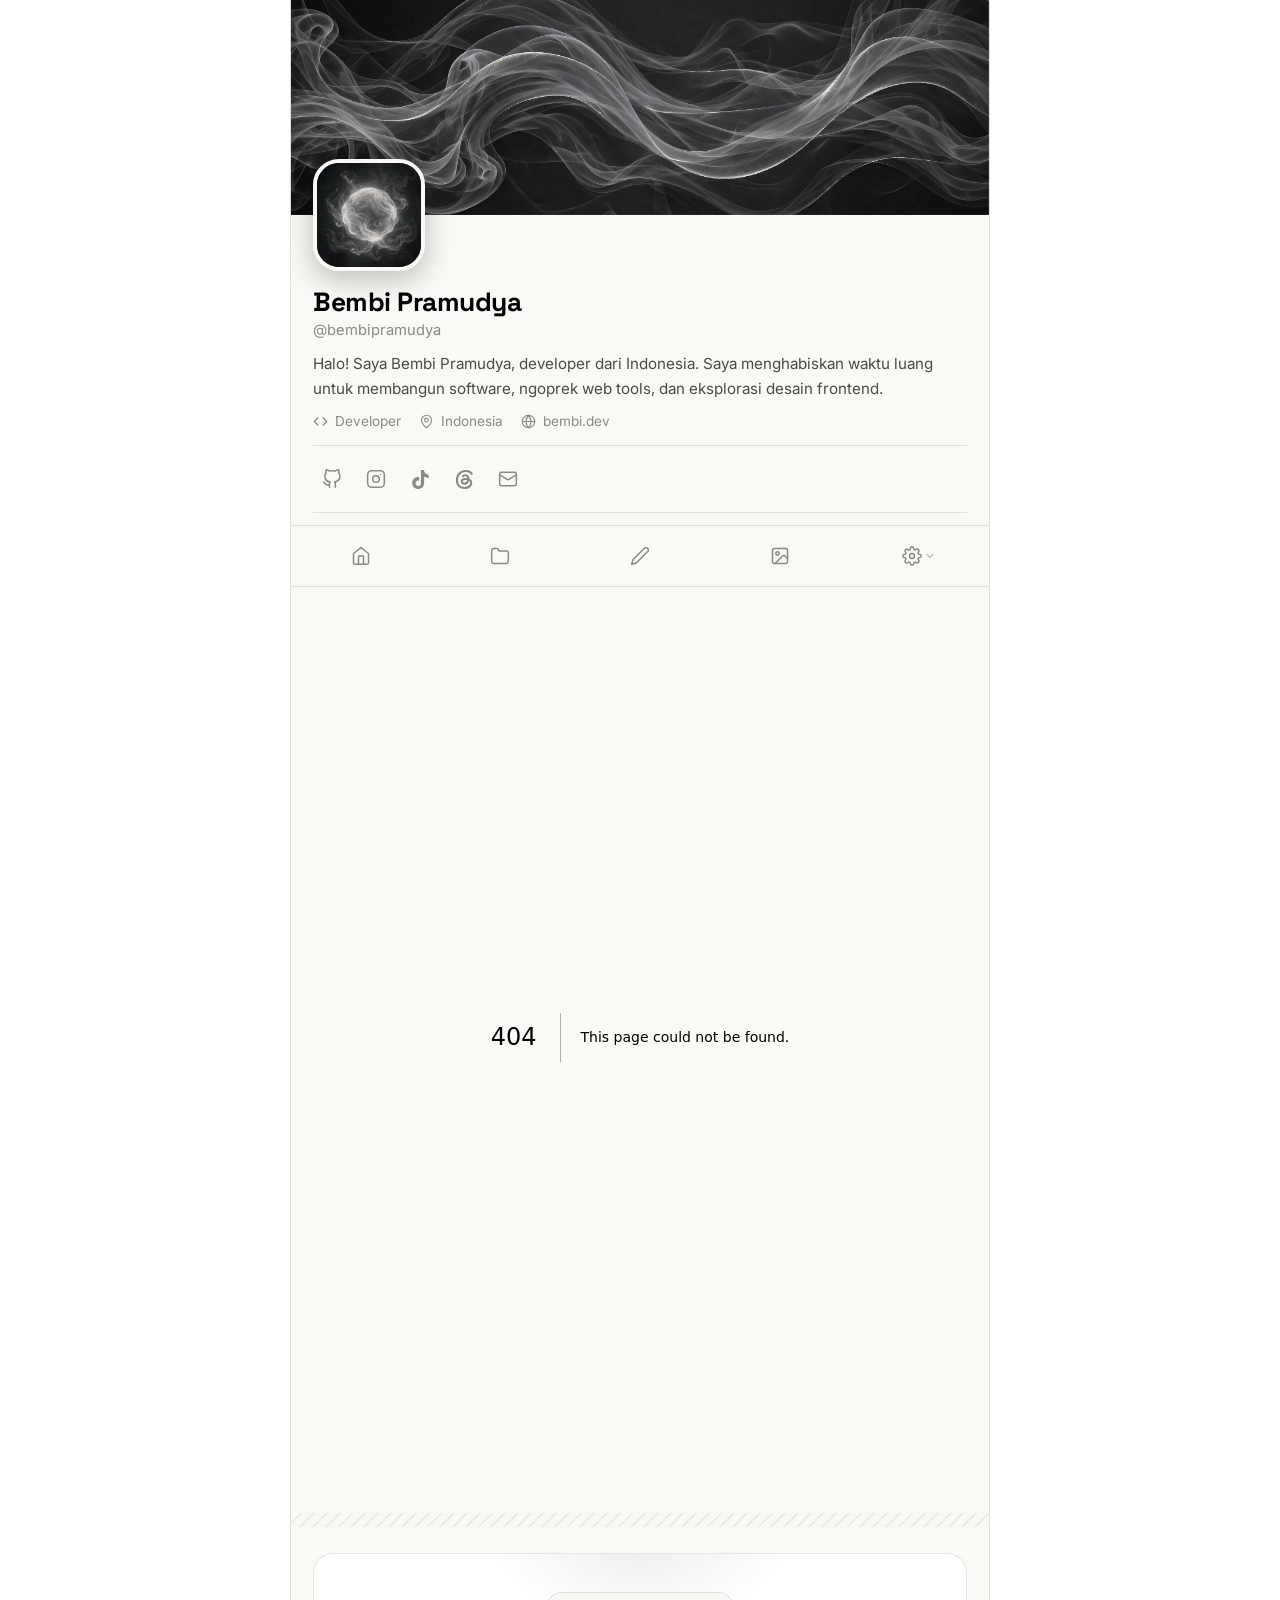
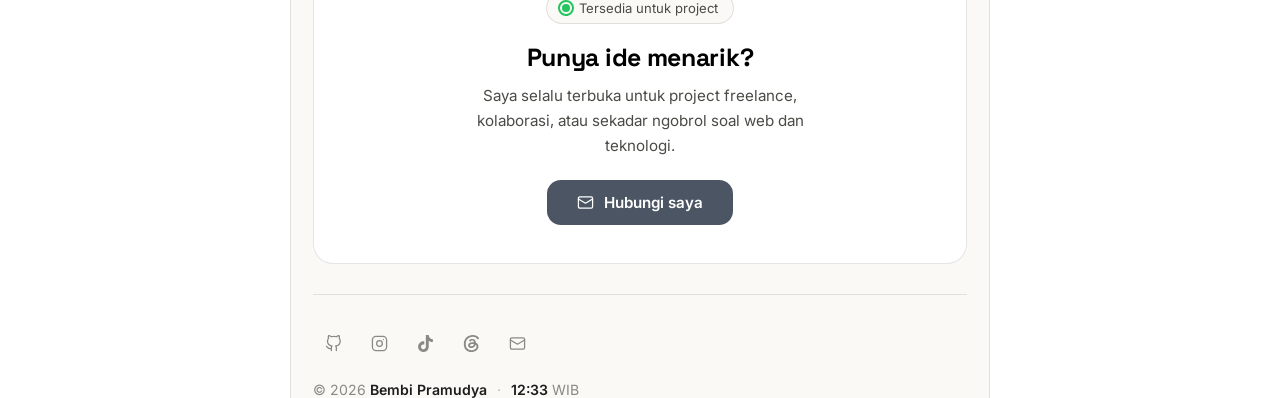
<file: 404/index.html>
<!DOCTYPE html><html lang="id" data-theme="light"><head><meta charSet="utf-8"/><meta name="viewport" content="width=device-width, initial-scale=1"/><link rel="preload" as="image" href="/cover.jpg"/><link rel="preload" as="image" href="/avatar.jpg"/><link rel="stylesheet" href="/_next/static/chunks/1gd988xk2qmdi.css" data-precedence="next"/><link rel="preload" as="script" fetchPriority="low" href="/_next/static/chunks/310vm2bl3xxpt.js"/><script src="/_next/static/chunks/19mx3mg6lkumu.js" async=""></script><script src="/_next/static/chunks/0bma92pht_c97.js" async=""></script><script src="/_next/static/chunks/344n2zhqbh4pn.js" async=""></script><script src="/_next/static/chunks/turbopack-154wuuf6u0_13.js" async=""></script><script src="/_next/static/chunks/3rq64og7hlmq2.js" async=""></script><link rel="preload" href="https://fonts.googleapis.com/css2?family=Inter:wght@400;500;600;700&amp;family=Space+Grotesk:wght@500;600;700&amp;display=swap" as="style"/><meta name="robots" content="noindex"/><title>Bembi Pramudya — Developer</title><meta name="description" content="Personal portfolio of Bembi Pramudya"/><link rel="preconnect" href="https://fonts.googleapis.com"/><link rel="preconnect" href="https://fonts.gstatic.com" crossorigin="anonymous"/><title>404: This page could not be found.</title><script>(function(){try{var t=localStorage.getItem('bp-theme')||'light';var e=t;if(t==='auto'){e=matchMedia('(prefers-color-scheme: dark)').matches?'dark':'light';}document.documentElement.dataset.theme=e;}catch(_){document.documentElement.dataset.theme='light';}})();</script><link href="https://fonts.googleapis.com/css2?family=Inter:wght@400;500;600;700&amp;family=Space+Grotesk:wght@500;600;700&amp;display=swap" rel="stylesheet"/><script src="/_next/static/chunks/0cz1d0mv5g_q7.js" noModule=""></script></head><body><div hidden=""><!--$--><!--/$--></div><div class="col"><div class="pad"><div class="cover"><img src="/cover.jpg" alt="Cover"/></div><div class="prof"><div class="avatar"><img src="/avatar.jpg" alt="Foto profil"/></div><h1>Bembi Pramudya</h1><div class="handle">@bembipramudya</div><p class="bio">Halo! Saya Bembi Pramudya, developer dari Indonesia. Saya menghabiskan waktu luang untuk membangun software, ngoprek web tools, dan eksplorasi desain frontend.</p><div class="meta-row"><span class="mitem"><svg viewBox="0 0 24 24" width="15" height="15" fill="none" stroke="currentColor" stroke-width="1.8" stroke-linecap="round" stroke-linejoin="round" aria-hidden="true"><polyline points="16 18 22 12 16 6"></polyline><polyline points="8 6 2 12 8 18"></polyline></svg>Developer</span><span class="mitem"><svg viewBox="0 0 24 24" width="15" height="15" fill="none" stroke="currentColor" stroke-width="1.8" stroke-linecap="round" stroke-linejoin="round" aria-hidden="true"><path d="M20 10c0 6-8 12-8 12s-8-6-8-12a8 8 0 0 1 16 0Z"></path><circle cx="12" cy="10" r="3"></circle></svg>Indonesia</span><span class="mitem"><svg viewBox="0 0 24 24" width="15" height="15" fill="none" stroke="currentColor" stroke-width="1.8" stroke-linecap="round" stroke-linejoin="round" aria-hidden="true"><circle cx="12" cy="12" r="10"></circle><path d="M2 12h20M12 2a15.3 15.3 0 0 1 4 10 15.3 15.3 0 0 1-4 10 15.3 15.3 0 0 1-4-10 15.3 15.3 0 0 1 4-10z"></path></svg>bembi.dev</span></div><div class="socline"></div><div class="socials"><a href="https://github.com/bembipramudya" aria-label="GitHub" target="_blank" rel="noreferrer"><svg viewBox="0 0 24 24" width="20" height="20" fill="none" stroke="currentColor" stroke-width="1.8" stroke-linecap="round" stroke-linejoin="round" aria-hidden="true"><path d="M9 19c-5 1.5-5-2.5-7-3m14 6v-3.87a3.37 3.37 0 0 0-.94-2.61c3.14-.35 6.44-1.54 6.44-7A5.44 5.44 0 0 0 20 4.77 5.07 5.07 0 0 0 19.91 1S18.73.65 16 2.48a13.38 13.38 0 0 0-7 0C6.27.65 5.09 1 5.09 1A5.07 5.07 0 0 0 5 4.77a5.44 5.44 0 0 0-1.5 3.78c0 5.42 3.3 6.61 6.44 7A3.37 3.37 0 0 0 9 18.13V22"></path></svg></a><a href="https://instagram.com/bembipramudya" aria-label="Instagram" target="_blank" rel="noreferrer"><svg viewBox="0 0 24 24" width="20" height="20" fill="none" stroke="currentColor" stroke-width="1.8" stroke-linecap="round" stroke-linejoin="round" aria-hidden="true"><rect x="2" y="2" width="20" height="20" rx="5"></rect><circle cx="12" cy="12" r="4"></circle><circle cx="17.5" cy="6.5" r=".9" fill="currentColor" stroke="none"></circle></svg></a><a href="https://tiktok.com/@notb3m" aria-label="TikTok" target="_blank" rel="noreferrer"><svg viewBox="0 0 24 24" width="19" height="19" fill="currentColor" aria-hidden="true"><path d="M12.525.02c1.31-.02 2.61-.01 3.91-.02.08 1.53.63 3.09 1.75 4.17 1.12 1.11 2.7 1.62 4.24 1.79v4.03c-1.44-.05-2.89-.35-4.2-.97-.57-.26-1.1-.59-1.62-.93-.01 2.92.01 5.84-.02 8.75-.08 1.4-.54 2.79-1.35 3.94-1.31 1.92-3.58 3.17-5.91 3.21-1.43.08-2.86-.31-4.08-1.03-2.02-1.19-3.44-3.37-3.65-5.71-.02-.5-.03-1-.01-1.49.18-1.9 1.12-3.72 2.58-4.96 1.66-1.44 3.98-2.13 6.15-1.72.02 1.48-.04 2.96-.04 4.44-.99-.32-2.15-.23-3.02.37-.63.41-1.11 1.04-1.36 1.75-.21.51-.15 1.07-.14 1.61.24 1.64 1.82 3.02 3.5 2.87 1.12-.01 2.19-.66 2.77-1.61.19-.33.4-.67.41-1.06.1-1.79.06-3.57.07-5.36.01-4.03-.01-8.05.02-12.07z"></path></svg></a><a href="https://threads.com/@bembipramudya" aria-label="Threads" target="_blank" rel="noreferrer"><svg viewBox="0 0 24 24" width="19" height="19" fill="currentColor" aria-hidden="true"><path d="M18.263 11.097c-.03-3.486-1.92-5.586-5.111-5.586-2.13 0-3.922.963-4.863 2.499l2.062 1.438c.535-.843 1.272-1.543 2.628-1.543 1.528 0 2.318.85 2.544 2.431a15 15 0 0 0-2.236-.173c-4.125 0-6.068 1.867-6.068 4.336s1.943 3.99 4.804 3.99c3.139 0 5.013-2.115 5.781-4.735.798.361 1.348 1.204 1.348 2.47 0 3.387-3.907 5.232-7.22 5.232-4.885 0-8.077-3.207-8.077-8.424 0-6.392 4.223-10.487 9.9-10.487 3.808 0 5.69 1.671 6.97 3.914l2.108-1.475C21.44 2.078 18.331 0 13.663 0 6.227 0 1.168 5.277 1.168 12.934c0 7 4.953 11.066 10.856 11.066 4.878 0 9.809-2.846 9.809-7.716 0-2.545-1.46-4.231-3.569-5.187m-6.33 4.855c-1.077 0-2.026-.512-2.026-1.453 0-1.483 1.822-1.934 3.606-1.934.678 0 1.34.045 1.927.173-.422 1.927-1.671 3.215-3.508 3.214Z"></path></svg></a><a href="mailto:bembipramudya383@gmail.com" aria-label="Email"><svg viewBox="0 0 24 24" width="20" height="20" fill="none" stroke="currentColor" stroke-width="1.8" stroke-linecap="round" stroke-linejoin="round" aria-hidden="true"><rect x="2" y="4" width="20" height="16" rx="2"></rect><path d="m22 7-10 6L2 7"></path></svg></a></div><div class="socline socline-b"></div></div></div><nav class="tabs"><a class="tab" aria-label="Beranda" href="/"><svg viewBox="0 0 24 24" width="20" height="20" fill="none" stroke="currentColor" stroke-width="1.8" stroke-linecap="round" stroke-linejoin="round" aria-hidden="true"><path d="m3 9 9-7 9 7v11a2 2 0 0 1-2 2H5a2 2 0 0 1-2-2z"></path><path d="M9 22V12h6v10"></path></svg><span class="tlabel">Beranda</span><span class="tabline"></span></a><a class="tab" aria-label="Proyek" href="/projects/"><svg viewBox="0 0 24 24" width="20" height="20" fill="none" stroke="currentColor" stroke-width="1.8" stroke-linecap="round" stroke-linejoin="round" aria-hidden="true"><path d="M22 19a2 2 0 0 1-2 2H4a2 2 0 0 1-2-2V5a2 2 0 0 1 2-2h5l2 3h9a2 2 0 0 1 2 2z"></path></svg><span class="tlabel">Proyek</span><span class="tabline"></span></a><a class="tab" aria-label="Blog" href="/blog/"><svg viewBox="0 0 24 24" width="20" height="20" fill="none" stroke="currentColor" stroke-width="1.8" stroke-linecap="round" stroke-linejoin="round" aria-hidden="true"><path d="M17 3a2.85 2.83 0 1 1 4 4L7.5 20.5 2 22l1.5-5.5Z"></path></svg><span class="tlabel">Blog</span><span class="tabline"></span></a><a class="tab" aria-label="Galeri" href="/gallery/"><svg viewBox="0 0 24 24" width="20" height="20" fill="none" stroke="currentColor" stroke-width="1.8" stroke-linecap="round" stroke-linejoin="round" aria-hidden="true"><rect x="3" y="3" width="18" height="18" rx="2"></rect><circle cx="9" cy="9" r="2"></circle><path d="m21 15-3.1-3.1a2 2 0 0 0-2.8 0L6 21"></path></svg><span class="tlabel">Galeri</span><span class="tabline"></span></a><div class="setwrap"><button class="tab" aria-label="Pengaturan"><svg viewBox="0 0 24 24" width="20" height="20" fill="none" stroke="currentColor" stroke-width="1.8" stroke-linecap="round" stroke-linejoin="round" aria-hidden="true"><circle cx="12" cy="12" r="3"></circle><path d="M19.4 15a1.65 1.65 0 0 0 .33 1.82l.06.06a2 2 0 1 1-2.83 2.83l-.06-.06a1.65 1.65 0 0 0-1.82-.33 1.65 1.65 0 0 0-1 1.51V21a2 2 0 1 1-4 0v-.09A1.65 1.65 0 0 0 9 19.4a1.65 1.65 0 0 0-1.82.33l-.06.06a2 2 0 1 1-2.83-2.83l.06-.06a1.65 1.65 0 0 0 .33-1.82 1.65 1.65 0 0 0-1.51-1H3a2 2 0 1 1 0-4h.09A1.65 1.65 0 0 0 4.6 9a1.65 1.65 0 0 0-.33-1.82l-.06-.06a2 2 0 1 1 2.83-2.83l.06.06a1.65 1.65 0 0 0 1.82.33H9a1.65 1.65 0 0 0 1-1.51V3a2 2 0 1 1 4 0v.09a1.65 1.65 0 0 0 1 1.51 1.65 1.65 0 0 0 1.82-.33l.06-.06a2 2 0 1 1 2.83 2.83l-.06.06a1.65 1.65 0 0 0-.33 1.82V9a1.65 1.65 0 0 0 1.51 1H21a2 2 0 1 1 0 4h-.09a1.65 1.65 0 0 0-1.51 1z"></path></svg><svg class="chev" viewBox="0 0 24 24" fill="none" stroke="currentColor" stroke-width="2" stroke-linecap="round" stroke-linejoin="round"><path d="m6 9 6 6 6-6"></path></svg><span class="tabline"></span></button></div></nav><div style="font-family:system-ui,&quot;Segoe UI&quot;,Roboto,Helvetica,Arial,sans-serif,&quot;Apple Color Emoji&quot;,&quot;Segoe UI Emoji&quot;;height:100vh;text-align:center;display:flex;flex-direction:column;align-items:center;justify-content:center"><div><style>body{color:#000;background:#fff;margin:0}.next-error-h1{border-right:1px solid rgba(0,0,0,.3)}@media (prefers-color-scheme:dark){body{color:#fff;background:#000}.next-error-h1{border-right:1px solid rgba(255,255,255,.3)}}</style><h1 class="next-error-h1" style="display:inline-block;margin:0 20px 0 0;padding:0 23px 0 0;font-size:24px;font-weight:500;vertical-align:top;line-height:49px">404</h1><div style="display:inline-block"><h2 style="font-size:14px;font-weight:400;line-height:49px;margin:0">This page could not be found.</h2></div></div></div><!--$--><!--/$--><div class="stripes"></div><footer class="pad"><div class="cta" data-rv="true"><div class="avail"><span class="dot"></span>Tersedia untuk project</div><h3>Punya ide menarik?</h3><p>Saya selalu terbuka untuk project freelance, kolaborasi, atau sekadar ngobrol soal web dan teknologi.</p><a class="ctabtn" href="mailto:bembipramudya383@gmail.com"><svg viewBox="0 0 24 24" width="20" height="20" fill="none" stroke="currentColor" stroke-width="1.8" stroke-linecap="round" stroke-linejoin="round" aria-hidden="true"><rect x="2" y="4" width="20" height="16" rx="2"></rect><path d="m22 7-10 6L2 7"></path></svg><span>Hubungi saya</span></a></div><div class="fbar"><div class="socials compact"><a href="https://github.com/bembipramudya" aria-label="GitHub" target="_blank" rel="noreferrer"><svg viewBox="0 0 24 24" width="20" height="20" fill="none" stroke="currentColor" stroke-width="1.8" stroke-linecap="round" stroke-linejoin="round" aria-hidden="true"><path d="M9 19c-5 1.5-5-2.5-7-3m14 6v-3.87a3.37 3.37 0 0 0-.94-2.61c3.14-.35 6.44-1.54 6.44-7A5.44 5.44 0 0 0 20 4.77 5.07 5.07 0 0 0 19.91 1S18.73.65 16 2.48a13.38 13.38 0 0 0-7 0C6.27.65 5.09 1 5.09 1A5.07 5.07 0 0 0 5 4.77a5.44 5.44 0 0 0-1.5 3.78c0 5.42 3.3 6.61 6.44 7A3.37 3.37 0 0 0 9 18.13V22"></path></svg></a><a href="https://instagram.com/bembipramudya" aria-label="Instagram" target="_blank" rel="noreferrer"><svg viewBox="0 0 24 24" width="20" height="20" fill="none" stroke="currentColor" stroke-width="1.8" stroke-linecap="round" stroke-linejoin="round" aria-hidden="true"><rect x="2" y="2" width="20" height="20" rx="5"></rect><circle cx="12" cy="12" r="4"></circle><circle cx="17.5" cy="6.5" r=".9" fill="currentColor" stroke="none"></circle></svg></a><a href="https://tiktok.com/@notb3m" aria-label="TikTok" target="_blank" rel="noreferrer"><svg viewBox="0 0 24 24" width="19" height="19" fill="currentColor" aria-hidden="true"><path d="M12.525.02c1.31-.02 2.61-.01 3.91-.02.08 1.53.63 3.09 1.75 4.17 1.12 1.11 2.7 1.62 4.24 1.79v4.03c-1.44-.05-2.89-.35-4.2-.97-.57-.26-1.1-.59-1.62-.93-.01 2.92.01 5.84-.02 8.75-.08 1.4-.54 2.79-1.35 3.94-1.31 1.92-3.58 3.17-5.91 3.21-1.43.08-2.86-.31-4.08-1.03-2.02-1.19-3.44-3.37-3.65-5.71-.02-.5-.03-1-.01-1.49.18-1.9 1.12-3.72 2.58-4.96 1.66-1.44 3.98-2.13 6.15-1.72.02 1.48-.04 2.96-.04 4.44-.99-.32-2.15-.23-3.02.37-.63.41-1.11 1.04-1.36 1.75-.21.51-.15 1.07-.14 1.61.24 1.64 1.82 3.02 3.5 2.87 1.12-.01 2.19-.66 2.77-1.61.19-.33.4-.67.41-1.06.1-1.79.06-3.57.07-5.36.01-4.03-.01-8.05.02-12.07z"></path></svg></a><a href="https://threads.com/@bembipramudya" aria-label="Threads" target="_blank" rel="noreferrer"><svg viewBox="0 0 24 24" width="19" height="19" fill="currentColor" aria-hidden="true"><path d="M18.263 11.097c-.03-3.486-1.92-5.586-5.111-5.586-2.13 0-3.922.963-4.863 2.499l2.062 1.438c.535-.843 1.272-1.543 2.628-1.543 1.528 0 2.318.85 2.544 2.431a15 15 0 0 0-2.236-.173c-4.125 0-6.068 1.867-6.068 4.336s1.943 3.99 4.804 3.99c3.139 0 5.013-2.115 5.781-4.735.798.361 1.348 1.204 1.348 2.47 0 3.387-3.907 5.232-7.22 5.232-4.885 0-8.077-3.207-8.077-8.424 0-6.392 4.223-10.487 9.9-10.487 3.808 0 5.69 1.671 6.97 3.914l2.108-1.475C21.44 2.078 18.331 0 13.663 0 6.227 0 1.168 5.277 1.168 12.934c0 7 4.953 11.066 10.856 11.066 4.878 0 9.809-2.846 9.809-7.716 0-2.545-1.46-4.231-3.569-5.187m-6.33 4.855c-1.077 0-2.026-.512-2.026-1.453 0-1.483 1.822-1.934 3.606-1.934.678 0 1.34.045 1.927.173-.422 1.927-1.671 3.215-3.508 3.214Z"></path></svg></a><a href="mailto:bembipramudya383@gmail.com" aria-label="Email"><svg viewBox="0 0 24 24" width="20" height="20" fill="none" stroke="currentColor" stroke-width="1.8" stroke-linecap="round" stroke-linejoin="round" aria-hidden="true"><rect x="2" y="4" width="20" height="16" rx="2"></rect><path d="m22 7-10 6L2 7"></path></svg></a></div><div class="fmeta"><span>© 2026 <b>Bembi Pramudya</b></span><span class="fdot">·</span><span><b>--:--</b> WIB</span></div></div></footer></div><button id="fabTop" class="" aria-label="Top"><svg viewBox="0 0 48 48"><circle cx="24" cy="24" r="22" class="ring-bg"></circle><circle cx="24" cy="24" r="22" class="ring-fg" stroke-dasharray="138.23007675795088" stroke-dashoffset="138.23007675795088"></circle></svg><svg viewBox="0 0 24 24" width="18" height="18" fill="none" stroke="currentColor" stroke-width="1.8" stroke-linecap="round" stroke-linejoin="round" aria-hidden="true"><path d="M12 19V5"></path><path d="m5 12 7-7 7 7"></path></svg></button><script src="/_next/static/chunks/310vm2bl3xxpt.js" id="_R_" async=""></script><script>(self.__next_f=self.__next_f||[]).push([0])</script><script>self.__next_f.push([1,"1:\"$Sreact.fragment\"\n2:I[23860,[\"/_next/static/chunks/3rq64og7hlmq2.js\"],\"SiteProvider\"]\n3:I[35651,[\"/_next/static/chunks/3rq64og7hlmq2.js\"],\"Chrome\"]\n4:I[39756,[\"/_next/static/chunks/3rq64og7hlmq2.js\"],\"default\"]\n5:I[37457,[\"/_next/static/chunks/3rq64og7hlmq2.js\"],\"default\"]\n6:I[97367,[\"/_next/static/chunks/3rq64og7hlmq2.js\"],\"OutletBoundary\"]\n7:\"$Sreact.suspense\"\na:I[97367,[\"/_next/static/chunks/3rq64og7hlmq2.js\"],\"ViewportBoundary\"]\nc:I[97367,[\"/_next/static/chunks/3rq64og7hlmq2.js\"],\"MetadataBoundary\"]\ne:I[68027,[\"/_next/static/chunks/3rq64og7hlmq2.js\"],\"default\",1]\n:HL[\"/_next/static/chunks/1gd988xk2qmdi.css\",\"style\"]\n:HL[\"https://fonts.googleapis.com/css2?family=Inter:wght@400;500;600;700\u0026family=Space+Grotesk:wght@500;600;700\u0026display=swap\",\"style\"]\n9:X\n0:{\"P\":null,\"c\":[\"\",\"_not-found\",\"\"],\"q\":\"\",\"i\":false,\"f\":[[[\"\",{\"children\":[\"/_not-found\",{\"children\":[\"__PAGE__\",{},\"$undefined\",\"$undefined\",4608]},\"$undefined\",\"$undefined\",4608]},\"$undefined\",\"$undefined\",4624],[[\"$\",\"$1\",\"c\",{\"children\":[[[\"$\",\"link\",\"0\",{\"rel\":\"stylesheet\",\"href\":\"/_next/static/chunks/1gd988xk2qmdi.css\",\"precedence\":\"next\",\"crossOrigin\":\"$undefined\",\"nonce\":\"$undefined\"}],[\"$\",\"script\",\"script-0\",{\"src\":\"/_next/static/chunks/3rq64og7hlmq2.js\",\"async\":true,\"nonce\":\"$undefined\"}]],[\"$\",\"html\",null,{\"lang\":\"id\",\"data-theme\":\"light\",\"suppressHydrationWarning\":true,\"children\":[[\"$\",\"head\",null,{\"children\":[[\"$\",\"script\",null,{\"dangerouslySetInnerHTML\":{\"__html\":\"(function(){try{var t=localStorage.getItem('bp-theme')||'light';var e=t;if(t==='auto'){e=matchMedia('(prefers-color-scheme: dark)').matches?'dark':'light';}document.documentElement.dataset.theme=e;}catch(_){document.documentElement.dataset.theme='light';}})();\"}}],[\"$\",\"link\",null,{\"rel\":\"preconnect\",\"href\":\"https://fonts.googleapis.com\"}],[\"$\",\"link\",null,{\"rel\":\"preconnect\",\"href\":\"https://fonts.gstatic.com\",\"crossOrigin\":\"anonymous\"}],[\"$\",\"link\",null,{\"href\":\"https://fonts.googleapis.com/css2?family=Inter:wght@400;500;600;700\u0026family=Space+Grotesk:wght@500;600;700\u0026display=swap\",\"rel\":\"stylesheet\"}]]}],[\"$\",\"body\",null,{\"children\":[\"$\",\"$L2\",null,{\"children\":[\"$\",\"$L3\",null,{\"children\":[\"$\",\"$L4\",null,{\"parallelRouterKey\":\"children\",\"error\":\"$undefined\",\"errorStyles\":\"$undefined\",\"errorScripts\":\"$undefined\",\"template\":[\"$\",\"$L5\",null,{}],\"templateStyles\":\"$undefined\",\"templateScripts\":\"$undefined\",\"notFound\":[[[\"$\",\"title\",null,{\"children\":\"404: This page could not be found.\"}],[\"$\",\"div\",null,{\"style\":{\"fontFamily\":\"system-ui,\\\"Segoe UI\\\",Roboto,Helvetica,Arial,sans-serif,\\\"Apple Color Emoji\\\",\\\"Segoe UI Emoji\\\"\",\"height\":\"100vh\",\"textAlign\":\"center\",\"display\":\"flex\",\"flexDirection\":\"column\",\"alignItems\":\"center\",\"justifyContent\":\"center\"},\"children\":[\"$\",\"div\",null,{\"children\":[[\"$\",\"style\",null,{\"dangerouslySetInnerHTML\":{\"__html\":\"body{color:#000;background:#fff;margin:0}.next-error-h1{border-right:1px solid rgba(0,0,0,.3)}@media (prefers-color-scheme:dark){body{color:#fff;background:#000}.next-error-h1{border-right:1px solid rgba(255,255,255,.3)}}\"}}],[\"$\",\"h1\",null,{\"className\":\"next-error-h1\",\"style\":{\"display\":\"inline-block\",\"margin\":\"0 20px 0 0\",\"padding\":\"0 23px 0 0\",\"fontSize\":24,\"fontWeight\":500,\"verticalAlign\":\"top\",\"lineHeight\":\"49px\"},\"children\":404}],[\"$\",\"div\",null,{\"style\":{\"display\":\"inline-block\"},\"children\":[\"$\",\"h2\",null,{\"style\":{\"fontSize\":14,\"fontWeight\":400,\"lineHeight\":\"49px\",\"margin\":0},\"children\":\"This page could not be found.\"}]}]]}]}]],[]],\"forbidden\":\"$undefined\",\"unauthorized\":\"$undefined\"}]}]}]}]]}]]}],{\"children\":[[\"$\",\"$1\",\"c\",{\"children\":[null,[\"$\",\"$L4\",null,{\"parallelRouterKey\":\"children\",\"error\":\"$undefined\",\"errorStyles\":\"$undefined\",\"errorScripts\":\"$undefined\",\"template\":[\"$\",\"$L5\",null,{}],\"templateStyles\":\"$undefined\",\"templateScripts\":\"$undefined\",\"notFound\":\"$undefined\",\"forbidden\":\"$undefined\",\"unauthorized\":\"$undefined\"}]]}],{\"children\":[[\"$\",\"$1\",\"c\",{\"children\":[[[\"$\",\"title\",null,{\"children\":\"404: This page could not be found.\"}],[\"$\",\"div\",null,{\"style\":\"$0:f:0:1:0:props:children:1:props:children:1:props:children:props:children:props:children:props:notFound:0:1:props:style\",\"children\":[\"$\",\"div\",null,{\"children\":[[\"$\",\"style\",null,{\"dangerouslySetInnerHTML\":{\"__html\":\"body{color:#000;background:#fff;margin:0}.next-error-h1{border-right:1px solid rgba(0,0,0,.3)}@media (prefers-color-scheme:dark){body{color:#fff;background:#000}.next-error-h1{border-right:1px solid rgba(255,255,255,.3)}}\"}}],[\"$\",\"h1\",null,{\"className\":\"next-error-h1\",\"style\":\"$0:f:0:1:0:props:children:1:props:children:1:props:children:props:children:props:children:props:notFound:0:1:props:children:props:children:1:props:style\",\"children\":404}],[\"$\",\"div\",null,{\"style\":\"$0:f:0:1:0:props:children:1:props:children:1:props:children:props:children:props:children:props:notFound:0:1:props:children:props:children:2:props:style\",\"children\":[\"$\",\"h2\",null,{\"style\":\"$0:f:0:1:0:props:children:1:props:children:1:props:children:props:children:props:children:props:notFound:0:1:props:children:props:children:2:props:children:props:style\",\"children\":\"This page could not be found.\"}]}]]}]}]],null,[\"$\",\"$L6\",null,{\"children\":[\"$\",\"$7\",null,{\"name\":\"Next.MetadataOutlet\",\"children\":\"$@8\"}]}]]}],{},null,false,null]},null,false,\"$9\"]},null,false,null],[\"$\",\"$1\",\"h\",{\"children\":[[\"$\",\"meta\",null,{\"name\":\"robots\",\"content\":\"noindex\"}],[\"$\",\"$La\",null,{\"children\":\"$Lb\"}],[\"$\",\"div\",null,{\"hidden\":true,\"children\":[\"$\",\"$Lc\",null,{\"children\":[\"$\",\"$7\",null,{\"name\":\"Next.Metadata\",\"children\":\"$Ld\"}]}]}],null]}],false]],\"m\":\"$undefined\",\"G\":[\"$e\",[[\"$\",\"link\",\"0\",{\"rel\":\"stylesheet\",\"href\":\"/_next/static/chunks/1gd988xk2qmdi.css\",\"precedence\":\"next\",\"crossOrigin\":\"$undefined\",\"nonce\":\"$undefined\"}]]],\"S\":true,\"h\":null,\"r\":\"$undefined\",\"s\":\"$undefined\",\"a\":\"$undefined\",\"l\":\"$undefined\",\"p\":\"$undefined\",\"d\":\"$undefined\",\"b\":\"DuqFTUgxTRLiheby8s0_p\"}\n9:C\nb:[[\"$\",\"meta\",\"0\",{\"charSet\":\"utf-8\"}],[\"$\",\"meta\",\"1\",{\"name\":\"viewport\",\"content\":\"width=device-width, initial-scale=1\"}]]\n8:null\nd:[[\"$\",\"title\",\"0\",{\"children\":\"Bembi Pramudya — Developer\"}],[\"$\",\"meta\",\"1\",{\"name\":\"description\",\"content\":\"Personal portfolio of Bembi Pramudya\"}]]\n"])</script></body></html>
</file>
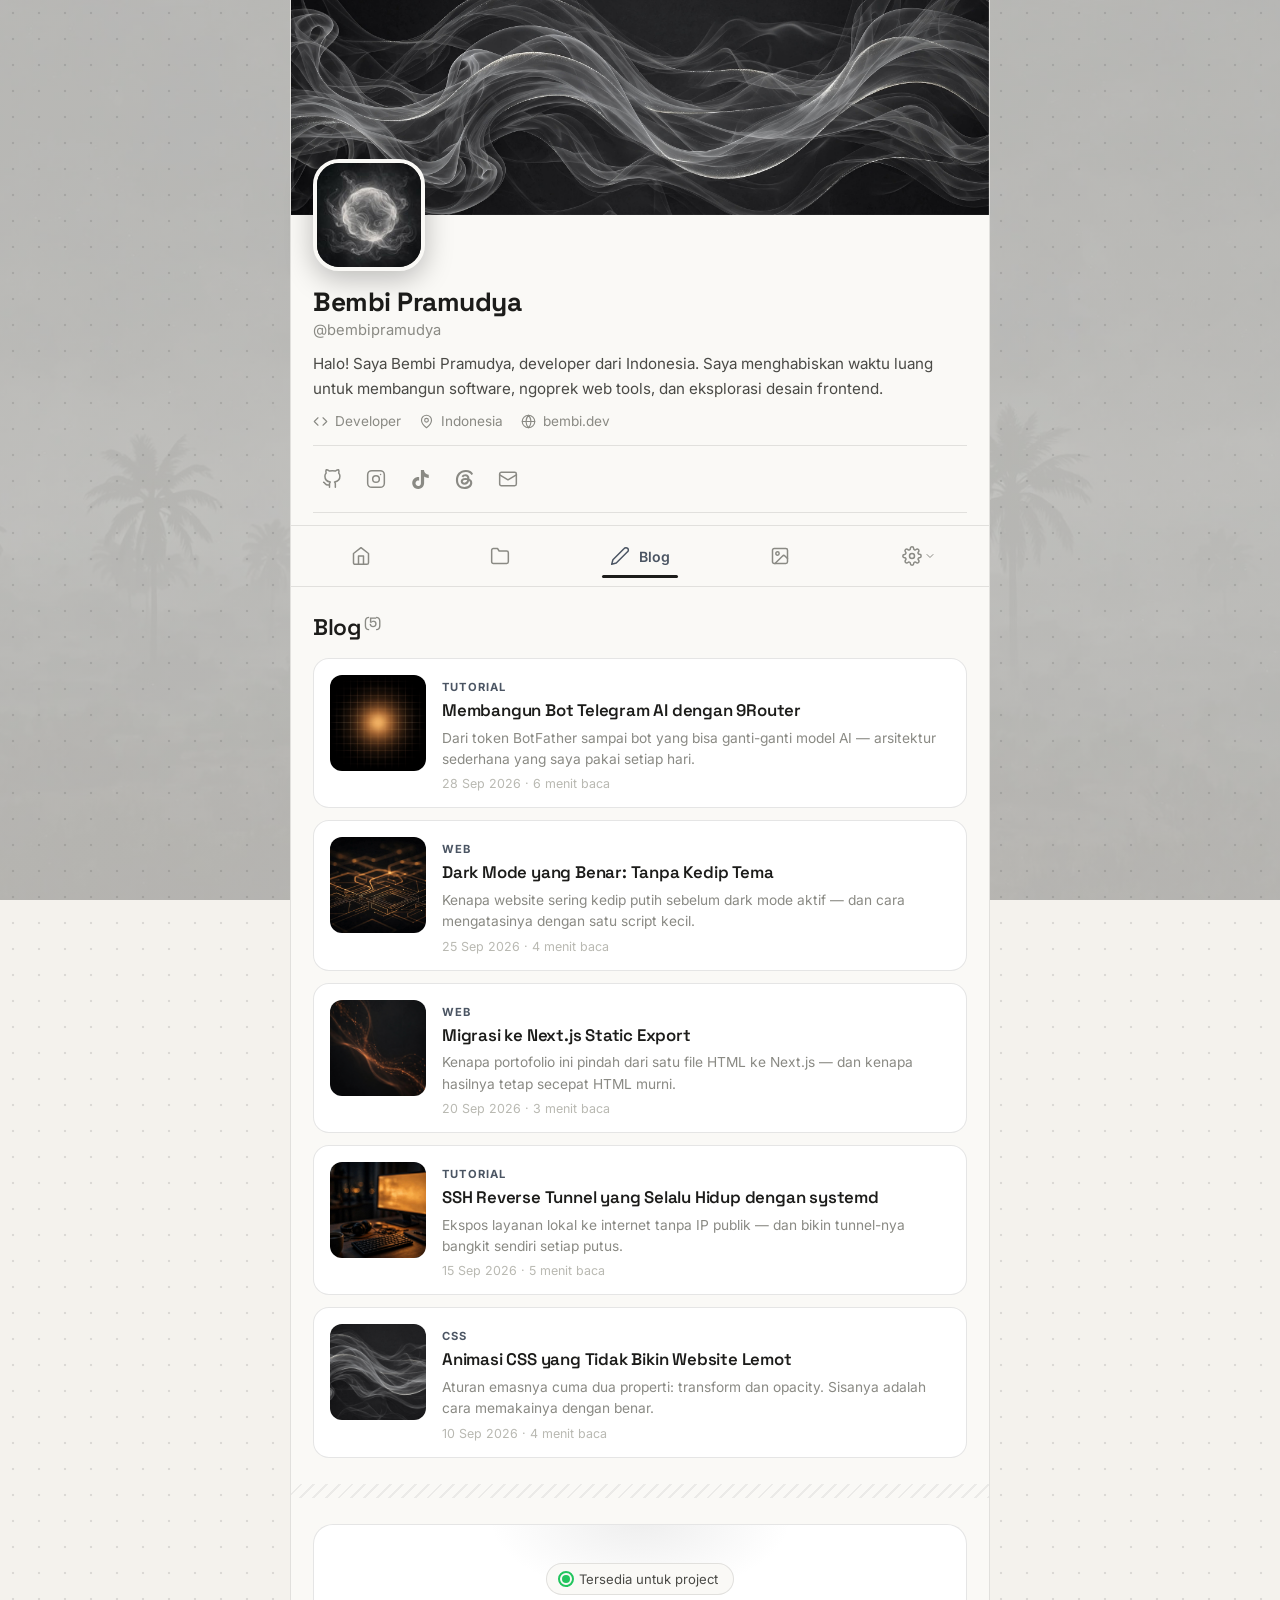
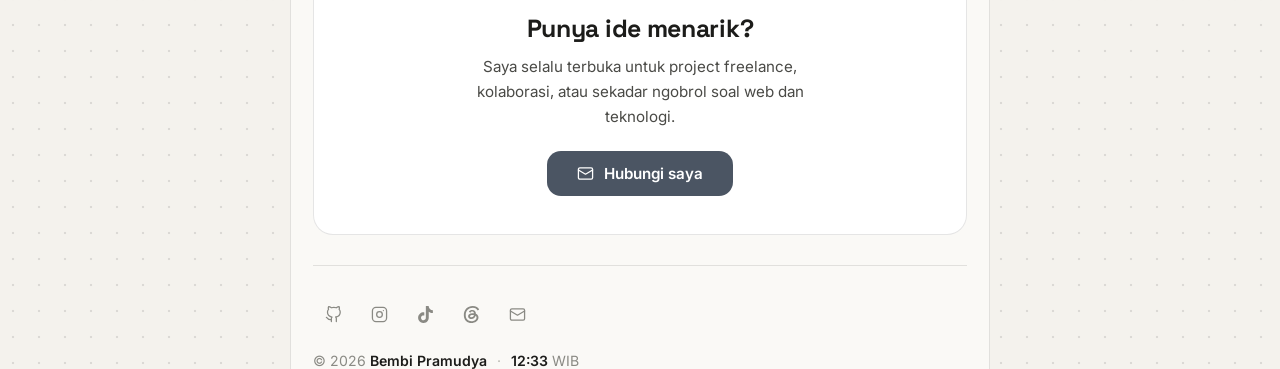
<file: blog/index.html>
<!DOCTYPE html><html lang="id" data-theme="light"><head><meta charSet="utf-8"/><meta name="viewport" content="width=device-width, initial-scale=1"/><link rel="preload" as="image" href="/cover.jpg"/><link rel="preload" as="image" href="/avatar.jpg"/><link rel="stylesheet" href="/_next/static/chunks/1gd988xk2qmdi.css" data-precedence="next"/><link rel="preload" as="script" fetchPriority="low" href="/_next/static/chunks/310vm2bl3xxpt.js"/><script src="/_next/static/chunks/19mx3mg6lkumu.js" async=""></script><script src="/_next/static/chunks/0bma92pht_c97.js" async=""></script><script src="/_next/static/chunks/344n2zhqbh4pn.js" async=""></script><script src="/_next/static/chunks/turbopack-154wuuf6u0_13.js" async=""></script><script src="/_next/static/chunks/3rq64og7hlmq2.js" async=""></script><script src="/_next/static/chunks/2pydzco53r9bn.js" async=""></script><link rel="preload" href="https://fonts.googleapis.com/css2?family=Inter:wght@400;500;600;700&amp;family=Space+Grotesk:wght@500;600;700&amp;display=swap" as="style"/><title>Bembi Pramudya — Developer</title><meta name="description" content="Personal portfolio of Bembi Pramudya"/><link rel="preconnect" href="https://fonts.googleapis.com"/><link rel="preconnect" href="https://fonts.gstatic.com" crossorigin="anonymous"/><script>(function(){try{var t=localStorage.getItem('bp-theme')||'light';var e=t;if(t==='auto'){e=matchMedia('(prefers-color-scheme: dark)').matches?'dark':'light';}document.documentElement.dataset.theme=e;}catch(_){document.documentElement.dataset.theme='light';}})();</script><link href="https://fonts.googleapis.com/css2?family=Inter:wght@400;500;600;700&amp;family=Space+Grotesk:wght@500;600;700&amp;display=swap" rel="stylesheet"/><script src="/_next/static/chunks/0cz1d0mv5g_q7.js" noModule=""></script></head><body><div hidden=""><!--$--><!--/$--></div><div class="col"><div class="pad"><div class="cover"><img src="/cover.jpg" alt="Cover"/></div><div class="prof"><div class="avatar"><img src="/avatar.jpg" alt="Foto profil"/></div><h1>Bembi Pramudya</h1><div class="handle">@bembipramudya</div><p class="bio">Halo! Saya Bembi Pramudya, developer dari Indonesia. Saya menghabiskan waktu luang untuk membangun software, ngoprek web tools, dan eksplorasi desain frontend.</p><div class="meta-row"><span class="mitem"><svg viewBox="0 0 24 24" width="15" height="15" fill="none" stroke="currentColor" stroke-width="1.8" stroke-linecap="round" stroke-linejoin="round" aria-hidden="true"><polyline points="16 18 22 12 16 6"></polyline><polyline points="8 6 2 12 8 18"></polyline></svg>Developer</span><span class="mitem"><svg viewBox="0 0 24 24" width="15" height="15" fill="none" stroke="currentColor" stroke-width="1.8" stroke-linecap="round" stroke-linejoin="round" aria-hidden="true"><path d="M20 10c0 6-8 12-8 12s-8-6-8-12a8 8 0 0 1 16 0Z"></path><circle cx="12" cy="10" r="3"></circle></svg>Indonesia</span><span class="mitem"><svg viewBox="0 0 24 24" width="15" height="15" fill="none" stroke="currentColor" stroke-width="1.8" stroke-linecap="round" stroke-linejoin="round" aria-hidden="true"><circle cx="12" cy="12" r="10"></circle><path d="M2 12h20M12 2a15.3 15.3 0 0 1 4 10 15.3 15.3 0 0 1-4 10 15.3 15.3 0 0 1-4-10 15.3 15.3 0 0 1 4-10z"></path></svg>bembi.dev</span></div><div class="socline"></div><div class="socials"><a href="https://github.com/bembipramudya" aria-label="GitHub" target="_blank" rel="noreferrer"><svg viewBox="0 0 24 24" width="20" height="20" fill="none" stroke="currentColor" stroke-width="1.8" stroke-linecap="round" stroke-linejoin="round" aria-hidden="true"><path d="M9 19c-5 1.5-5-2.5-7-3m14 6v-3.87a3.37 3.37 0 0 0-.94-2.61c3.14-.35 6.44-1.54 6.44-7A5.44 5.44 0 0 0 20 4.77 5.07 5.07 0 0 0 19.91 1S18.73.65 16 2.48a13.38 13.38 0 0 0-7 0C6.27.65 5.09 1 5.09 1A5.07 5.07 0 0 0 5 4.77a5.44 5.44 0 0 0-1.5 3.78c0 5.42 3.3 6.61 6.44 7A3.37 3.37 0 0 0 9 18.13V22"></path></svg></a><a href="https://instagram.com/bembipramudya" aria-label="Instagram" target="_blank" rel="noreferrer"><svg viewBox="0 0 24 24" width="20" height="20" fill="none" stroke="currentColor" stroke-width="1.8" stroke-linecap="round" stroke-linejoin="round" aria-hidden="true"><rect x="2" y="2" width="20" height="20" rx="5"></rect><circle cx="12" cy="12" r="4"></circle><circle cx="17.5" cy="6.5" r=".9" fill="currentColor" stroke="none"></circle></svg></a><a href="https://tiktok.com/@notb3m" aria-label="TikTok" target="_blank" rel="noreferrer"><svg viewBox="0 0 24 24" width="19" height="19" fill="currentColor" aria-hidden="true"><path d="M12.525.02c1.31-.02 2.61-.01 3.91-.02.08 1.53.63 3.09 1.75 4.17 1.12 1.11 2.7 1.62 4.24 1.79v4.03c-1.44-.05-2.89-.35-4.2-.97-.57-.26-1.1-.59-1.62-.93-.01 2.92.01 5.84-.02 8.75-.08 1.4-.54 2.79-1.35 3.94-1.31 1.92-3.58 3.17-5.91 3.21-1.43.08-2.86-.31-4.08-1.03-2.02-1.19-3.44-3.37-3.65-5.71-.02-.5-.03-1-.01-1.49.18-1.9 1.12-3.72 2.58-4.96 1.66-1.44 3.98-2.13 6.15-1.72.02 1.48-.04 2.96-.04 4.44-.99-.32-2.15-.23-3.02.37-.63.41-1.11 1.04-1.36 1.75-.21.51-.15 1.07-.14 1.61.24 1.64 1.82 3.02 3.5 2.87 1.12-.01 2.19-.66 2.77-1.61.19-.33.4-.67.41-1.06.1-1.79.06-3.57.07-5.36.01-4.03-.01-8.05.02-12.07z"></path></svg></a><a href="https://threads.com/@bembipramudya" aria-label="Threads" target="_blank" rel="noreferrer"><svg viewBox="0 0 24 24" width="19" height="19" fill="currentColor" aria-hidden="true"><path d="M18.263 11.097c-.03-3.486-1.92-5.586-5.111-5.586-2.13 0-3.922.963-4.863 2.499l2.062 1.438c.535-.843 1.272-1.543 2.628-1.543 1.528 0 2.318.85 2.544 2.431a15 15 0 0 0-2.236-.173c-4.125 0-6.068 1.867-6.068 4.336s1.943 3.99 4.804 3.99c3.139 0 5.013-2.115 5.781-4.735.798.361 1.348 1.204 1.348 2.47 0 3.387-3.907 5.232-7.22 5.232-4.885 0-8.077-3.207-8.077-8.424 0-6.392 4.223-10.487 9.9-10.487 3.808 0 5.69 1.671 6.97 3.914l2.108-1.475C21.44 2.078 18.331 0 13.663 0 6.227 0 1.168 5.277 1.168 12.934c0 7 4.953 11.066 10.856 11.066 4.878 0 9.809-2.846 9.809-7.716 0-2.545-1.46-4.231-3.569-5.187m-6.33 4.855c-1.077 0-2.026-.512-2.026-1.453 0-1.483 1.822-1.934 3.606-1.934.678 0 1.34.045 1.927.173-.422 1.927-1.671 3.215-3.508 3.214Z"></path></svg></a><a href="mailto:bembipramudya383@gmail.com" aria-label="Email"><svg viewBox="0 0 24 24" width="20" height="20" fill="none" stroke="currentColor" stroke-width="1.8" stroke-linecap="round" stroke-linejoin="round" aria-hidden="true"><rect x="2" y="4" width="20" height="16" rx="2"></rect><path d="m22 7-10 6L2 7"></path></svg></a></div><div class="socline socline-b"></div></div></div><nav class="tabs"><a class="tab" aria-label="Beranda" href="/"><svg viewBox="0 0 24 24" width="20" height="20" fill="none" stroke="currentColor" stroke-width="1.8" stroke-linecap="round" stroke-linejoin="round" aria-hidden="true"><path d="m3 9 9-7 9 7v11a2 2 0 0 1-2 2H5a2 2 0 0 1-2-2z"></path><path d="M9 22V12h6v10"></path></svg><span class="tlabel">Beranda</span><span class="tabline"></span></a><a class="tab" aria-label="Proyek" href="/projects/"><svg viewBox="0 0 24 24" width="20" height="20" fill="none" stroke="currentColor" stroke-width="1.8" stroke-linecap="round" stroke-linejoin="round" aria-hidden="true"><path d="M22 19a2 2 0 0 1-2 2H4a2 2 0 0 1-2-2V5a2 2 0 0 1 2-2h5l2 3h9a2 2 0 0 1 2 2z"></path></svg><span class="tlabel">Proyek</span><span class="tabline"></span></a><a class="tab active" aria-label="Blog" href="/blog/"><svg viewBox="0 0 24 24" width="20" height="20" fill="none" stroke="currentColor" stroke-width="1.8" stroke-linecap="round" stroke-linejoin="round" aria-hidden="true"><path d="M17 3a2.85 2.83 0 1 1 4 4L7.5 20.5 2 22l1.5-5.5Z"></path></svg><span class="tlabel">Blog</span><span class="tabline"></span></a><a class="tab" aria-label="Galeri" href="/gallery/"><svg viewBox="0 0 24 24" width="20" height="20" fill="none" stroke="currentColor" stroke-width="1.8" stroke-linecap="round" stroke-linejoin="round" aria-hidden="true"><rect x="3" y="3" width="18" height="18" rx="2"></rect><circle cx="9" cy="9" r="2"></circle><path d="m21 15-3.1-3.1a2 2 0 0 0-2.8 0L6 21"></path></svg><span class="tlabel">Galeri</span><span class="tabline"></span></a><div class="setwrap"><button class="tab" aria-label="Pengaturan"><svg viewBox="0 0 24 24" width="20" height="20" fill="none" stroke="currentColor" stroke-width="1.8" stroke-linecap="round" stroke-linejoin="round" aria-hidden="true"><circle cx="12" cy="12" r="3"></circle><path d="M19.4 15a1.65 1.65 0 0 0 .33 1.82l.06.06a2 2 0 1 1-2.83 2.83l-.06-.06a1.65 1.65 0 0 0-1.82-.33 1.65 1.65 0 0 0-1 1.51V21a2 2 0 1 1-4 0v-.09A1.65 1.65 0 0 0 9 19.4a1.65 1.65 0 0 0-1.82.33l-.06.06a2 2 0 1 1-2.83-2.83l.06-.06a1.65 1.65 0 0 0 .33-1.82 1.65 1.65 0 0 0-1.51-1H3a2 2 0 1 1 0-4h.09A1.65 1.65 0 0 0 4.6 9a1.65 1.65 0 0 0-.33-1.82l-.06-.06a2 2 0 1 1 2.83-2.83l.06.06a1.65 1.65 0 0 0 1.82.33H9a1.65 1.65 0 0 0 1-1.51V3a2 2 0 1 1 4 0v.09a1.65 1.65 0 0 0 1 1.51 1.65 1.65 0 0 0 1.82-.33l.06-.06a2 2 0 1 1 2.83 2.83l-.06.06a1.65 1.65 0 0 0-.33 1.82V9a1.65 1.65 0 0 0 1.51 1H21a2 2 0 1 1 0 4h-.09a1.65 1.65 0 0 0-1.51 1z"></path></svg><svg class="chev" viewBox="0 0 24 24" fill="none" stroke="currentColor" stroke-width="2" stroke-linecap="round" stroke-linejoin="round"><path d="m6 9 6 6 6-6"></path></svg><span class="tabline"></span></button></div></nav><main class="rise"><div class="pad"><section class="block"><div class="sec-head"><h2><span>Blog</span><sup>(<!-- -->5<!-- -->)</sup></h2></div><div><a class="bpost" data-rv="true" data-rvd="1" href="/blog/bot-telegram-ai/"><img class="bthumb" src="/proj3.jpg" alt="" loading="lazy"/><div><span class="btag">Tutorial</span><h3>Membangun Bot Telegram AI dengan 9Router</h3><p class="bex">Dari token BotFather sampai bot yang bisa ganti-ganti model AI — arsitektur sederhana yang saya pakai setiap hari.</p><div class="bmeta">28 Sep 2026<!-- --> · <!-- -->6 menit baca</div></div></a><a class="bpost" data-rv="true" data-rvd="2" href="/blog/dark-mode-tanpa-kedip/"><img class="bthumb" src="/proj1.jpg" alt="" loading="lazy"/><div><span class="btag">Web</span><h3>Dark Mode yang Benar: Tanpa Kedip Tema</h3><p class="bex">Kenapa website sering kedip putih sebelum dark mode aktif — dan cara mengatasinya dengan satu script kecil.</p><div class="bmeta">25 Sep 2026<!-- --> · <!-- -->4 menit baca</div></div></a><a class="bpost" data-rv="true" data-rvd="3" href="/blog/nextjs-static-export/"><img class="bthumb" src="/proj2.jpg" alt="" loading="lazy"/><div><span class="btag">Web</span><h3>Migrasi ke Next.js Static Export</h3><p class="bex">Kenapa portofolio ini pindah dari satu file HTML ke Next.js — dan kenapa hasilnya tetap secepat HTML murni.</p><div class="bmeta">20 Sep 2026<!-- --> · <!-- -->3 menit baca</div></div></a><a class="bpost" data-rv="true" data-rvd="4" href="/blog/ssh-tunnel-systemd/"><img class="bthumb" src="/gal1.jpg" alt="" loading="lazy"/><div><span class="btag">Tutorial</span><h3>SSH Reverse Tunnel yang Selalu Hidup dengan systemd</h3><p class="bex">Ekspos layanan lokal ke internet tanpa IP publik — dan bikin tunnel-nya bangkit sendiri setiap putus.</p><div class="bmeta">15 Sep 2026<!-- --> · <!-- -->5 menit baca</div></div></a><a class="bpost" data-rv="true" data-rvd="1" href="/blog/animasi-css-ringan/"><img class="bthumb" src="/cover.jpg" alt="" loading="lazy"/><div><span class="btag">CSS</span><h3>Animasi CSS yang Tidak Bikin Website Lemot</h3><p class="bex">Aturan emasnya cuma dua properti: transform dan opacity. Sisanya adalah cara memakainya dengan benar.</p><div class="bmeta">10 Sep 2026<!-- --> · <!-- -->4 menit baca</div></div></a></div></section></div></main><!--$--><!--/$--><div class="stripes"></div><footer class="pad"><div class="cta" data-rv="true"><div class="avail"><span class="dot"></span>Tersedia untuk project</div><h3>Punya ide menarik?</h3><p>Saya selalu terbuka untuk project freelance, kolaborasi, atau sekadar ngobrol soal web dan teknologi.</p><a class="ctabtn" href="mailto:bembipramudya383@gmail.com"><svg viewBox="0 0 24 24" width="20" height="20" fill="none" stroke="currentColor" stroke-width="1.8" stroke-linecap="round" stroke-linejoin="round" aria-hidden="true"><rect x="2" y="4" width="20" height="16" rx="2"></rect><path d="m22 7-10 6L2 7"></path></svg><span>Hubungi saya</span></a></div><div class="fbar"><div class="socials compact"><a href="https://github.com/bembipramudya" aria-label="GitHub" target="_blank" rel="noreferrer"><svg viewBox="0 0 24 24" width="20" height="20" fill="none" stroke="currentColor" stroke-width="1.8" stroke-linecap="round" stroke-linejoin="round" aria-hidden="true"><path d="M9 19c-5 1.5-5-2.5-7-3m14 6v-3.87a3.37 3.37 0 0 0-.94-2.61c3.14-.35 6.44-1.54 6.44-7A5.44 5.44 0 0 0 20 4.77 5.07 5.07 0 0 0 19.91 1S18.73.65 16 2.48a13.38 13.38 0 0 0-7 0C6.27.65 5.09 1 5.09 1A5.07 5.07 0 0 0 5 4.77a5.44 5.44 0 0 0-1.5 3.78c0 5.42 3.3 6.61 6.44 7A3.37 3.37 0 0 0 9 18.13V22"></path></svg></a><a href="https://instagram.com/bembipramudya" aria-label="Instagram" target="_blank" rel="noreferrer"><svg viewBox="0 0 24 24" width="20" height="20" fill="none" stroke="currentColor" stroke-width="1.8" stroke-linecap="round" stroke-linejoin="round" aria-hidden="true"><rect x="2" y="2" width="20" height="20" rx="5"></rect><circle cx="12" cy="12" r="4"></circle><circle cx="17.5" cy="6.5" r=".9" fill="currentColor" stroke="none"></circle></svg></a><a href="https://tiktok.com/@notb3m" aria-label="TikTok" target="_blank" rel="noreferrer"><svg viewBox="0 0 24 24" width="19" height="19" fill="currentColor" aria-hidden="true"><path d="M12.525.02c1.31-.02 2.61-.01 3.91-.02.08 1.53.63 3.09 1.75 4.17 1.12 1.11 2.7 1.62 4.24 1.79v4.03c-1.44-.05-2.89-.35-4.2-.97-.57-.26-1.1-.59-1.62-.93-.01 2.92.01 5.84-.02 8.75-.08 1.4-.54 2.79-1.35 3.94-1.31 1.92-3.58 3.17-5.91 3.21-1.43.08-2.86-.31-4.08-1.03-2.02-1.19-3.44-3.37-3.65-5.71-.02-.5-.03-1-.01-1.49.18-1.9 1.12-3.72 2.58-4.96 1.66-1.44 3.98-2.13 6.15-1.72.02 1.48-.04 2.96-.04 4.44-.99-.32-2.15-.23-3.02.37-.63.41-1.11 1.04-1.36 1.75-.21.51-.15 1.07-.14 1.61.24 1.64 1.82 3.02 3.5 2.87 1.12-.01 2.19-.66 2.77-1.61.19-.33.4-.67.41-1.06.1-1.79.06-3.57.07-5.36.01-4.03-.01-8.05.02-12.07z"></path></svg></a><a href="https://threads.com/@bembipramudya" aria-label="Threads" target="_blank" rel="noreferrer"><svg viewBox="0 0 24 24" width="19" height="19" fill="currentColor" aria-hidden="true"><path d="M18.263 11.097c-.03-3.486-1.92-5.586-5.111-5.586-2.13 0-3.922.963-4.863 2.499l2.062 1.438c.535-.843 1.272-1.543 2.628-1.543 1.528 0 2.318.85 2.544 2.431a15 15 0 0 0-2.236-.173c-4.125 0-6.068 1.867-6.068 4.336s1.943 3.99 4.804 3.99c3.139 0 5.013-2.115 5.781-4.735.798.361 1.348 1.204 1.348 2.47 0 3.387-3.907 5.232-7.22 5.232-4.885 0-8.077-3.207-8.077-8.424 0-6.392 4.223-10.487 9.9-10.487 3.808 0 5.69 1.671 6.97 3.914l2.108-1.475C21.44 2.078 18.331 0 13.663 0 6.227 0 1.168 5.277 1.168 12.934c0 7 4.953 11.066 10.856 11.066 4.878 0 9.809-2.846 9.809-7.716 0-2.545-1.46-4.231-3.569-5.187m-6.33 4.855c-1.077 0-2.026-.512-2.026-1.453 0-1.483 1.822-1.934 3.606-1.934.678 0 1.34.045 1.927.173-.422 1.927-1.671 3.215-3.508 3.214Z"></path></svg></a><a href="mailto:bembipramudya383@gmail.com" aria-label="Email"><svg viewBox="0 0 24 24" width="20" height="20" fill="none" stroke="currentColor" stroke-width="1.8" stroke-linecap="round" stroke-linejoin="round" aria-hidden="true"><rect x="2" y="4" width="20" height="16" rx="2"></rect><path d="m22 7-10 6L2 7"></path></svg></a></div><div class="fmeta"><span>© 2026 <b>Bembi Pramudya</b></span><span class="fdot">·</span><span><b>--:--</b> WIB</span></div></div></footer></div><button id="fabTop" class="" aria-label="Top"><svg viewBox="0 0 48 48"><circle cx="24" cy="24" r="22" class="ring-bg"></circle><circle cx="24" cy="24" r="22" class="ring-fg" stroke-dasharray="138.23007675795088" stroke-dashoffset="138.23007675795088"></circle></svg><svg viewBox="0 0 24 24" width="18" height="18" fill="none" stroke="currentColor" stroke-width="1.8" stroke-linecap="round" stroke-linejoin="round" aria-hidden="true"><path d="M12 19V5"></path><path d="m5 12 7-7 7 7"></path></svg></button><script src="/_next/static/chunks/310vm2bl3xxpt.js" id="_R_" async=""></script><script>(self.__next_f=self.__next_f||[]).push([0])</script><script>self.__next_f.push([1,"1:\"$Sreact.fragment\"\n2:I[23860,[\"/_next/static/chunks/3rq64og7hlmq2.js\"],\"SiteProvider\"]\n3:I[35651,[\"/_next/static/chunks/3rq64og7hlmq2.js\"],\"Chrome\"]\n4:I[39756,[\"/_next/static/chunks/3rq64og7hlmq2.js\"],\"default\"]\n5:I[37457,[\"/_next/static/chunks/3rq64og7hlmq2.js\"],\"default\"]\n6:I[47257,[\"/_next/static/chunks/3rq64og7hlmq2.js\"],\"ClientPageRoot\"]\n7:I[49894,[\"/_next/static/chunks/3rq64og7hlmq2.js\",\"/_next/static/chunks/2pydzco53r9bn.js\"],\"default\"]\na:I[97367,[\"/_next/static/chunks/3rq64og7hlmq2.js\"],\"OutletBoundary\"]\nb:\"$Sreact.suspense\"\ne:I[97367,[\"/_next/static/chunks/3rq64og7hlmq2.js\"],\"ViewportBoundary\"]\n10:I[97367,[\"/_next/static/chunks/3rq64og7hlmq2.js\"],\"MetadataBoundary\"]\n12:I[68027,[\"/_next/static/chunks/3rq64og7hlmq2.js\"],\"default\",1]\n:HL[\"/_next/static/chunks/1gd988xk2qmdi.css\",\"style\"]\n:HL[\"https://fonts.googleapis.com/css2?family=Inter:wght@400;500;600;700\u0026family=Space+Grotesk:wght@500;600;700\u0026display=swap\",\"style\"]\nd:X\n0:{\"P\":null,\"c\":[\"\",\"blog\",\"\"],\"q\":\"\",\"i\":false,\"f\":[[[\"\",{\"children\":[\"blog\",{\"children\":[\"__PAGE__\",{},\"$undefined\",\"$undefined\",4608]},\"$undefined\",\"$undefined\",4608]},\"$undefined\",\"$undefined\",4624],[[\"$\",\"$1\",\"c\",{\"children\":[[[\"$\",\"link\",\"0\",{\"rel\":\"stylesheet\",\"href\":\"/_next/static/chunks/1gd988xk2qmdi.css\",\"precedence\":\"next\",\"crossOrigin\":\"$undefined\",\"nonce\":\"$undefined\"}],[\"$\",\"script\",\"script-0\",{\"src\":\"/_next/static/chunks/3rq64og7hlmq2.js\",\"async\":true,\"nonce\":\"$undefined\"}]],[\"$\",\"html\",null,{\"lang\":\"id\",\"data-theme\":\"light\",\"suppressHydrationWarning\":true,\"children\":[[\"$\",\"head\",null,{\"children\":[[\"$\",\"script\",null,{\"dangerouslySetInnerHTML\":{\"__html\":\"(function(){try{var t=localStorage.getItem('bp-theme')||'light';var e=t;if(t==='auto'){e=matchMedia('(prefers-color-scheme: dark)').matches?'dark':'light';}document.documentElement.dataset.theme=e;}catch(_){document.documentElement.dataset.theme='light';}})();\"}}],[\"$\",\"link\",null,{\"rel\":\"preconnect\",\"href\":\"https://fonts.googleapis.com\"}],[\"$\",\"link\",null,{\"rel\":\"preconnect\",\"href\":\"https://fonts.gstatic.com\",\"crossOrigin\":\"anonymous\"}],[\"$\",\"link\",null,{\"href\":\"https://fonts.googleapis.com/css2?family=Inter:wght@400;500;600;700\u0026family=Space+Grotesk:wght@500;600;700\u0026display=swap\",\"rel\":\"stylesheet\"}]]}],[\"$\",\"body\",null,{\"children\":[\"$\",\"$L2\",null,{\"children\":[\"$\",\"$L3\",null,{\"children\":[\"$\",\"$L4\",null,{\"parallelRouterKey\":\"children\",\"error\":\"$undefined\",\"errorStyles\":\"$undefined\",\"errorScripts\":\"$undefined\",\"template\":[\"$\",\"$L5\",null,{}],\"templateStyles\":\"$undefined\",\"templateScripts\":\"$undefined\",\"notFound\":[[[\"$\",\"title\",null,{\"children\":\"404: This page could not be found.\"}],[\"$\",\"div\",null,{\"style\":{\"fontFamily\":\"system-ui,\\\"Segoe UI\\\",Roboto,Helvetica,Arial,sans-serif,\\\"Apple Color Emoji\\\",\\\"Segoe UI Emoji\\\"\",\"height\":\"100vh\",\"textAlign\":\"center\",\"display\":\"flex\",\"flexDirection\":\"column\",\"alignItems\":\"center\",\"justifyContent\":\"center\"},\"children\":[\"$\",\"div\",null,{\"children\":[[\"$\",\"style\",null,{\"dangerouslySetInnerHTML\":{\"__html\":\"body{color:#000;background:#fff;margin:0}.next-error-h1{border-right:1px solid rgba(0,0,0,.3)}@media (prefers-color-scheme:dark){body{color:#fff;background:#000}.next-error-h1{border-right:1px solid rgba(255,255,255,.3)}}\"}}],[\"$\",\"h1\",null,{\"className\":\"next-error-h1\",\"style\":{\"display\":\"inline-block\",\"margin\":\"0 20px 0 0\",\"padding\":\"0 23px 0 0\",\"fontSize\":24,\"fontWeight\":500,\"verticalAlign\":\"top\",\"lineHeight\":\"49px\"},\"children\":404}],[\"$\",\"div\",null,{\"style\":{\"display\":\"inline-block\"},\"children\":[\"$\",\"h2\",null,{\"style\":{\"fontSize\":14,\"fontWeight\":400,\"lineHeight\":\"49px\",\"margin\":0},\"children\":\"This page could not be found.\"}]}]]}]}]],[]],\"forbidden\":\"$undefined\",\"unauthorized\":\"$undefined\"}]}]}]}]]}]]}],{\"children\":[[\"$\",\"$1\",\"c\",{\"children\":[null,[\"$\",\"$L4\",null,{\"parallelRouterKey\":\"children\",\"error\":\"$undefined\",\"errorStyles\":\"$undefined\",\"errorScripts\":\"$undefined\",\"template\":[\"$\",\"$L5\",null,{}],\"templateStyles\":\"$undefined\",\"templateScripts\":\"$undefined\",\"notFound\":\"$undefined\",\"forbidden\":\"$undefined\",\"unauthorized\":\"$undefined\"}]]}],{\"children\":[[\"$\",\"$1\",\"c\",{\"children\":[[\"$\",\"$L6\",null,{\"Component\":\"$7\",\"serverProvidedParams\":{\"searchParams\":{},\"params\":{},\"promises\":[\"$@8\",\"$@9\"]}}],[[\"$\",\"script\",\"script-0\",{\"src\":\"/_next/static/chunks/2pydzco53r9bn.js\",\"async\":true,\"nonce\":\"$undefined\"}]],[\"$\",\"$La\",null,{\"children\":[\"$\",\"$b\",null,{\"name\":\"Next.MetadataOutlet\",\"children\":\"$@c\"}]}]]}],{},null,false,null]},null,false,\"$d\"]},null,false,null],[\"$\",\"$1\",\"h\",{\"children\":[null,[\"$\",\"$Le\",null,{\"children\":\"$Lf\"}],[\"$\",\"div\",null,{\"hidden\":true,\"children\":[\"$\",\"$L10\",null,{\"children\":[\"$\",\"$b\",null,{\"name\":\"Next.Metadata\",\"children\":\"$L11\"}]}]}],null]}],false]],\"m\":\"$undefined\",\"G\":[\"$12\",[[\"$\",\"link\",\"0\",{\"rel\":\"stylesheet\",\"href\":\"/_next/static/chunks/1gd988xk2qmdi.css\",\"precedence\":\"next\",\"crossOrigin\":\"$undefined\",\"nonce\":\"$undefined\"}]]],\"S\":true,\"h\":null,\"r\":\"$undefined\",\"s\":\"$undefined\",\"a\":\"$undefined\",\"l\":\"$undefined\",\"p\":\"$undefined\",\"d\":\"$undefined\",\"b\":\"DuqFTUgxTRLiheby8s0_p\"}\nd:C\n8:{}\n9:\"$0:f:0:1:1:children:1:children:0:props:children:0:props:serverProvidedParams:params\"\nf:[[\"$\",\"meta\",\"0\",{\"charSet\":\"utf-8\"}],[\"$\",\"meta\",\"1\",{\"name\":\"viewport\",\"content\":\"width=device-width, initial-scale=1\"}]]\nc:null\n11:[[\"$\",\"title\",\"0\",{\"children\":\"Bembi Pramudya — Developer\"}],[\"$\",\"meta\",\"1\",{\"name\":\"description\",\"content\":\"Personal portfolio of Bembi Pramudya\"}]]\n"])</script></body></html>
</file>
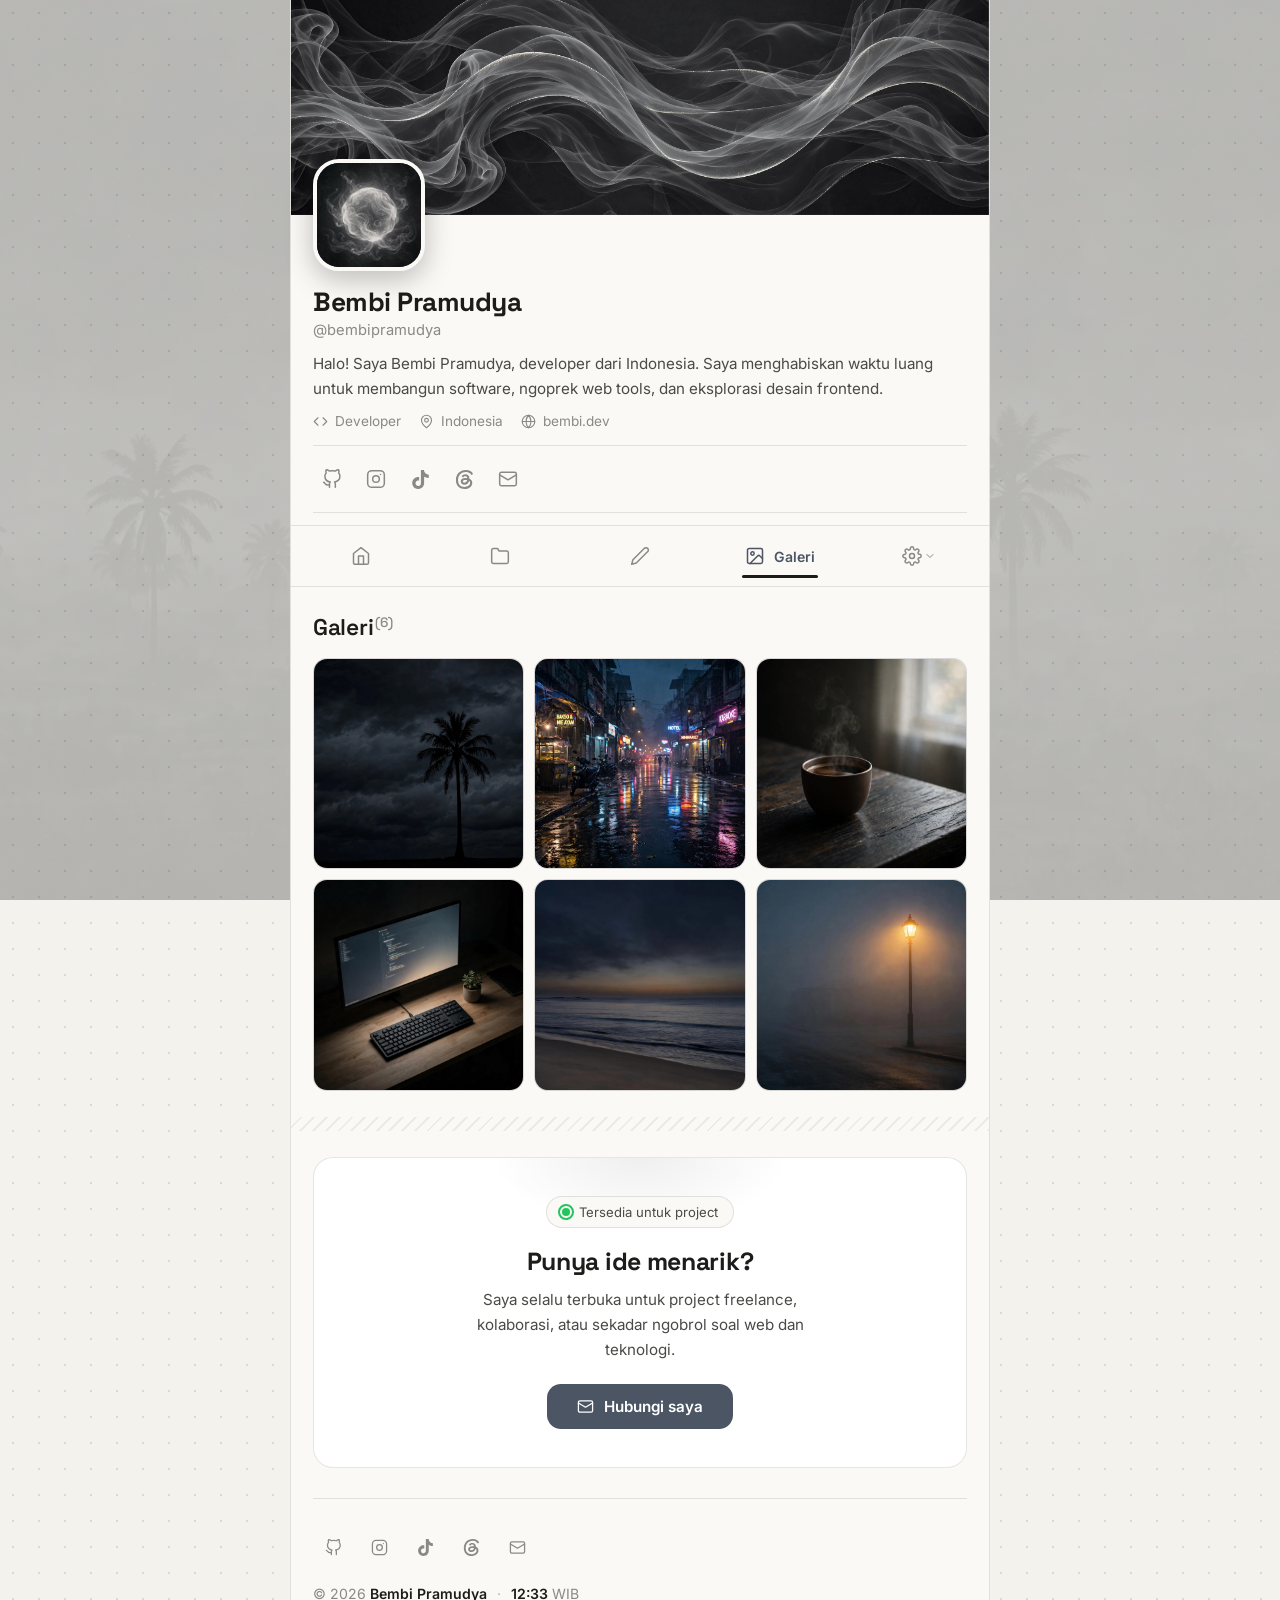
<file: gallery/index.html>
<!DOCTYPE html><html lang="id" data-theme="light"><head><meta charSet="utf-8"/><meta name="viewport" content="width=device-width, initial-scale=1"/><link rel="preload" as="image" href="/cover.jpg"/><link rel="preload" as="image" href="/avatar.jpg"/><link rel="stylesheet" href="/_next/static/chunks/1gd988xk2qmdi.css" data-precedence="next"/><link rel="preload" as="script" fetchPriority="low" href="/_next/static/chunks/310vm2bl3xxpt.js"/><script src="/_next/static/chunks/19mx3mg6lkumu.js" async=""></script><script src="/_next/static/chunks/0bma92pht_c97.js" async=""></script><script src="/_next/static/chunks/344n2zhqbh4pn.js" async=""></script><script src="/_next/static/chunks/turbopack-154wuuf6u0_13.js" async=""></script><script src="/_next/static/chunks/3rq64og7hlmq2.js" async=""></script><script src="/_next/static/chunks/2d6vlkdpmq2tw.js" async=""></script><link rel="preload" href="https://fonts.googleapis.com/css2?family=Inter:wght@400;500;600;700&amp;family=Space+Grotesk:wght@500;600;700&amp;display=swap" as="style"/><title>Bembi Pramudya — Developer</title><meta name="description" content="Personal portfolio of Bembi Pramudya"/><link rel="preconnect" href="https://fonts.googleapis.com"/><link rel="preconnect" href="https://fonts.gstatic.com" crossorigin="anonymous"/><script>(function(){try{var t=localStorage.getItem('bp-theme')||'light';var e=t;if(t==='auto'){e=matchMedia('(prefers-color-scheme: dark)').matches?'dark':'light';}document.documentElement.dataset.theme=e;}catch(_){document.documentElement.dataset.theme='light';}})();</script><link href="https://fonts.googleapis.com/css2?family=Inter:wght@400;500;600;700&amp;family=Space+Grotesk:wght@500;600;700&amp;display=swap" rel="stylesheet"/><script src="/_next/static/chunks/0cz1d0mv5g_q7.js" noModule=""></script></head><body><div hidden=""><!--$--><!--/$--></div><div class="col"><div class="pad"><div class="cover"><img src="/cover.jpg" alt="Cover"/></div><div class="prof"><div class="avatar"><img src="/avatar.jpg" alt="Foto profil"/></div><h1>Bembi Pramudya</h1><div class="handle">@bembipramudya</div><p class="bio">Halo! Saya Bembi Pramudya, developer dari Indonesia. Saya menghabiskan waktu luang untuk membangun software, ngoprek web tools, dan eksplorasi desain frontend.</p><div class="meta-row"><span class="mitem"><svg viewBox="0 0 24 24" width="15" height="15" fill="none" stroke="currentColor" stroke-width="1.8" stroke-linecap="round" stroke-linejoin="round" aria-hidden="true"><polyline points="16 18 22 12 16 6"></polyline><polyline points="8 6 2 12 8 18"></polyline></svg>Developer</span><span class="mitem"><svg viewBox="0 0 24 24" width="15" height="15" fill="none" stroke="currentColor" stroke-width="1.8" stroke-linecap="round" stroke-linejoin="round" aria-hidden="true"><path d="M20 10c0 6-8 12-8 12s-8-6-8-12a8 8 0 0 1 16 0Z"></path><circle cx="12" cy="10" r="3"></circle></svg>Indonesia</span><span class="mitem"><svg viewBox="0 0 24 24" width="15" height="15" fill="none" stroke="currentColor" stroke-width="1.8" stroke-linecap="round" stroke-linejoin="round" aria-hidden="true"><circle cx="12" cy="12" r="10"></circle><path d="M2 12h20M12 2a15.3 15.3 0 0 1 4 10 15.3 15.3 0 0 1-4 10 15.3 15.3 0 0 1-4-10 15.3 15.3 0 0 1 4-10z"></path></svg>bembi.dev</span></div><div class="socline"></div><div class="socials"><a href="https://github.com/bembipramudya" aria-label="GitHub" target="_blank" rel="noreferrer"><svg viewBox="0 0 24 24" width="20" height="20" fill="none" stroke="currentColor" stroke-width="1.8" stroke-linecap="round" stroke-linejoin="round" aria-hidden="true"><path d="M9 19c-5 1.5-5-2.5-7-3m14 6v-3.87a3.37 3.37 0 0 0-.94-2.61c3.14-.35 6.44-1.54 6.44-7A5.44 5.44 0 0 0 20 4.77 5.07 5.07 0 0 0 19.91 1S18.73.65 16 2.48a13.38 13.38 0 0 0-7 0C6.27.65 5.09 1 5.09 1A5.07 5.07 0 0 0 5 4.77a5.44 5.44 0 0 0-1.5 3.78c0 5.42 3.3 6.61 6.44 7A3.37 3.37 0 0 0 9 18.13V22"></path></svg></a><a href="https://instagram.com/bembipramudya" aria-label="Instagram" target="_blank" rel="noreferrer"><svg viewBox="0 0 24 24" width="20" height="20" fill="none" stroke="currentColor" stroke-width="1.8" stroke-linecap="round" stroke-linejoin="round" aria-hidden="true"><rect x="2" y="2" width="20" height="20" rx="5"></rect><circle cx="12" cy="12" r="4"></circle><circle cx="17.5" cy="6.5" r=".9" fill="currentColor" stroke="none"></circle></svg></a><a href="https://tiktok.com/@notb3m" aria-label="TikTok" target="_blank" rel="noreferrer"><svg viewBox="0 0 24 24" width="19" height="19" fill="currentColor" aria-hidden="true"><path d="M12.525.02c1.31-.02 2.61-.01 3.91-.02.08 1.53.63 3.09 1.75 4.17 1.12 1.11 2.7 1.62 4.24 1.79v4.03c-1.44-.05-2.89-.35-4.2-.97-.57-.26-1.1-.59-1.62-.93-.01 2.92.01 5.84-.02 8.75-.08 1.4-.54 2.79-1.35 3.94-1.31 1.92-3.58 3.17-5.91 3.21-1.43.08-2.86-.31-4.08-1.03-2.02-1.19-3.44-3.37-3.65-5.71-.02-.5-.03-1-.01-1.49.18-1.9 1.12-3.72 2.58-4.96 1.66-1.44 3.98-2.13 6.15-1.72.02 1.48-.04 2.96-.04 4.44-.99-.32-2.15-.23-3.02.37-.63.41-1.11 1.04-1.36 1.75-.21.51-.15 1.07-.14 1.61.24 1.64 1.82 3.02 3.5 2.87 1.12-.01 2.19-.66 2.77-1.61.19-.33.4-.67.41-1.06.1-1.79.06-3.57.07-5.36.01-4.03-.01-8.05.02-12.07z"></path></svg></a><a href="https://threads.com/@bembipramudya" aria-label="Threads" target="_blank" rel="noreferrer"><svg viewBox="0 0 24 24" width="19" height="19" fill="currentColor" aria-hidden="true"><path d="M18.263 11.097c-.03-3.486-1.92-5.586-5.111-5.586-2.13 0-3.922.963-4.863 2.499l2.062 1.438c.535-.843 1.272-1.543 2.628-1.543 1.528 0 2.318.85 2.544 2.431a15 15 0 0 0-2.236-.173c-4.125 0-6.068 1.867-6.068 4.336s1.943 3.99 4.804 3.99c3.139 0 5.013-2.115 5.781-4.735.798.361 1.348 1.204 1.348 2.47 0 3.387-3.907 5.232-7.22 5.232-4.885 0-8.077-3.207-8.077-8.424 0-6.392 4.223-10.487 9.9-10.487 3.808 0 5.69 1.671 6.97 3.914l2.108-1.475C21.44 2.078 18.331 0 13.663 0 6.227 0 1.168 5.277 1.168 12.934c0 7 4.953 11.066 10.856 11.066 4.878 0 9.809-2.846 9.809-7.716 0-2.545-1.46-4.231-3.569-5.187m-6.33 4.855c-1.077 0-2.026-.512-2.026-1.453 0-1.483 1.822-1.934 3.606-1.934.678 0 1.34.045 1.927.173-.422 1.927-1.671 3.215-3.508 3.214Z"></path></svg></a><a href="mailto:bembipramudya383@gmail.com" aria-label="Email"><svg viewBox="0 0 24 24" width="20" height="20" fill="none" stroke="currentColor" stroke-width="1.8" stroke-linecap="round" stroke-linejoin="round" aria-hidden="true"><rect x="2" y="4" width="20" height="16" rx="2"></rect><path d="m22 7-10 6L2 7"></path></svg></a></div><div class="socline socline-b"></div></div></div><nav class="tabs"><a class="tab" aria-label="Beranda" href="/"><svg viewBox="0 0 24 24" width="20" height="20" fill="none" stroke="currentColor" stroke-width="1.8" stroke-linecap="round" stroke-linejoin="round" aria-hidden="true"><path d="m3 9 9-7 9 7v11a2 2 0 0 1-2 2H5a2 2 0 0 1-2-2z"></path><path d="M9 22V12h6v10"></path></svg><span class="tlabel">Beranda</span><span class="tabline"></span></a><a class="tab" aria-label="Proyek" href="/projects/"><svg viewBox="0 0 24 24" width="20" height="20" fill="none" stroke="currentColor" stroke-width="1.8" stroke-linecap="round" stroke-linejoin="round" aria-hidden="true"><path d="M22 19a2 2 0 0 1-2 2H4a2 2 0 0 1-2-2V5a2 2 0 0 1 2-2h5l2 3h9a2 2 0 0 1 2 2z"></path></svg><span class="tlabel">Proyek</span><span class="tabline"></span></a><a class="tab" aria-label="Blog" href="/blog/"><svg viewBox="0 0 24 24" width="20" height="20" fill="none" stroke="currentColor" stroke-width="1.8" stroke-linecap="round" stroke-linejoin="round" aria-hidden="true"><path d="M17 3a2.85 2.83 0 1 1 4 4L7.5 20.5 2 22l1.5-5.5Z"></path></svg><span class="tlabel">Blog</span><span class="tabline"></span></a><a class="tab active" aria-label="Galeri" href="/gallery/"><svg viewBox="0 0 24 24" width="20" height="20" fill="none" stroke="currentColor" stroke-width="1.8" stroke-linecap="round" stroke-linejoin="round" aria-hidden="true"><rect x="3" y="3" width="18" height="18" rx="2"></rect><circle cx="9" cy="9" r="2"></circle><path d="m21 15-3.1-3.1a2 2 0 0 0-2.8 0L6 21"></path></svg><span class="tlabel">Galeri</span><span class="tabline"></span></a><div class="setwrap"><button class="tab" aria-label="Pengaturan"><svg viewBox="0 0 24 24" width="20" height="20" fill="none" stroke="currentColor" stroke-width="1.8" stroke-linecap="round" stroke-linejoin="round" aria-hidden="true"><circle cx="12" cy="12" r="3"></circle><path d="M19.4 15a1.65 1.65 0 0 0 .33 1.82l.06.06a2 2 0 1 1-2.83 2.83l-.06-.06a1.65 1.65 0 0 0-1.82-.33 1.65 1.65 0 0 0-1 1.51V21a2 2 0 1 1-4 0v-.09A1.65 1.65 0 0 0 9 19.4a1.65 1.65 0 0 0-1.82.33l-.06.06a2 2 0 1 1-2.83-2.83l.06-.06a1.65 1.65 0 0 0 .33-1.82 1.65 1.65 0 0 0-1.51-1H3a2 2 0 1 1 0-4h.09A1.65 1.65 0 0 0 4.6 9a1.65 1.65 0 0 0-.33-1.82l-.06-.06a2 2 0 1 1 2.83-2.83l.06.06a1.65 1.65 0 0 0 1.82.33H9a1.65 1.65 0 0 0 1-1.51V3a2 2 0 1 1 4 0v.09a1.65 1.65 0 0 0 1 1.51 1.65 1.65 0 0 0 1.82-.33l.06-.06a2 2 0 1 1 2.83 2.83l-.06.06a1.65 1.65 0 0 0-.33 1.82V9a1.65 1.65 0 0 0 1.51 1H21a2 2 0 1 1 0 4h-.09a1.65 1.65 0 0 0-1.51 1z"></path></svg><svg class="chev" viewBox="0 0 24 24" fill="none" stroke="currentColor" stroke-width="2" stroke-linecap="round" stroke-linejoin="round"><path d="m6 9 6 6 6-6"></path></svg><span class="tabline"></span></button></div></nav><main class="rise"><div class="pad"><section class="block"><div class="sec-head"><h2><span>Galeri</span><sup>(<!-- -->6<!-- -->)</sup></h2></div><div class="ggrid"><div class="gitem" role="button" tabindex="0" aria-label="Palem di malam hari" data-rv="true" data-rvd="1"><img src="/aes1.jpg" alt="Palem di malam hari" loading="lazy"/><div class="gcap">Palem di malam hari</div></div><div class="gitem" role="button" tabindex="0" aria-label="Kota dalam hujan" data-rv="true" data-rvd="2"><img src="/aes2.jpg" alt="Kota dalam hujan" loading="lazy"/><div class="gcap">Kota dalam hujan</div></div><div class="gitem" role="button" tabindex="0" aria-label="Ngopi dulu" data-rv="true" data-rvd="3"><img src="/aes3.jpg" alt="Ngopi dulu" loading="lazy"/><div class="gcap">Ngopi dulu</div></div><div class="gitem" role="button" tabindex="0" aria-label="Meja kerja" data-rv="true" data-rvd="4"><img src="/aes4.jpg" alt="Meja kerja" loading="lazy"/><div class="gcap">Meja kerja</div></div><div class="gitem" role="button" tabindex="0" aria-label="Senja di pantai" data-rv="true" data-rvd="5"><img src="/aes5.jpg" alt="Senja di pantai" loading="lazy"/><div class="gcap">Senja di pantai</div></div><div class="gitem" role="button" tabindex="0" aria-label="Kabut malam" data-rv="true" data-rvd="6"><img src="/aes6.jpg" alt="Kabut malam" loading="lazy"/><div class="gcap">Kabut malam</div></div></div></section></div></main><!--$--><!--/$--><div class="stripes"></div><footer class="pad"><div class="cta" data-rv="true"><div class="avail"><span class="dot"></span>Tersedia untuk project</div><h3>Punya ide menarik?</h3><p>Saya selalu terbuka untuk project freelance, kolaborasi, atau sekadar ngobrol soal web dan teknologi.</p><a class="ctabtn" href="mailto:bembipramudya383@gmail.com"><svg viewBox="0 0 24 24" width="20" height="20" fill="none" stroke="currentColor" stroke-width="1.8" stroke-linecap="round" stroke-linejoin="round" aria-hidden="true"><rect x="2" y="4" width="20" height="16" rx="2"></rect><path d="m22 7-10 6L2 7"></path></svg><span>Hubungi saya</span></a></div><div class="fbar"><div class="socials compact"><a href="https://github.com/bembipramudya" aria-label="GitHub" target="_blank" rel="noreferrer"><svg viewBox="0 0 24 24" width="20" height="20" fill="none" stroke="currentColor" stroke-width="1.8" stroke-linecap="round" stroke-linejoin="round" aria-hidden="true"><path d="M9 19c-5 1.5-5-2.5-7-3m14 6v-3.87a3.37 3.37 0 0 0-.94-2.61c3.14-.35 6.44-1.54 6.44-7A5.44 5.44 0 0 0 20 4.77 5.07 5.07 0 0 0 19.91 1S18.73.65 16 2.48a13.38 13.38 0 0 0-7 0C6.27.65 5.09 1 5.09 1A5.07 5.07 0 0 0 5 4.77a5.44 5.44 0 0 0-1.5 3.78c0 5.42 3.3 6.61 6.44 7A3.37 3.37 0 0 0 9 18.13V22"></path></svg></a><a href="https://instagram.com/bembipramudya" aria-label="Instagram" target="_blank" rel="noreferrer"><svg viewBox="0 0 24 24" width="20" height="20" fill="none" stroke="currentColor" stroke-width="1.8" stroke-linecap="round" stroke-linejoin="round" aria-hidden="true"><rect x="2" y="2" width="20" height="20" rx="5"></rect><circle cx="12" cy="12" r="4"></circle><circle cx="17.5" cy="6.5" r=".9" fill="currentColor" stroke="none"></circle></svg></a><a href="https://tiktok.com/@notb3m" aria-label="TikTok" target="_blank" rel="noreferrer"><svg viewBox="0 0 24 24" width="19" height="19" fill="currentColor" aria-hidden="true"><path d="M12.525.02c1.31-.02 2.61-.01 3.91-.02.08 1.53.63 3.09 1.75 4.17 1.12 1.11 2.7 1.62 4.24 1.79v4.03c-1.44-.05-2.89-.35-4.2-.97-.57-.26-1.1-.59-1.62-.93-.01 2.92.01 5.84-.02 8.75-.08 1.4-.54 2.79-1.35 3.94-1.31 1.92-3.58 3.17-5.91 3.21-1.43.08-2.86-.31-4.08-1.03-2.02-1.19-3.44-3.37-3.65-5.71-.02-.5-.03-1-.01-1.49.18-1.9 1.12-3.72 2.58-4.96 1.66-1.44 3.98-2.13 6.15-1.72.02 1.48-.04 2.96-.04 4.44-.99-.32-2.15-.23-3.02.37-.63.41-1.11 1.04-1.36 1.75-.21.51-.15 1.07-.14 1.61.24 1.64 1.82 3.02 3.5 2.87 1.12-.01 2.19-.66 2.77-1.61.19-.33.4-.67.41-1.06.1-1.79.06-3.57.07-5.36.01-4.03-.01-8.05.02-12.07z"></path></svg></a><a href="https://threads.com/@bembipramudya" aria-label="Threads" target="_blank" rel="noreferrer"><svg viewBox="0 0 24 24" width="19" height="19" fill="currentColor" aria-hidden="true"><path d="M18.263 11.097c-.03-3.486-1.92-5.586-5.111-5.586-2.13 0-3.922.963-4.863 2.499l2.062 1.438c.535-.843 1.272-1.543 2.628-1.543 1.528 0 2.318.85 2.544 2.431a15 15 0 0 0-2.236-.173c-4.125 0-6.068 1.867-6.068 4.336s1.943 3.99 4.804 3.99c3.139 0 5.013-2.115 5.781-4.735.798.361 1.348 1.204 1.348 2.47 0 3.387-3.907 5.232-7.22 5.232-4.885 0-8.077-3.207-8.077-8.424 0-6.392 4.223-10.487 9.9-10.487 3.808 0 5.69 1.671 6.97 3.914l2.108-1.475C21.44 2.078 18.331 0 13.663 0 6.227 0 1.168 5.277 1.168 12.934c0 7 4.953 11.066 10.856 11.066 4.878 0 9.809-2.846 9.809-7.716 0-2.545-1.46-4.231-3.569-5.187m-6.33 4.855c-1.077 0-2.026-.512-2.026-1.453 0-1.483 1.822-1.934 3.606-1.934.678 0 1.34.045 1.927.173-.422 1.927-1.671 3.215-3.508 3.214Z"></path></svg></a><a href="mailto:bembipramudya383@gmail.com" aria-label="Email"><svg viewBox="0 0 24 24" width="20" height="20" fill="none" stroke="currentColor" stroke-width="1.8" stroke-linecap="round" stroke-linejoin="round" aria-hidden="true"><rect x="2" y="4" width="20" height="16" rx="2"></rect><path d="m22 7-10 6L2 7"></path></svg></a></div><div class="fmeta"><span>© 2026 <b>Bembi Pramudya</b></span><span class="fdot">·</span><span><b>--:--</b> WIB</span></div></div></footer></div><button id="fabTop" class="" aria-label="Top"><svg viewBox="0 0 48 48"><circle cx="24" cy="24" r="22" class="ring-bg"></circle><circle cx="24" cy="24" r="22" class="ring-fg" stroke-dasharray="138.23007675795088" stroke-dashoffset="138.23007675795088"></circle></svg><svg viewBox="0 0 24 24" width="18" height="18" fill="none" stroke="currentColor" stroke-width="1.8" stroke-linecap="round" stroke-linejoin="round" aria-hidden="true"><path d="M12 19V5"></path><path d="m5 12 7-7 7 7"></path></svg></button><script src="/_next/static/chunks/310vm2bl3xxpt.js" id="_R_" async=""></script><script>(self.__next_f=self.__next_f||[]).push([0])</script><script>self.__next_f.push([1,"1:\"$Sreact.fragment\"\n2:I[23860,[\"/_next/static/chunks/3rq64og7hlmq2.js\"],\"SiteProvider\"]\n3:I[35651,[\"/_next/static/chunks/3rq64og7hlmq2.js\"],\"Chrome\"]\n4:I[39756,[\"/_next/static/chunks/3rq64og7hlmq2.js\"],\"default\"]\n5:I[37457,[\"/_next/static/chunks/3rq64og7hlmq2.js\"],\"default\"]\n6:I[47257,[\"/_next/static/chunks/3rq64og7hlmq2.js\"],\"ClientPageRoot\"]\n7:I[18218,[\"/_next/static/chunks/3rq64og7hlmq2.js\",\"/_next/static/chunks/2d6vlkdpmq2tw.js\"],\"default\"]\na:I[97367,[\"/_next/static/chunks/3rq64og7hlmq2.js\"],\"OutletBoundary\"]\nb:\"$Sreact.suspense\"\ne:I[97367,[\"/_next/static/chunks/3rq64og7hlmq2.js\"],\"ViewportBoundary\"]\n10:I[97367,[\"/_next/static/chunks/3rq64og7hlmq2.js\"],\"MetadataBoundary\"]\n12:I[68027,[\"/_next/static/chunks/3rq64og7hlmq2.js\"],\"default\",1]\n:HL[\"/_next/static/chunks/1gd988xk2qmdi.css\",\"style\"]\n:HL[\"https://fonts.googleapis.com/css2?family=Inter:wght@400;500;600;700\u0026family=Space+Grotesk:wght@500;600;700\u0026display=swap\",\"style\"]\nd:X\n0:{\"P\":null,\"c\":[\"\",\"gallery\",\"\"],\"q\":\"\",\"i\":false,\"f\":[[[\"\",{\"children\":[\"gallery\",{\"children\":[\"__PAGE__\",{},\"$undefined\",\"$undefined\",4608]},\"$undefined\",\"$undefined\",4608]},\"$undefined\",\"$undefined\",4624],[[\"$\",\"$1\",\"c\",{\"children\":[[[\"$\",\"link\",\"0\",{\"rel\":\"stylesheet\",\"href\":\"/_next/static/chunks/1gd988xk2qmdi.css\",\"precedence\":\"next\",\"crossOrigin\":\"$undefined\",\"nonce\":\"$undefined\"}],[\"$\",\"script\",\"script-0\",{\"src\":\"/_next/static/chunks/3rq64og7hlmq2.js\",\"async\":true,\"nonce\":\"$undefined\"}]],[\"$\",\"html\",null,{\"lang\":\"id\",\"data-theme\":\"light\",\"suppressHydrationWarning\":true,\"children\":[[\"$\",\"head\",null,{\"children\":[[\"$\",\"script\",null,{\"dangerouslySetInnerHTML\":{\"__html\":\"(function(){try{var t=localStorage.getItem('bp-theme')||'light';var e=t;if(t==='auto'){e=matchMedia('(prefers-color-scheme: dark)').matches?'dark':'light';}document.documentElement.dataset.theme=e;}catch(_){document.documentElement.dataset.theme='light';}})();\"}}],[\"$\",\"link\",null,{\"rel\":\"preconnect\",\"href\":\"https://fonts.googleapis.com\"}],[\"$\",\"link\",null,{\"rel\":\"preconnect\",\"href\":\"https://fonts.gstatic.com\",\"crossOrigin\":\"anonymous\"}],[\"$\",\"link\",null,{\"href\":\"https://fonts.googleapis.com/css2?family=Inter:wght@400;500;600;700\u0026family=Space+Grotesk:wght@500;600;700\u0026display=swap\",\"rel\":\"stylesheet\"}]]}],[\"$\",\"body\",null,{\"children\":[\"$\",\"$L2\",null,{\"children\":[\"$\",\"$L3\",null,{\"children\":[\"$\",\"$L4\",null,{\"parallelRouterKey\":\"children\",\"error\":\"$undefined\",\"errorStyles\":\"$undefined\",\"errorScripts\":\"$undefined\",\"template\":[\"$\",\"$L5\",null,{}],\"templateStyles\":\"$undefined\",\"templateScripts\":\"$undefined\",\"notFound\":[[[\"$\",\"title\",null,{\"children\":\"404: This page could not be found.\"}],[\"$\",\"div\",null,{\"style\":{\"fontFamily\":\"system-ui,\\\"Segoe UI\\\",Roboto,Helvetica,Arial,sans-serif,\\\"Apple Color Emoji\\\",\\\"Segoe UI Emoji\\\"\",\"height\":\"100vh\",\"textAlign\":\"center\",\"display\":\"flex\",\"flexDirection\":\"column\",\"alignItems\":\"center\",\"justifyContent\":\"center\"},\"children\":[\"$\",\"div\",null,{\"children\":[[\"$\",\"style\",null,{\"dangerouslySetInnerHTML\":{\"__html\":\"body{color:#000;background:#fff;margin:0}.next-error-h1{border-right:1px solid rgba(0,0,0,.3)}@media (prefers-color-scheme:dark){body{color:#fff;background:#000}.next-error-h1{border-right:1px solid rgba(255,255,255,.3)}}\"}}],[\"$\",\"h1\",null,{\"className\":\"next-error-h1\",\"style\":{\"display\":\"inline-block\",\"margin\":\"0 20px 0 0\",\"padding\":\"0 23px 0 0\",\"fontSize\":24,\"fontWeight\":500,\"verticalAlign\":\"top\",\"lineHeight\":\"49px\"},\"children\":404}],[\"$\",\"div\",null,{\"style\":{\"display\":\"inline-block\"},\"children\":[\"$\",\"h2\",null,{\"style\":{\"fontSize\":14,\"fontWeight\":400,\"lineHeight\":\"49px\",\"margin\":0},\"children\":\"This page could not be found.\"}]}]]}]}]],[]],\"forbidden\":\"$undefined\",\"unauthorized\":\"$undefined\"}]}]}]}]]}]]}],{\"children\":[[\"$\",\"$1\",\"c\",{\"children\":[null,[\"$\",\"$L4\",null,{\"parallelRouterKey\":\"children\",\"error\":\"$undefined\",\"errorStyles\":\"$undefined\",\"errorScripts\":\"$undefined\",\"template\":[\"$\",\"$L5\",null,{}],\"templateStyles\":\"$undefined\",\"templateScripts\":\"$undefined\",\"notFound\":\"$undefined\",\"forbidden\":\"$undefined\",\"unauthorized\":\"$undefined\"}]]}],{\"children\":[[\"$\",\"$1\",\"c\",{\"children\":[[\"$\",\"$L6\",null,{\"Component\":\"$7\",\"serverProvidedParams\":{\"searchParams\":{},\"params\":{},\"promises\":[\"$@8\",\"$@9\"]}}],[[\"$\",\"script\",\"script-0\",{\"src\":\"/_next/static/chunks/2d6vlkdpmq2tw.js\",\"async\":true,\"nonce\":\"$undefined\"}]],[\"$\",\"$La\",null,{\"children\":[\"$\",\"$b\",null,{\"name\":\"Next.MetadataOutlet\",\"children\":\"$@c\"}]}]]}],{},null,false,null]},null,false,\"$d\"]},null,false,null],[\"$\",\"$1\",\"h\",{\"children\":[null,[\"$\",\"$Le\",null,{\"children\":\"$Lf\"}],[\"$\",\"div\",null,{\"hidden\":true,\"children\":[\"$\",\"$L10\",null,{\"children\":[\"$\",\"$b\",null,{\"name\":\"Next.Metadata\",\"children\":\"$L11\"}]}]}],null]}],false]],\"m\":\"$undefined\",\"G\":[\"$12\",[[\"$\",\"link\",\"0\",{\"rel\":\"stylesheet\",\"href\":\"/_next/static/chunks/1gd988xk2qmdi.css\",\"precedence\":\"next\",\"crossOrigin\":\"$undefined\",\"nonce\":\"$undefined\"}]]],\"S\":true,\"h\":null,\"r\":\"$undefined\",\"s\":\"$undefined\",\"a\":\"$undefined\",\"l\":\"$undefined\",\"p\":\"$undefined\",\"d\":\"$undefined\",\"b\":\"DuqFTUgxTRLiheby8s0_p\"}\nd:C\n8:{}\n9:\"$0:f:0:1:1:children:1:children:0:props:children:0:props:serverProvidedParams:params\"\nf:[[\"$\",\"meta\",\"0\",{\"charSet\":\"utf-8\"}],[\"$\",\"meta\",\"1\",{\"name\":\"viewport\",\"content\":\"width=device-width, initial-scale=1\"}]]\nc:null\n11:[[\"$\",\"title\",\"0\",{\"children\":\"Bembi Pramudya — Developer\"}],[\"$\",\"meta\",\"1\",{\"name\":\"description\",\"content\":\"Personal portfolio of Bembi Pramudya\"}]]\n"])</script></body></html>
</file>
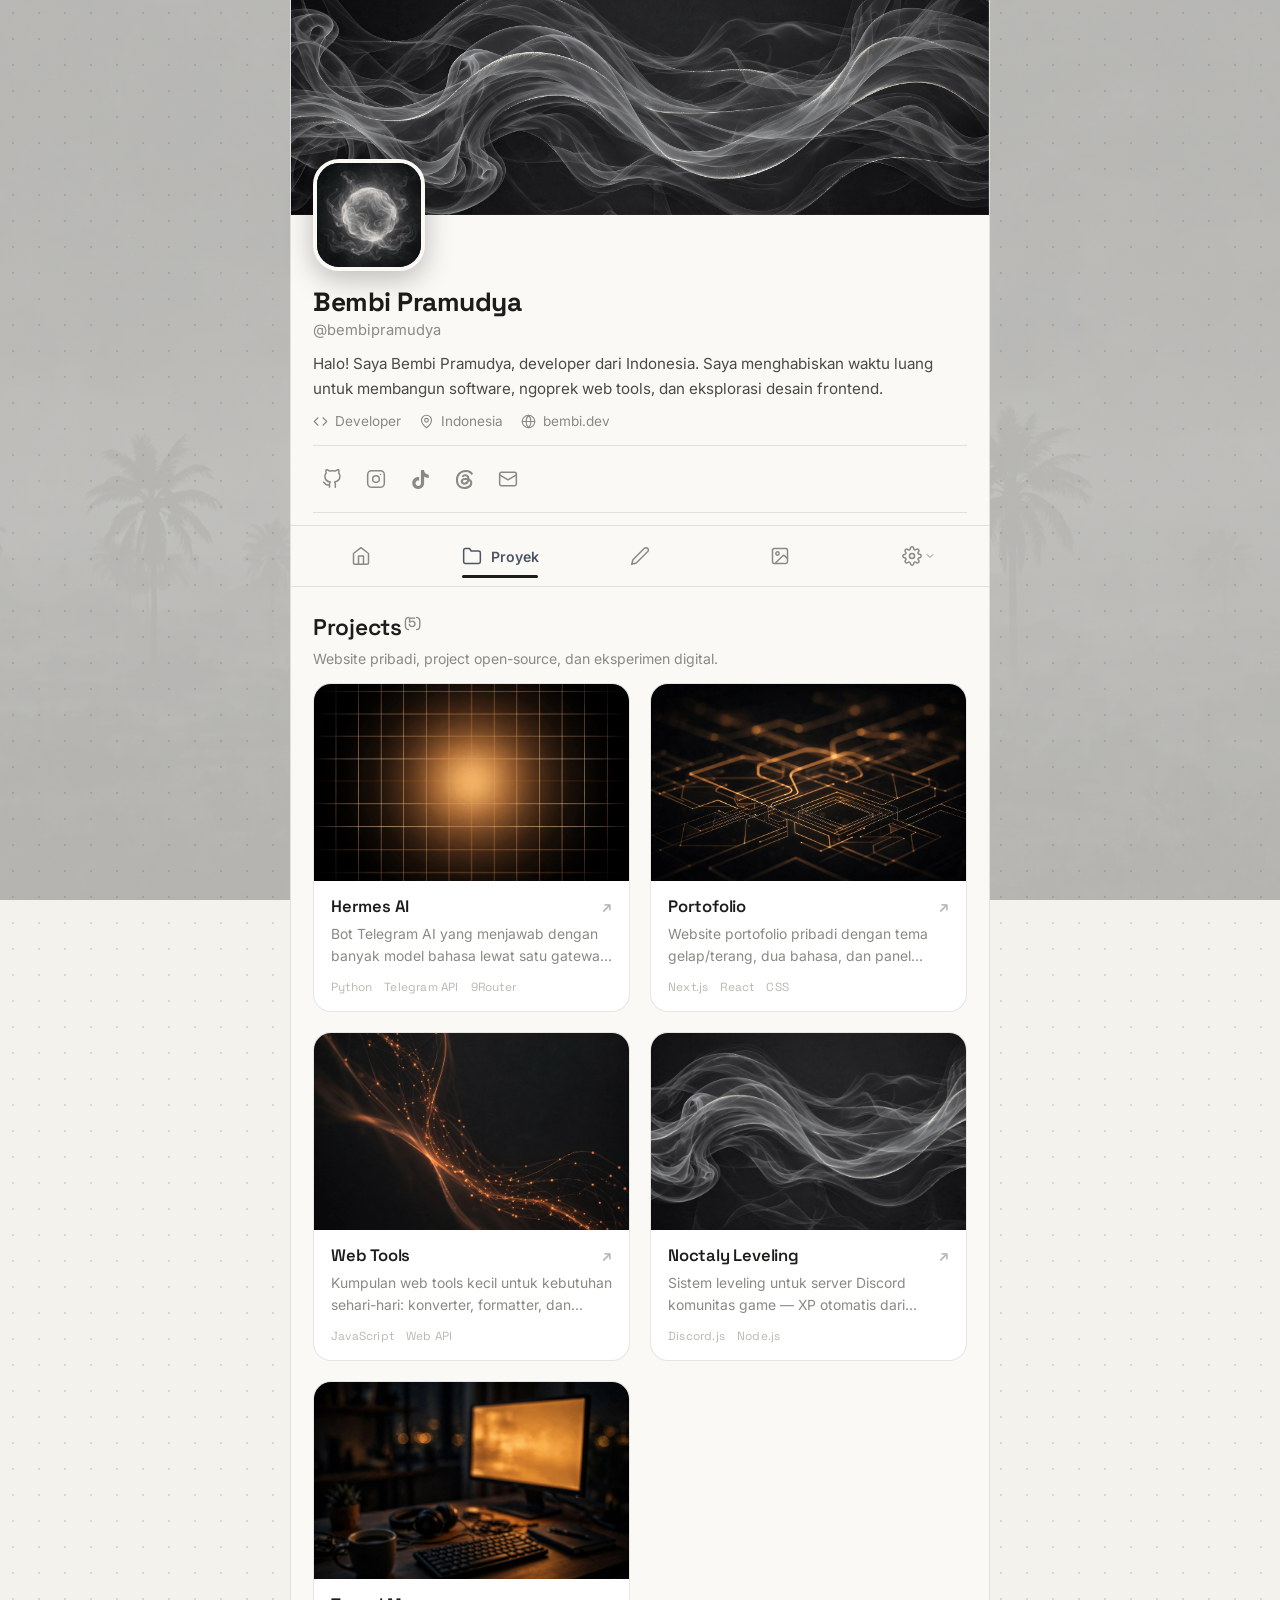
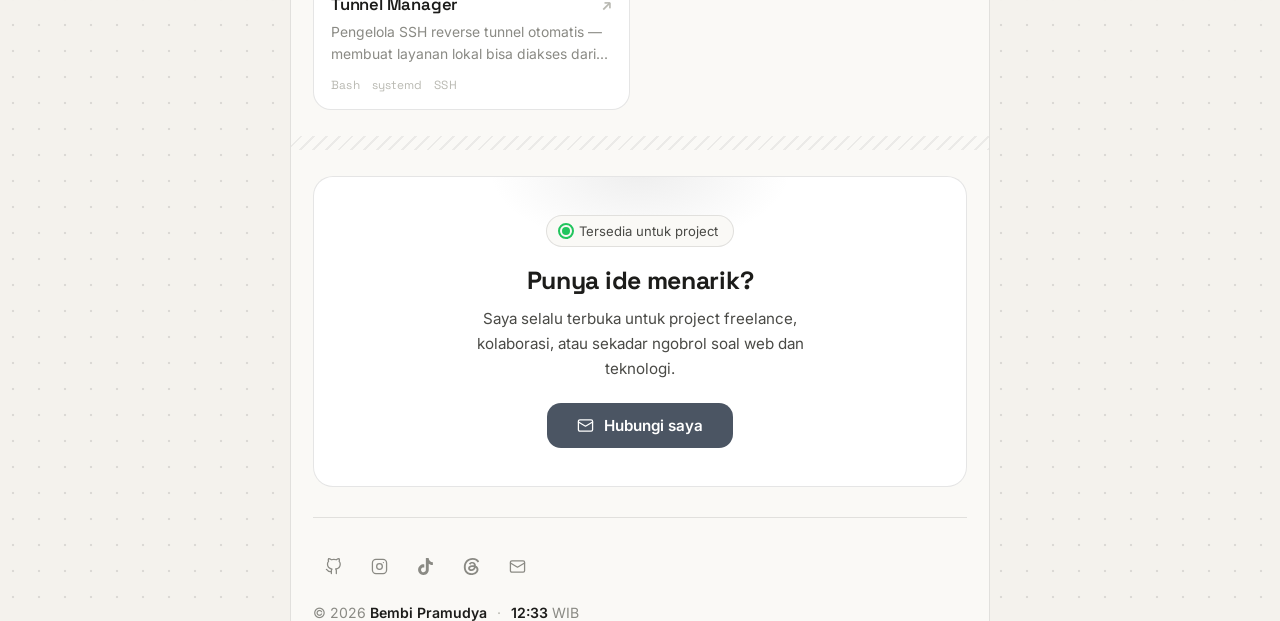
<file: projects/index.html>
<!DOCTYPE html><html lang="id" data-theme="light"><head><meta charSet="utf-8"/><meta name="viewport" content="width=device-width, initial-scale=1"/><link rel="preload" as="image" href="/cover.jpg"/><link rel="preload" as="image" href="/avatar.jpg"/><link rel="stylesheet" href="/_next/static/chunks/1gd988xk2qmdi.css" data-precedence="next"/><link rel="preload" as="script" fetchPriority="low" href="/_next/static/chunks/310vm2bl3xxpt.js"/><script src="/_next/static/chunks/19mx3mg6lkumu.js" async=""></script><script src="/_next/static/chunks/0bma92pht_c97.js" async=""></script><script src="/_next/static/chunks/344n2zhqbh4pn.js" async=""></script><script src="/_next/static/chunks/turbopack-154wuuf6u0_13.js" async=""></script><script src="/_next/static/chunks/3rq64og7hlmq2.js" async=""></script><script src="/_next/static/chunks/20gi_2973xyww.js" async=""></script><link rel="preload" href="https://fonts.googleapis.com/css2?family=Inter:wght@400;500;600;700&amp;family=Space+Grotesk:wght@500;600;700&amp;display=swap" as="style"/><title>Bembi Pramudya — Developer</title><meta name="description" content="Personal portfolio of Bembi Pramudya"/><link rel="preconnect" href="https://fonts.googleapis.com"/><link rel="preconnect" href="https://fonts.gstatic.com" crossorigin="anonymous"/><script>(function(){try{var t=localStorage.getItem('bp-theme')||'light';var e=t;if(t==='auto'){e=matchMedia('(prefers-color-scheme: dark)').matches?'dark':'light';}document.documentElement.dataset.theme=e;}catch(_){document.documentElement.dataset.theme='light';}})();</script><link href="https://fonts.googleapis.com/css2?family=Inter:wght@400;500;600;700&amp;family=Space+Grotesk:wght@500;600;700&amp;display=swap" rel="stylesheet"/><script src="/_next/static/chunks/0cz1d0mv5g_q7.js" noModule=""></script></head><body><div hidden=""><!--$--><!--/$--></div><div class="col"><div class="pad"><div class="cover"><img src="/cover.jpg" alt="Cover"/></div><div class="prof"><div class="avatar"><img src="/avatar.jpg" alt="Foto profil"/></div><h1>Bembi Pramudya</h1><div class="handle">@bembipramudya</div><p class="bio">Halo! Saya Bembi Pramudya, developer dari Indonesia. Saya menghabiskan waktu luang untuk membangun software, ngoprek web tools, dan eksplorasi desain frontend.</p><div class="meta-row"><span class="mitem"><svg viewBox="0 0 24 24" width="15" height="15" fill="none" stroke="currentColor" stroke-width="1.8" stroke-linecap="round" stroke-linejoin="round" aria-hidden="true"><polyline points="16 18 22 12 16 6"></polyline><polyline points="8 6 2 12 8 18"></polyline></svg>Developer</span><span class="mitem"><svg viewBox="0 0 24 24" width="15" height="15" fill="none" stroke="currentColor" stroke-width="1.8" stroke-linecap="round" stroke-linejoin="round" aria-hidden="true"><path d="M20 10c0 6-8 12-8 12s-8-6-8-12a8 8 0 0 1 16 0Z"></path><circle cx="12" cy="10" r="3"></circle></svg>Indonesia</span><span class="mitem"><svg viewBox="0 0 24 24" width="15" height="15" fill="none" stroke="currentColor" stroke-width="1.8" stroke-linecap="round" stroke-linejoin="round" aria-hidden="true"><circle cx="12" cy="12" r="10"></circle><path d="M2 12h20M12 2a15.3 15.3 0 0 1 4 10 15.3 15.3 0 0 1-4 10 15.3 15.3 0 0 1-4-10 15.3 15.3 0 0 1 4-10z"></path></svg>bembi.dev</span></div><div class="socline"></div><div class="socials"><a href="https://github.com/bembipramudya" aria-label="GitHub" target="_blank" rel="noreferrer"><svg viewBox="0 0 24 24" width="20" height="20" fill="none" stroke="currentColor" stroke-width="1.8" stroke-linecap="round" stroke-linejoin="round" aria-hidden="true"><path d="M9 19c-5 1.5-5-2.5-7-3m14 6v-3.87a3.37 3.37 0 0 0-.94-2.61c3.14-.35 6.44-1.54 6.44-7A5.44 5.44 0 0 0 20 4.77 5.07 5.07 0 0 0 19.91 1S18.73.65 16 2.48a13.38 13.38 0 0 0-7 0C6.27.65 5.09 1 5.09 1A5.07 5.07 0 0 0 5 4.77a5.44 5.44 0 0 0-1.5 3.78c0 5.42 3.3 6.61 6.44 7A3.37 3.37 0 0 0 9 18.13V22"></path></svg></a><a href="https://instagram.com/bembipramudya" aria-label="Instagram" target="_blank" rel="noreferrer"><svg viewBox="0 0 24 24" width="20" height="20" fill="none" stroke="currentColor" stroke-width="1.8" stroke-linecap="round" stroke-linejoin="round" aria-hidden="true"><rect x="2" y="2" width="20" height="20" rx="5"></rect><circle cx="12" cy="12" r="4"></circle><circle cx="17.5" cy="6.5" r=".9" fill="currentColor" stroke="none"></circle></svg></a><a href="https://tiktok.com/@notb3m" aria-label="TikTok" target="_blank" rel="noreferrer"><svg viewBox="0 0 24 24" width="19" height="19" fill="currentColor" aria-hidden="true"><path d="M12.525.02c1.31-.02 2.61-.01 3.91-.02.08 1.53.63 3.09 1.75 4.17 1.12 1.11 2.7 1.62 4.24 1.79v4.03c-1.44-.05-2.89-.35-4.2-.97-.57-.26-1.1-.59-1.62-.93-.01 2.92.01 5.84-.02 8.75-.08 1.4-.54 2.79-1.35 3.94-1.31 1.92-3.58 3.17-5.91 3.21-1.43.08-2.86-.31-4.08-1.03-2.02-1.19-3.44-3.37-3.65-5.71-.02-.5-.03-1-.01-1.49.18-1.9 1.12-3.72 2.58-4.96 1.66-1.44 3.98-2.13 6.15-1.72.02 1.48-.04 2.96-.04 4.44-.99-.32-2.15-.23-3.02.37-.63.41-1.11 1.04-1.36 1.75-.21.51-.15 1.07-.14 1.61.24 1.64 1.82 3.02 3.5 2.87 1.12-.01 2.19-.66 2.77-1.61.19-.33.4-.67.41-1.06.1-1.79.06-3.57.07-5.36.01-4.03-.01-8.05.02-12.07z"></path></svg></a><a href="https://threads.com/@bembipramudya" aria-label="Threads" target="_blank" rel="noreferrer"><svg viewBox="0 0 24 24" width="19" height="19" fill="currentColor" aria-hidden="true"><path d="M18.263 11.097c-.03-3.486-1.92-5.586-5.111-5.586-2.13 0-3.922.963-4.863 2.499l2.062 1.438c.535-.843 1.272-1.543 2.628-1.543 1.528 0 2.318.85 2.544 2.431a15 15 0 0 0-2.236-.173c-4.125 0-6.068 1.867-6.068 4.336s1.943 3.99 4.804 3.99c3.139 0 5.013-2.115 5.781-4.735.798.361 1.348 1.204 1.348 2.47 0 3.387-3.907 5.232-7.22 5.232-4.885 0-8.077-3.207-8.077-8.424 0-6.392 4.223-10.487 9.9-10.487 3.808 0 5.69 1.671 6.97 3.914l2.108-1.475C21.44 2.078 18.331 0 13.663 0 6.227 0 1.168 5.277 1.168 12.934c0 7 4.953 11.066 10.856 11.066 4.878 0 9.809-2.846 9.809-7.716 0-2.545-1.46-4.231-3.569-5.187m-6.33 4.855c-1.077 0-2.026-.512-2.026-1.453 0-1.483 1.822-1.934 3.606-1.934.678 0 1.34.045 1.927.173-.422 1.927-1.671 3.215-3.508 3.214Z"></path></svg></a><a href="mailto:bembipramudya383@gmail.com" aria-label="Email"><svg viewBox="0 0 24 24" width="20" height="20" fill="none" stroke="currentColor" stroke-width="1.8" stroke-linecap="round" stroke-linejoin="round" aria-hidden="true"><rect x="2" y="4" width="20" height="16" rx="2"></rect><path d="m22 7-10 6L2 7"></path></svg></a></div><div class="socline socline-b"></div></div></div><nav class="tabs"><a class="tab" aria-label="Beranda" href="/"><svg viewBox="0 0 24 24" width="20" height="20" fill="none" stroke="currentColor" stroke-width="1.8" stroke-linecap="round" stroke-linejoin="round" aria-hidden="true"><path d="m3 9 9-7 9 7v11a2 2 0 0 1-2 2H5a2 2 0 0 1-2-2z"></path><path d="M9 22V12h6v10"></path></svg><span class="tlabel">Beranda</span><span class="tabline"></span></a><a class="tab active" aria-label="Proyek" href="/projects/"><svg viewBox="0 0 24 24" width="20" height="20" fill="none" stroke="currentColor" stroke-width="1.8" stroke-linecap="round" stroke-linejoin="round" aria-hidden="true"><path d="M22 19a2 2 0 0 1-2 2H4a2 2 0 0 1-2-2V5a2 2 0 0 1 2-2h5l2 3h9a2 2 0 0 1 2 2z"></path></svg><span class="tlabel">Proyek</span><span class="tabline"></span></a><a class="tab" aria-label="Blog" href="/blog/"><svg viewBox="0 0 24 24" width="20" height="20" fill="none" stroke="currentColor" stroke-width="1.8" stroke-linecap="round" stroke-linejoin="round" aria-hidden="true"><path d="M17 3a2.85 2.83 0 1 1 4 4L7.5 20.5 2 22l1.5-5.5Z"></path></svg><span class="tlabel">Blog</span><span class="tabline"></span></a><a class="tab" aria-label="Galeri" href="/gallery/"><svg viewBox="0 0 24 24" width="20" height="20" fill="none" stroke="currentColor" stroke-width="1.8" stroke-linecap="round" stroke-linejoin="round" aria-hidden="true"><rect x="3" y="3" width="18" height="18" rx="2"></rect><circle cx="9" cy="9" r="2"></circle><path d="m21 15-3.1-3.1a2 2 0 0 0-2.8 0L6 21"></path></svg><span class="tlabel">Galeri</span><span class="tabline"></span></a><div class="setwrap"><button class="tab" aria-label="Pengaturan"><svg viewBox="0 0 24 24" width="20" height="20" fill="none" stroke="currentColor" stroke-width="1.8" stroke-linecap="round" stroke-linejoin="round" aria-hidden="true"><circle cx="12" cy="12" r="3"></circle><path d="M19.4 15a1.65 1.65 0 0 0 .33 1.82l.06.06a2 2 0 1 1-2.83 2.83l-.06-.06a1.65 1.65 0 0 0-1.82-.33 1.65 1.65 0 0 0-1 1.51V21a2 2 0 1 1-4 0v-.09A1.65 1.65 0 0 0 9 19.4a1.65 1.65 0 0 0-1.82.33l-.06.06a2 2 0 1 1-2.83-2.83l.06-.06a1.65 1.65 0 0 0 .33-1.82 1.65 1.65 0 0 0-1.51-1H3a2 2 0 1 1 0-4h.09A1.65 1.65 0 0 0 4.6 9a1.65 1.65 0 0 0-.33-1.82l-.06-.06a2 2 0 1 1 2.83-2.83l.06.06a1.65 1.65 0 0 0 1.82.33H9a1.65 1.65 0 0 0 1-1.51V3a2 2 0 1 1 4 0v.09a1.65 1.65 0 0 0 1 1.51 1.65 1.65 0 0 0 1.82-.33l.06-.06a2 2 0 1 1 2.83 2.83l-.06.06a1.65 1.65 0 0 0-.33 1.82V9a1.65 1.65 0 0 0 1.51 1H21a2 2 0 1 1 0 4h-.09a1.65 1.65 0 0 0-1.51 1z"></path></svg><svg class="chev" viewBox="0 0 24 24" fill="none" stroke="currentColor" stroke-width="2" stroke-linecap="round" stroke-linejoin="round"><path d="m6 9 6 6 6-6"></path></svg><span class="tabline"></span></button></div></nav><main class="rise"><div class="pad"><section class="block"><div class="sec-head"><h2><span>Projects</span><sup>(<!-- -->5<!-- -->)</sup></h2></div><p class="sec-note">Website pribadi, project open-source, dan eksperimen digital.</p><div class="pgrid" data-rv="true"><a class="pcard" href="/projects/hermes-ai/"><div class="pimg"><img src="/proj3.jpg" alt="Hermes AI" loading="lazy"/></div><div class="pbody"><div class="ptitle"><span>Hermes AI</span><span class="parrow">↗</span></div><p class="pdesc">Bot Telegram AI yang menjawab dengan banyak model bahasa lewat satu gateway — cepat, hemat, dan selalu online 24/7.</p><div class="ptags"><span class="ptag">Python</span><span class="ptag">Telegram API</span><span class="ptag">9Router</span></div></div></a><a class="pcard" href="/projects/portofolio/"><div class="pimg"><img src="/proj1.jpg" alt="Portofolio" loading="lazy"/></div><div class="pbody"><div class="ptitle"><span>Portofolio</span><span class="parrow">↗</span></div><p class="pdesc">Website portofolio pribadi dengan tema gelap/terang, dua bahasa, dan panel pengaturan — dibangun dengan Next.js dan di-host gratis di GitHub Pages.</p><div class="ptags"><span class="ptag">Next.js</span><span class="ptag">React</span><span class="ptag">CSS</span></div></div></a><a class="pcard" href="/projects/web-tools/"><div class="pimg"><img src="/proj2.jpg" alt="Web Tools" loading="lazy"/></div><div class="pbody"><div class="ptitle"><span>Web Tools</span><span class="parrow">↗</span></div><p class="pdesc">Kumpulan web tools kecil untuk kebutuhan sehari-hari: konverter, formatter, dan generator teks. Cepat dan berjalan sepenuhnya offline.</p><div class="ptags"><span class="ptag">JavaScript</span><span class="ptag">Web API</span></div></div></a><a class="pcard" href="/projects/noctaly-leveling/"><div class="pimg"><img src="/cover.jpg" alt="Noctaly Leveling" loading="lazy"/></div><div class="pbody"><div class="ptitle"><span>Noctaly Leveling</span><span class="parrow">↗</span></div><p class="pdesc">Sistem leveling untuk server Discord komunitas game — XP otomatis dari aktivitas, peringkat member, dan notifikasi level-up dengan embed bergambar.</p><div class="ptags"><span class="ptag">Discord.js</span><span class="ptag">Node.js</span></div></div></a><a class="pcard" href="/projects/tunnel-manager/"><div class="pimg"><img src="/gal1.jpg" alt="Tunnel Manager" loading="lazy"/></div><div class="pbody"><div class="ptitle"><span>Tunnel Manager</span><span class="parrow">↗</span></div><p class="pdesc">Pengelola SSH reverse tunnel otomatis — membuat layanan lokal bisa diakses dari internet, dengan reconnect mandiri dan pencatatan URL publik.</p><div class="ptags"><span class="ptag">Bash</span><span class="ptag">systemd</span><span class="ptag">SSH</span></div></div></a></div></section></div></main><!--$--><!--/$--><div class="stripes"></div><footer class="pad"><div class="cta" data-rv="true"><div class="avail"><span class="dot"></span>Tersedia untuk project</div><h3>Punya ide menarik?</h3><p>Saya selalu terbuka untuk project freelance, kolaborasi, atau sekadar ngobrol soal web dan teknologi.</p><a class="ctabtn" href="mailto:bembipramudya383@gmail.com"><svg viewBox="0 0 24 24" width="20" height="20" fill="none" stroke="currentColor" stroke-width="1.8" stroke-linecap="round" stroke-linejoin="round" aria-hidden="true"><rect x="2" y="4" width="20" height="16" rx="2"></rect><path d="m22 7-10 6L2 7"></path></svg><span>Hubungi saya</span></a></div><div class="fbar"><div class="socials compact"><a href="https://github.com/bembipramudya" aria-label="GitHub" target="_blank" rel="noreferrer"><svg viewBox="0 0 24 24" width="20" height="20" fill="none" stroke="currentColor" stroke-width="1.8" stroke-linecap="round" stroke-linejoin="round" aria-hidden="true"><path d="M9 19c-5 1.5-5-2.5-7-3m14 6v-3.87a3.37 3.37 0 0 0-.94-2.61c3.14-.35 6.44-1.54 6.44-7A5.44 5.44 0 0 0 20 4.77 5.07 5.07 0 0 0 19.91 1S18.73.65 16 2.48a13.38 13.38 0 0 0-7 0C6.27.65 5.09 1 5.09 1A5.07 5.07 0 0 0 5 4.77a5.44 5.44 0 0 0-1.5 3.78c0 5.42 3.3 6.61 6.44 7A3.37 3.37 0 0 0 9 18.13V22"></path></svg></a><a href="https://instagram.com/bembipramudya" aria-label="Instagram" target="_blank" rel="noreferrer"><svg viewBox="0 0 24 24" width="20" height="20" fill="none" stroke="currentColor" stroke-width="1.8" stroke-linecap="round" stroke-linejoin="round" aria-hidden="true"><rect x="2" y="2" width="20" height="20" rx="5"></rect><circle cx="12" cy="12" r="4"></circle><circle cx="17.5" cy="6.5" r=".9" fill="currentColor" stroke="none"></circle></svg></a><a href="https://tiktok.com/@notb3m" aria-label="TikTok" target="_blank" rel="noreferrer"><svg viewBox="0 0 24 24" width="19" height="19" fill="currentColor" aria-hidden="true"><path d="M12.525.02c1.31-.02 2.61-.01 3.91-.02.08 1.53.63 3.09 1.75 4.17 1.12 1.11 2.7 1.62 4.24 1.79v4.03c-1.44-.05-2.89-.35-4.2-.97-.57-.26-1.1-.59-1.62-.93-.01 2.92.01 5.84-.02 8.75-.08 1.4-.54 2.79-1.35 3.94-1.31 1.92-3.58 3.17-5.91 3.21-1.43.08-2.86-.31-4.08-1.03-2.02-1.19-3.44-3.37-3.65-5.71-.02-.5-.03-1-.01-1.49.18-1.9 1.12-3.72 2.58-4.96 1.66-1.44 3.98-2.13 6.15-1.72.02 1.48-.04 2.96-.04 4.44-.99-.32-2.15-.23-3.02.37-.63.41-1.11 1.04-1.36 1.75-.21.51-.15 1.07-.14 1.61.24 1.64 1.82 3.02 3.5 2.87 1.12-.01 2.19-.66 2.77-1.61.19-.33.4-.67.41-1.06.1-1.79.06-3.57.07-5.36.01-4.03-.01-8.05.02-12.07z"></path></svg></a><a href="https://threads.com/@bembipramudya" aria-label="Threads" target="_blank" rel="noreferrer"><svg viewBox="0 0 24 24" width="19" height="19" fill="currentColor" aria-hidden="true"><path d="M18.263 11.097c-.03-3.486-1.92-5.586-5.111-5.586-2.13 0-3.922.963-4.863 2.499l2.062 1.438c.535-.843 1.272-1.543 2.628-1.543 1.528 0 2.318.85 2.544 2.431a15 15 0 0 0-2.236-.173c-4.125 0-6.068 1.867-6.068 4.336s1.943 3.99 4.804 3.99c3.139 0 5.013-2.115 5.781-4.735.798.361 1.348 1.204 1.348 2.47 0 3.387-3.907 5.232-7.22 5.232-4.885 0-8.077-3.207-8.077-8.424 0-6.392 4.223-10.487 9.9-10.487 3.808 0 5.69 1.671 6.97 3.914l2.108-1.475C21.44 2.078 18.331 0 13.663 0 6.227 0 1.168 5.277 1.168 12.934c0 7 4.953 11.066 10.856 11.066 4.878 0 9.809-2.846 9.809-7.716 0-2.545-1.46-4.231-3.569-5.187m-6.33 4.855c-1.077 0-2.026-.512-2.026-1.453 0-1.483 1.822-1.934 3.606-1.934.678 0 1.34.045 1.927.173-.422 1.927-1.671 3.215-3.508 3.214Z"></path></svg></a><a href="mailto:bembipramudya383@gmail.com" aria-label="Email"><svg viewBox="0 0 24 24" width="20" height="20" fill="none" stroke="currentColor" stroke-width="1.8" stroke-linecap="round" stroke-linejoin="round" aria-hidden="true"><rect x="2" y="4" width="20" height="16" rx="2"></rect><path d="m22 7-10 6L2 7"></path></svg></a></div><div class="fmeta"><span>© 2026 <b>Bembi Pramudya</b></span><span class="fdot">·</span><span><b>--:--</b> WIB</span></div></div></footer></div><button id="fabTop" class="" aria-label="Top"><svg viewBox="0 0 48 48"><circle cx="24" cy="24" r="22" class="ring-bg"></circle><circle cx="24" cy="24" r="22" class="ring-fg" stroke-dasharray="138.23007675795088" stroke-dashoffset="138.23007675795088"></circle></svg><svg viewBox="0 0 24 24" width="18" height="18" fill="none" stroke="currentColor" stroke-width="1.8" stroke-linecap="round" stroke-linejoin="round" aria-hidden="true"><path d="M12 19V5"></path><path d="m5 12 7-7 7 7"></path></svg></button><script src="/_next/static/chunks/310vm2bl3xxpt.js" id="_R_" async=""></script><script>(self.__next_f=self.__next_f||[]).push([0])</script><script>self.__next_f.push([1,"1:\"$Sreact.fragment\"\n2:I[23860,[\"/_next/static/chunks/3rq64og7hlmq2.js\"],\"SiteProvider\"]\n3:I[35651,[\"/_next/static/chunks/3rq64og7hlmq2.js\"],\"Chrome\"]\n4:I[39756,[\"/_next/static/chunks/3rq64og7hlmq2.js\"],\"default\"]\n5:I[37457,[\"/_next/static/chunks/3rq64og7hlmq2.js\"],\"default\"]\n6:I[47257,[\"/_next/static/chunks/3rq64og7hlmq2.js\"],\"ClientPageRoot\"]\n7:I[4801,[\"/_next/static/chunks/3rq64og7hlmq2.js\",\"/_next/static/chunks/20gi_2973xyww.js\"],\"default\"]\na:I[97367,[\"/_next/static/chunks/3rq64og7hlmq2.js\"],\"OutletBoundary\"]\nb:\"$Sreact.suspense\"\ne:I[97367,[\"/_next/static/chunks/3rq64og7hlmq2.js\"],\"ViewportBoundary\"]\n10:I[97367,[\"/_next/static/chunks/3rq64og7hlmq2.js\"],\"MetadataBoundary\"]\n12:I[68027,[\"/_next/static/chunks/3rq64og7hlmq2.js\"],\"default\",1]\n:HL[\"/_next/static/chunks/1gd988xk2qmdi.css\",\"style\"]\n:HL[\"https://fonts.googleapis.com/css2?family=Inter:wght@400;500;600;700\u0026family=Space+Grotesk:wght@500;600;700\u0026display=swap\",\"style\"]\nd:X\n0:{\"P\":null,\"c\":[\"\",\"projects\",\"\"],\"q\":\"\",\"i\":false,\"f\":[[[\"\",{\"children\":[\"projects\",{\"children\":[\"__PAGE__\",{},\"$undefined\",\"$undefined\",4608]},\"$undefined\",\"$undefined\",4608]},\"$undefined\",\"$undefined\",4624],[[\"$\",\"$1\",\"c\",{\"children\":[[[\"$\",\"link\",\"0\",{\"rel\":\"stylesheet\",\"href\":\"/_next/static/chunks/1gd988xk2qmdi.css\",\"precedence\":\"next\",\"crossOrigin\":\"$undefined\",\"nonce\":\"$undefined\"}],[\"$\",\"script\",\"script-0\",{\"src\":\"/_next/static/chunks/3rq64og7hlmq2.js\",\"async\":true,\"nonce\":\"$undefined\"}]],[\"$\",\"html\",null,{\"lang\":\"id\",\"data-theme\":\"light\",\"suppressHydrationWarning\":true,\"children\":[[\"$\",\"head\",null,{\"children\":[[\"$\",\"script\",null,{\"dangerouslySetInnerHTML\":{\"__html\":\"(function(){try{var t=localStorage.getItem('bp-theme')||'light';var e=t;if(t==='auto'){e=matchMedia('(prefers-color-scheme: dark)').matches?'dark':'light';}document.documentElement.dataset.theme=e;}catch(_){document.documentElement.dataset.theme='light';}})();\"}}],[\"$\",\"link\",null,{\"rel\":\"preconnect\",\"href\":\"https://fonts.googleapis.com\"}],[\"$\",\"link\",null,{\"rel\":\"preconnect\",\"href\":\"https://fonts.gstatic.com\",\"crossOrigin\":\"anonymous\"}],[\"$\",\"link\",null,{\"href\":\"https://fonts.googleapis.com/css2?family=Inter:wght@400;500;600;700\u0026family=Space+Grotesk:wght@500;600;700\u0026display=swap\",\"rel\":\"stylesheet\"}]]}],[\"$\",\"body\",null,{\"children\":[\"$\",\"$L2\",null,{\"children\":[\"$\",\"$L3\",null,{\"children\":[\"$\",\"$L4\",null,{\"parallelRouterKey\":\"children\",\"error\":\"$undefined\",\"errorStyles\":\"$undefined\",\"errorScripts\":\"$undefined\",\"template\":[\"$\",\"$L5\",null,{}],\"templateStyles\":\"$undefined\",\"templateScripts\":\"$undefined\",\"notFound\":[[[\"$\",\"title\",null,{\"children\":\"404: This page could not be found.\"}],[\"$\",\"div\",null,{\"style\":{\"fontFamily\":\"system-ui,\\\"Segoe UI\\\",Roboto,Helvetica,Arial,sans-serif,\\\"Apple Color Emoji\\\",\\\"Segoe UI Emoji\\\"\",\"height\":\"100vh\",\"textAlign\":\"center\",\"display\":\"flex\",\"flexDirection\":\"column\",\"alignItems\":\"center\",\"justifyContent\":\"center\"},\"children\":[\"$\",\"div\",null,{\"children\":[[\"$\",\"style\",null,{\"dangerouslySetInnerHTML\":{\"__html\":\"body{color:#000;background:#fff;margin:0}.next-error-h1{border-right:1px solid rgba(0,0,0,.3)}@media (prefers-color-scheme:dark){body{color:#fff;background:#000}.next-error-h1{border-right:1px solid rgba(255,255,255,.3)}}\"}}],[\"$\",\"h1\",null,{\"className\":\"next-error-h1\",\"style\":{\"display\":\"inline-block\",\"margin\":\"0 20px 0 0\",\"padding\":\"0 23px 0 0\",\"fontSize\":24,\"fontWeight\":500,\"verticalAlign\":\"top\",\"lineHeight\":\"49px\"},\"children\":404}],[\"$\",\"div\",null,{\"style\":{\"display\":\"inline-block\"},\"children\":[\"$\",\"h2\",null,{\"style\":{\"fontSize\":14,\"fontWeight\":400,\"lineHeight\":\"49px\",\"margin\":0},\"children\":\"This page could not be found.\"}]}]]}]}]],[]],\"forbidden\":\"$undefined\",\"unauthorized\":\"$undefined\"}]}]}]}]]}]]}],{\"children\":[[\"$\",\"$1\",\"c\",{\"children\":[null,[\"$\",\"$L4\",null,{\"parallelRouterKey\":\"children\",\"error\":\"$undefined\",\"errorStyles\":\"$undefined\",\"errorScripts\":\"$undefined\",\"template\":[\"$\",\"$L5\",null,{}],\"templateStyles\":\"$undefined\",\"templateScripts\":\"$undefined\",\"notFound\":\"$undefined\",\"forbidden\":\"$undefined\",\"unauthorized\":\"$undefined\"}]]}],{\"children\":[[\"$\",\"$1\",\"c\",{\"children\":[[\"$\",\"$L6\",null,{\"Component\":\"$7\",\"serverProvidedParams\":{\"searchParams\":{},\"params\":{},\"promises\":[\"$@8\",\"$@9\"]}}],[[\"$\",\"script\",\"script-0\",{\"src\":\"/_next/static/chunks/20gi_2973xyww.js\",\"async\":true,\"nonce\":\"$undefined\"}]],[\"$\",\"$La\",null,{\"children\":[\"$\",\"$b\",null,{\"name\":\"Next.MetadataOutlet\",\"children\":\"$@c\"}]}]]}],{},null,false,null]},null,false,\"$d\"]},null,false,null],[\"$\",\"$1\",\"h\",{\"children\":[null,[\"$\",\"$Le\",null,{\"children\":\"$Lf\"}],[\"$\",\"div\",null,{\"hidden\":true,\"children\":[\"$\",\"$L10\",null,{\"children\":[\"$\",\"$b\",null,{\"name\":\"Next.Metadata\",\"children\":\"$L11\"}]}]}],null]}],false]],\"m\":\"$undefined\",\"G\":[\"$12\",[[\"$\",\"link\",\"0\",{\"rel\":\"stylesheet\",\"href\":\"/_next/static/chunks/1gd988xk2qmdi.css\",\"precedence\":\"next\",\"crossOrigin\":\"$undefined\",\"nonce\":\"$undefined\"}]]],\"S\":true,\"h\":null,\"r\":\"$undefined\",\"s\":\"$undefined\",\"a\":\"$undefined\",\"l\":\"$undefined\",\"p\":\"$undefined\",\"d\":\"$undefined\",\"b\":\"DuqFTUgxTRLiheby8s0_p\"}\nd:C\n8:{}\n9:\"$0:f:0:1:1:children:1:children:0:props:children:0:props:serverProvidedParams:params\"\nf:[[\"$\",\"meta\",\"0\",{\"charSet\":\"utf-8\"}],[\"$\",\"meta\",\"1\",{\"name\":\"viewport\",\"content\":\"width=device-width, initial-scale=1\"}]]\nc:null\n11:[[\"$\",\"title\",\"0\",{\"children\":\"Bembi Pramudya — Developer\"}],[\"$\",\"meta\",\"1\",{\"name\":\"description\",\"content\":\"Personal portfolio of Bembi Pramudya\"}]]\n"])</script></body></html>
</file>
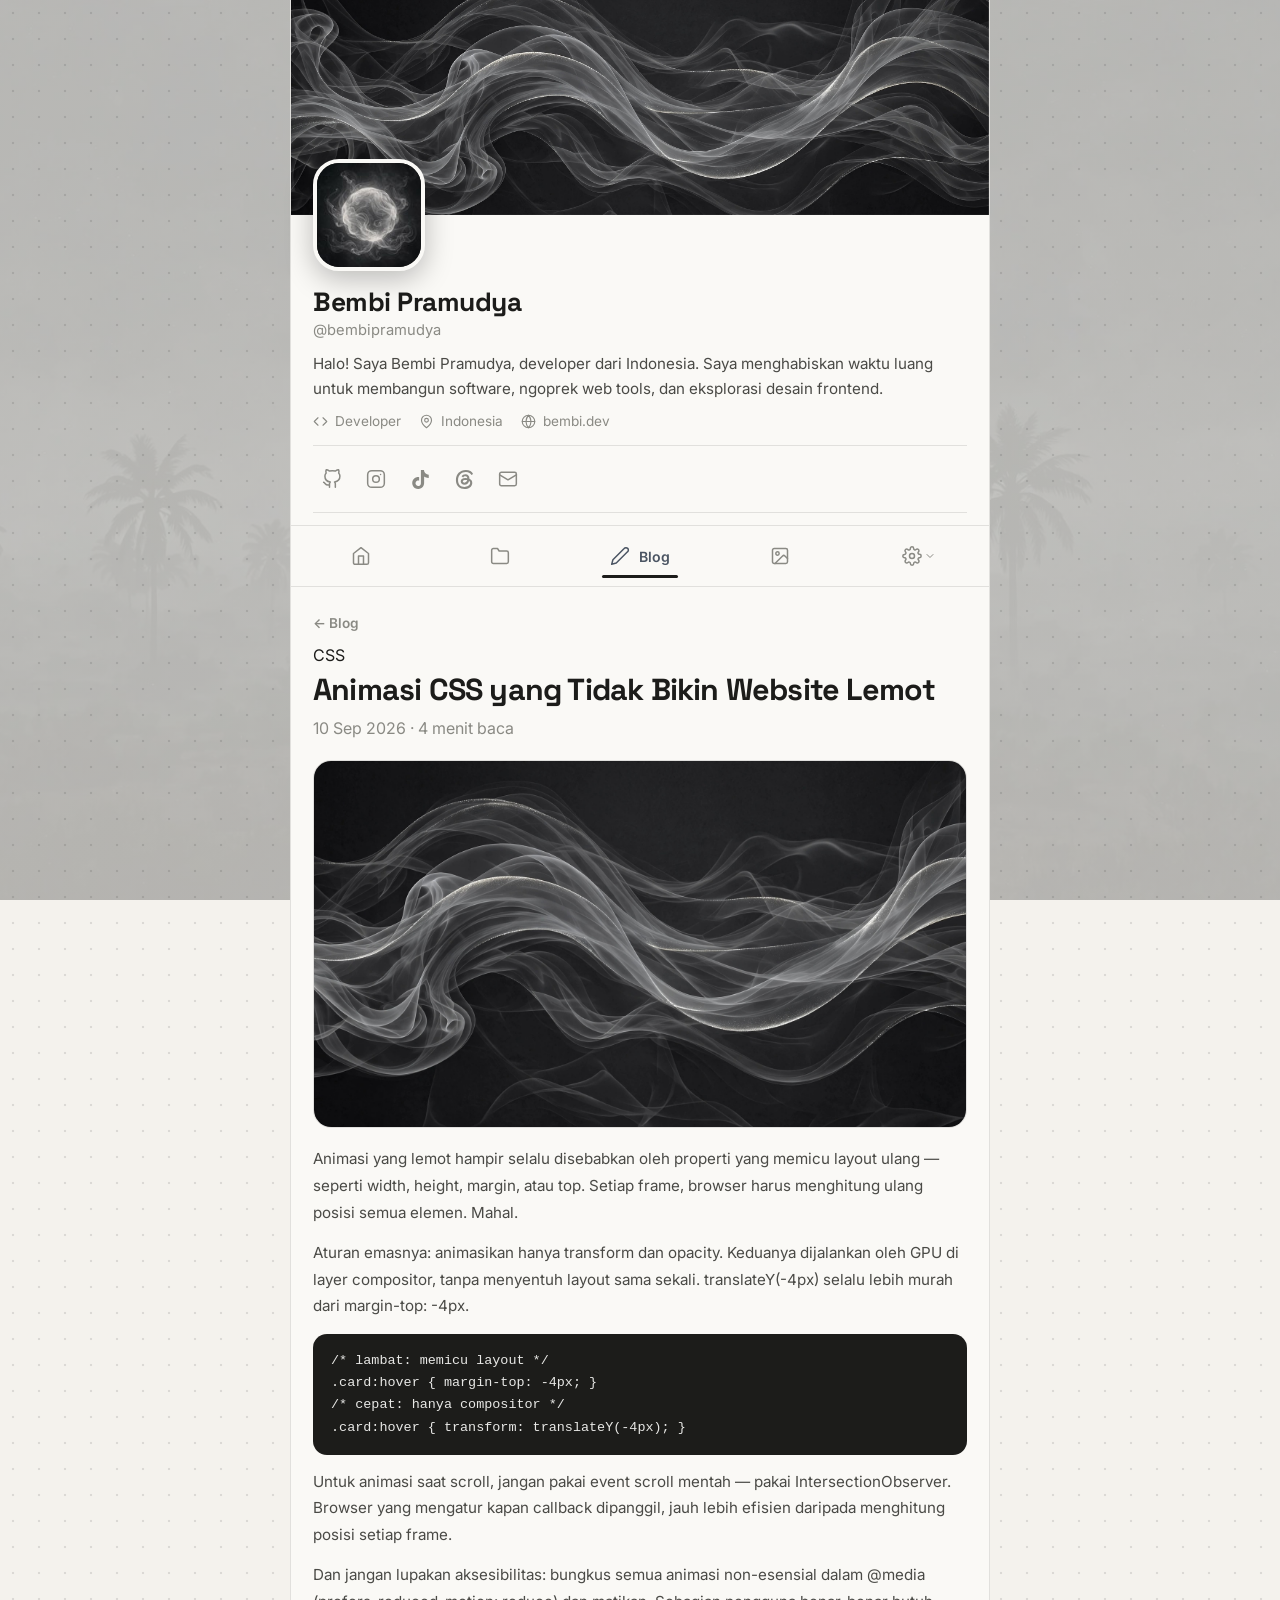
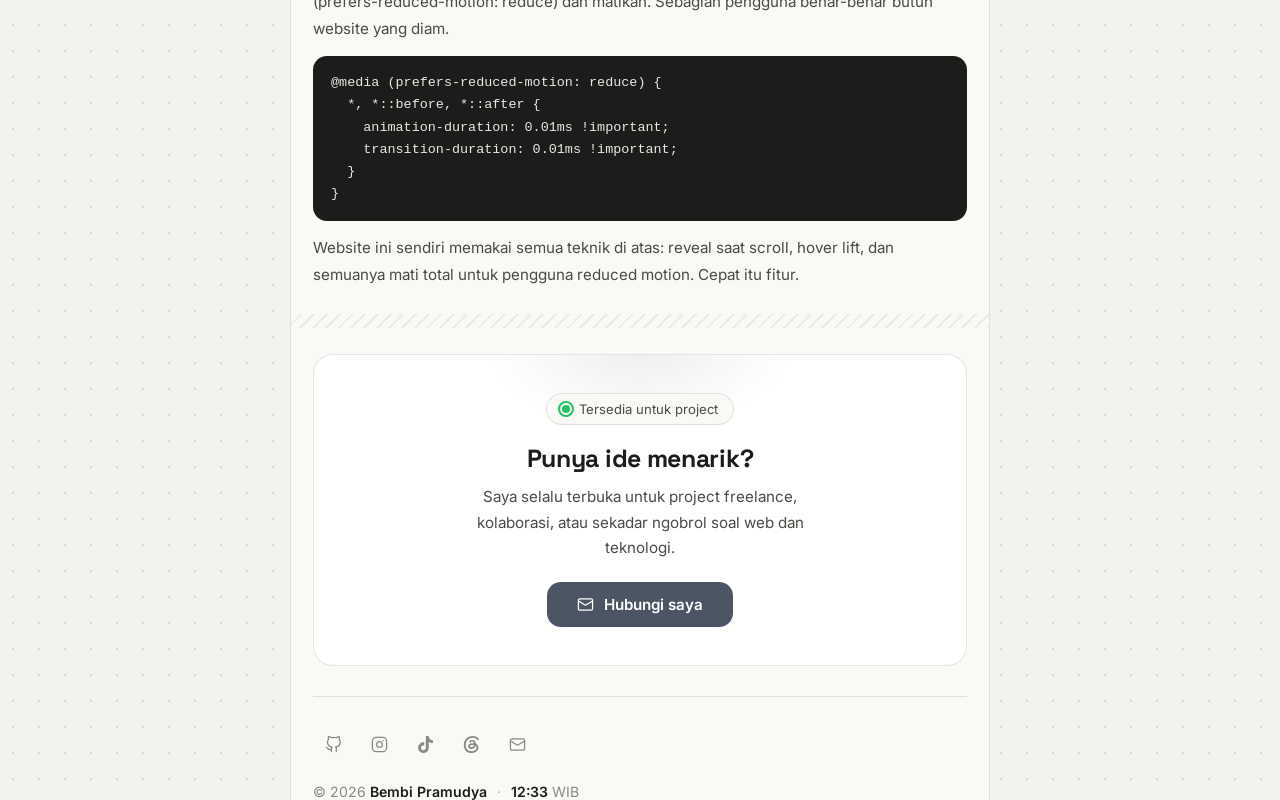
<file: blog/animasi-css-ringan/index.html>
<!DOCTYPE html><html lang="id" data-theme="light"><head><meta charSet="utf-8"/><meta name="viewport" content="width=device-width, initial-scale=1"/><link rel="preload" as="image" href="/cover.jpg"/><link rel="preload" as="image" href="/avatar.jpg"/><link rel="stylesheet" href="/_next/static/chunks/1gd988xk2qmdi.css" data-precedence="next"/><link rel="preload" as="script" fetchPriority="low" href="/_next/static/chunks/310vm2bl3xxpt.js"/><script src="/_next/static/chunks/19mx3mg6lkumu.js" async=""></script><script src="/_next/static/chunks/0bma92pht_c97.js" async=""></script><script src="/_next/static/chunks/344n2zhqbh4pn.js" async=""></script><script src="/_next/static/chunks/turbopack-154wuuf6u0_13.js" async=""></script><script src="/_next/static/chunks/3rq64og7hlmq2.js" async=""></script><script src="/_next/static/chunks/0wvphx381ki-n.js" async=""></script><link rel="preload" href="https://fonts.googleapis.com/css2?family=Inter:wght@400;500;600;700&amp;family=Space+Grotesk:wght@500;600;700&amp;display=swap" as="style"/><title>Bembi Pramudya — Developer</title><meta name="description" content="Personal portfolio of Bembi Pramudya"/><link rel="preconnect" href="https://fonts.googleapis.com"/><link rel="preconnect" href="https://fonts.gstatic.com" crossorigin="anonymous"/><script>(function(){try{var t=localStorage.getItem('bp-theme')||'light';var e=t;if(t==='auto'){e=matchMedia('(prefers-color-scheme: dark)').matches?'dark':'light';}document.documentElement.dataset.theme=e;}catch(_){document.documentElement.dataset.theme='light';}})();</script><link href="https://fonts.googleapis.com/css2?family=Inter:wght@400;500;600;700&amp;family=Space+Grotesk:wght@500;600;700&amp;display=swap" rel="stylesheet"/><script src="/_next/static/chunks/0cz1d0mv5g_q7.js" noModule=""></script></head><body><div hidden=""><!--$--><!--/$--></div><div class="col"><div class="pad"><div class="cover"><img src="/cover.jpg" alt="Cover"/></div><div class="prof"><div class="avatar"><img src="/avatar.jpg" alt="Foto profil"/></div><h1>Bembi Pramudya</h1><div class="handle">@bembipramudya</div><p class="bio">Halo! Saya Bembi Pramudya, developer dari Indonesia. Saya menghabiskan waktu luang untuk membangun software, ngoprek web tools, dan eksplorasi desain frontend.</p><div class="meta-row"><span class="mitem"><svg viewBox="0 0 24 24" width="15" height="15" fill="none" stroke="currentColor" stroke-width="1.8" stroke-linecap="round" stroke-linejoin="round" aria-hidden="true"><polyline points="16 18 22 12 16 6"></polyline><polyline points="8 6 2 12 8 18"></polyline></svg>Developer</span><span class="mitem"><svg viewBox="0 0 24 24" width="15" height="15" fill="none" stroke="currentColor" stroke-width="1.8" stroke-linecap="round" stroke-linejoin="round" aria-hidden="true"><path d="M20 10c0 6-8 12-8 12s-8-6-8-12a8 8 0 0 1 16 0Z"></path><circle cx="12" cy="10" r="3"></circle></svg>Indonesia</span><span class="mitem"><svg viewBox="0 0 24 24" width="15" height="15" fill="none" stroke="currentColor" stroke-width="1.8" stroke-linecap="round" stroke-linejoin="round" aria-hidden="true"><circle cx="12" cy="12" r="10"></circle><path d="M2 12h20M12 2a15.3 15.3 0 0 1 4 10 15.3 15.3 0 0 1-4 10 15.3 15.3 0 0 1-4-10 15.3 15.3 0 0 1 4-10z"></path></svg>bembi.dev</span></div><div class="socline"></div><div class="socials"><a href="https://github.com/bembipramudya" aria-label="GitHub" target="_blank" rel="noreferrer"><svg viewBox="0 0 24 24" width="20" height="20" fill="none" stroke="currentColor" stroke-width="1.8" stroke-linecap="round" stroke-linejoin="round" aria-hidden="true"><path d="M9 19c-5 1.5-5-2.5-7-3m14 6v-3.87a3.37 3.37 0 0 0-.94-2.61c3.14-.35 6.44-1.54 6.44-7A5.44 5.44 0 0 0 20 4.77 5.07 5.07 0 0 0 19.91 1S18.73.65 16 2.48a13.38 13.38 0 0 0-7 0C6.27.65 5.09 1 5.09 1A5.07 5.07 0 0 0 5 4.77a5.44 5.44 0 0 0-1.5 3.78c0 5.42 3.3 6.61 6.44 7A3.37 3.37 0 0 0 9 18.13V22"></path></svg></a><a href="https://instagram.com/bembipramudya" aria-label="Instagram" target="_blank" rel="noreferrer"><svg viewBox="0 0 24 24" width="20" height="20" fill="none" stroke="currentColor" stroke-width="1.8" stroke-linecap="round" stroke-linejoin="round" aria-hidden="true"><rect x="2" y="2" width="20" height="20" rx="5"></rect><circle cx="12" cy="12" r="4"></circle><circle cx="17.5" cy="6.5" r=".9" fill="currentColor" stroke="none"></circle></svg></a><a href="https://tiktok.com/@notb3m" aria-label="TikTok" target="_blank" rel="noreferrer"><svg viewBox="0 0 24 24" width="19" height="19" fill="currentColor" aria-hidden="true"><path d="M12.525.02c1.31-.02 2.61-.01 3.91-.02.08 1.53.63 3.09 1.75 4.17 1.12 1.11 2.7 1.62 4.24 1.79v4.03c-1.44-.05-2.89-.35-4.2-.97-.57-.26-1.1-.59-1.62-.93-.01 2.92.01 5.84-.02 8.75-.08 1.4-.54 2.79-1.35 3.94-1.31 1.92-3.58 3.17-5.91 3.21-1.43.08-2.86-.31-4.08-1.03-2.02-1.19-3.44-3.37-3.65-5.71-.02-.5-.03-1-.01-1.49.18-1.9 1.12-3.72 2.58-4.96 1.66-1.44 3.98-2.13 6.15-1.72.02 1.48-.04 2.96-.04 4.44-.99-.32-2.15-.23-3.02.37-.63.41-1.11 1.04-1.36 1.75-.21.51-.15 1.07-.14 1.61.24 1.64 1.82 3.02 3.5 2.87 1.12-.01 2.19-.66 2.77-1.61.19-.33.4-.67.41-1.06.1-1.79.06-3.57.07-5.36.01-4.03-.01-8.05.02-12.07z"></path></svg></a><a href="https://threads.com/@bembipramudya" aria-label="Threads" target="_blank" rel="noreferrer"><svg viewBox="0 0 24 24" width="19" height="19" fill="currentColor" aria-hidden="true"><path d="M18.263 11.097c-.03-3.486-1.92-5.586-5.111-5.586-2.13 0-3.922.963-4.863 2.499l2.062 1.438c.535-.843 1.272-1.543 2.628-1.543 1.528 0 2.318.85 2.544 2.431a15 15 0 0 0-2.236-.173c-4.125 0-6.068 1.867-6.068 4.336s1.943 3.99 4.804 3.99c3.139 0 5.013-2.115 5.781-4.735.798.361 1.348 1.204 1.348 2.47 0 3.387-3.907 5.232-7.22 5.232-4.885 0-8.077-3.207-8.077-8.424 0-6.392 4.223-10.487 9.9-10.487 3.808 0 5.69 1.671 6.97 3.914l2.108-1.475C21.44 2.078 18.331 0 13.663 0 6.227 0 1.168 5.277 1.168 12.934c0 7 4.953 11.066 10.856 11.066 4.878 0 9.809-2.846 9.809-7.716 0-2.545-1.46-4.231-3.569-5.187m-6.33 4.855c-1.077 0-2.026-.512-2.026-1.453 0-1.483 1.822-1.934 3.606-1.934.678 0 1.34.045 1.927.173-.422 1.927-1.671 3.215-3.508 3.214Z"></path></svg></a><a href="mailto:bembipramudya383@gmail.com" aria-label="Email"><svg viewBox="0 0 24 24" width="20" height="20" fill="none" stroke="currentColor" stroke-width="1.8" stroke-linecap="round" stroke-linejoin="round" aria-hidden="true"><rect x="2" y="4" width="20" height="16" rx="2"></rect><path d="m22 7-10 6L2 7"></path></svg></a></div><div class="socline socline-b"></div></div></div><nav class="tabs"><a class="tab" aria-label="Beranda" href="/"><svg viewBox="0 0 24 24" width="20" height="20" fill="none" stroke="currentColor" stroke-width="1.8" stroke-linecap="round" stroke-linejoin="round" aria-hidden="true"><path d="m3 9 9-7 9 7v11a2 2 0 0 1-2 2H5a2 2 0 0 1-2-2z"></path><path d="M9 22V12h6v10"></path></svg><span class="tlabel">Beranda</span><span class="tabline"></span></a><a class="tab" aria-label="Proyek" href="/projects/"><svg viewBox="0 0 24 24" width="20" height="20" fill="none" stroke="currentColor" stroke-width="1.8" stroke-linecap="round" stroke-linejoin="round" aria-hidden="true"><path d="M22 19a2 2 0 0 1-2 2H4a2 2 0 0 1-2-2V5a2 2 0 0 1 2-2h5l2 3h9a2 2 0 0 1 2 2z"></path></svg><span class="tlabel">Proyek</span><span class="tabline"></span></a><a class="tab active" aria-label="Blog" href="/blog/"><svg viewBox="0 0 24 24" width="20" height="20" fill="none" stroke="currentColor" stroke-width="1.8" stroke-linecap="round" stroke-linejoin="round" aria-hidden="true"><path d="M17 3a2.85 2.83 0 1 1 4 4L7.5 20.5 2 22l1.5-5.5Z"></path></svg><span class="tlabel">Blog</span><span class="tabline"></span></a><a class="tab" aria-label="Galeri" href="/gallery/"><svg viewBox="0 0 24 24" width="20" height="20" fill="none" stroke="currentColor" stroke-width="1.8" stroke-linecap="round" stroke-linejoin="round" aria-hidden="true"><rect x="3" y="3" width="18" height="18" rx="2"></rect><circle cx="9" cy="9" r="2"></circle><path d="m21 15-3.1-3.1a2 2 0 0 0-2.8 0L6 21"></path></svg><span class="tlabel">Galeri</span><span class="tabline"></span></a><div class="setwrap"><button class="tab" aria-label="Pengaturan"><svg viewBox="0 0 24 24" width="20" height="20" fill="none" stroke="currentColor" stroke-width="1.8" stroke-linecap="round" stroke-linejoin="round" aria-hidden="true"><circle cx="12" cy="12" r="3"></circle><path d="M19.4 15a1.65 1.65 0 0 0 .33 1.82l.06.06a2 2 0 1 1-2.83 2.83l-.06-.06a1.65 1.65 0 0 0-1.82-.33 1.65 1.65 0 0 0-1 1.51V21a2 2 0 1 1-4 0v-.09A1.65 1.65 0 0 0 9 19.4a1.65 1.65 0 0 0-1.82.33l-.06.06a2 2 0 1 1-2.83-2.83l.06-.06a1.65 1.65 0 0 0 .33-1.82 1.65 1.65 0 0 0-1.51-1H3a2 2 0 1 1 0-4h.09A1.65 1.65 0 0 0 4.6 9a1.65 1.65 0 0 0-.33-1.82l-.06-.06a2 2 0 1 1 2.83-2.83l.06.06a1.65 1.65 0 0 0 1.82.33H9a1.65 1.65 0 0 0 1-1.51V3a2 2 0 1 1 4 0v.09a1.65 1.65 0 0 0 1 1.51 1.65 1.65 0 0 0 1.82-.33l.06-.06a2 2 0 1 1 2.83 2.83l-.06.06a1.65 1.65 0 0 0-.33 1.82V9a1.65 1.65 0 0 0 1.51 1H21a2 2 0 1 1 0 4h-.09a1.65 1.65 0 0 0-1.51 1z"></path></svg><svg class="chev" viewBox="0 0 24 24" fill="none" stroke="currentColor" stroke-width="2" stroke-linecap="round" stroke-linejoin="round"><path d="m6 9 6 6 6-6"></path></svg><span class="tabline"></span></button></div></nav><main class="rise"><div class="pad"><div class="art"><div class="art-head"><div class="crumbs"><a href="/blog/">← Blog</a></div><span class="btag" style="display:inline-block;margin-bottom:8px">CSS</span><h1 class="art-title">Animasi CSS yang Tidak Bikin Website Lemot</h1><p class="art-sub">10 Sep 2026<!-- --> · <!-- -->4 menit baca</p></div><div class="art-cover"><img src="/cover.jpg" alt="Animasi CSS yang Tidak Bikin Website Lemot"/></div><p class="art-p">Animasi yang lemot hampir selalu disebabkan oleh properti yang memicu layout ulang — seperti width, height, margin, atau top. Setiap frame, browser harus menghitung ulang posisi semua elemen. Mahal.</p><p class="art-p">Aturan emasnya: animasikan hanya transform dan opacity. Keduanya dijalankan oleh GPU di layer compositor, tanpa menyentuh layout sama sekali. translateY(-4px) selalu lebih murah dari margin-top: -4px.</p><pre class="codeblock">/* lambat: memicu layout */
.card:hover { margin-top: -4px; }
/* cepat: hanya compositor */
.card:hover { transform: translateY(-4px); }</pre><p class="art-p">Untuk animasi saat scroll, jangan pakai event scroll mentah — pakai IntersectionObserver. Browser yang mengatur kapan callback dipanggil, jauh lebih efisien daripada menghitung posisi setiap frame.</p><p class="art-p">Dan jangan lupakan aksesibilitas: bungkus semua animasi non-esensial dalam @media (prefers-reduced-motion: reduce) dan matikan. Sebagian pengguna benar-benar butuh website yang diam.</p><pre class="codeblock">@media (prefers-reduced-motion: reduce) {
  *, *::before, *::after {
    animation-duration: 0.01ms !important;
    transition-duration: 0.01ms !important;
  }
}</pre><p class="art-p">Website ini sendiri memakai semua teknik di atas: reveal saat scroll, hover lift, dan semuanya mati total untuk pengguna reduced motion. Cepat itu fitur.</p></div></div></main><!--$--><!--/$--><div class="stripes"></div><footer class="pad"><div class="cta" data-rv="true"><div class="avail"><span class="dot"></span>Tersedia untuk project</div><h3>Punya ide menarik?</h3><p>Saya selalu terbuka untuk project freelance, kolaborasi, atau sekadar ngobrol soal web dan teknologi.</p><a class="ctabtn" href="mailto:bembipramudya383@gmail.com"><svg viewBox="0 0 24 24" width="20" height="20" fill="none" stroke="currentColor" stroke-width="1.8" stroke-linecap="round" stroke-linejoin="round" aria-hidden="true"><rect x="2" y="4" width="20" height="16" rx="2"></rect><path d="m22 7-10 6L2 7"></path></svg><span>Hubungi saya</span></a></div><div class="fbar"><div class="socials compact"><a href="https://github.com/bembipramudya" aria-label="GitHub" target="_blank" rel="noreferrer"><svg viewBox="0 0 24 24" width="20" height="20" fill="none" stroke="currentColor" stroke-width="1.8" stroke-linecap="round" stroke-linejoin="round" aria-hidden="true"><path d="M9 19c-5 1.5-5-2.5-7-3m14 6v-3.87a3.37 3.37 0 0 0-.94-2.61c3.14-.35 6.44-1.54 6.44-7A5.44 5.44 0 0 0 20 4.77 5.07 5.07 0 0 0 19.91 1S18.73.65 16 2.48a13.38 13.38 0 0 0-7 0C6.27.65 5.09 1 5.09 1A5.07 5.07 0 0 0 5 4.77a5.44 5.44 0 0 0-1.5 3.78c0 5.42 3.3 6.61 6.44 7A3.37 3.37 0 0 0 9 18.13V22"></path></svg></a><a href="https://instagram.com/bembipramudya" aria-label="Instagram" target="_blank" rel="noreferrer"><svg viewBox="0 0 24 24" width="20" height="20" fill="none" stroke="currentColor" stroke-width="1.8" stroke-linecap="round" stroke-linejoin="round" aria-hidden="true"><rect x="2" y="2" width="20" height="20" rx="5"></rect><circle cx="12" cy="12" r="4"></circle><circle cx="17.5" cy="6.5" r=".9" fill="currentColor" stroke="none"></circle></svg></a><a href="https://tiktok.com/@notb3m" aria-label="TikTok" target="_blank" rel="noreferrer"><svg viewBox="0 0 24 24" width="19" height="19" fill="currentColor" aria-hidden="true"><path d="M12.525.02c1.31-.02 2.61-.01 3.91-.02.08 1.53.63 3.09 1.75 4.17 1.12 1.11 2.7 1.62 4.24 1.79v4.03c-1.44-.05-2.89-.35-4.2-.97-.57-.26-1.1-.59-1.62-.93-.01 2.92.01 5.84-.02 8.75-.08 1.4-.54 2.79-1.35 3.94-1.31 1.92-3.58 3.17-5.91 3.21-1.43.08-2.86-.31-4.08-1.03-2.02-1.19-3.44-3.37-3.65-5.71-.02-.5-.03-1-.01-1.49.18-1.9 1.12-3.72 2.58-4.96 1.66-1.44 3.98-2.13 6.15-1.72.02 1.48-.04 2.96-.04 4.44-.99-.32-2.15-.23-3.02.37-.63.41-1.11 1.04-1.36 1.75-.21.51-.15 1.07-.14 1.61.24 1.64 1.82 3.02 3.5 2.87 1.12-.01 2.19-.66 2.77-1.61.19-.33.4-.67.41-1.06.1-1.79.06-3.57.07-5.36.01-4.03-.01-8.05.02-12.07z"></path></svg></a><a href="https://threads.com/@bembipramudya" aria-label="Threads" target="_blank" rel="noreferrer"><svg viewBox="0 0 24 24" width="19" height="19" fill="currentColor" aria-hidden="true"><path d="M18.263 11.097c-.03-3.486-1.92-5.586-5.111-5.586-2.13 0-3.922.963-4.863 2.499l2.062 1.438c.535-.843 1.272-1.543 2.628-1.543 1.528 0 2.318.85 2.544 2.431a15 15 0 0 0-2.236-.173c-4.125 0-6.068 1.867-6.068 4.336s1.943 3.99 4.804 3.99c3.139 0 5.013-2.115 5.781-4.735.798.361 1.348 1.204 1.348 2.47 0 3.387-3.907 5.232-7.22 5.232-4.885 0-8.077-3.207-8.077-8.424 0-6.392 4.223-10.487 9.9-10.487 3.808 0 5.69 1.671 6.97 3.914l2.108-1.475C21.44 2.078 18.331 0 13.663 0 6.227 0 1.168 5.277 1.168 12.934c0 7 4.953 11.066 10.856 11.066 4.878 0 9.809-2.846 9.809-7.716 0-2.545-1.46-4.231-3.569-5.187m-6.33 4.855c-1.077 0-2.026-.512-2.026-1.453 0-1.483 1.822-1.934 3.606-1.934.678 0 1.34.045 1.927.173-.422 1.927-1.671 3.215-3.508 3.214Z"></path></svg></a><a href="mailto:bembipramudya383@gmail.com" aria-label="Email"><svg viewBox="0 0 24 24" width="20" height="20" fill="none" stroke="currentColor" stroke-width="1.8" stroke-linecap="round" stroke-linejoin="round" aria-hidden="true"><rect x="2" y="4" width="20" height="16" rx="2"></rect><path d="m22 7-10 6L2 7"></path></svg></a></div><div class="fmeta"><span>© 2026 <b>Bembi Pramudya</b></span><span class="fdot">·</span><span><b>--:--</b> WIB</span></div></div></footer></div><button id="fabTop" class="" aria-label="Top"><svg viewBox="0 0 48 48"><circle cx="24" cy="24" r="22" class="ring-bg"></circle><circle cx="24" cy="24" r="22" class="ring-fg" stroke-dasharray="138.23007675795088" stroke-dashoffset="138.23007675795088"></circle></svg><svg viewBox="0 0 24 24" width="18" height="18" fill="none" stroke="currentColor" stroke-width="1.8" stroke-linecap="round" stroke-linejoin="round" aria-hidden="true"><path d="M12 19V5"></path><path d="m5 12 7-7 7 7"></path></svg></button><script src="/_next/static/chunks/310vm2bl3xxpt.js" id="_R_" async=""></script><script>(self.__next_f=self.__next_f||[]).push([0])</script><script>self.__next_f.push([1,"1:\"$Sreact.fragment\"\n2:I[23860,[\"/_next/static/chunks/3rq64og7hlmq2.js\"],\"SiteProvider\"]\n3:I[35651,[\"/_next/static/chunks/3rq64og7hlmq2.js\"],\"Chrome\"]\n4:I[39756,[\"/_next/static/chunks/3rq64og7hlmq2.js\"],\"default\"]\n5:I[37457,[\"/_next/static/chunks/3rq64og7hlmq2.js\"],\"default\"]\n7:I[97367,[\"/_next/static/chunks/3rq64og7hlmq2.js\"],\"OutletBoundary\"]\n8:\"$Sreact.suspense\"\nb:I[97367,[\"/_next/static/chunks/3rq64og7hlmq2.js\"],\"ViewportBoundary\"]\nd:I[97367,[\"/_next/static/chunks/3rq64og7hlmq2.js\"],\"MetadataBoundary\"]\nf:I[68027,[\"/_next/static/chunks/3rq64og7hlmq2.js\"],\"default\",1]\n:HL[\"/_next/static/chunks/1gd988xk2qmdi.css\",\"style\"]\n:HL[\"https://fonts.googleapis.com/css2?family=Inter:wght@400;500;600;700\u0026family=Space+Grotesk:wght@500;600;700\u0026display=swap\",\"style\"]\na:X\n0:{\"P\":null,\"c\":[\"\",\"blog\",\"animasi-css-ringan\",\"\"],\"q\":\"\",\"i\":false,\"f\":[[[\"\",{\"children\":[\"blog\",{\"children\":[[\"slug\",\"animasi-css-ringan\",\"d\",[]],{\"children\":[\"__PAGE__\",{},\"$undefined\",\"$undefined\",4608]},\"$undefined\",\"$undefined\",4608]},\"$undefined\",\"$undefined\",4608]},\"$undefined\",\"$undefined\",4624],[[\"$\",\"$1\",\"c\",{\"children\":[[[\"$\",\"link\",\"0\",{\"rel\":\"stylesheet\",\"href\":\"/_next/static/chunks/1gd988xk2qmdi.css\",\"precedence\":\"next\",\"crossOrigin\":\"$undefined\",\"nonce\":\"$undefined\"}],[\"$\",\"script\",\"script-0\",{\"src\":\"/_next/static/chunks/3rq64og7hlmq2.js\",\"async\":true,\"nonce\":\"$undefined\"}]],[\"$\",\"html\",null,{\"lang\":\"id\",\"data-theme\":\"light\",\"suppressHydrationWarning\":true,\"children\":[[\"$\",\"head\",null,{\"children\":[[\"$\",\"script\",null,{\"dangerouslySetInnerHTML\":{\"__html\":\"(function(){try{var t=localStorage.getItem('bp-theme')||'light';var e=t;if(t==='auto'){e=matchMedia('(prefers-color-scheme: dark)').matches?'dark':'light';}document.documentElement.dataset.theme=e;}catch(_){document.documentElement.dataset.theme='light';}})();\"}}],[\"$\",\"link\",null,{\"rel\":\"preconnect\",\"href\":\"https://fonts.googleapis.com\"}],[\"$\",\"link\",null,{\"rel\":\"preconnect\",\"href\":\"https://fonts.gstatic.com\",\"crossOrigin\":\"anonymous\"}],[\"$\",\"link\",null,{\"href\":\"https://fonts.googleapis.com/css2?family=Inter:wght@400;500;600;700\u0026family=Space+Grotesk:wght@500;600;700\u0026display=swap\",\"rel\":\"stylesheet\"}]]}],[\"$\",\"body\",null,{\"children\":[\"$\",\"$L2\",null,{\"children\":[\"$\",\"$L3\",null,{\"children\":[\"$\",\"$L4\",null,{\"parallelRouterKey\":\"children\",\"error\":\"$undefined\",\"errorStyles\":\"$undefined\",\"errorScripts\":\"$undefined\",\"template\":[\"$\",\"$L5\",null,{}],\"templateStyles\":\"$undefined\",\"templateScripts\":\"$undefined\",\"notFound\":[[[\"$\",\"title\",null,{\"children\":\"404: This page could not be found.\"}],[\"$\",\"div\",null,{\"style\":{\"fontFamily\":\"system-ui,\\\"Segoe UI\\\",Roboto,Helvetica,Arial,sans-serif,\\\"Apple Color Emoji\\\",\\\"Segoe UI Emoji\\\"\",\"height\":\"100vh\",\"textAlign\":\"center\",\"display\":\"flex\",\"flexDirection\":\"column\",\"alignItems\":\"center\",\"justifyContent\":\"center\"},\"children\":[\"$\",\"div\",null,{\"children\":[[\"$\",\"style\",null,{\"dangerouslySetInnerHTML\":{\"__html\":\"body{color:#000;background:#fff;margin:0}.next-error-h1{border-right:1px solid rgba(0,0,0,.3)}@media (prefers-color-scheme:dark){body{color:#fff;background:#000}.next-error-h1{border-right:1px solid rgba(255,255,255,.3)}}\"}}],[\"$\",\"h1\",null,{\"className\":\"next-error-h1\",\"style\":{\"display\":\"inline-block\",\"margin\":\"0 20px 0 0\",\"padding\":\"0 23px 0 0\",\"fontSize\":24,\"fontWeight\":500,\"verticalAlign\":\"top\",\"lineHeight\":\"49px\"},\"children\":404}],[\"$\",\"div\",null,{\"style\":{\"display\":\"inline-block\"},\"children\":[\"$\",\"h2\",null,{\"style\":{\"fontSize\":14,\"fontWeight\":400,\"lineHeight\":\"49px\",\"margin\":0},\"children\":\"This page could not be found.\"}]}]]}]}]],[]],\"forbidden\":\"$undefined\",\"unauthorized\":\"$undefined\"}]}]}]}]]}]]}],{\"children\":[[\"$\",\"$1\",\"c\",{\"children\":[null,[\"$\",\"$L4\",null,{\"parallelRouterKey\":\"children\",\"error\":\"$undefined\",\"errorStyles\":\"$undefined\",\"errorScripts\":\"$undefined\",\"template\":[\"$\",\"$L5\",null,{}],\"templateStyles\":\"$undefined\",\"templateScripts\":\"$undefined\",\"notFound\":\"$undefined\",\"forbidden\":\"$undefined\",\"unauthorized\":\"$undefined\"}]]}],{\"children\":[[\"$\",\"$1\",\"c\",{\"children\":[null,[\"$\",\"$L4\",null,{\"parallelRouterKey\":\"children\",\"error\":\"$undefined\",\"errorStyles\":\"$undefined\",\"errorScripts\":\"$undefined\",\"template\":[\"$\",\"$L5\",null,{}],\"templateStyles\":\"$undefined\",\"templateScripts\":\"$undefined\",\"notFound\":\"$undefined\",\"forbidden\":\"$undefined\",\"unauthorized\":\"$undefined\"}]]}],{\"children\":[[\"$\",\"$1\",\"c\",{\"children\":[\"$L6\",[[\"$\",\"script\",\"script-0\",{\"src\":\"/_next/static/chunks/0wvphx381ki-n.js\",\"async\":true,\"nonce\":\"$undefined\"}]],[\"$\",\"$L7\",null,{\"children\":[\"$\",\"$8\",null,{\"name\":\"Next.MetadataOutlet\",\"children\":\"$@9\"}]}]]}],{},null,false,null]},null,false,\"$a\"]},null,false,\"$a\"]},null,false,null],[\"$\",\"$1\",\"h\",{\"children\":[null,[\"$\",\"$Lb\",null,{\"children\":\"$Lc\"}],[\"$\",\"div\",null,{\"hidden\":true,\"children\":[\"$\",\"$Ld\",null,{\"children\":[\"$\",\"$8\",null,{\"name\":\"Next.Metadata\",\"children\":\"$Le\"}]}]}],null]}],false]],\"m\":\"$undefined\",\"G\":[\"$f\",[[\"$\",\"link\",\"0\",{\"rel\":\"stylesheet\",\"href\":\"/_next/static/chunks/1gd988xk2qmdi.css\",\"precedence\":\"next\",\"crossOrigin\":\"$undefined\",\"nonce\":\"$undefined\"}]]],\"S\":true,\"h\":null,\"r\":\"$undefined\",\"s\":\"$undefined\",\"a\":\"$undefined\",\"l\":\"$undefined\",\"p\":\"$undefined\",\"d\":\"$undefined\",\"b\":\"DuqFTUgxTRLiheby8s0_p\"}\n10:I[12222,[\"/_next/static/chunks/3rq64og7hlmq2.js\",\"/_next/static/chunks/0wvphx381ki-n.js\"],\"default\"]\na:C\n6:[\"$\",\"$L10\",null,{\"slug\":\"animasi-css-ringan\"}]\nc:[[\"$\",\"meta\",\"0\",{\"charSet\":\"utf-8\"}],[\"$\",\"meta\",\"1\",{\"name\":\"viewport\",\"content\":\"width=device-width, initial-scale=1\"}]]\n9:null\ne:[[\"$\",\"title\",\"0\",{\"children\":\"Bembi Pramudya — Developer\"}],[\"$\",\"meta\",\"1\",{\"name\":\"description\",\"content\":\"Personal portfolio of Bembi Pramudya\"}]]\n"])</script></body></html>
</file>
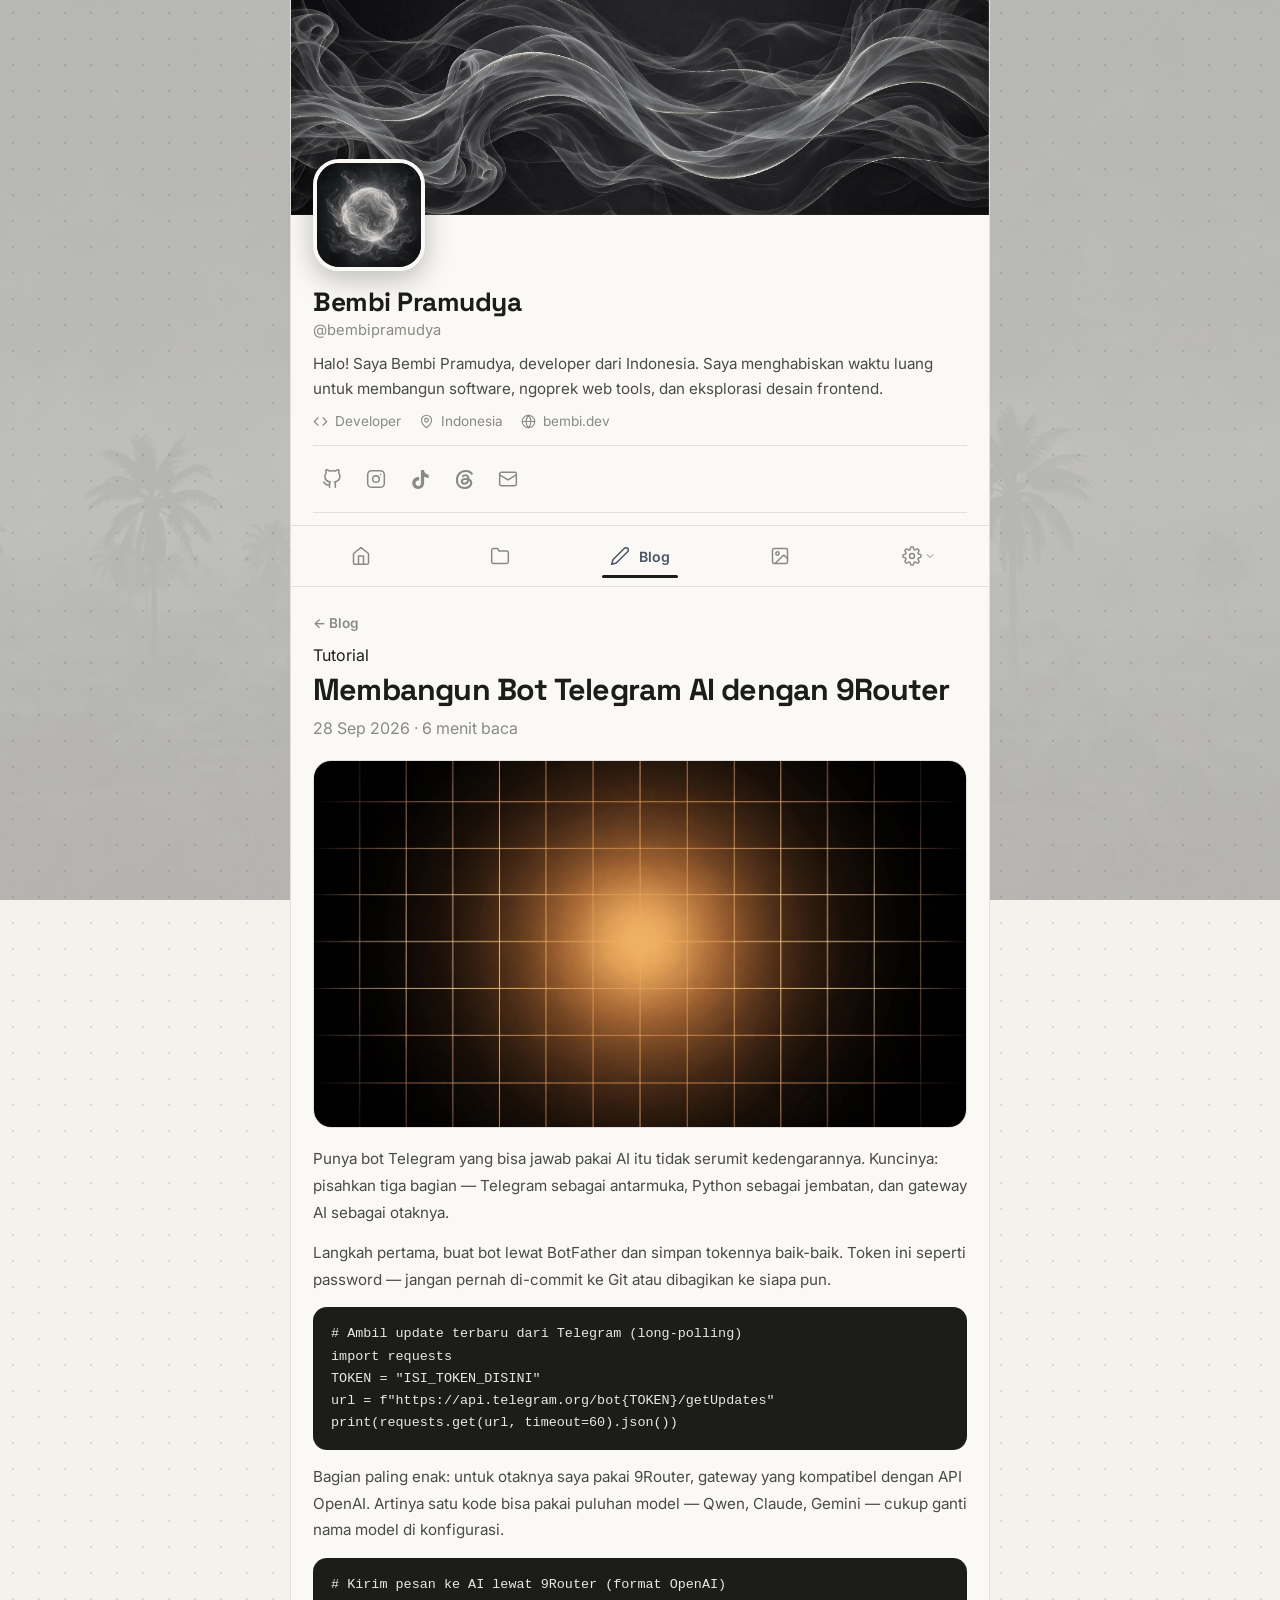
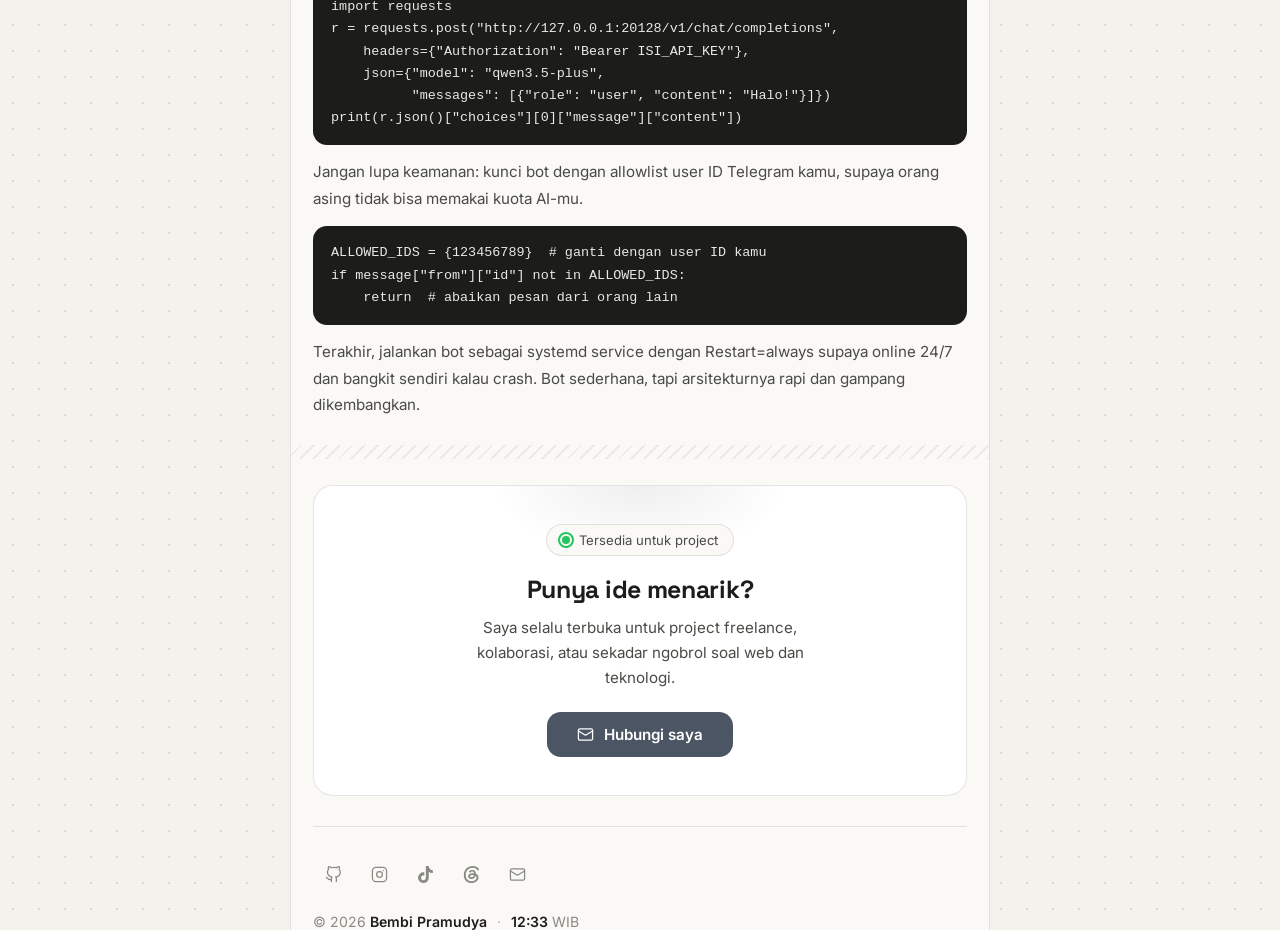
<file: blog/bot-telegram-ai/index.html>
<!DOCTYPE html><html lang="id" data-theme="light"><head><meta charSet="utf-8"/><meta name="viewport" content="width=device-width, initial-scale=1"/><link rel="preload" as="image" href="/cover.jpg"/><link rel="preload" as="image" href="/avatar.jpg"/><link rel="preload" as="image" href="/proj3.jpg"/><link rel="stylesheet" href="/_next/static/chunks/1gd988xk2qmdi.css" data-precedence="next"/><link rel="preload" as="script" fetchPriority="low" href="/_next/static/chunks/310vm2bl3xxpt.js"/><script src="/_next/static/chunks/19mx3mg6lkumu.js" async=""></script><script src="/_next/static/chunks/0bma92pht_c97.js" async=""></script><script src="/_next/static/chunks/344n2zhqbh4pn.js" async=""></script><script src="/_next/static/chunks/turbopack-154wuuf6u0_13.js" async=""></script><script src="/_next/static/chunks/3rq64og7hlmq2.js" async=""></script><script src="/_next/static/chunks/0wvphx381ki-n.js" async=""></script><link rel="preload" href="https://fonts.googleapis.com/css2?family=Inter:wght@400;500;600;700&amp;family=Space+Grotesk:wght@500;600;700&amp;display=swap" as="style"/><title>Bembi Pramudya — Developer</title><meta name="description" content="Personal portfolio of Bembi Pramudya"/><link rel="preconnect" href="https://fonts.googleapis.com"/><link rel="preconnect" href="https://fonts.gstatic.com" crossorigin="anonymous"/><script>(function(){try{var t=localStorage.getItem('bp-theme')||'light';var e=t;if(t==='auto'){e=matchMedia('(prefers-color-scheme: dark)').matches?'dark':'light';}document.documentElement.dataset.theme=e;}catch(_){document.documentElement.dataset.theme='light';}})();</script><link href="https://fonts.googleapis.com/css2?family=Inter:wght@400;500;600;700&amp;family=Space+Grotesk:wght@500;600;700&amp;display=swap" rel="stylesheet"/><script src="/_next/static/chunks/0cz1d0mv5g_q7.js" noModule=""></script></head><body><div hidden=""><!--$--><!--/$--></div><div class="col"><div class="pad"><div class="cover"><img src="/cover.jpg" alt="Cover"/></div><div class="prof"><div class="avatar"><img src="/avatar.jpg" alt="Foto profil"/></div><h1>Bembi Pramudya</h1><div class="handle">@bembipramudya</div><p class="bio">Halo! Saya Bembi Pramudya, developer dari Indonesia. Saya menghabiskan waktu luang untuk membangun software, ngoprek web tools, dan eksplorasi desain frontend.</p><div class="meta-row"><span class="mitem"><svg viewBox="0 0 24 24" width="15" height="15" fill="none" stroke="currentColor" stroke-width="1.8" stroke-linecap="round" stroke-linejoin="round" aria-hidden="true"><polyline points="16 18 22 12 16 6"></polyline><polyline points="8 6 2 12 8 18"></polyline></svg>Developer</span><span class="mitem"><svg viewBox="0 0 24 24" width="15" height="15" fill="none" stroke="currentColor" stroke-width="1.8" stroke-linecap="round" stroke-linejoin="round" aria-hidden="true"><path d="M20 10c0 6-8 12-8 12s-8-6-8-12a8 8 0 0 1 16 0Z"></path><circle cx="12" cy="10" r="3"></circle></svg>Indonesia</span><span class="mitem"><svg viewBox="0 0 24 24" width="15" height="15" fill="none" stroke="currentColor" stroke-width="1.8" stroke-linecap="round" stroke-linejoin="round" aria-hidden="true"><circle cx="12" cy="12" r="10"></circle><path d="M2 12h20M12 2a15.3 15.3 0 0 1 4 10 15.3 15.3 0 0 1-4 10 15.3 15.3 0 0 1-4-10 15.3 15.3 0 0 1 4-10z"></path></svg>bembi.dev</span></div><div class="socline"></div><div class="socials"><a href="https://github.com/bembipramudya" aria-label="GitHub" target="_blank" rel="noreferrer"><svg viewBox="0 0 24 24" width="20" height="20" fill="none" stroke="currentColor" stroke-width="1.8" stroke-linecap="round" stroke-linejoin="round" aria-hidden="true"><path d="M9 19c-5 1.5-5-2.5-7-3m14 6v-3.87a3.37 3.37 0 0 0-.94-2.61c3.14-.35 6.44-1.54 6.44-7A5.44 5.44 0 0 0 20 4.77 5.07 5.07 0 0 0 19.91 1S18.73.65 16 2.48a13.38 13.38 0 0 0-7 0C6.27.65 5.09 1 5.09 1A5.07 5.07 0 0 0 5 4.77a5.44 5.44 0 0 0-1.5 3.78c0 5.42 3.3 6.61 6.44 7A3.37 3.37 0 0 0 9 18.13V22"></path></svg></a><a href="https://instagram.com/bembipramudya" aria-label="Instagram" target="_blank" rel="noreferrer"><svg viewBox="0 0 24 24" width="20" height="20" fill="none" stroke="currentColor" stroke-width="1.8" stroke-linecap="round" stroke-linejoin="round" aria-hidden="true"><rect x="2" y="2" width="20" height="20" rx="5"></rect><circle cx="12" cy="12" r="4"></circle><circle cx="17.5" cy="6.5" r=".9" fill="currentColor" stroke="none"></circle></svg></a><a href="https://tiktok.com/@notb3m" aria-label="TikTok" target="_blank" rel="noreferrer"><svg viewBox="0 0 24 24" width="19" height="19" fill="currentColor" aria-hidden="true"><path d="M12.525.02c1.31-.02 2.61-.01 3.91-.02.08 1.53.63 3.09 1.75 4.17 1.12 1.11 2.7 1.62 4.24 1.79v4.03c-1.44-.05-2.89-.35-4.2-.97-.57-.26-1.1-.59-1.62-.93-.01 2.92.01 5.84-.02 8.75-.08 1.4-.54 2.79-1.35 3.94-1.31 1.92-3.58 3.17-5.91 3.21-1.43.08-2.86-.31-4.08-1.03-2.02-1.19-3.44-3.37-3.65-5.71-.02-.5-.03-1-.01-1.49.18-1.9 1.12-3.72 2.58-4.96 1.66-1.44 3.98-2.13 6.15-1.72.02 1.48-.04 2.96-.04 4.44-.99-.32-2.15-.23-3.02.37-.63.41-1.11 1.04-1.36 1.75-.21.51-.15 1.07-.14 1.61.24 1.64 1.82 3.02 3.5 2.87 1.12-.01 2.19-.66 2.77-1.61.19-.33.4-.67.41-1.06.1-1.79.06-3.57.07-5.36.01-4.03-.01-8.05.02-12.07z"></path></svg></a><a href="https://threads.com/@bembipramudya" aria-label="Threads" target="_blank" rel="noreferrer"><svg viewBox="0 0 24 24" width="19" height="19" fill="currentColor" aria-hidden="true"><path d="M18.263 11.097c-.03-3.486-1.92-5.586-5.111-5.586-2.13 0-3.922.963-4.863 2.499l2.062 1.438c.535-.843 1.272-1.543 2.628-1.543 1.528 0 2.318.85 2.544 2.431a15 15 0 0 0-2.236-.173c-4.125 0-6.068 1.867-6.068 4.336s1.943 3.99 4.804 3.99c3.139 0 5.013-2.115 5.781-4.735.798.361 1.348 1.204 1.348 2.47 0 3.387-3.907 5.232-7.22 5.232-4.885 0-8.077-3.207-8.077-8.424 0-6.392 4.223-10.487 9.9-10.487 3.808 0 5.69 1.671 6.97 3.914l2.108-1.475C21.44 2.078 18.331 0 13.663 0 6.227 0 1.168 5.277 1.168 12.934c0 7 4.953 11.066 10.856 11.066 4.878 0 9.809-2.846 9.809-7.716 0-2.545-1.46-4.231-3.569-5.187m-6.33 4.855c-1.077 0-2.026-.512-2.026-1.453 0-1.483 1.822-1.934 3.606-1.934.678 0 1.34.045 1.927.173-.422 1.927-1.671 3.215-3.508 3.214Z"></path></svg></a><a href="mailto:bembipramudya383@gmail.com" aria-label="Email"><svg viewBox="0 0 24 24" width="20" height="20" fill="none" stroke="currentColor" stroke-width="1.8" stroke-linecap="round" stroke-linejoin="round" aria-hidden="true"><rect x="2" y="4" width="20" height="16" rx="2"></rect><path d="m22 7-10 6L2 7"></path></svg></a></div><div class="socline socline-b"></div></div></div><nav class="tabs"><a class="tab" aria-label="Beranda" href="/"><svg viewBox="0 0 24 24" width="20" height="20" fill="none" stroke="currentColor" stroke-width="1.8" stroke-linecap="round" stroke-linejoin="round" aria-hidden="true"><path d="m3 9 9-7 9 7v11a2 2 0 0 1-2 2H5a2 2 0 0 1-2-2z"></path><path d="M9 22V12h6v10"></path></svg><span class="tlabel">Beranda</span><span class="tabline"></span></a><a class="tab" aria-label="Proyek" href="/projects/"><svg viewBox="0 0 24 24" width="20" height="20" fill="none" stroke="currentColor" stroke-width="1.8" stroke-linecap="round" stroke-linejoin="round" aria-hidden="true"><path d="M22 19a2 2 0 0 1-2 2H4a2 2 0 0 1-2-2V5a2 2 0 0 1 2-2h5l2 3h9a2 2 0 0 1 2 2z"></path></svg><span class="tlabel">Proyek</span><span class="tabline"></span></a><a class="tab active" aria-label="Blog" href="/blog/"><svg viewBox="0 0 24 24" width="20" height="20" fill="none" stroke="currentColor" stroke-width="1.8" stroke-linecap="round" stroke-linejoin="round" aria-hidden="true"><path d="M17 3a2.85 2.83 0 1 1 4 4L7.5 20.5 2 22l1.5-5.5Z"></path></svg><span class="tlabel">Blog</span><span class="tabline"></span></a><a class="tab" aria-label="Galeri" href="/gallery/"><svg viewBox="0 0 24 24" width="20" height="20" fill="none" stroke="currentColor" stroke-width="1.8" stroke-linecap="round" stroke-linejoin="round" aria-hidden="true"><rect x="3" y="3" width="18" height="18" rx="2"></rect><circle cx="9" cy="9" r="2"></circle><path d="m21 15-3.1-3.1a2 2 0 0 0-2.8 0L6 21"></path></svg><span class="tlabel">Galeri</span><span class="tabline"></span></a><div class="setwrap"><button class="tab" aria-label="Pengaturan"><svg viewBox="0 0 24 24" width="20" height="20" fill="none" stroke="currentColor" stroke-width="1.8" stroke-linecap="round" stroke-linejoin="round" aria-hidden="true"><circle cx="12" cy="12" r="3"></circle><path d="M19.4 15a1.65 1.65 0 0 0 .33 1.82l.06.06a2 2 0 1 1-2.83 2.83l-.06-.06a1.65 1.65 0 0 0-1.82-.33 1.65 1.65 0 0 0-1 1.51V21a2 2 0 1 1-4 0v-.09A1.65 1.65 0 0 0 9 19.4a1.65 1.65 0 0 0-1.82.33l-.06.06a2 2 0 1 1-2.83-2.83l.06-.06a1.65 1.65 0 0 0 .33-1.82 1.65 1.65 0 0 0-1.51-1H3a2 2 0 1 1 0-4h.09A1.65 1.65 0 0 0 4.6 9a1.65 1.65 0 0 0-.33-1.82l-.06-.06a2 2 0 1 1 2.83-2.83l.06.06a1.65 1.65 0 0 0 1.82.33H9a1.65 1.65 0 0 0 1-1.51V3a2 2 0 1 1 4 0v.09a1.65 1.65 0 0 0 1 1.51 1.65 1.65 0 0 0 1.82-.33l.06-.06a2 2 0 1 1 2.83 2.83l-.06.06a1.65 1.65 0 0 0-.33 1.82V9a1.65 1.65 0 0 0 1.51 1H21a2 2 0 1 1 0 4h-.09a1.65 1.65 0 0 0-1.51 1z"></path></svg><svg class="chev" viewBox="0 0 24 24" fill="none" stroke="currentColor" stroke-width="2" stroke-linecap="round" stroke-linejoin="round"><path d="m6 9 6 6 6-6"></path></svg><span class="tabline"></span></button></div></nav><main class="rise"><div class="pad"><div class="art"><div class="art-head"><div class="crumbs"><a href="/blog/">← Blog</a></div><span class="btag" style="display:inline-block;margin-bottom:8px">Tutorial</span><h1 class="art-title">Membangun Bot Telegram AI dengan 9Router</h1><p class="art-sub">28 Sep 2026<!-- --> · <!-- -->6 menit baca</p></div><div class="art-cover"><img src="/proj3.jpg" alt="Membangun Bot Telegram AI dengan 9Router"/></div><p class="art-p">Punya bot Telegram yang bisa jawab pakai AI itu tidak serumit kedengarannya. Kuncinya: pisahkan tiga bagian — Telegram sebagai antarmuka, Python sebagai jembatan, dan gateway AI sebagai otaknya.</p><p class="art-p">Langkah pertama, buat bot lewat BotFather dan simpan tokennya baik-baik. Token ini seperti password — jangan pernah di-commit ke Git atau dibagikan ke siapa pun.</p><pre class="codeblock"># Ambil update terbaru dari Telegram (long-polling)
import requests
TOKEN = &quot;ISI_TOKEN_DISINI&quot;
url = f&quot;https://api.telegram.org/bot{TOKEN}/getUpdates&quot;
print(requests.get(url, timeout=60).json())</pre><p class="art-p">Bagian paling enak: untuk otaknya saya pakai 9Router, gateway yang kompatibel dengan API OpenAI. Artinya satu kode bisa pakai puluhan model — Qwen, Claude, Gemini — cukup ganti nama model di konfigurasi.</p><pre class="codeblock"># Kirim pesan ke AI lewat 9Router (format OpenAI)
import requests
r = requests.post(&quot;http://127.0.0.1:20128/v1/chat/completions&quot;,
    headers={&quot;Authorization&quot;: &quot;Bearer ISI_API_KEY&quot;},
    json={&quot;model&quot;: &quot;qwen3.5-plus&quot;,
          &quot;messages&quot;: [{&quot;role&quot;: &quot;user&quot;, &quot;content&quot;: &quot;Halo!&quot;}]})
print(r.json()[&quot;choices&quot;][0][&quot;message&quot;][&quot;content&quot;])</pre><p class="art-p">Jangan lupa keamanan: kunci bot dengan allowlist user ID Telegram kamu, supaya orang asing tidak bisa memakai kuota AI-mu.</p><pre class="codeblock">ALLOWED_IDS = {123456789}  # ganti dengan user ID kamu
if message[&quot;from&quot;][&quot;id&quot;] not in ALLOWED_IDS:
    return  # abaikan pesan dari orang lain</pre><p class="art-p">Terakhir, jalankan bot sebagai systemd service dengan Restart=always supaya online 24/7 dan bangkit sendiri kalau crash. Bot sederhana, tapi arsitekturnya rapi dan gampang dikembangkan.</p></div></div></main><!--$--><!--/$--><div class="stripes"></div><footer class="pad"><div class="cta" data-rv="true"><div class="avail"><span class="dot"></span>Tersedia untuk project</div><h3>Punya ide menarik?</h3><p>Saya selalu terbuka untuk project freelance, kolaborasi, atau sekadar ngobrol soal web dan teknologi.</p><a class="ctabtn" href="mailto:bembipramudya383@gmail.com"><svg viewBox="0 0 24 24" width="20" height="20" fill="none" stroke="currentColor" stroke-width="1.8" stroke-linecap="round" stroke-linejoin="round" aria-hidden="true"><rect x="2" y="4" width="20" height="16" rx="2"></rect><path d="m22 7-10 6L2 7"></path></svg><span>Hubungi saya</span></a></div><div class="fbar"><div class="socials compact"><a href="https://github.com/bembipramudya" aria-label="GitHub" target="_blank" rel="noreferrer"><svg viewBox="0 0 24 24" width="20" height="20" fill="none" stroke="currentColor" stroke-width="1.8" stroke-linecap="round" stroke-linejoin="round" aria-hidden="true"><path d="M9 19c-5 1.5-5-2.5-7-3m14 6v-3.87a3.37 3.37 0 0 0-.94-2.61c3.14-.35 6.44-1.54 6.44-7A5.44 5.44 0 0 0 20 4.77 5.07 5.07 0 0 0 19.91 1S18.73.65 16 2.48a13.38 13.38 0 0 0-7 0C6.27.65 5.09 1 5.09 1A5.07 5.07 0 0 0 5 4.77a5.44 5.44 0 0 0-1.5 3.78c0 5.42 3.3 6.61 6.44 7A3.37 3.37 0 0 0 9 18.13V22"></path></svg></a><a href="https://instagram.com/bembipramudya" aria-label="Instagram" target="_blank" rel="noreferrer"><svg viewBox="0 0 24 24" width="20" height="20" fill="none" stroke="currentColor" stroke-width="1.8" stroke-linecap="round" stroke-linejoin="round" aria-hidden="true"><rect x="2" y="2" width="20" height="20" rx="5"></rect><circle cx="12" cy="12" r="4"></circle><circle cx="17.5" cy="6.5" r=".9" fill="currentColor" stroke="none"></circle></svg></a><a href="https://tiktok.com/@notb3m" aria-label="TikTok" target="_blank" rel="noreferrer"><svg viewBox="0 0 24 24" width="19" height="19" fill="currentColor" aria-hidden="true"><path d="M12.525.02c1.31-.02 2.61-.01 3.91-.02.08 1.53.63 3.09 1.75 4.17 1.12 1.11 2.7 1.62 4.24 1.79v4.03c-1.44-.05-2.89-.35-4.2-.97-.57-.26-1.1-.59-1.62-.93-.01 2.92.01 5.84-.02 8.75-.08 1.4-.54 2.79-1.35 3.94-1.31 1.92-3.58 3.17-5.91 3.21-1.43.08-2.86-.31-4.08-1.03-2.02-1.19-3.44-3.37-3.65-5.71-.02-.5-.03-1-.01-1.49.18-1.9 1.12-3.72 2.58-4.96 1.66-1.44 3.98-2.13 6.15-1.72.02 1.48-.04 2.96-.04 4.44-.99-.32-2.15-.23-3.02.37-.63.41-1.11 1.04-1.36 1.75-.21.51-.15 1.07-.14 1.61.24 1.64 1.82 3.02 3.5 2.87 1.12-.01 2.19-.66 2.77-1.61.19-.33.4-.67.41-1.06.1-1.79.06-3.57.07-5.36.01-4.03-.01-8.05.02-12.07z"></path></svg></a><a href="https://threads.com/@bembipramudya" aria-label="Threads" target="_blank" rel="noreferrer"><svg viewBox="0 0 24 24" width="19" height="19" fill="currentColor" aria-hidden="true"><path d="M18.263 11.097c-.03-3.486-1.92-5.586-5.111-5.586-2.13 0-3.922.963-4.863 2.499l2.062 1.438c.535-.843 1.272-1.543 2.628-1.543 1.528 0 2.318.85 2.544 2.431a15 15 0 0 0-2.236-.173c-4.125 0-6.068 1.867-6.068 4.336s1.943 3.99 4.804 3.99c3.139 0 5.013-2.115 5.781-4.735.798.361 1.348 1.204 1.348 2.47 0 3.387-3.907 5.232-7.22 5.232-4.885 0-8.077-3.207-8.077-8.424 0-6.392 4.223-10.487 9.9-10.487 3.808 0 5.69 1.671 6.97 3.914l2.108-1.475C21.44 2.078 18.331 0 13.663 0 6.227 0 1.168 5.277 1.168 12.934c0 7 4.953 11.066 10.856 11.066 4.878 0 9.809-2.846 9.809-7.716 0-2.545-1.46-4.231-3.569-5.187m-6.33 4.855c-1.077 0-2.026-.512-2.026-1.453 0-1.483 1.822-1.934 3.606-1.934.678 0 1.34.045 1.927.173-.422 1.927-1.671 3.215-3.508 3.214Z"></path></svg></a><a href="mailto:bembipramudya383@gmail.com" aria-label="Email"><svg viewBox="0 0 24 24" width="20" height="20" fill="none" stroke="currentColor" stroke-width="1.8" stroke-linecap="round" stroke-linejoin="round" aria-hidden="true"><rect x="2" y="4" width="20" height="16" rx="2"></rect><path d="m22 7-10 6L2 7"></path></svg></a></div><div class="fmeta"><span>© 2026 <b>Bembi Pramudya</b></span><span class="fdot">·</span><span><b>--:--</b> WIB</span></div></div></footer></div><button id="fabTop" class="" aria-label="Top"><svg viewBox="0 0 48 48"><circle cx="24" cy="24" r="22" class="ring-bg"></circle><circle cx="24" cy="24" r="22" class="ring-fg" stroke-dasharray="138.23007675795088" stroke-dashoffset="138.23007675795088"></circle></svg><svg viewBox="0 0 24 24" width="18" height="18" fill="none" stroke="currentColor" stroke-width="1.8" stroke-linecap="round" stroke-linejoin="round" aria-hidden="true"><path d="M12 19V5"></path><path d="m5 12 7-7 7 7"></path></svg></button><script src="/_next/static/chunks/310vm2bl3xxpt.js" id="_R_" async=""></script><script>(self.__next_f=self.__next_f||[]).push([0])</script><script>self.__next_f.push([1,"1:\"$Sreact.fragment\"\n2:I[23860,[\"/_next/static/chunks/3rq64og7hlmq2.js\"],\"SiteProvider\"]\n3:I[35651,[\"/_next/static/chunks/3rq64og7hlmq2.js\"],\"Chrome\"]\n4:I[39756,[\"/_next/static/chunks/3rq64og7hlmq2.js\"],\"default\"]\n5:I[37457,[\"/_next/static/chunks/3rq64og7hlmq2.js\"],\"default\"]\n7:I[97367,[\"/_next/static/chunks/3rq64og7hlmq2.js\"],\"OutletBoundary\"]\n8:\"$Sreact.suspense\"\nb:I[97367,[\"/_next/static/chunks/3rq64og7hlmq2.js\"],\"ViewportBoundary\"]\nd:I[97367,[\"/_next/static/chunks/3rq64og7hlmq2.js\"],\"MetadataBoundary\"]\nf:I[68027,[\"/_next/static/chunks/3rq64og7hlmq2.js\"],\"default\",1]\n:HL[\"/_next/static/chunks/1gd988xk2qmdi.css\",\"style\"]\n:HL[\"https://fonts.googleapis.com/css2?family=Inter:wght@400;500;600;700\u0026family=Space+Grotesk:wght@500;600;700\u0026display=swap\",\"style\"]\na:X\n0:{\"P\":null,\"c\":[\"\",\"blog\",\"bot-telegram-ai\",\"\"],\"q\":\"\",\"i\":false,\"f\":[[[\"\",{\"children\":[\"blog\",{\"children\":[[\"slug\",\"bot-telegram-ai\",\"d\",[]],{\"children\":[\"__PAGE__\",{},\"$undefined\",\"$undefined\",4608]},\"$undefined\",\"$undefined\",4608]},\"$undefined\",\"$undefined\",4608]},\"$undefined\",\"$undefined\",4624],[[\"$\",\"$1\",\"c\",{\"children\":[[[\"$\",\"link\",\"0\",{\"rel\":\"stylesheet\",\"href\":\"/_next/static/chunks/1gd988xk2qmdi.css\",\"precedence\":\"next\",\"crossOrigin\":\"$undefined\",\"nonce\":\"$undefined\"}],[\"$\",\"script\",\"script-0\",{\"src\":\"/_next/static/chunks/3rq64og7hlmq2.js\",\"async\":true,\"nonce\":\"$undefined\"}]],[\"$\",\"html\",null,{\"lang\":\"id\",\"data-theme\":\"light\",\"suppressHydrationWarning\":true,\"children\":[[\"$\",\"head\",null,{\"children\":[[\"$\",\"script\",null,{\"dangerouslySetInnerHTML\":{\"__html\":\"(function(){try{var t=localStorage.getItem('bp-theme')||'light';var e=t;if(t==='auto'){e=matchMedia('(prefers-color-scheme: dark)').matches?'dark':'light';}document.documentElement.dataset.theme=e;}catch(_){document.documentElement.dataset.theme='light';}})();\"}}],[\"$\",\"link\",null,{\"rel\":\"preconnect\",\"href\":\"https://fonts.googleapis.com\"}],[\"$\",\"link\",null,{\"rel\":\"preconnect\",\"href\":\"https://fonts.gstatic.com\",\"crossOrigin\":\"anonymous\"}],[\"$\",\"link\",null,{\"href\":\"https://fonts.googleapis.com/css2?family=Inter:wght@400;500;600;700\u0026family=Space+Grotesk:wght@500;600;700\u0026display=swap\",\"rel\":\"stylesheet\"}]]}],[\"$\",\"body\",null,{\"children\":[\"$\",\"$L2\",null,{\"children\":[\"$\",\"$L3\",null,{\"children\":[\"$\",\"$L4\",null,{\"parallelRouterKey\":\"children\",\"error\":\"$undefined\",\"errorStyles\":\"$undefined\",\"errorScripts\":\"$undefined\",\"template\":[\"$\",\"$L5\",null,{}],\"templateStyles\":\"$undefined\",\"templateScripts\":\"$undefined\",\"notFound\":[[[\"$\",\"title\",null,{\"children\":\"404: This page could not be found.\"}],[\"$\",\"div\",null,{\"style\":{\"fontFamily\":\"system-ui,\\\"Segoe UI\\\",Roboto,Helvetica,Arial,sans-serif,\\\"Apple Color Emoji\\\",\\\"Segoe UI Emoji\\\"\",\"height\":\"100vh\",\"textAlign\":\"center\",\"display\":\"flex\",\"flexDirection\":\"column\",\"alignItems\":\"center\",\"justifyContent\":\"center\"},\"children\":[\"$\",\"div\",null,{\"children\":[[\"$\",\"style\",null,{\"dangerouslySetInnerHTML\":{\"__html\":\"body{color:#000;background:#fff;margin:0}.next-error-h1{border-right:1px solid rgba(0,0,0,.3)}@media (prefers-color-scheme:dark){body{color:#fff;background:#000}.next-error-h1{border-right:1px solid rgba(255,255,255,.3)}}\"}}],[\"$\",\"h1\",null,{\"className\":\"next-error-h1\",\"style\":{\"display\":\"inline-block\",\"margin\":\"0 20px 0 0\",\"padding\":\"0 23px 0 0\",\"fontSize\":24,\"fontWeight\":500,\"verticalAlign\":\"top\",\"lineHeight\":\"49px\"},\"children\":404}],[\"$\",\"div\",null,{\"style\":{\"display\":\"inline-block\"},\"children\":[\"$\",\"h2\",null,{\"style\":{\"fontSize\":14,\"fontWeight\":400,\"lineHeight\":\"49px\",\"margin\":0},\"children\":\"This page could not be found.\"}]}]]}]}]],[]],\"forbidden\":\"$undefined\",\"unauthorized\":\"$undefined\"}]}]}]}]]}]]}],{\"children\":[[\"$\",\"$1\",\"c\",{\"children\":[null,[\"$\",\"$L4\",null,{\"parallelRouterKey\":\"children\",\"error\":\"$undefined\",\"errorStyles\":\"$undefined\",\"errorScripts\":\"$undefined\",\"template\":[\"$\",\"$L5\",null,{}],\"templateStyles\":\"$undefined\",\"templateScripts\":\"$undefined\",\"notFound\":\"$undefined\",\"forbidden\":\"$undefined\",\"unauthorized\":\"$undefined\"}]]}],{\"children\":[[\"$\",\"$1\",\"c\",{\"children\":[null,[\"$\",\"$L4\",null,{\"parallelRouterKey\":\"children\",\"error\":\"$undefined\",\"errorStyles\":\"$undefined\",\"errorScripts\":\"$undefined\",\"template\":[\"$\",\"$L5\",null,{}],\"templateStyles\":\"$undefined\",\"templateScripts\":\"$undefined\",\"notFound\":\"$undefined\",\"forbidden\":\"$undefined\",\"unauthorized\":\"$undefined\"}]]}],{\"children\":[[\"$\",\"$1\",\"c\",{\"children\":[\"$L6\",[[\"$\",\"script\",\"script-0\",{\"src\":\"/_next/static/chunks/0wvphx381ki-n.js\",\"async\":true,\"nonce\":\"$undefined\"}]],[\"$\",\"$L7\",null,{\"children\":[\"$\",\"$8\",null,{\"name\":\"Next.MetadataOutlet\",\"children\":\"$@9\"}]}]]}],{},null,false,null]},null,false,\"$a\"]},null,false,\"$a\"]},null,false,null],[\"$\",\"$1\",\"h\",{\"children\":[null,[\"$\",\"$Lb\",null,{\"children\":\"$Lc\"}],[\"$\",\"div\",null,{\"hidden\":true,\"children\":[\"$\",\"$Ld\",null,{\"children\":[\"$\",\"$8\",null,{\"name\":\"Next.Metadata\",\"children\":\"$Le\"}]}]}],null]}],false]],\"m\":\"$undefined\",\"G\":[\"$f\",[[\"$\",\"link\",\"0\",{\"rel\":\"stylesheet\",\"href\":\"/_next/static/chunks/1gd988xk2qmdi.css\",\"precedence\":\"next\",\"crossOrigin\":\"$undefined\",\"nonce\":\"$undefined\"}]]],\"S\":true,\"h\":null,\"r\":\"$undefined\",\"s\":\"$undefined\",\"a\":\"$undefined\",\"l\":\"$undefined\",\"p\":\"$undefined\",\"d\":\"$undefined\",\"b\":\"DuqFTUgxTRLiheby8s0_p\"}\n10:I[12222,[\"/_next/static/chunks/3rq64og7hlmq2.js\",\"/_next/static/chunks/0wvphx381ki-n.js\"],\"default\"]\na:C\n6:[\"$\",\"$L10\",null,{\"slug\":\"bot-telegram-ai\"}]\nc:[[\"$\",\"meta\",\"0\",{\"charSet\":\"utf-8\"}],[\"$\",\"meta\",\"1\",{\"name\":\"viewport\",\"content\":\"width=device-width, initial-scale=1\"}]]\n9:null\ne:[[\"$\",\"title\",\"0\",{\"children\":\"Bembi Pramudya — Developer\"}],[\"$\",\"meta\",\"1\",{\"name\":\"description\",\"content\":\"Personal portfolio of Bembi Pramudya\"}]]\n"])</script></body></html>
</file>
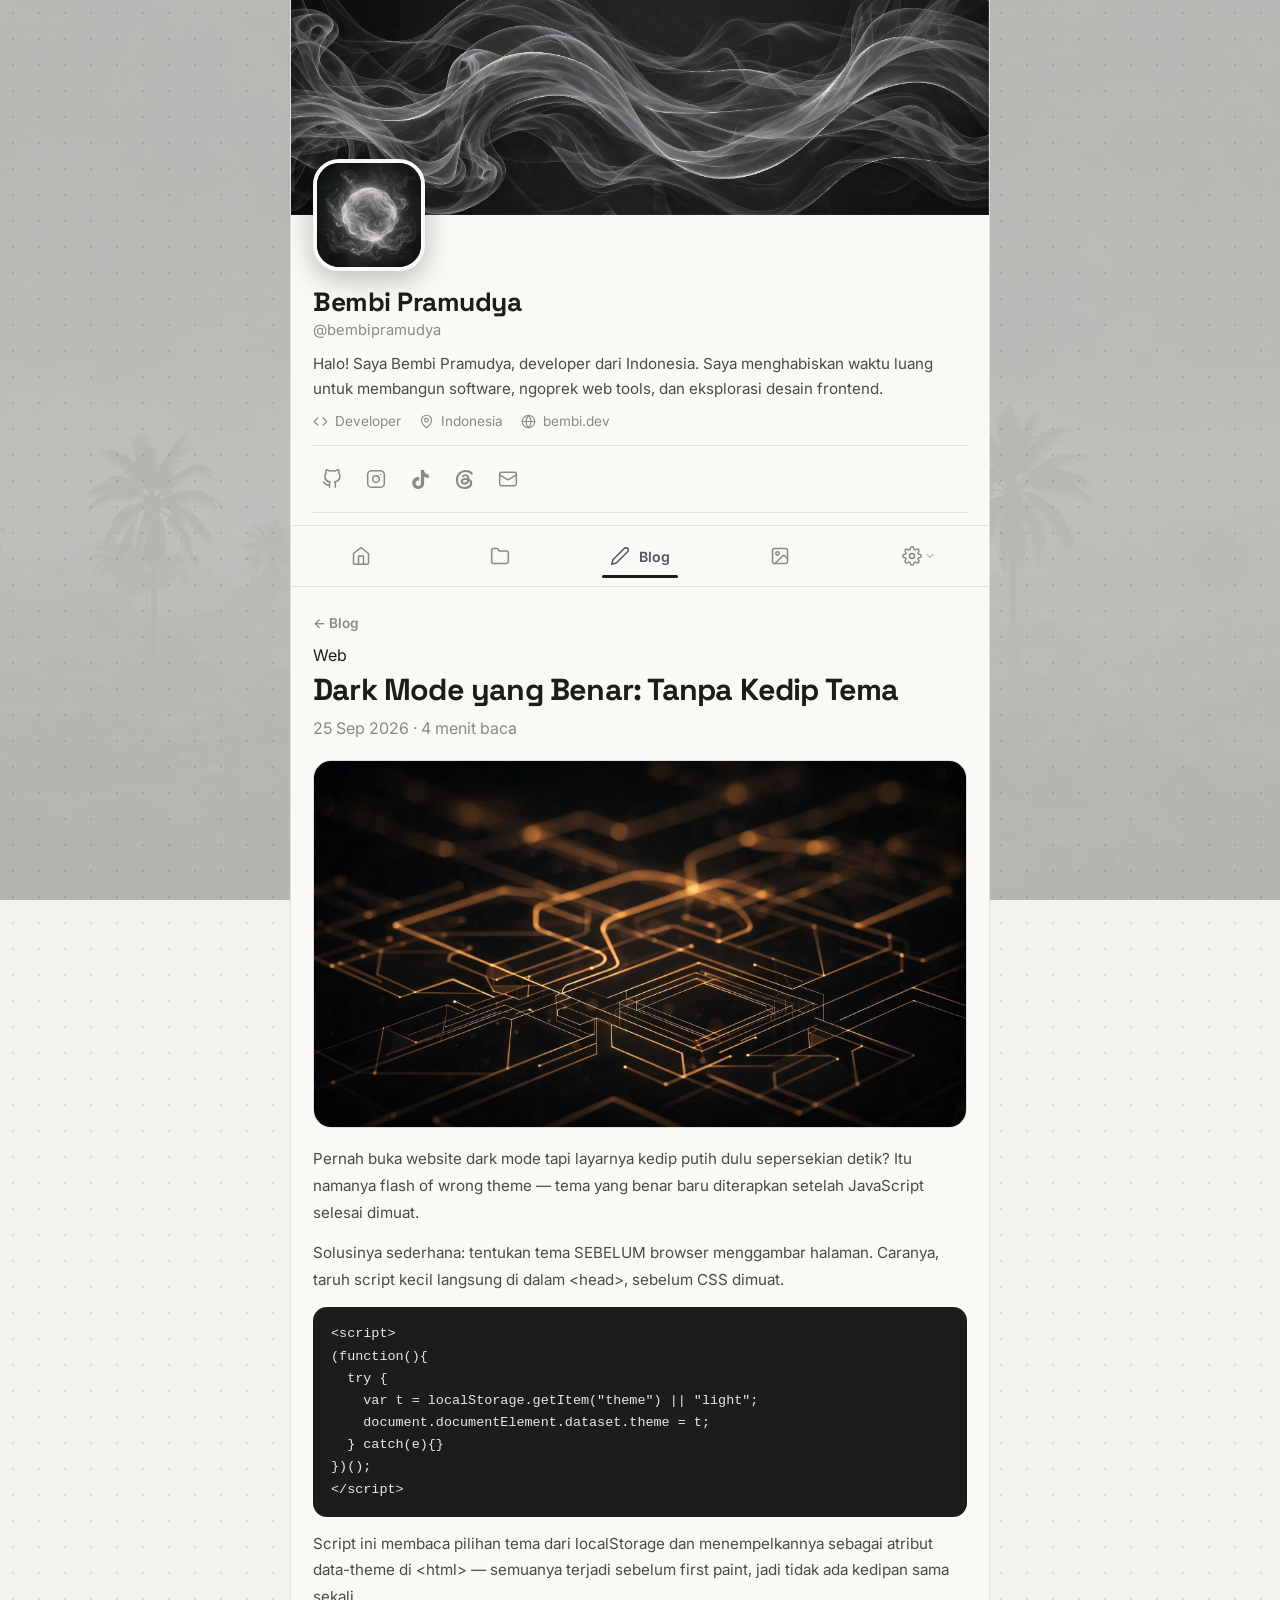
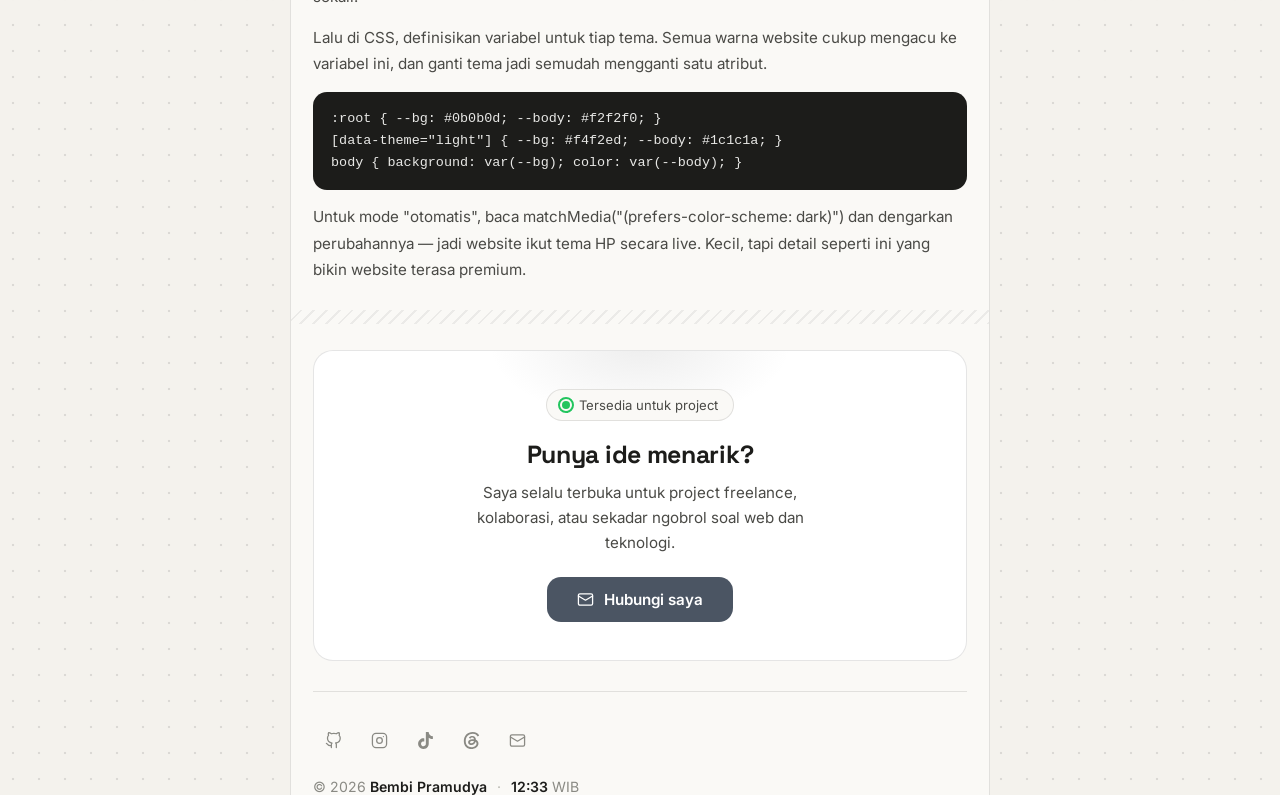
<file: blog/dark-mode-tanpa-kedip/index.html>
<!DOCTYPE html><html lang="id" data-theme="light"><head><meta charSet="utf-8"/><meta name="viewport" content="width=device-width, initial-scale=1"/><link rel="preload" as="image" href="/cover.jpg"/><link rel="preload" as="image" href="/avatar.jpg"/><link rel="preload" as="image" href="/proj1.jpg"/><link rel="stylesheet" href="/_next/static/chunks/1gd988xk2qmdi.css" data-precedence="next"/><link rel="preload" as="script" fetchPriority="low" href="/_next/static/chunks/310vm2bl3xxpt.js"/><script src="/_next/static/chunks/19mx3mg6lkumu.js" async=""></script><script src="/_next/static/chunks/0bma92pht_c97.js" async=""></script><script src="/_next/static/chunks/344n2zhqbh4pn.js" async=""></script><script src="/_next/static/chunks/turbopack-154wuuf6u0_13.js" async=""></script><script src="/_next/static/chunks/3rq64og7hlmq2.js" async=""></script><script src="/_next/static/chunks/0wvphx381ki-n.js" async=""></script><link rel="preload" href="https://fonts.googleapis.com/css2?family=Inter:wght@400;500;600;700&amp;family=Space+Grotesk:wght@500;600;700&amp;display=swap" as="style"/><title>Bembi Pramudya — Developer</title><meta name="description" content="Personal portfolio of Bembi Pramudya"/><link rel="preconnect" href="https://fonts.googleapis.com"/><link rel="preconnect" href="https://fonts.gstatic.com" crossorigin="anonymous"/><script>(function(){try{var t=localStorage.getItem('bp-theme')||'light';var e=t;if(t==='auto'){e=matchMedia('(prefers-color-scheme: dark)').matches?'dark':'light';}document.documentElement.dataset.theme=e;}catch(_){document.documentElement.dataset.theme='light';}})();</script><link href="https://fonts.googleapis.com/css2?family=Inter:wght@400;500;600;700&amp;family=Space+Grotesk:wght@500;600;700&amp;display=swap" rel="stylesheet"/><script src="/_next/static/chunks/0cz1d0mv5g_q7.js" noModule=""></script></head><body><div hidden=""><!--$--><!--/$--></div><div class="col"><div class="pad"><div class="cover"><img src="/cover.jpg" alt="Cover"/></div><div class="prof"><div class="avatar"><img src="/avatar.jpg" alt="Foto profil"/></div><h1>Bembi Pramudya</h1><div class="handle">@bembipramudya</div><p class="bio">Halo! Saya Bembi Pramudya, developer dari Indonesia. Saya menghabiskan waktu luang untuk membangun software, ngoprek web tools, dan eksplorasi desain frontend.</p><div class="meta-row"><span class="mitem"><svg viewBox="0 0 24 24" width="15" height="15" fill="none" stroke="currentColor" stroke-width="1.8" stroke-linecap="round" stroke-linejoin="round" aria-hidden="true"><polyline points="16 18 22 12 16 6"></polyline><polyline points="8 6 2 12 8 18"></polyline></svg>Developer</span><span class="mitem"><svg viewBox="0 0 24 24" width="15" height="15" fill="none" stroke="currentColor" stroke-width="1.8" stroke-linecap="round" stroke-linejoin="round" aria-hidden="true"><path d="M20 10c0 6-8 12-8 12s-8-6-8-12a8 8 0 0 1 16 0Z"></path><circle cx="12" cy="10" r="3"></circle></svg>Indonesia</span><span class="mitem"><svg viewBox="0 0 24 24" width="15" height="15" fill="none" stroke="currentColor" stroke-width="1.8" stroke-linecap="round" stroke-linejoin="round" aria-hidden="true"><circle cx="12" cy="12" r="10"></circle><path d="M2 12h20M12 2a15.3 15.3 0 0 1 4 10 15.3 15.3 0 0 1-4 10 15.3 15.3 0 0 1-4-10 15.3 15.3 0 0 1 4-10z"></path></svg>bembi.dev</span></div><div class="socline"></div><div class="socials"><a href="https://github.com/bembipramudya" aria-label="GitHub" target="_blank" rel="noreferrer"><svg viewBox="0 0 24 24" width="20" height="20" fill="none" stroke="currentColor" stroke-width="1.8" stroke-linecap="round" stroke-linejoin="round" aria-hidden="true"><path d="M9 19c-5 1.5-5-2.5-7-3m14 6v-3.87a3.37 3.37 0 0 0-.94-2.61c3.14-.35 6.44-1.54 6.44-7A5.44 5.44 0 0 0 20 4.77 5.07 5.07 0 0 0 19.91 1S18.73.65 16 2.48a13.38 13.38 0 0 0-7 0C6.27.65 5.09 1 5.09 1A5.07 5.07 0 0 0 5 4.77a5.44 5.44 0 0 0-1.5 3.78c0 5.42 3.3 6.61 6.44 7A3.37 3.37 0 0 0 9 18.13V22"></path></svg></a><a href="https://instagram.com/bembipramudya" aria-label="Instagram" target="_blank" rel="noreferrer"><svg viewBox="0 0 24 24" width="20" height="20" fill="none" stroke="currentColor" stroke-width="1.8" stroke-linecap="round" stroke-linejoin="round" aria-hidden="true"><rect x="2" y="2" width="20" height="20" rx="5"></rect><circle cx="12" cy="12" r="4"></circle><circle cx="17.5" cy="6.5" r=".9" fill="currentColor" stroke="none"></circle></svg></a><a href="https://tiktok.com/@notb3m" aria-label="TikTok" target="_blank" rel="noreferrer"><svg viewBox="0 0 24 24" width="19" height="19" fill="currentColor" aria-hidden="true"><path d="M12.525.02c1.31-.02 2.61-.01 3.91-.02.08 1.53.63 3.09 1.75 4.17 1.12 1.11 2.7 1.62 4.24 1.79v4.03c-1.44-.05-2.89-.35-4.2-.97-.57-.26-1.1-.59-1.62-.93-.01 2.92.01 5.84-.02 8.75-.08 1.4-.54 2.79-1.35 3.94-1.31 1.92-3.58 3.17-5.91 3.21-1.43.08-2.86-.31-4.08-1.03-2.02-1.19-3.44-3.37-3.65-5.71-.02-.5-.03-1-.01-1.49.18-1.9 1.12-3.72 2.58-4.96 1.66-1.44 3.98-2.13 6.15-1.72.02 1.48-.04 2.96-.04 4.44-.99-.32-2.15-.23-3.02.37-.63.41-1.11 1.04-1.36 1.75-.21.51-.15 1.07-.14 1.61.24 1.64 1.82 3.02 3.5 2.87 1.12-.01 2.19-.66 2.77-1.61.19-.33.4-.67.41-1.06.1-1.79.06-3.57.07-5.36.01-4.03-.01-8.05.02-12.07z"></path></svg></a><a href="https://threads.com/@bembipramudya" aria-label="Threads" target="_blank" rel="noreferrer"><svg viewBox="0 0 24 24" width="19" height="19" fill="currentColor" aria-hidden="true"><path d="M18.263 11.097c-.03-3.486-1.92-5.586-5.111-5.586-2.13 0-3.922.963-4.863 2.499l2.062 1.438c.535-.843 1.272-1.543 2.628-1.543 1.528 0 2.318.85 2.544 2.431a15 15 0 0 0-2.236-.173c-4.125 0-6.068 1.867-6.068 4.336s1.943 3.99 4.804 3.99c3.139 0 5.013-2.115 5.781-4.735.798.361 1.348 1.204 1.348 2.47 0 3.387-3.907 5.232-7.22 5.232-4.885 0-8.077-3.207-8.077-8.424 0-6.392 4.223-10.487 9.9-10.487 3.808 0 5.69 1.671 6.97 3.914l2.108-1.475C21.44 2.078 18.331 0 13.663 0 6.227 0 1.168 5.277 1.168 12.934c0 7 4.953 11.066 10.856 11.066 4.878 0 9.809-2.846 9.809-7.716 0-2.545-1.46-4.231-3.569-5.187m-6.33 4.855c-1.077 0-2.026-.512-2.026-1.453 0-1.483 1.822-1.934 3.606-1.934.678 0 1.34.045 1.927.173-.422 1.927-1.671 3.215-3.508 3.214Z"></path></svg></a><a href="mailto:bembipramudya383@gmail.com" aria-label="Email"><svg viewBox="0 0 24 24" width="20" height="20" fill="none" stroke="currentColor" stroke-width="1.8" stroke-linecap="round" stroke-linejoin="round" aria-hidden="true"><rect x="2" y="4" width="20" height="16" rx="2"></rect><path d="m22 7-10 6L2 7"></path></svg></a></div><div class="socline socline-b"></div></div></div><nav class="tabs"><a class="tab" aria-label="Beranda" href="/"><svg viewBox="0 0 24 24" width="20" height="20" fill="none" stroke="currentColor" stroke-width="1.8" stroke-linecap="round" stroke-linejoin="round" aria-hidden="true"><path d="m3 9 9-7 9 7v11a2 2 0 0 1-2 2H5a2 2 0 0 1-2-2z"></path><path d="M9 22V12h6v10"></path></svg><span class="tlabel">Beranda</span><span class="tabline"></span></a><a class="tab" aria-label="Proyek" href="/projects/"><svg viewBox="0 0 24 24" width="20" height="20" fill="none" stroke="currentColor" stroke-width="1.8" stroke-linecap="round" stroke-linejoin="round" aria-hidden="true"><path d="M22 19a2 2 0 0 1-2 2H4a2 2 0 0 1-2-2V5a2 2 0 0 1 2-2h5l2 3h9a2 2 0 0 1 2 2z"></path></svg><span class="tlabel">Proyek</span><span class="tabline"></span></a><a class="tab active" aria-label="Blog" href="/blog/"><svg viewBox="0 0 24 24" width="20" height="20" fill="none" stroke="currentColor" stroke-width="1.8" stroke-linecap="round" stroke-linejoin="round" aria-hidden="true"><path d="M17 3a2.85 2.83 0 1 1 4 4L7.5 20.5 2 22l1.5-5.5Z"></path></svg><span class="tlabel">Blog</span><span class="tabline"></span></a><a class="tab" aria-label="Galeri" href="/gallery/"><svg viewBox="0 0 24 24" width="20" height="20" fill="none" stroke="currentColor" stroke-width="1.8" stroke-linecap="round" stroke-linejoin="round" aria-hidden="true"><rect x="3" y="3" width="18" height="18" rx="2"></rect><circle cx="9" cy="9" r="2"></circle><path d="m21 15-3.1-3.1a2 2 0 0 0-2.8 0L6 21"></path></svg><span class="tlabel">Galeri</span><span class="tabline"></span></a><div class="setwrap"><button class="tab" aria-label="Pengaturan"><svg viewBox="0 0 24 24" width="20" height="20" fill="none" stroke="currentColor" stroke-width="1.8" stroke-linecap="round" stroke-linejoin="round" aria-hidden="true"><circle cx="12" cy="12" r="3"></circle><path d="M19.4 15a1.65 1.65 0 0 0 .33 1.82l.06.06a2 2 0 1 1-2.83 2.83l-.06-.06a1.65 1.65 0 0 0-1.82-.33 1.65 1.65 0 0 0-1 1.51V21a2 2 0 1 1-4 0v-.09A1.65 1.65 0 0 0 9 19.4a1.65 1.65 0 0 0-1.82.33l-.06.06a2 2 0 1 1-2.83-2.83l.06-.06a1.65 1.65 0 0 0 .33-1.82 1.65 1.65 0 0 0-1.51-1H3a2 2 0 1 1 0-4h.09A1.65 1.65 0 0 0 4.6 9a1.65 1.65 0 0 0-.33-1.82l-.06-.06a2 2 0 1 1 2.83-2.83l.06.06a1.65 1.65 0 0 0 1.82.33H9a1.65 1.65 0 0 0 1-1.51V3a2 2 0 1 1 4 0v.09a1.65 1.65 0 0 0 1 1.51 1.65 1.65 0 0 0 1.82-.33l.06-.06a2 2 0 1 1 2.83 2.83l-.06.06a1.65 1.65 0 0 0-.33 1.82V9a1.65 1.65 0 0 0 1.51 1H21a2 2 0 1 1 0 4h-.09a1.65 1.65 0 0 0-1.51 1z"></path></svg><svg class="chev" viewBox="0 0 24 24" fill="none" stroke="currentColor" stroke-width="2" stroke-linecap="round" stroke-linejoin="round"><path d="m6 9 6 6 6-6"></path></svg><span class="tabline"></span></button></div></nav><main class="rise"><div class="pad"><div class="art"><div class="art-head"><div class="crumbs"><a href="/blog/">← Blog</a></div><span class="btag" style="display:inline-block;margin-bottom:8px">Web</span><h1 class="art-title">Dark Mode yang Benar: Tanpa Kedip Tema</h1><p class="art-sub">25 Sep 2026<!-- --> · <!-- -->4 menit baca</p></div><div class="art-cover"><img src="/proj1.jpg" alt="Dark Mode yang Benar: Tanpa Kedip Tema"/></div><p class="art-p">Pernah buka website dark mode tapi layarnya kedip putih dulu sepersekian detik? Itu namanya flash of wrong theme — tema yang benar baru diterapkan setelah JavaScript selesai dimuat.</p><p class="art-p">Solusinya sederhana: tentukan tema SEBELUM browser menggambar halaman. Caranya, taruh script kecil langsung di dalam &lt;head&gt;, sebelum CSS dimuat.</p><pre class="codeblock">&lt;script&gt;
(function(){
  try {
    var t = localStorage.getItem(&quot;theme&quot;) || &quot;light&quot;;
    document.documentElement.dataset.theme = t;
  } catch(e){}
})();
&lt;/script&gt;</pre><p class="art-p">Script ini membaca pilihan tema dari localStorage dan menempelkannya sebagai atribut data-theme di &lt;html&gt; — semuanya terjadi sebelum first paint, jadi tidak ada kedipan sama sekali.</p><p class="art-p">Lalu di CSS, definisikan variabel untuk tiap tema. Semua warna website cukup mengacu ke variabel ini, dan ganti tema jadi semudah mengganti satu atribut.</p><pre class="codeblock">:root { --bg: #0b0b0d; --body: #f2f2f0; }
[data-theme=&quot;light&quot;] { --bg: #f4f2ed; --body: #1c1c1a; }
body { background: var(--bg); color: var(--body); }</pre><p class="art-p">Untuk mode &quot;otomatis&quot;, baca matchMedia(&quot;(prefers-color-scheme: dark)&quot;) dan dengarkan perubahannya — jadi website ikut tema HP secara live. Kecil, tapi detail seperti ini yang bikin website terasa premium.</p></div></div></main><!--$--><!--/$--><div class="stripes"></div><footer class="pad"><div class="cta" data-rv="true"><div class="avail"><span class="dot"></span>Tersedia untuk project</div><h3>Punya ide menarik?</h3><p>Saya selalu terbuka untuk project freelance, kolaborasi, atau sekadar ngobrol soal web dan teknologi.</p><a class="ctabtn" href="mailto:bembipramudya383@gmail.com"><svg viewBox="0 0 24 24" width="20" height="20" fill="none" stroke="currentColor" stroke-width="1.8" stroke-linecap="round" stroke-linejoin="round" aria-hidden="true"><rect x="2" y="4" width="20" height="16" rx="2"></rect><path d="m22 7-10 6L2 7"></path></svg><span>Hubungi saya</span></a></div><div class="fbar"><div class="socials compact"><a href="https://github.com/bembipramudya" aria-label="GitHub" target="_blank" rel="noreferrer"><svg viewBox="0 0 24 24" width="20" height="20" fill="none" stroke="currentColor" stroke-width="1.8" stroke-linecap="round" stroke-linejoin="round" aria-hidden="true"><path d="M9 19c-5 1.5-5-2.5-7-3m14 6v-3.87a3.37 3.37 0 0 0-.94-2.61c3.14-.35 6.44-1.54 6.44-7A5.44 5.44 0 0 0 20 4.77 5.07 5.07 0 0 0 19.91 1S18.73.65 16 2.48a13.38 13.38 0 0 0-7 0C6.27.65 5.09 1 5.09 1A5.07 5.07 0 0 0 5 4.77a5.44 5.44 0 0 0-1.5 3.78c0 5.42 3.3 6.61 6.44 7A3.37 3.37 0 0 0 9 18.13V22"></path></svg></a><a href="https://instagram.com/bembipramudya" aria-label="Instagram" target="_blank" rel="noreferrer"><svg viewBox="0 0 24 24" width="20" height="20" fill="none" stroke="currentColor" stroke-width="1.8" stroke-linecap="round" stroke-linejoin="round" aria-hidden="true"><rect x="2" y="2" width="20" height="20" rx="5"></rect><circle cx="12" cy="12" r="4"></circle><circle cx="17.5" cy="6.5" r=".9" fill="currentColor" stroke="none"></circle></svg></a><a href="https://tiktok.com/@notb3m" aria-label="TikTok" target="_blank" rel="noreferrer"><svg viewBox="0 0 24 24" width="19" height="19" fill="currentColor" aria-hidden="true"><path d="M12.525.02c1.31-.02 2.61-.01 3.91-.02.08 1.53.63 3.09 1.75 4.17 1.12 1.11 2.7 1.62 4.24 1.79v4.03c-1.44-.05-2.89-.35-4.2-.97-.57-.26-1.1-.59-1.62-.93-.01 2.92.01 5.84-.02 8.75-.08 1.4-.54 2.79-1.35 3.94-1.31 1.92-3.58 3.17-5.91 3.21-1.43.08-2.86-.31-4.08-1.03-2.02-1.19-3.44-3.37-3.65-5.71-.02-.5-.03-1-.01-1.49.18-1.9 1.12-3.72 2.58-4.96 1.66-1.44 3.98-2.13 6.15-1.72.02 1.48-.04 2.96-.04 4.44-.99-.32-2.15-.23-3.02.37-.63.41-1.11 1.04-1.36 1.75-.21.51-.15 1.07-.14 1.61.24 1.64 1.82 3.02 3.5 2.87 1.12-.01 2.19-.66 2.77-1.61.19-.33.4-.67.41-1.06.1-1.79.06-3.57.07-5.36.01-4.03-.01-8.05.02-12.07z"></path></svg></a><a href="https://threads.com/@bembipramudya" aria-label="Threads" target="_blank" rel="noreferrer"><svg viewBox="0 0 24 24" width="19" height="19" fill="currentColor" aria-hidden="true"><path d="M18.263 11.097c-.03-3.486-1.92-5.586-5.111-5.586-2.13 0-3.922.963-4.863 2.499l2.062 1.438c.535-.843 1.272-1.543 2.628-1.543 1.528 0 2.318.85 2.544 2.431a15 15 0 0 0-2.236-.173c-4.125 0-6.068 1.867-6.068 4.336s1.943 3.99 4.804 3.99c3.139 0 5.013-2.115 5.781-4.735.798.361 1.348 1.204 1.348 2.47 0 3.387-3.907 5.232-7.22 5.232-4.885 0-8.077-3.207-8.077-8.424 0-6.392 4.223-10.487 9.9-10.487 3.808 0 5.69 1.671 6.97 3.914l2.108-1.475C21.44 2.078 18.331 0 13.663 0 6.227 0 1.168 5.277 1.168 12.934c0 7 4.953 11.066 10.856 11.066 4.878 0 9.809-2.846 9.809-7.716 0-2.545-1.46-4.231-3.569-5.187m-6.33 4.855c-1.077 0-2.026-.512-2.026-1.453 0-1.483 1.822-1.934 3.606-1.934.678 0 1.34.045 1.927.173-.422 1.927-1.671 3.215-3.508 3.214Z"></path></svg></a><a href="mailto:bembipramudya383@gmail.com" aria-label="Email"><svg viewBox="0 0 24 24" width="20" height="20" fill="none" stroke="currentColor" stroke-width="1.8" stroke-linecap="round" stroke-linejoin="round" aria-hidden="true"><rect x="2" y="4" width="20" height="16" rx="2"></rect><path d="m22 7-10 6L2 7"></path></svg></a></div><div class="fmeta"><span>© 2026 <b>Bembi Pramudya</b></span><span class="fdot">·</span><span><b>--:--</b> WIB</span></div></div></footer></div><button id="fabTop" class="" aria-label="Top"><svg viewBox="0 0 48 48"><circle cx="24" cy="24" r="22" class="ring-bg"></circle><circle cx="24" cy="24" r="22" class="ring-fg" stroke-dasharray="138.23007675795088" stroke-dashoffset="138.23007675795088"></circle></svg><svg viewBox="0 0 24 24" width="18" height="18" fill="none" stroke="currentColor" stroke-width="1.8" stroke-linecap="round" stroke-linejoin="round" aria-hidden="true"><path d="M12 19V5"></path><path d="m5 12 7-7 7 7"></path></svg></button><script src="/_next/static/chunks/310vm2bl3xxpt.js" id="_R_" async=""></script><script>(self.__next_f=self.__next_f||[]).push([0])</script><script>self.__next_f.push([1,"1:\"$Sreact.fragment\"\n2:I[23860,[\"/_next/static/chunks/3rq64og7hlmq2.js\"],\"SiteProvider\"]\n3:I[35651,[\"/_next/static/chunks/3rq64og7hlmq2.js\"],\"Chrome\"]\n4:I[39756,[\"/_next/static/chunks/3rq64og7hlmq2.js\"],\"default\"]\n5:I[37457,[\"/_next/static/chunks/3rq64og7hlmq2.js\"],\"default\"]\n7:I[97367,[\"/_next/static/chunks/3rq64og7hlmq2.js\"],\"OutletBoundary\"]\n8:\"$Sreact.suspense\"\nb:I[97367,[\"/_next/static/chunks/3rq64og7hlmq2.js\"],\"ViewportBoundary\"]\nd:I[97367,[\"/_next/static/chunks/3rq64og7hlmq2.js\"],\"MetadataBoundary\"]\nf:I[68027,[\"/_next/static/chunks/3rq64og7hlmq2.js\"],\"default\",1]\n:HL[\"/_next/static/chunks/1gd988xk2qmdi.css\",\"style\"]\n:HL[\"https://fonts.googleapis.com/css2?family=Inter:wght@400;500;600;700\u0026family=Space+Grotesk:wght@500;600;700\u0026display=swap\",\"style\"]\na:X\n0:{\"P\":null,\"c\":[\"\",\"blog\",\"dark-mode-tanpa-kedip\",\"\"],\"q\":\"\",\"i\":false,\"f\":[[[\"\",{\"children\":[\"blog\",{\"children\":[[\"slug\",\"dark-mode-tanpa-kedip\",\"d\",[]],{\"children\":[\"__PAGE__\",{},\"$undefined\",\"$undefined\",4608]},\"$undefined\",\"$undefined\",4608]},\"$undefined\",\"$undefined\",4608]},\"$undefined\",\"$undefined\",4624],[[\"$\",\"$1\",\"c\",{\"children\":[[[\"$\",\"link\",\"0\",{\"rel\":\"stylesheet\",\"href\":\"/_next/static/chunks/1gd988xk2qmdi.css\",\"precedence\":\"next\",\"crossOrigin\":\"$undefined\",\"nonce\":\"$undefined\"}],[\"$\",\"script\",\"script-0\",{\"src\":\"/_next/static/chunks/3rq64og7hlmq2.js\",\"async\":true,\"nonce\":\"$undefined\"}]],[\"$\",\"html\",null,{\"lang\":\"id\",\"data-theme\":\"light\",\"suppressHydrationWarning\":true,\"children\":[[\"$\",\"head\",null,{\"children\":[[\"$\",\"script\",null,{\"dangerouslySetInnerHTML\":{\"__html\":\"(function(){try{var t=localStorage.getItem('bp-theme')||'light';var e=t;if(t==='auto'){e=matchMedia('(prefers-color-scheme: dark)').matches?'dark':'light';}document.documentElement.dataset.theme=e;}catch(_){document.documentElement.dataset.theme='light';}})();\"}}],[\"$\",\"link\",null,{\"rel\":\"preconnect\",\"href\":\"https://fonts.googleapis.com\"}],[\"$\",\"link\",null,{\"rel\":\"preconnect\",\"href\":\"https://fonts.gstatic.com\",\"crossOrigin\":\"anonymous\"}],[\"$\",\"link\",null,{\"href\":\"https://fonts.googleapis.com/css2?family=Inter:wght@400;500;600;700\u0026family=Space+Grotesk:wght@500;600;700\u0026display=swap\",\"rel\":\"stylesheet\"}]]}],[\"$\",\"body\",null,{\"children\":[\"$\",\"$L2\",null,{\"children\":[\"$\",\"$L3\",null,{\"children\":[\"$\",\"$L4\",null,{\"parallelRouterKey\":\"children\",\"error\":\"$undefined\",\"errorStyles\":\"$undefined\",\"errorScripts\":\"$undefined\",\"template\":[\"$\",\"$L5\",null,{}],\"templateStyles\":\"$undefined\",\"templateScripts\":\"$undefined\",\"notFound\":[[[\"$\",\"title\",null,{\"children\":\"404: This page could not be found.\"}],[\"$\",\"div\",null,{\"style\":{\"fontFamily\":\"system-ui,\\\"Segoe UI\\\",Roboto,Helvetica,Arial,sans-serif,\\\"Apple Color Emoji\\\",\\\"Segoe UI Emoji\\\"\",\"height\":\"100vh\",\"textAlign\":\"center\",\"display\":\"flex\",\"flexDirection\":\"column\",\"alignItems\":\"center\",\"justifyContent\":\"center\"},\"children\":[\"$\",\"div\",null,{\"children\":[[\"$\",\"style\",null,{\"dangerouslySetInnerHTML\":{\"__html\":\"body{color:#000;background:#fff;margin:0}.next-error-h1{border-right:1px solid rgba(0,0,0,.3)}@media (prefers-color-scheme:dark){body{color:#fff;background:#000}.next-error-h1{border-right:1px solid rgba(255,255,255,.3)}}\"}}],[\"$\",\"h1\",null,{\"className\":\"next-error-h1\",\"style\":{\"display\":\"inline-block\",\"margin\":\"0 20px 0 0\",\"padding\":\"0 23px 0 0\",\"fontSize\":24,\"fontWeight\":500,\"verticalAlign\":\"top\",\"lineHeight\":\"49px\"},\"children\":404}],[\"$\",\"div\",null,{\"style\":{\"display\":\"inline-block\"},\"children\":[\"$\",\"h2\",null,{\"style\":{\"fontSize\":14,\"fontWeight\":400,\"lineHeight\":\"49px\",\"margin\":0},\"children\":\"This page could not be found.\"}]}]]}]}]],[]],\"forbidden\":\"$undefined\",\"unauthorized\":\"$undefined\"}]}]}]}]]}]]}],{\"children\":[[\"$\",\"$1\",\"c\",{\"children\":[null,[\"$\",\"$L4\",null,{\"parallelRouterKey\":\"children\",\"error\":\"$undefined\",\"errorStyles\":\"$undefined\",\"errorScripts\":\"$undefined\",\"template\":[\"$\",\"$L5\",null,{}],\"templateStyles\":\"$undefined\",\"templateScripts\":\"$undefined\",\"notFound\":\"$undefined\",\"forbidden\":\"$undefined\",\"unauthorized\":\"$undefined\"}]]}],{\"children\":[[\"$\",\"$1\",\"c\",{\"children\":[null,[\"$\",\"$L4\",null,{\"parallelRouterKey\":\"children\",\"error\":\"$undefined\",\"errorStyles\":\"$undefined\",\"errorScripts\":\"$undefined\",\"template\":[\"$\",\"$L5\",null,{}],\"templateStyles\":\"$undefined\",\"templateScripts\":\"$undefined\",\"notFound\":\"$undefined\",\"forbidden\":\"$undefined\",\"unauthorized\":\"$undefined\"}]]}],{\"children\":[[\"$\",\"$1\",\"c\",{\"children\":[\"$L6\",[[\"$\",\"script\",\"script-0\",{\"src\":\"/_next/static/chunks/0wvphx381ki-n.js\",\"async\":true,\"nonce\":\"$undefined\"}]],[\"$\",\"$L7\",null,{\"children\":[\"$\",\"$8\",null,{\"name\":\"Next.MetadataOutlet\",\"children\":\"$@9\"}]}]]}],{},null,false,null]},null,false,\"$a\"]},null,false,\"$a\"]},null,false,null],[\"$\",\"$1\",\"h\",{\"children\":[null,[\"$\",\"$Lb\",null,{\"children\":\"$Lc\"}],[\"$\",\"div\",null,{\"hidden\":true,\"children\":[\"$\",\"$Ld\",null,{\"children\":[\"$\",\"$8\",null,{\"name\":\"Next.Metadata\",\"children\":\"$Le\"}]}]}],null]}],false]],\"m\":\"$undefined\",\"G\":[\"$f\",[[\"$\",\"link\",\"0\",{\"rel\":\"stylesheet\",\"href\":\"/_next/static/chunks/1gd988xk2qmdi.css\",\"precedence\":\"next\",\"crossOrigin\":\"$undefined\",\"nonce\":\"$undefined\"}]]],\"S\":true,\"h\":null,\"r\":\"$undefined\",\"s\":\"$undefined\",\"a\":\"$undefined\",\"l\":\"$undefined\",\"p\":\"$undefined\",\"d\":\"$undefined\",\"b\":\"DuqFTUgxTRLiheby8s0_p\"}\n10:I[12222,[\"/_next/static/chunks/3rq64og7hlmq2.js\",\"/_next/static/chunks/0wvphx381ki-n.js\"],\"default\"]\na:C\n6:[\"$\",\"$L10\",null,{\"slug\":\"dark-mode-tanpa-kedip\"}]\nc:[[\"$\",\"meta\",\"0\",{\"charSet\":\"utf-8\"}],[\"$\",\"meta\",\"1\",{\"name\":\"viewport\",\"content\":\"width=device-width, initial-scale=1\"}]]\n9:null\ne:[[\"$\",\"title\",\"0\",{\"children\":\"Bembi Pramudya — Developer\"}],[\"$\",\"meta\",\"1\",{\"name\":\"description\",\"content\":\"Personal portfolio of Bembi Pramudya\"}]]\n"])</script></body></html>
</file>
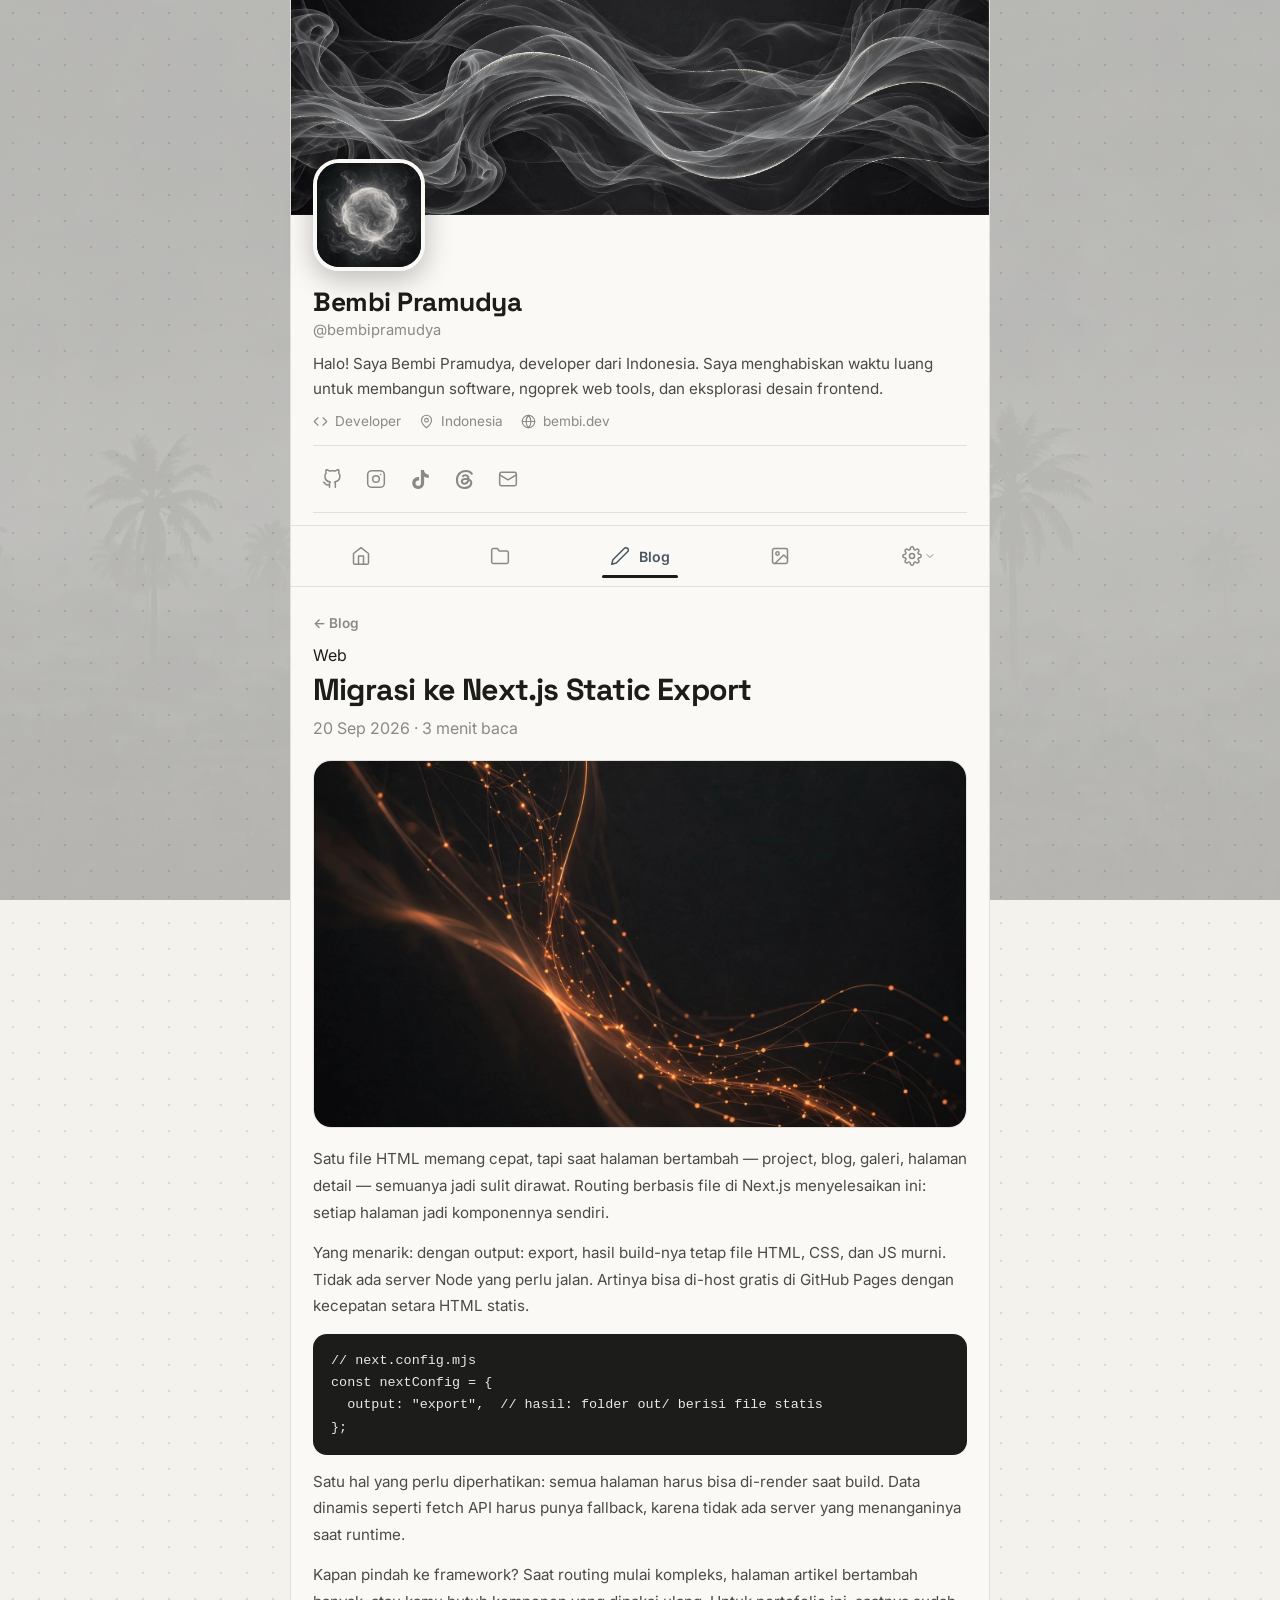
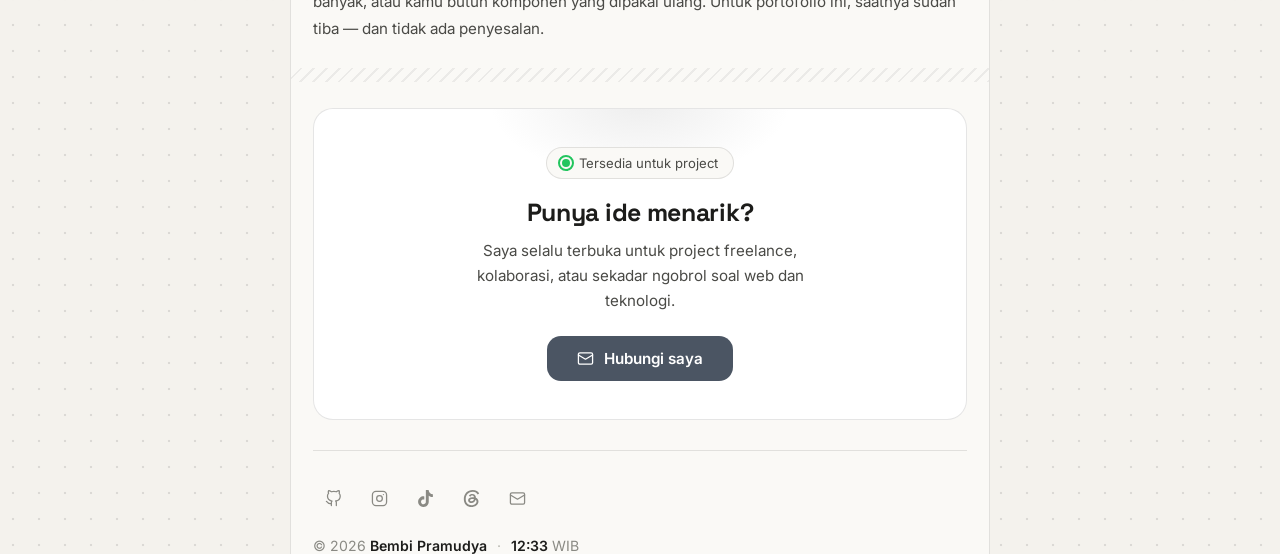
<file: blog/nextjs-static-export/index.html>
<!DOCTYPE html><html lang="id" data-theme="light"><head><meta charSet="utf-8"/><meta name="viewport" content="width=device-width, initial-scale=1"/><link rel="preload" as="image" href="/cover.jpg"/><link rel="preload" as="image" href="/avatar.jpg"/><link rel="preload" as="image" href="/proj2.jpg"/><link rel="stylesheet" href="/_next/static/chunks/1gd988xk2qmdi.css" data-precedence="next"/><link rel="preload" as="script" fetchPriority="low" href="/_next/static/chunks/310vm2bl3xxpt.js"/><script src="/_next/static/chunks/19mx3mg6lkumu.js" async=""></script><script src="/_next/static/chunks/0bma92pht_c97.js" async=""></script><script src="/_next/static/chunks/344n2zhqbh4pn.js" async=""></script><script src="/_next/static/chunks/turbopack-154wuuf6u0_13.js" async=""></script><script src="/_next/static/chunks/3rq64og7hlmq2.js" async=""></script><script src="/_next/static/chunks/0wvphx381ki-n.js" async=""></script><link rel="preload" href="https://fonts.googleapis.com/css2?family=Inter:wght@400;500;600;700&amp;family=Space+Grotesk:wght@500;600;700&amp;display=swap" as="style"/><title>Bembi Pramudya — Developer</title><meta name="description" content="Personal portfolio of Bembi Pramudya"/><link rel="preconnect" href="https://fonts.googleapis.com"/><link rel="preconnect" href="https://fonts.gstatic.com" crossorigin="anonymous"/><script>(function(){try{var t=localStorage.getItem('bp-theme')||'light';var e=t;if(t==='auto'){e=matchMedia('(prefers-color-scheme: dark)').matches?'dark':'light';}document.documentElement.dataset.theme=e;}catch(_){document.documentElement.dataset.theme='light';}})();</script><link href="https://fonts.googleapis.com/css2?family=Inter:wght@400;500;600;700&amp;family=Space+Grotesk:wght@500;600;700&amp;display=swap" rel="stylesheet"/><script src="/_next/static/chunks/0cz1d0mv5g_q7.js" noModule=""></script></head><body><div hidden=""><!--$--><!--/$--></div><div class="col"><div class="pad"><div class="cover"><img src="/cover.jpg" alt="Cover"/></div><div class="prof"><div class="avatar"><img src="/avatar.jpg" alt="Foto profil"/></div><h1>Bembi Pramudya</h1><div class="handle">@bembipramudya</div><p class="bio">Halo! Saya Bembi Pramudya, developer dari Indonesia. Saya menghabiskan waktu luang untuk membangun software, ngoprek web tools, dan eksplorasi desain frontend.</p><div class="meta-row"><span class="mitem"><svg viewBox="0 0 24 24" width="15" height="15" fill="none" stroke="currentColor" stroke-width="1.8" stroke-linecap="round" stroke-linejoin="round" aria-hidden="true"><polyline points="16 18 22 12 16 6"></polyline><polyline points="8 6 2 12 8 18"></polyline></svg>Developer</span><span class="mitem"><svg viewBox="0 0 24 24" width="15" height="15" fill="none" stroke="currentColor" stroke-width="1.8" stroke-linecap="round" stroke-linejoin="round" aria-hidden="true"><path d="M20 10c0 6-8 12-8 12s-8-6-8-12a8 8 0 0 1 16 0Z"></path><circle cx="12" cy="10" r="3"></circle></svg>Indonesia</span><span class="mitem"><svg viewBox="0 0 24 24" width="15" height="15" fill="none" stroke="currentColor" stroke-width="1.8" stroke-linecap="round" stroke-linejoin="round" aria-hidden="true"><circle cx="12" cy="12" r="10"></circle><path d="M2 12h20M12 2a15.3 15.3 0 0 1 4 10 15.3 15.3 0 0 1-4 10 15.3 15.3 0 0 1-4-10 15.3 15.3 0 0 1 4-10z"></path></svg>bembi.dev</span></div><div class="socline"></div><div class="socials"><a href="https://github.com/bembipramudya" aria-label="GitHub" target="_blank" rel="noreferrer"><svg viewBox="0 0 24 24" width="20" height="20" fill="none" stroke="currentColor" stroke-width="1.8" stroke-linecap="round" stroke-linejoin="round" aria-hidden="true"><path d="M9 19c-5 1.5-5-2.5-7-3m14 6v-3.87a3.37 3.37 0 0 0-.94-2.61c3.14-.35 6.44-1.54 6.44-7A5.44 5.44 0 0 0 20 4.77 5.07 5.07 0 0 0 19.91 1S18.73.65 16 2.48a13.38 13.38 0 0 0-7 0C6.27.65 5.09 1 5.09 1A5.07 5.07 0 0 0 5 4.77a5.44 5.44 0 0 0-1.5 3.78c0 5.42 3.3 6.61 6.44 7A3.37 3.37 0 0 0 9 18.13V22"></path></svg></a><a href="https://instagram.com/bembipramudya" aria-label="Instagram" target="_blank" rel="noreferrer"><svg viewBox="0 0 24 24" width="20" height="20" fill="none" stroke="currentColor" stroke-width="1.8" stroke-linecap="round" stroke-linejoin="round" aria-hidden="true"><rect x="2" y="2" width="20" height="20" rx="5"></rect><circle cx="12" cy="12" r="4"></circle><circle cx="17.5" cy="6.5" r=".9" fill="currentColor" stroke="none"></circle></svg></a><a href="https://tiktok.com/@notb3m" aria-label="TikTok" target="_blank" rel="noreferrer"><svg viewBox="0 0 24 24" width="19" height="19" fill="currentColor" aria-hidden="true"><path d="M12.525.02c1.31-.02 2.61-.01 3.91-.02.08 1.53.63 3.09 1.75 4.17 1.12 1.11 2.7 1.62 4.24 1.79v4.03c-1.44-.05-2.89-.35-4.2-.97-.57-.26-1.1-.59-1.62-.93-.01 2.92.01 5.84-.02 8.75-.08 1.4-.54 2.79-1.35 3.94-1.31 1.92-3.58 3.17-5.91 3.21-1.43.08-2.86-.31-4.08-1.03-2.02-1.19-3.44-3.37-3.65-5.71-.02-.5-.03-1-.01-1.49.18-1.9 1.12-3.72 2.58-4.96 1.66-1.44 3.98-2.13 6.15-1.72.02 1.48-.04 2.96-.04 4.44-.99-.32-2.15-.23-3.02.37-.63.41-1.11 1.04-1.36 1.75-.21.51-.15 1.07-.14 1.61.24 1.64 1.82 3.02 3.5 2.87 1.12-.01 2.19-.66 2.77-1.61.19-.33.4-.67.41-1.06.1-1.79.06-3.57.07-5.36.01-4.03-.01-8.05.02-12.07z"></path></svg></a><a href="https://threads.com/@bembipramudya" aria-label="Threads" target="_blank" rel="noreferrer"><svg viewBox="0 0 24 24" width="19" height="19" fill="currentColor" aria-hidden="true"><path d="M18.263 11.097c-.03-3.486-1.92-5.586-5.111-5.586-2.13 0-3.922.963-4.863 2.499l2.062 1.438c.535-.843 1.272-1.543 2.628-1.543 1.528 0 2.318.85 2.544 2.431a15 15 0 0 0-2.236-.173c-4.125 0-6.068 1.867-6.068 4.336s1.943 3.99 4.804 3.99c3.139 0 5.013-2.115 5.781-4.735.798.361 1.348 1.204 1.348 2.47 0 3.387-3.907 5.232-7.22 5.232-4.885 0-8.077-3.207-8.077-8.424 0-6.392 4.223-10.487 9.9-10.487 3.808 0 5.69 1.671 6.97 3.914l2.108-1.475C21.44 2.078 18.331 0 13.663 0 6.227 0 1.168 5.277 1.168 12.934c0 7 4.953 11.066 10.856 11.066 4.878 0 9.809-2.846 9.809-7.716 0-2.545-1.46-4.231-3.569-5.187m-6.33 4.855c-1.077 0-2.026-.512-2.026-1.453 0-1.483 1.822-1.934 3.606-1.934.678 0 1.34.045 1.927.173-.422 1.927-1.671 3.215-3.508 3.214Z"></path></svg></a><a href="mailto:bembipramudya383@gmail.com" aria-label="Email"><svg viewBox="0 0 24 24" width="20" height="20" fill="none" stroke="currentColor" stroke-width="1.8" stroke-linecap="round" stroke-linejoin="round" aria-hidden="true"><rect x="2" y="4" width="20" height="16" rx="2"></rect><path d="m22 7-10 6L2 7"></path></svg></a></div><div class="socline socline-b"></div></div></div><nav class="tabs"><a class="tab" aria-label="Beranda" href="/"><svg viewBox="0 0 24 24" width="20" height="20" fill="none" stroke="currentColor" stroke-width="1.8" stroke-linecap="round" stroke-linejoin="round" aria-hidden="true"><path d="m3 9 9-7 9 7v11a2 2 0 0 1-2 2H5a2 2 0 0 1-2-2z"></path><path d="M9 22V12h6v10"></path></svg><span class="tlabel">Beranda</span><span class="tabline"></span></a><a class="tab" aria-label="Proyek" href="/projects/"><svg viewBox="0 0 24 24" width="20" height="20" fill="none" stroke="currentColor" stroke-width="1.8" stroke-linecap="round" stroke-linejoin="round" aria-hidden="true"><path d="M22 19a2 2 0 0 1-2 2H4a2 2 0 0 1-2-2V5a2 2 0 0 1 2-2h5l2 3h9a2 2 0 0 1 2 2z"></path></svg><span class="tlabel">Proyek</span><span class="tabline"></span></a><a class="tab active" aria-label="Blog" href="/blog/"><svg viewBox="0 0 24 24" width="20" height="20" fill="none" stroke="currentColor" stroke-width="1.8" stroke-linecap="round" stroke-linejoin="round" aria-hidden="true"><path d="M17 3a2.85 2.83 0 1 1 4 4L7.5 20.5 2 22l1.5-5.5Z"></path></svg><span class="tlabel">Blog</span><span class="tabline"></span></a><a class="tab" aria-label="Galeri" href="/gallery/"><svg viewBox="0 0 24 24" width="20" height="20" fill="none" stroke="currentColor" stroke-width="1.8" stroke-linecap="round" stroke-linejoin="round" aria-hidden="true"><rect x="3" y="3" width="18" height="18" rx="2"></rect><circle cx="9" cy="9" r="2"></circle><path d="m21 15-3.1-3.1a2 2 0 0 0-2.8 0L6 21"></path></svg><span class="tlabel">Galeri</span><span class="tabline"></span></a><div class="setwrap"><button class="tab" aria-label="Pengaturan"><svg viewBox="0 0 24 24" width="20" height="20" fill="none" stroke="currentColor" stroke-width="1.8" stroke-linecap="round" stroke-linejoin="round" aria-hidden="true"><circle cx="12" cy="12" r="3"></circle><path d="M19.4 15a1.65 1.65 0 0 0 .33 1.82l.06.06a2 2 0 1 1-2.83 2.83l-.06-.06a1.65 1.65 0 0 0-1.82-.33 1.65 1.65 0 0 0-1 1.51V21a2 2 0 1 1-4 0v-.09A1.65 1.65 0 0 0 9 19.4a1.65 1.65 0 0 0-1.82.33l-.06.06a2 2 0 1 1-2.83-2.83l.06-.06a1.65 1.65 0 0 0 .33-1.82 1.65 1.65 0 0 0-1.51-1H3a2 2 0 1 1 0-4h.09A1.65 1.65 0 0 0 4.6 9a1.65 1.65 0 0 0-.33-1.82l-.06-.06a2 2 0 1 1 2.83-2.83l.06.06a1.65 1.65 0 0 0 1.82.33H9a1.65 1.65 0 0 0 1-1.51V3a2 2 0 1 1 4 0v.09a1.65 1.65 0 0 0 1 1.51 1.65 1.65 0 0 0 1.82-.33l.06-.06a2 2 0 1 1 2.83 2.83l-.06.06a1.65 1.65 0 0 0-.33 1.82V9a1.65 1.65 0 0 0 1.51 1H21a2 2 0 1 1 0 4h-.09a1.65 1.65 0 0 0-1.51 1z"></path></svg><svg class="chev" viewBox="0 0 24 24" fill="none" stroke="currentColor" stroke-width="2" stroke-linecap="round" stroke-linejoin="round"><path d="m6 9 6 6 6-6"></path></svg><span class="tabline"></span></button></div></nav><main class="rise"><div class="pad"><div class="art"><div class="art-head"><div class="crumbs"><a href="/blog/">← Blog</a></div><span class="btag" style="display:inline-block;margin-bottom:8px">Web</span><h1 class="art-title">Migrasi ke Next.js Static Export</h1><p class="art-sub">20 Sep 2026<!-- --> · <!-- -->3 menit baca</p></div><div class="art-cover"><img src="/proj2.jpg" alt="Migrasi ke Next.js Static Export"/></div><p class="art-p">Satu file HTML memang cepat, tapi saat halaman bertambah — project, blog, galeri, halaman detail — semuanya jadi sulit dirawat. Routing berbasis file di Next.js menyelesaikan ini: setiap halaman jadi komponennya sendiri.</p><p class="art-p">Yang menarik: dengan output: export, hasil build-nya tetap file HTML, CSS, dan JS murni. Tidak ada server Node yang perlu jalan. Artinya bisa di-host gratis di GitHub Pages dengan kecepatan setara HTML statis.</p><pre class="codeblock">// next.config.mjs
const nextConfig = {
  output: &quot;export&quot;,  // hasil: folder out/ berisi file statis
};</pre><p class="art-p">Satu hal yang perlu diperhatikan: semua halaman harus bisa di-render saat build. Data dinamis seperti fetch API harus punya fallback, karena tidak ada server yang menanganinya saat runtime.</p><p class="art-p">Kapan pindah ke framework? Saat routing mulai kompleks, halaman artikel bertambah banyak, atau kamu butuh komponen yang dipakai ulang. Untuk portofolio ini, saatnya sudah tiba — dan tidak ada penyesalan.</p></div></div></main><!--$--><!--/$--><div class="stripes"></div><footer class="pad"><div class="cta" data-rv="true"><div class="avail"><span class="dot"></span>Tersedia untuk project</div><h3>Punya ide menarik?</h3><p>Saya selalu terbuka untuk project freelance, kolaborasi, atau sekadar ngobrol soal web dan teknologi.</p><a class="ctabtn" href="mailto:bembipramudya383@gmail.com"><svg viewBox="0 0 24 24" width="20" height="20" fill="none" stroke="currentColor" stroke-width="1.8" stroke-linecap="round" stroke-linejoin="round" aria-hidden="true"><rect x="2" y="4" width="20" height="16" rx="2"></rect><path d="m22 7-10 6L2 7"></path></svg><span>Hubungi saya</span></a></div><div class="fbar"><div class="socials compact"><a href="https://github.com/bembipramudya" aria-label="GitHub" target="_blank" rel="noreferrer"><svg viewBox="0 0 24 24" width="20" height="20" fill="none" stroke="currentColor" stroke-width="1.8" stroke-linecap="round" stroke-linejoin="round" aria-hidden="true"><path d="M9 19c-5 1.5-5-2.5-7-3m14 6v-3.87a3.37 3.37 0 0 0-.94-2.61c3.14-.35 6.44-1.54 6.44-7A5.44 5.44 0 0 0 20 4.77 5.07 5.07 0 0 0 19.91 1S18.73.65 16 2.48a13.38 13.38 0 0 0-7 0C6.27.65 5.09 1 5.09 1A5.07 5.07 0 0 0 5 4.77a5.44 5.44 0 0 0-1.5 3.78c0 5.42 3.3 6.61 6.44 7A3.37 3.37 0 0 0 9 18.13V22"></path></svg></a><a href="https://instagram.com/bembipramudya" aria-label="Instagram" target="_blank" rel="noreferrer"><svg viewBox="0 0 24 24" width="20" height="20" fill="none" stroke="currentColor" stroke-width="1.8" stroke-linecap="round" stroke-linejoin="round" aria-hidden="true"><rect x="2" y="2" width="20" height="20" rx="5"></rect><circle cx="12" cy="12" r="4"></circle><circle cx="17.5" cy="6.5" r=".9" fill="currentColor" stroke="none"></circle></svg></a><a href="https://tiktok.com/@notb3m" aria-label="TikTok" target="_blank" rel="noreferrer"><svg viewBox="0 0 24 24" width="19" height="19" fill="currentColor" aria-hidden="true"><path d="M12.525.02c1.31-.02 2.61-.01 3.91-.02.08 1.53.63 3.09 1.75 4.17 1.12 1.11 2.7 1.62 4.24 1.79v4.03c-1.44-.05-2.89-.35-4.2-.97-.57-.26-1.1-.59-1.62-.93-.01 2.92.01 5.84-.02 8.75-.08 1.4-.54 2.79-1.35 3.94-1.31 1.92-3.58 3.17-5.91 3.21-1.43.08-2.86-.31-4.08-1.03-2.02-1.19-3.44-3.37-3.65-5.71-.02-.5-.03-1-.01-1.49.18-1.9 1.12-3.72 2.58-4.96 1.66-1.44 3.98-2.13 6.15-1.72.02 1.48-.04 2.96-.04 4.44-.99-.32-2.15-.23-3.02.37-.63.41-1.11 1.04-1.36 1.75-.21.51-.15 1.07-.14 1.61.24 1.64 1.82 3.02 3.5 2.87 1.12-.01 2.19-.66 2.77-1.61.19-.33.4-.67.41-1.06.1-1.79.06-3.57.07-5.36.01-4.03-.01-8.05.02-12.07z"></path></svg></a><a href="https://threads.com/@bembipramudya" aria-label="Threads" target="_blank" rel="noreferrer"><svg viewBox="0 0 24 24" width="19" height="19" fill="currentColor" aria-hidden="true"><path d="M18.263 11.097c-.03-3.486-1.92-5.586-5.111-5.586-2.13 0-3.922.963-4.863 2.499l2.062 1.438c.535-.843 1.272-1.543 2.628-1.543 1.528 0 2.318.85 2.544 2.431a15 15 0 0 0-2.236-.173c-4.125 0-6.068 1.867-6.068 4.336s1.943 3.99 4.804 3.99c3.139 0 5.013-2.115 5.781-4.735.798.361 1.348 1.204 1.348 2.47 0 3.387-3.907 5.232-7.22 5.232-4.885 0-8.077-3.207-8.077-8.424 0-6.392 4.223-10.487 9.9-10.487 3.808 0 5.69 1.671 6.97 3.914l2.108-1.475C21.44 2.078 18.331 0 13.663 0 6.227 0 1.168 5.277 1.168 12.934c0 7 4.953 11.066 10.856 11.066 4.878 0 9.809-2.846 9.809-7.716 0-2.545-1.46-4.231-3.569-5.187m-6.33 4.855c-1.077 0-2.026-.512-2.026-1.453 0-1.483 1.822-1.934 3.606-1.934.678 0 1.34.045 1.927.173-.422 1.927-1.671 3.215-3.508 3.214Z"></path></svg></a><a href="mailto:bembipramudya383@gmail.com" aria-label="Email"><svg viewBox="0 0 24 24" width="20" height="20" fill="none" stroke="currentColor" stroke-width="1.8" stroke-linecap="round" stroke-linejoin="round" aria-hidden="true"><rect x="2" y="4" width="20" height="16" rx="2"></rect><path d="m22 7-10 6L2 7"></path></svg></a></div><div class="fmeta"><span>© 2026 <b>Bembi Pramudya</b></span><span class="fdot">·</span><span><b>--:--</b> WIB</span></div></div></footer></div><button id="fabTop" class="" aria-label="Top"><svg viewBox="0 0 48 48"><circle cx="24" cy="24" r="22" class="ring-bg"></circle><circle cx="24" cy="24" r="22" class="ring-fg" stroke-dasharray="138.23007675795088" stroke-dashoffset="138.23007675795088"></circle></svg><svg viewBox="0 0 24 24" width="18" height="18" fill="none" stroke="currentColor" stroke-width="1.8" stroke-linecap="round" stroke-linejoin="round" aria-hidden="true"><path d="M12 19V5"></path><path d="m5 12 7-7 7 7"></path></svg></button><script src="/_next/static/chunks/310vm2bl3xxpt.js" id="_R_" async=""></script><script>(self.__next_f=self.__next_f||[]).push([0])</script><script>self.__next_f.push([1,"1:\"$Sreact.fragment\"\n2:I[23860,[\"/_next/static/chunks/3rq64og7hlmq2.js\"],\"SiteProvider\"]\n3:I[35651,[\"/_next/static/chunks/3rq64og7hlmq2.js\"],\"Chrome\"]\n4:I[39756,[\"/_next/static/chunks/3rq64og7hlmq2.js\"],\"default\"]\n5:I[37457,[\"/_next/static/chunks/3rq64og7hlmq2.js\"],\"default\"]\n7:I[97367,[\"/_next/static/chunks/3rq64og7hlmq2.js\"],\"OutletBoundary\"]\n8:\"$Sreact.suspense\"\nb:I[97367,[\"/_next/static/chunks/3rq64og7hlmq2.js\"],\"ViewportBoundary\"]\nd:I[97367,[\"/_next/static/chunks/3rq64og7hlmq2.js\"],\"MetadataBoundary\"]\nf:I[68027,[\"/_next/static/chunks/3rq64og7hlmq2.js\"],\"default\",1]\n:HL[\"/_next/static/chunks/1gd988xk2qmdi.css\",\"style\"]\n:HL[\"https://fonts.googleapis.com/css2?family=Inter:wght@400;500;600;700\u0026family=Space+Grotesk:wght@500;600;700\u0026display=swap\",\"style\"]\na:X\n0:{\"P\":null,\"c\":[\"\",\"blog\",\"nextjs-static-export\",\"\"],\"q\":\"\",\"i\":false,\"f\":[[[\"\",{\"children\":[\"blog\",{\"children\":[[\"slug\",\"nextjs-static-export\",\"d\",[]],{\"children\":[\"__PAGE__\",{},\"$undefined\",\"$undefined\",4608]},\"$undefined\",\"$undefined\",4608]},\"$undefined\",\"$undefined\",4608]},\"$undefined\",\"$undefined\",4624],[[\"$\",\"$1\",\"c\",{\"children\":[[[\"$\",\"link\",\"0\",{\"rel\":\"stylesheet\",\"href\":\"/_next/static/chunks/1gd988xk2qmdi.css\",\"precedence\":\"next\",\"crossOrigin\":\"$undefined\",\"nonce\":\"$undefined\"}],[\"$\",\"script\",\"script-0\",{\"src\":\"/_next/static/chunks/3rq64og7hlmq2.js\",\"async\":true,\"nonce\":\"$undefined\"}]],[\"$\",\"html\",null,{\"lang\":\"id\",\"data-theme\":\"light\",\"suppressHydrationWarning\":true,\"children\":[[\"$\",\"head\",null,{\"children\":[[\"$\",\"script\",null,{\"dangerouslySetInnerHTML\":{\"__html\":\"(function(){try{var t=localStorage.getItem('bp-theme')||'light';var e=t;if(t==='auto'){e=matchMedia('(prefers-color-scheme: dark)').matches?'dark':'light';}document.documentElement.dataset.theme=e;}catch(_){document.documentElement.dataset.theme='light';}})();\"}}],[\"$\",\"link\",null,{\"rel\":\"preconnect\",\"href\":\"https://fonts.googleapis.com\"}],[\"$\",\"link\",null,{\"rel\":\"preconnect\",\"href\":\"https://fonts.gstatic.com\",\"crossOrigin\":\"anonymous\"}],[\"$\",\"link\",null,{\"href\":\"https://fonts.googleapis.com/css2?family=Inter:wght@400;500;600;700\u0026family=Space+Grotesk:wght@500;600;700\u0026display=swap\",\"rel\":\"stylesheet\"}]]}],[\"$\",\"body\",null,{\"children\":[\"$\",\"$L2\",null,{\"children\":[\"$\",\"$L3\",null,{\"children\":[\"$\",\"$L4\",null,{\"parallelRouterKey\":\"children\",\"error\":\"$undefined\",\"errorStyles\":\"$undefined\",\"errorScripts\":\"$undefined\",\"template\":[\"$\",\"$L5\",null,{}],\"templateStyles\":\"$undefined\",\"templateScripts\":\"$undefined\",\"notFound\":[[[\"$\",\"title\",null,{\"children\":\"404: This page could not be found.\"}],[\"$\",\"div\",null,{\"style\":{\"fontFamily\":\"system-ui,\\\"Segoe UI\\\",Roboto,Helvetica,Arial,sans-serif,\\\"Apple Color Emoji\\\",\\\"Segoe UI Emoji\\\"\",\"height\":\"100vh\",\"textAlign\":\"center\",\"display\":\"flex\",\"flexDirection\":\"column\",\"alignItems\":\"center\",\"justifyContent\":\"center\"},\"children\":[\"$\",\"div\",null,{\"children\":[[\"$\",\"style\",null,{\"dangerouslySetInnerHTML\":{\"__html\":\"body{color:#000;background:#fff;margin:0}.next-error-h1{border-right:1px solid rgba(0,0,0,.3)}@media (prefers-color-scheme:dark){body{color:#fff;background:#000}.next-error-h1{border-right:1px solid rgba(255,255,255,.3)}}\"}}],[\"$\",\"h1\",null,{\"className\":\"next-error-h1\",\"style\":{\"display\":\"inline-block\",\"margin\":\"0 20px 0 0\",\"padding\":\"0 23px 0 0\",\"fontSize\":24,\"fontWeight\":500,\"verticalAlign\":\"top\",\"lineHeight\":\"49px\"},\"children\":404}],[\"$\",\"div\",null,{\"style\":{\"display\":\"inline-block\"},\"children\":[\"$\",\"h2\",null,{\"style\":{\"fontSize\":14,\"fontWeight\":400,\"lineHeight\":\"49px\",\"margin\":0},\"children\":\"This page could not be found.\"}]}]]}]}]],[]],\"forbidden\":\"$undefined\",\"unauthorized\":\"$undefined\"}]}]}]}]]}]]}],{\"children\":[[\"$\",\"$1\",\"c\",{\"children\":[null,[\"$\",\"$L4\",null,{\"parallelRouterKey\":\"children\",\"error\":\"$undefined\",\"errorStyles\":\"$undefined\",\"errorScripts\":\"$undefined\",\"template\":[\"$\",\"$L5\",null,{}],\"templateStyles\":\"$undefined\",\"templateScripts\":\"$undefined\",\"notFound\":\"$undefined\",\"forbidden\":\"$undefined\",\"unauthorized\":\"$undefined\"}]]}],{\"children\":[[\"$\",\"$1\",\"c\",{\"children\":[null,[\"$\",\"$L4\",null,{\"parallelRouterKey\":\"children\",\"error\":\"$undefined\",\"errorStyles\":\"$undefined\",\"errorScripts\":\"$undefined\",\"template\":[\"$\",\"$L5\",null,{}],\"templateStyles\":\"$undefined\",\"templateScripts\":\"$undefined\",\"notFound\":\"$undefined\",\"forbidden\":\"$undefined\",\"unauthorized\":\"$undefined\"}]]}],{\"children\":[[\"$\",\"$1\",\"c\",{\"children\":[\"$L6\",[[\"$\",\"script\",\"script-0\",{\"src\":\"/_next/static/chunks/0wvphx381ki-n.js\",\"async\":true,\"nonce\":\"$undefined\"}]],[\"$\",\"$L7\",null,{\"children\":[\"$\",\"$8\",null,{\"name\":\"Next.MetadataOutlet\",\"children\":\"$@9\"}]}]]}],{},null,false,null]},null,false,\"$a\"]},null,false,\"$a\"]},null,false,null],[\"$\",\"$1\",\"h\",{\"children\":[null,[\"$\",\"$Lb\",null,{\"children\":\"$Lc\"}],[\"$\",\"div\",null,{\"hidden\":true,\"children\":[\"$\",\"$Ld\",null,{\"children\":[\"$\",\"$8\",null,{\"name\":\"Next.Metadata\",\"children\":\"$Le\"}]}]}],null]}],false]],\"m\":\"$undefined\",\"G\":[\"$f\",[[\"$\",\"link\",\"0\",{\"rel\":\"stylesheet\",\"href\":\"/_next/static/chunks/1gd988xk2qmdi.css\",\"precedence\":\"next\",\"crossOrigin\":\"$undefined\",\"nonce\":\"$undefined\"}]]],\"S\":true,\"h\":null,\"r\":\"$undefined\",\"s\":\"$undefined\",\"a\":\"$undefined\",\"l\":\"$undefined\",\"p\":\"$undefined\",\"d\":\"$undefined\",\"b\":\"DuqFTUgxTRLiheby8s0_p\"}\n10:I[12222,[\"/_next/static/chunks/3rq64og7hlmq2.js\",\"/_next/static/chunks/0wvphx381ki-n.js\"],\"default\"]\na:C\n6:[\"$\",\"$L10\",null,{\"slug\":\"nextjs-static-export\"}]\nc:[[\"$\",\"meta\",\"0\",{\"charSet\":\"utf-8\"}],[\"$\",\"meta\",\"1\",{\"name\":\"viewport\",\"content\":\"width=device-width, initial-scale=1\"}]]\n9:null\ne:[[\"$\",\"title\",\"0\",{\"children\":\"Bembi Pramudya — Developer\"}],[\"$\",\"meta\",\"1\",{\"name\":\"description\",\"content\":\"Personal portfolio of Bembi Pramudya\"}]]\n"])</script></body></html>
</file>
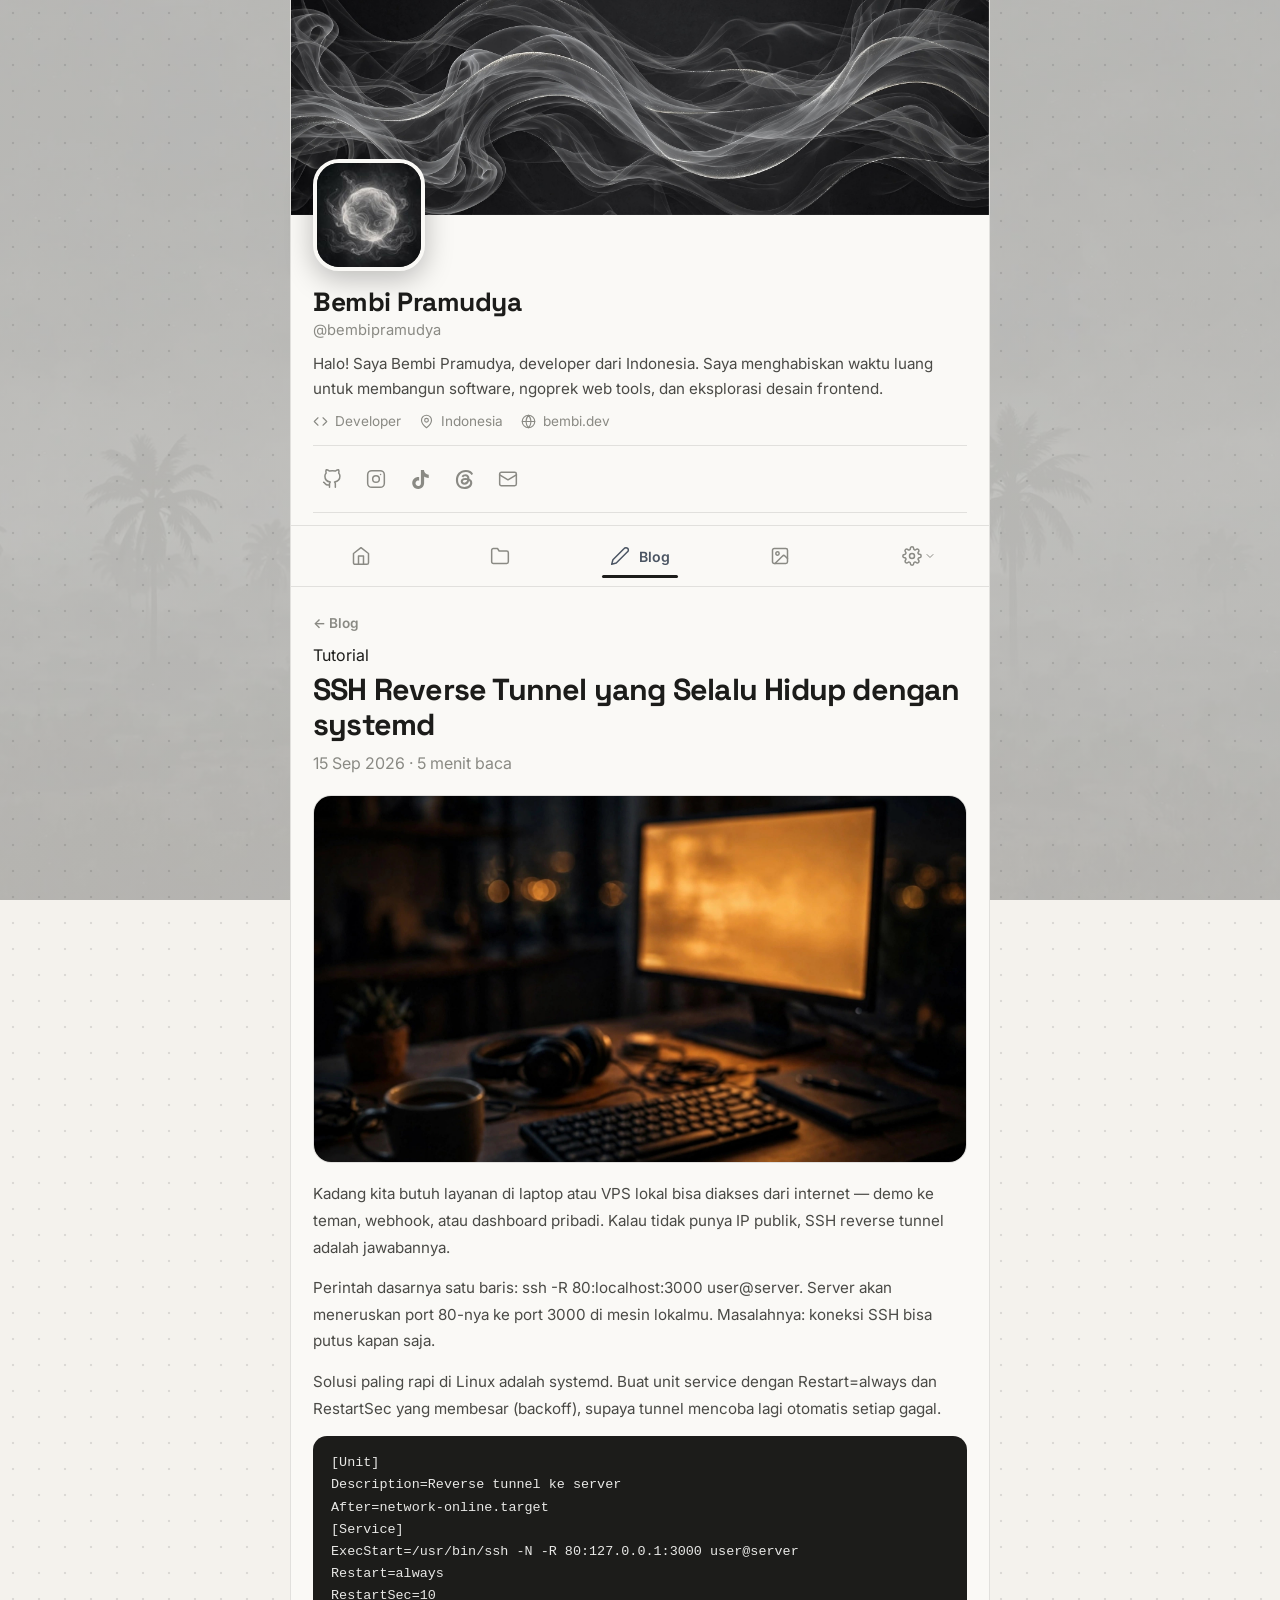
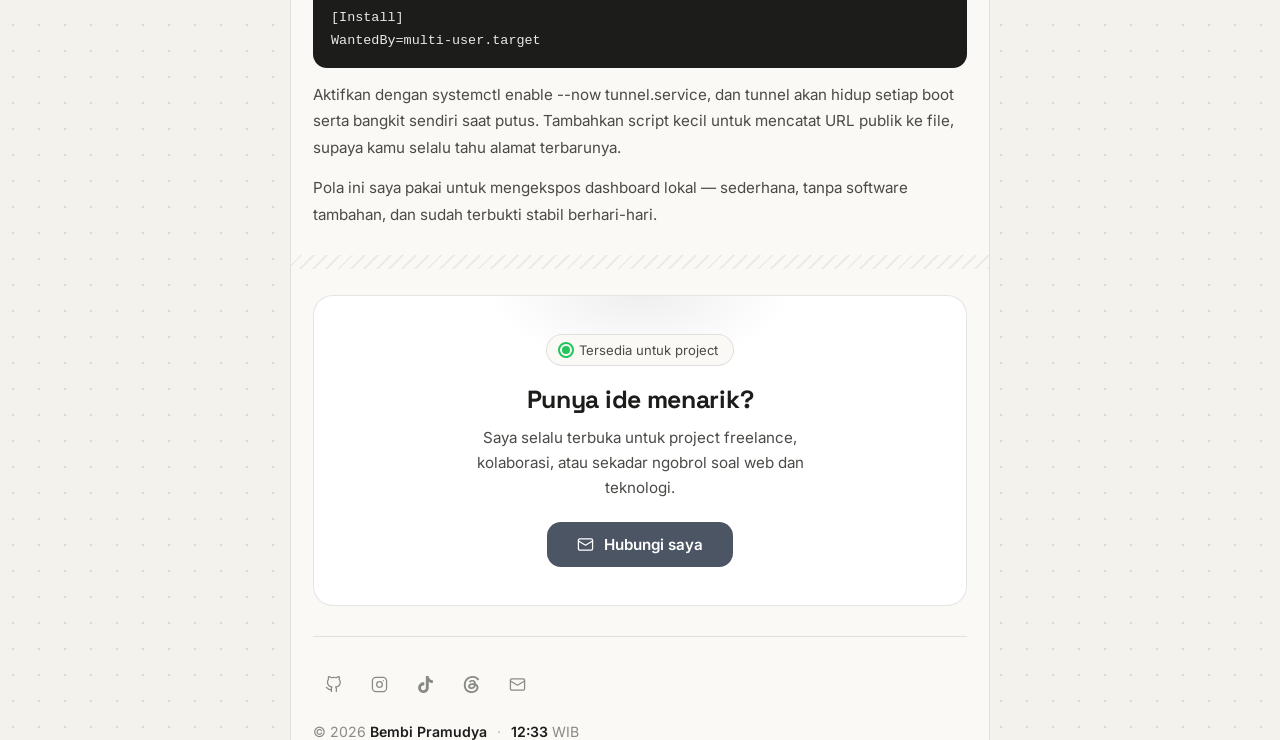
<file: blog/ssh-tunnel-systemd/index.html>
<!DOCTYPE html><html lang="id" data-theme="light"><head><meta charSet="utf-8"/><meta name="viewport" content="width=device-width, initial-scale=1"/><link rel="preload" as="image" href="/cover.jpg"/><link rel="preload" as="image" href="/avatar.jpg"/><link rel="preload" as="image" href="/gal1.jpg"/><link rel="stylesheet" href="/_next/static/chunks/1gd988xk2qmdi.css" data-precedence="next"/><link rel="preload" as="script" fetchPriority="low" href="/_next/static/chunks/310vm2bl3xxpt.js"/><script src="/_next/static/chunks/19mx3mg6lkumu.js" async=""></script><script src="/_next/static/chunks/0bma92pht_c97.js" async=""></script><script src="/_next/static/chunks/344n2zhqbh4pn.js" async=""></script><script src="/_next/static/chunks/turbopack-154wuuf6u0_13.js" async=""></script><script src="/_next/static/chunks/3rq64og7hlmq2.js" async=""></script><script src="/_next/static/chunks/0wvphx381ki-n.js" async=""></script><link rel="preload" href="https://fonts.googleapis.com/css2?family=Inter:wght@400;500;600;700&amp;family=Space+Grotesk:wght@500;600;700&amp;display=swap" as="style"/><title>Bembi Pramudya — Developer</title><meta name="description" content="Personal portfolio of Bembi Pramudya"/><link rel="preconnect" href="https://fonts.googleapis.com"/><link rel="preconnect" href="https://fonts.gstatic.com" crossorigin="anonymous"/><script>(function(){try{var t=localStorage.getItem('bp-theme')||'light';var e=t;if(t==='auto'){e=matchMedia('(prefers-color-scheme: dark)').matches?'dark':'light';}document.documentElement.dataset.theme=e;}catch(_){document.documentElement.dataset.theme='light';}})();</script><link href="https://fonts.googleapis.com/css2?family=Inter:wght@400;500;600;700&amp;family=Space+Grotesk:wght@500;600;700&amp;display=swap" rel="stylesheet"/><script src="/_next/static/chunks/0cz1d0mv5g_q7.js" noModule=""></script></head><body><div hidden=""><!--$--><!--/$--></div><div class="col"><div class="pad"><div class="cover"><img src="/cover.jpg" alt="Cover"/></div><div class="prof"><div class="avatar"><img src="/avatar.jpg" alt="Foto profil"/></div><h1>Bembi Pramudya</h1><div class="handle">@bembipramudya</div><p class="bio">Halo! Saya Bembi Pramudya, developer dari Indonesia. Saya menghabiskan waktu luang untuk membangun software, ngoprek web tools, dan eksplorasi desain frontend.</p><div class="meta-row"><span class="mitem"><svg viewBox="0 0 24 24" width="15" height="15" fill="none" stroke="currentColor" stroke-width="1.8" stroke-linecap="round" stroke-linejoin="round" aria-hidden="true"><polyline points="16 18 22 12 16 6"></polyline><polyline points="8 6 2 12 8 18"></polyline></svg>Developer</span><span class="mitem"><svg viewBox="0 0 24 24" width="15" height="15" fill="none" stroke="currentColor" stroke-width="1.8" stroke-linecap="round" stroke-linejoin="round" aria-hidden="true"><path d="M20 10c0 6-8 12-8 12s-8-6-8-12a8 8 0 0 1 16 0Z"></path><circle cx="12" cy="10" r="3"></circle></svg>Indonesia</span><span class="mitem"><svg viewBox="0 0 24 24" width="15" height="15" fill="none" stroke="currentColor" stroke-width="1.8" stroke-linecap="round" stroke-linejoin="round" aria-hidden="true"><circle cx="12" cy="12" r="10"></circle><path d="M2 12h20M12 2a15.3 15.3 0 0 1 4 10 15.3 15.3 0 0 1-4 10 15.3 15.3 0 0 1-4-10 15.3 15.3 0 0 1 4-10z"></path></svg>bembi.dev</span></div><div class="socline"></div><div class="socials"><a href="https://github.com/bembipramudya" aria-label="GitHub" target="_blank" rel="noreferrer"><svg viewBox="0 0 24 24" width="20" height="20" fill="none" stroke="currentColor" stroke-width="1.8" stroke-linecap="round" stroke-linejoin="round" aria-hidden="true"><path d="M9 19c-5 1.5-5-2.5-7-3m14 6v-3.87a3.37 3.37 0 0 0-.94-2.61c3.14-.35 6.44-1.54 6.44-7A5.44 5.44 0 0 0 20 4.77 5.07 5.07 0 0 0 19.91 1S18.73.65 16 2.48a13.38 13.38 0 0 0-7 0C6.27.65 5.09 1 5.09 1A5.07 5.07 0 0 0 5 4.77a5.44 5.44 0 0 0-1.5 3.78c0 5.42 3.3 6.61 6.44 7A3.37 3.37 0 0 0 9 18.13V22"></path></svg></a><a href="https://instagram.com/bembipramudya" aria-label="Instagram" target="_blank" rel="noreferrer"><svg viewBox="0 0 24 24" width="20" height="20" fill="none" stroke="currentColor" stroke-width="1.8" stroke-linecap="round" stroke-linejoin="round" aria-hidden="true"><rect x="2" y="2" width="20" height="20" rx="5"></rect><circle cx="12" cy="12" r="4"></circle><circle cx="17.5" cy="6.5" r=".9" fill="currentColor" stroke="none"></circle></svg></a><a href="https://tiktok.com/@notb3m" aria-label="TikTok" target="_blank" rel="noreferrer"><svg viewBox="0 0 24 24" width="19" height="19" fill="currentColor" aria-hidden="true"><path d="M12.525.02c1.31-.02 2.61-.01 3.91-.02.08 1.53.63 3.09 1.75 4.17 1.12 1.11 2.7 1.62 4.24 1.79v4.03c-1.44-.05-2.89-.35-4.2-.97-.57-.26-1.1-.59-1.62-.93-.01 2.92.01 5.84-.02 8.75-.08 1.4-.54 2.79-1.35 3.94-1.31 1.92-3.58 3.17-5.91 3.21-1.43.08-2.86-.31-4.08-1.03-2.02-1.19-3.44-3.37-3.65-5.71-.02-.5-.03-1-.01-1.49.18-1.9 1.12-3.72 2.58-4.96 1.66-1.44 3.98-2.13 6.15-1.72.02 1.48-.04 2.96-.04 4.44-.99-.32-2.15-.23-3.02.37-.63.41-1.11 1.04-1.36 1.75-.21.51-.15 1.07-.14 1.61.24 1.64 1.82 3.02 3.5 2.87 1.12-.01 2.19-.66 2.77-1.61.19-.33.4-.67.41-1.06.1-1.79.06-3.57.07-5.36.01-4.03-.01-8.05.02-12.07z"></path></svg></a><a href="https://threads.com/@bembipramudya" aria-label="Threads" target="_blank" rel="noreferrer"><svg viewBox="0 0 24 24" width="19" height="19" fill="currentColor" aria-hidden="true"><path d="M18.263 11.097c-.03-3.486-1.92-5.586-5.111-5.586-2.13 0-3.922.963-4.863 2.499l2.062 1.438c.535-.843 1.272-1.543 2.628-1.543 1.528 0 2.318.85 2.544 2.431a15 15 0 0 0-2.236-.173c-4.125 0-6.068 1.867-6.068 4.336s1.943 3.99 4.804 3.99c3.139 0 5.013-2.115 5.781-4.735.798.361 1.348 1.204 1.348 2.47 0 3.387-3.907 5.232-7.22 5.232-4.885 0-8.077-3.207-8.077-8.424 0-6.392 4.223-10.487 9.9-10.487 3.808 0 5.69 1.671 6.97 3.914l2.108-1.475C21.44 2.078 18.331 0 13.663 0 6.227 0 1.168 5.277 1.168 12.934c0 7 4.953 11.066 10.856 11.066 4.878 0 9.809-2.846 9.809-7.716 0-2.545-1.46-4.231-3.569-5.187m-6.33 4.855c-1.077 0-2.026-.512-2.026-1.453 0-1.483 1.822-1.934 3.606-1.934.678 0 1.34.045 1.927.173-.422 1.927-1.671 3.215-3.508 3.214Z"></path></svg></a><a href="mailto:bembipramudya383@gmail.com" aria-label="Email"><svg viewBox="0 0 24 24" width="20" height="20" fill="none" stroke="currentColor" stroke-width="1.8" stroke-linecap="round" stroke-linejoin="round" aria-hidden="true"><rect x="2" y="4" width="20" height="16" rx="2"></rect><path d="m22 7-10 6L2 7"></path></svg></a></div><div class="socline socline-b"></div></div></div><nav class="tabs"><a class="tab" aria-label="Beranda" href="/"><svg viewBox="0 0 24 24" width="20" height="20" fill="none" stroke="currentColor" stroke-width="1.8" stroke-linecap="round" stroke-linejoin="round" aria-hidden="true"><path d="m3 9 9-7 9 7v11a2 2 0 0 1-2 2H5a2 2 0 0 1-2-2z"></path><path d="M9 22V12h6v10"></path></svg><span class="tlabel">Beranda</span><span class="tabline"></span></a><a class="tab" aria-label="Proyek" href="/projects/"><svg viewBox="0 0 24 24" width="20" height="20" fill="none" stroke="currentColor" stroke-width="1.8" stroke-linecap="round" stroke-linejoin="round" aria-hidden="true"><path d="M22 19a2 2 0 0 1-2 2H4a2 2 0 0 1-2-2V5a2 2 0 0 1 2-2h5l2 3h9a2 2 0 0 1 2 2z"></path></svg><span class="tlabel">Proyek</span><span class="tabline"></span></a><a class="tab active" aria-label="Blog" href="/blog/"><svg viewBox="0 0 24 24" width="20" height="20" fill="none" stroke="currentColor" stroke-width="1.8" stroke-linecap="round" stroke-linejoin="round" aria-hidden="true"><path d="M17 3a2.85 2.83 0 1 1 4 4L7.5 20.5 2 22l1.5-5.5Z"></path></svg><span class="tlabel">Blog</span><span class="tabline"></span></a><a class="tab" aria-label="Galeri" href="/gallery/"><svg viewBox="0 0 24 24" width="20" height="20" fill="none" stroke="currentColor" stroke-width="1.8" stroke-linecap="round" stroke-linejoin="round" aria-hidden="true"><rect x="3" y="3" width="18" height="18" rx="2"></rect><circle cx="9" cy="9" r="2"></circle><path d="m21 15-3.1-3.1a2 2 0 0 0-2.8 0L6 21"></path></svg><span class="tlabel">Galeri</span><span class="tabline"></span></a><div class="setwrap"><button class="tab" aria-label="Pengaturan"><svg viewBox="0 0 24 24" width="20" height="20" fill="none" stroke="currentColor" stroke-width="1.8" stroke-linecap="round" stroke-linejoin="round" aria-hidden="true"><circle cx="12" cy="12" r="3"></circle><path d="M19.4 15a1.65 1.65 0 0 0 .33 1.82l.06.06a2 2 0 1 1-2.83 2.83l-.06-.06a1.65 1.65 0 0 0-1.82-.33 1.65 1.65 0 0 0-1 1.51V21a2 2 0 1 1-4 0v-.09A1.65 1.65 0 0 0 9 19.4a1.65 1.65 0 0 0-1.82.33l-.06.06a2 2 0 1 1-2.83-2.83l.06-.06a1.65 1.65 0 0 0 .33-1.82 1.65 1.65 0 0 0-1.51-1H3a2 2 0 1 1 0-4h.09A1.65 1.65 0 0 0 4.6 9a1.65 1.65 0 0 0-.33-1.82l-.06-.06a2 2 0 1 1 2.83-2.83l.06.06a1.65 1.65 0 0 0 1.82.33H9a1.65 1.65 0 0 0 1-1.51V3a2 2 0 1 1 4 0v.09a1.65 1.65 0 0 0 1 1.51 1.65 1.65 0 0 0 1.82-.33l.06-.06a2 2 0 1 1 2.83 2.83l-.06.06a1.65 1.65 0 0 0-.33 1.82V9a1.65 1.65 0 0 0 1.51 1H21a2 2 0 1 1 0 4h-.09a1.65 1.65 0 0 0-1.51 1z"></path></svg><svg class="chev" viewBox="0 0 24 24" fill="none" stroke="currentColor" stroke-width="2" stroke-linecap="round" stroke-linejoin="round"><path d="m6 9 6 6 6-6"></path></svg><span class="tabline"></span></button></div></nav><main class="rise"><div class="pad"><div class="art"><div class="art-head"><div class="crumbs"><a href="/blog/">← Blog</a></div><span class="btag" style="display:inline-block;margin-bottom:8px">Tutorial</span><h1 class="art-title">SSH Reverse Tunnel yang Selalu Hidup dengan systemd</h1><p class="art-sub">15 Sep 2026<!-- --> · <!-- -->5 menit baca</p></div><div class="art-cover"><img src="/gal1.jpg" alt="SSH Reverse Tunnel yang Selalu Hidup dengan systemd"/></div><p class="art-p">Kadang kita butuh layanan di laptop atau VPS lokal bisa diakses dari internet — demo ke teman, webhook, atau dashboard pribadi. Kalau tidak punya IP publik, SSH reverse tunnel adalah jawabannya.</p><p class="art-p">Perintah dasarnya satu baris: ssh -R 80:localhost:3000 user@server. Server akan meneruskan port 80-nya ke port 3000 di mesin lokalmu. Masalahnya: koneksi SSH bisa putus kapan saja.</p><p class="art-p">Solusi paling rapi di Linux adalah systemd. Buat unit service dengan Restart=always dan RestartSec yang membesar (backoff), supaya tunnel mencoba lagi otomatis setiap gagal.</p><pre class="codeblock">[Unit]
Description=Reverse tunnel ke server
After=network-online.target
[Service]
ExecStart=/usr/bin/ssh -N -R 80:127.0.0.1:3000 user@server
Restart=always
RestartSec=10
[Install]
WantedBy=multi-user.target</pre><p class="art-p">Aktifkan dengan systemctl enable --now tunnel.service, dan tunnel akan hidup setiap boot serta bangkit sendiri saat putus. Tambahkan script kecil untuk mencatat URL publik ke file, supaya kamu selalu tahu alamat terbarunya.</p><p class="art-p">Pola ini saya pakai untuk mengekspos dashboard lokal — sederhana, tanpa software tambahan, dan sudah terbukti stabil berhari-hari.</p></div></div></main><!--$--><!--/$--><div class="stripes"></div><footer class="pad"><div class="cta" data-rv="true"><div class="avail"><span class="dot"></span>Tersedia untuk project</div><h3>Punya ide menarik?</h3><p>Saya selalu terbuka untuk project freelance, kolaborasi, atau sekadar ngobrol soal web dan teknologi.</p><a class="ctabtn" href="mailto:bembipramudya383@gmail.com"><svg viewBox="0 0 24 24" width="20" height="20" fill="none" stroke="currentColor" stroke-width="1.8" stroke-linecap="round" stroke-linejoin="round" aria-hidden="true"><rect x="2" y="4" width="20" height="16" rx="2"></rect><path d="m22 7-10 6L2 7"></path></svg><span>Hubungi saya</span></a></div><div class="fbar"><div class="socials compact"><a href="https://github.com/bembipramudya" aria-label="GitHub" target="_blank" rel="noreferrer"><svg viewBox="0 0 24 24" width="20" height="20" fill="none" stroke="currentColor" stroke-width="1.8" stroke-linecap="round" stroke-linejoin="round" aria-hidden="true"><path d="M9 19c-5 1.5-5-2.5-7-3m14 6v-3.87a3.37 3.37 0 0 0-.94-2.61c3.14-.35 6.44-1.54 6.44-7A5.44 5.44 0 0 0 20 4.77 5.07 5.07 0 0 0 19.91 1S18.73.65 16 2.48a13.38 13.38 0 0 0-7 0C6.27.65 5.09 1 5.09 1A5.07 5.07 0 0 0 5 4.77a5.44 5.44 0 0 0-1.5 3.78c0 5.42 3.3 6.61 6.44 7A3.37 3.37 0 0 0 9 18.13V22"></path></svg></a><a href="https://instagram.com/bembipramudya" aria-label="Instagram" target="_blank" rel="noreferrer"><svg viewBox="0 0 24 24" width="20" height="20" fill="none" stroke="currentColor" stroke-width="1.8" stroke-linecap="round" stroke-linejoin="round" aria-hidden="true"><rect x="2" y="2" width="20" height="20" rx="5"></rect><circle cx="12" cy="12" r="4"></circle><circle cx="17.5" cy="6.5" r=".9" fill="currentColor" stroke="none"></circle></svg></a><a href="https://tiktok.com/@notb3m" aria-label="TikTok" target="_blank" rel="noreferrer"><svg viewBox="0 0 24 24" width="19" height="19" fill="currentColor" aria-hidden="true"><path d="M12.525.02c1.31-.02 2.61-.01 3.91-.02.08 1.53.63 3.09 1.75 4.17 1.12 1.11 2.7 1.62 4.24 1.79v4.03c-1.44-.05-2.89-.35-4.2-.97-.57-.26-1.1-.59-1.62-.93-.01 2.92.01 5.84-.02 8.75-.08 1.4-.54 2.79-1.35 3.94-1.31 1.92-3.58 3.17-5.91 3.21-1.43.08-2.86-.31-4.08-1.03-2.02-1.19-3.44-3.37-3.65-5.71-.02-.5-.03-1-.01-1.49.18-1.9 1.12-3.72 2.58-4.96 1.66-1.44 3.98-2.13 6.15-1.72.02 1.48-.04 2.96-.04 4.44-.99-.32-2.15-.23-3.02.37-.63.41-1.11 1.04-1.36 1.75-.21.51-.15 1.07-.14 1.61.24 1.64 1.82 3.02 3.5 2.87 1.12-.01 2.19-.66 2.77-1.61.19-.33.4-.67.41-1.06.1-1.79.06-3.57.07-5.36.01-4.03-.01-8.05.02-12.07z"></path></svg></a><a href="https://threads.com/@bembipramudya" aria-label="Threads" target="_blank" rel="noreferrer"><svg viewBox="0 0 24 24" width="19" height="19" fill="currentColor" aria-hidden="true"><path d="M18.263 11.097c-.03-3.486-1.92-5.586-5.111-5.586-2.13 0-3.922.963-4.863 2.499l2.062 1.438c.535-.843 1.272-1.543 2.628-1.543 1.528 0 2.318.85 2.544 2.431a15 15 0 0 0-2.236-.173c-4.125 0-6.068 1.867-6.068 4.336s1.943 3.99 4.804 3.99c3.139 0 5.013-2.115 5.781-4.735.798.361 1.348 1.204 1.348 2.47 0 3.387-3.907 5.232-7.22 5.232-4.885 0-8.077-3.207-8.077-8.424 0-6.392 4.223-10.487 9.9-10.487 3.808 0 5.69 1.671 6.97 3.914l2.108-1.475C21.44 2.078 18.331 0 13.663 0 6.227 0 1.168 5.277 1.168 12.934c0 7 4.953 11.066 10.856 11.066 4.878 0 9.809-2.846 9.809-7.716 0-2.545-1.46-4.231-3.569-5.187m-6.33 4.855c-1.077 0-2.026-.512-2.026-1.453 0-1.483 1.822-1.934 3.606-1.934.678 0 1.34.045 1.927.173-.422 1.927-1.671 3.215-3.508 3.214Z"></path></svg></a><a href="mailto:bembipramudya383@gmail.com" aria-label="Email"><svg viewBox="0 0 24 24" width="20" height="20" fill="none" stroke="currentColor" stroke-width="1.8" stroke-linecap="round" stroke-linejoin="round" aria-hidden="true"><rect x="2" y="4" width="20" height="16" rx="2"></rect><path d="m22 7-10 6L2 7"></path></svg></a></div><div class="fmeta"><span>© 2026 <b>Bembi Pramudya</b></span><span class="fdot">·</span><span><b>--:--</b> WIB</span></div></div></footer></div><button id="fabTop" class="" aria-label="Top"><svg viewBox="0 0 48 48"><circle cx="24" cy="24" r="22" class="ring-bg"></circle><circle cx="24" cy="24" r="22" class="ring-fg" stroke-dasharray="138.23007675795088" stroke-dashoffset="138.23007675795088"></circle></svg><svg viewBox="0 0 24 24" width="18" height="18" fill="none" stroke="currentColor" stroke-width="1.8" stroke-linecap="round" stroke-linejoin="round" aria-hidden="true"><path d="M12 19V5"></path><path d="m5 12 7-7 7 7"></path></svg></button><script src="/_next/static/chunks/310vm2bl3xxpt.js" id="_R_" async=""></script><script>(self.__next_f=self.__next_f||[]).push([0])</script><script>self.__next_f.push([1,"1:\"$Sreact.fragment\"\n2:I[23860,[\"/_next/static/chunks/3rq64og7hlmq2.js\"],\"SiteProvider\"]\n3:I[35651,[\"/_next/static/chunks/3rq64og7hlmq2.js\"],\"Chrome\"]\n4:I[39756,[\"/_next/static/chunks/3rq64og7hlmq2.js\"],\"default\"]\n5:I[37457,[\"/_next/static/chunks/3rq64og7hlmq2.js\"],\"default\"]\n7:I[97367,[\"/_next/static/chunks/3rq64og7hlmq2.js\"],\"OutletBoundary\"]\n8:\"$Sreact.suspense\"\nb:I[97367,[\"/_next/static/chunks/3rq64og7hlmq2.js\"],\"ViewportBoundary\"]\nd:I[97367,[\"/_next/static/chunks/3rq64og7hlmq2.js\"],\"MetadataBoundary\"]\nf:I[68027,[\"/_next/static/chunks/3rq64og7hlmq2.js\"],\"default\",1]\n:HL[\"/_next/static/chunks/1gd988xk2qmdi.css\",\"style\"]\n:HL[\"https://fonts.googleapis.com/css2?family=Inter:wght@400;500;600;700\u0026family=Space+Grotesk:wght@500;600;700\u0026display=swap\",\"style\"]\na:X\n0:{\"P\":null,\"c\":[\"\",\"blog\",\"ssh-tunnel-systemd\",\"\"],\"q\":\"\",\"i\":false,\"f\":[[[\"\",{\"children\":[\"blog\",{\"children\":[[\"slug\",\"ssh-tunnel-systemd\",\"d\",[]],{\"children\":[\"__PAGE__\",{},\"$undefined\",\"$undefined\",4608]},\"$undefined\",\"$undefined\",4608]},\"$undefined\",\"$undefined\",4608]},\"$undefined\",\"$undefined\",4624],[[\"$\",\"$1\",\"c\",{\"children\":[[[\"$\",\"link\",\"0\",{\"rel\":\"stylesheet\",\"href\":\"/_next/static/chunks/1gd988xk2qmdi.css\",\"precedence\":\"next\",\"crossOrigin\":\"$undefined\",\"nonce\":\"$undefined\"}],[\"$\",\"script\",\"script-0\",{\"src\":\"/_next/static/chunks/3rq64og7hlmq2.js\",\"async\":true,\"nonce\":\"$undefined\"}]],[\"$\",\"html\",null,{\"lang\":\"id\",\"data-theme\":\"light\",\"suppressHydrationWarning\":true,\"children\":[[\"$\",\"head\",null,{\"children\":[[\"$\",\"script\",null,{\"dangerouslySetInnerHTML\":{\"__html\":\"(function(){try{var t=localStorage.getItem('bp-theme')||'light';var e=t;if(t==='auto'){e=matchMedia('(prefers-color-scheme: dark)').matches?'dark':'light';}document.documentElement.dataset.theme=e;}catch(_){document.documentElement.dataset.theme='light';}})();\"}}],[\"$\",\"link\",null,{\"rel\":\"preconnect\",\"href\":\"https://fonts.googleapis.com\"}],[\"$\",\"link\",null,{\"rel\":\"preconnect\",\"href\":\"https://fonts.gstatic.com\",\"crossOrigin\":\"anonymous\"}],[\"$\",\"link\",null,{\"href\":\"https://fonts.googleapis.com/css2?family=Inter:wght@400;500;600;700\u0026family=Space+Grotesk:wght@500;600;700\u0026display=swap\",\"rel\":\"stylesheet\"}]]}],[\"$\",\"body\",null,{\"children\":[\"$\",\"$L2\",null,{\"children\":[\"$\",\"$L3\",null,{\"children\":[\"$\",\"$L4\",null,{\"parallelRouterKey\":\"children\",\"error\":\"$undefined\",\"errorStyles\":\"$undefined\",\"errorScripts\":\"$undefined\",\"template\":[\"$\",\"$L5\",null,{}],\"templateStyles\":\"$undefined\",\"templateScripts\":\"$undefined\",\"notFound\":[[[\"$\",\"title\",null,{\"children\":\"404: This page could not be found.\"}],[\"$\",\"div\",null,{\"style\":{\"fontFamily\":\"system-ui,\\\"Segoe UI\\\",Roboto,Helvetica,Arial,sans-serif,\\\"Apple Color Emoji\\\",\\\"Segoe UI Emoji\\\"\",\"height\":\"100vh\",\"textAlign\":\"center\",\"display\":\"flex\",\"flexDirection\":\"column\",\"alignItems\":\"center\",\"justifyContent\":\"center\"},\"children\":[\"$\",\"div\",null,{\"children\":[[\"$\",\"style\",null,{\"dangerouslySetInnerHTML\":{\"__html\":\"body{color:#000;background:#fff;margin:0}.next-error-h1{border-right:1px solid rgba(0,0,0,.3)}@media (prefers-color-scheme:dark){body{color:#fff;background:#000}.next-error-h1{border-right:1px solid rgba(255,255,255,.3)}}\"}}],[\"$\",\"h1\",null,{\"className\":\"next-error-h1\",\"style\":{\"display\":\"inline-block\",\"margin\":\"0 20px 0 0\",\"padding\":\"0 23px 0 0\",\"fontSize\":24,\"fontWeight\":500,\"verticalAlign\":\"top\",\"lineHeight\":\"49px\"},\"children\":404}],[\"$\",\"div\",null,{\"style\":{\"display\":\"inline-block\"},\"children\":[\"$\",\"h2\",null,{\"style\":{\"fontSize\":14,\"fontWeight\":400,\"lineHeight\":\"49px\",\"margin\":0},\"children\":\"This page could not be found.\"}]}]]}]}]],[]],\"forbidden\":\"$undefined\",\"unauthorized\":\"$undefined\"}]}]}]}]]}]]}],{\"children\":[[\"$\",\"$1\",\"c\",{\"children\":[null,[\"$\",\"$L4\",null,{\"parallelRouterKey\":\"children\",\"error\":\"$undefined\",\"errorStyles\":\"$undefined\",\"errorScripts\":\"$undefined\",\"template\":[\"$\",\"$L5\",null,{}],\"templateStyles\":\"$undefined\",\"templateScripts\":\"$undefined\",\"notFound\":\"$undefined\",\"forbidden\":\"$undefined\",\"unauthorized\":\"$undefined\"}]]}],{\"children\":[[\"$\",\"$1\",\"c\",{\"children\":[null,[\"$\",\"$L4\",null,{\"parallelRouterKey\":\"children\",\"error\":\"$undefined\",\"errorStyles\":\"$undefined\",\"errorScripts\":\"$undefined\",\"template\":[\"$\",\"$L5\",null,{}],\"templateStyles\":\"$undefined\",\"templateScripts\":\"$undefined\",\"notFound\":\"$undefined\",\"forbidden\":\"$undefined\",\"unauthorized\":\"$undefined\"}]]}],{\"children\":[[\"$\",\"$1\",\"c\",{\"children\":[\"$L6\",[[\"$\",\"script\",\"script-0\",{\"src\":\"/_next/static/chunks/0wvphx381ki-n.js\",\"async\":true,\"nonce\":\"$undefined\"}]],[\"$\",\"$L7\",null,{\"children\":[\"$\",\"$8\",null,{\"name\":\"Next.MetadataOutlet\",\"children\":\"$@9\"}]}]]}],{},null,false,null]},null,false,\"$a\"]},null,false,\"$a\"]},null,false,null],[\"$\",\"$1\",\"h\",{\"children\":[null,[\"$\",\"$Lb\",null,{\"children\":\"$Lc\"}],[\"$\",\"div\",null,{\"hidden\":true,\"children\":[\"$\",\"$Ld\",null,{\"children\":[\"$\",\"$8\",null,{\"name\":\"Next.Metadata\",\"children\":\"$Le\"}]}]}],null]}],false]],\"m\":\"$undefined\",\"G\":[\"$f\",[[\"$\",\"link\",\"0\",{\"rel\":\"stylesheet\",\"href\":\"/_next/static/chunks/1gd988xk2qmdi.css\",\"precedence\":\"next\",\"crossOrigin\":\"$undefined\",\"nonce\":\"$undefined\"}]]],\"S\":true,\"h\":null,\"r\":\"$undefined\",\"s\":\"$undefined\",\"a\":\"$undefined\",\"l\":\"$undefined\",\"p\":\"$undefined\",\"d\":\"$undefined\",\"b\":\"DuqFTUgxTRLiheby8s0_p\"}\n10:I[12222,[\"/_next/static/chunks/3rq64og7hlmq2.js\",\"/_next/static/chunks/0wvphx381ki-n.js\"],\"default\"]\na:C\n6:[\"$\",\"$L10\",null,{\"slug\":\"ssh-tunnel-systemd\"}]\nc:[[\"$\",\"meta\",\"0\",{\"charSet\":\"utf-8\"}],[\"$\",\"meta\",\"1\",{\"name\":\"viewport\",\"content\":\"width=device-width, initial-scale=1\"}]]\n9:null\ne:[[\"$\",\"title\",\"0\",{\"children\":\"Bembi Pramudya — Developer\"}],[\"$\",\"meta\",\"1\",{\"name\":\"description\",\"content\":\"Personal portfolio of Bembi Pramudya\"}]]\n"])</script></body></html>
</file>
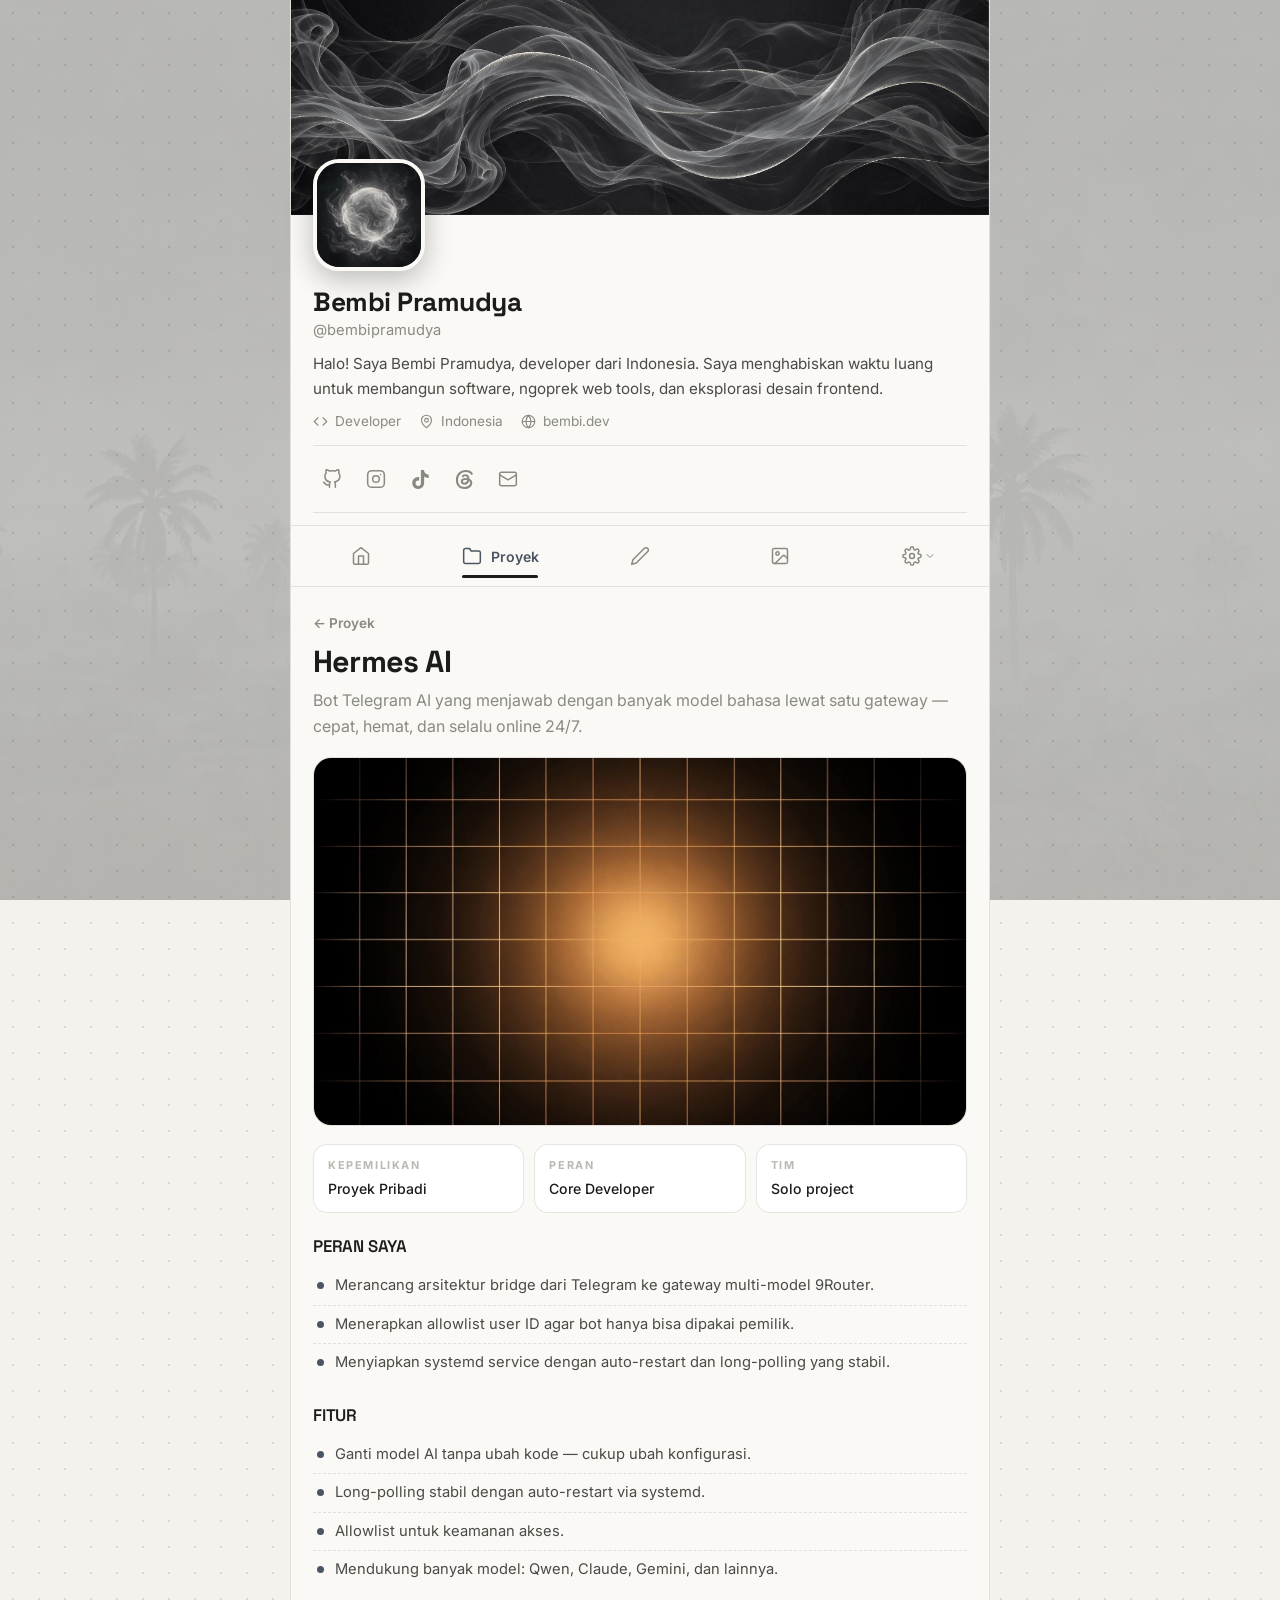
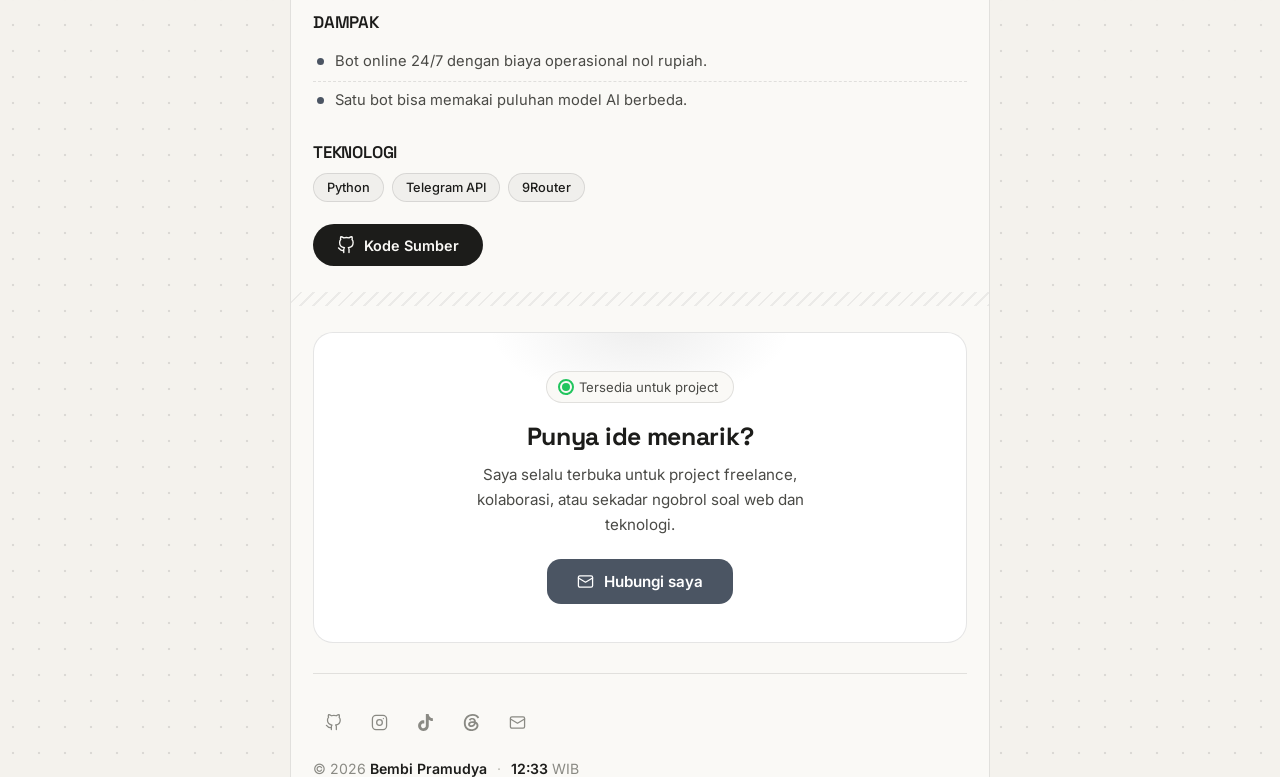
<file: projects/hermes-ai/index.html>
<!DOCTYPE html><html lang="id" data-theme="light"><head><meta charSet="utf-8"/><meta name="viewport" content="width=device-width, initial-scale=1"/><link rel="preload" as="image" href="/cover.jpg"/><link rel="preload" as="image" href="/avatar.jpg"/><link rel="preload" as="image" href="/proj3.jpg"/><link rel="stylesheet" href="/_next/static/chunks/1gd988xk2qmdi.css" data-precedence="next"/><link rel="preload" as="script" fetchPriority="low" href="/_next/static/chunks/310vm2bl3xxpt.js"/><script src="/_next/static/chunks/19mx3mg6lkumu.js" async=""></script><script src="/_next/static/chunks/0bma92pht_c97.js" async=""></script><script src="/_next/static/chunks/344n2zhqbh4pn.js" async=""></script><script src="/_next/static/chunks/turbopack-154wuuf6u0_13.js" async=""></script><script src="/_next/static/chunks/3rq64og7hlmq2.js" async=""></script><script src="/_next/static/chunks/2fw70n1lcwgug.js" async=""></script><link rel="preload" href="https://fonts.googleapis.com/css2?family=Inter:wght@400;500;600;700&amp;family=Space+Grotesk:wght@500;600;700&amp;display=swap" as="style"/><title>Bembi Pramudya — Developer</title><meta name="description" content="Personal portfolio of Bembi Pramudya"/><link rel="preconnect" href="https://fonts.googleapis.com"/><link rel="preconnect" href="https://fonts.gstatic.com" crossorigin="anonymous"/><script>(function(){try{var t=localStorage.getItem('bp-theme')||'light';var e=t;if(t==='auto'){e=matchMedia('(prefers-color-scheme: dark)').matches?'dark':'light';}document.documentElement.dataset.theme=e;}catch(_){document.documentElement.dataset.theme='light';}})();</script><link href="https://fonts.googleapis.com/css2?family=Inter:wght@400;500;600;700&amp;family=Space+Grotesk:wght@500;600;700&amp;display=swap" rel="stylesheet"/><script src="/_next/static/chunks/0cz1d0mv5g_q7.js" noModule=""></script></head><body><div hidden=""><!--$--><!--/$--></div><div class="col"><div class="pad"><div class="cover"><img src="/cover.jpg" alt="Cover"/></div><div class="prof"><div class="avatar"><img src="/avatar.jpg" alt="Foto profil"/></div><h1>Bembi Pramudya</h1><div class="handle">@bembipramudya</div><p class="bio">Halo! Saya Bembi Pramudya, developer dari Indonesia. Saya menghabiskan waktu luang untuk membangun software, ngoprek web tools, dan eksplorasi desain frontend.</p><div class="meta-row"><span class="mitem"><svg viewBox="0 0 24 24" width="15" height="15" fill="none" stroke="currentColor" stroke-width="1.8" stroke-linecap="round" stroke-linejoin="round" aria-hidden="true"><polyline points="16 18 22 12 16 6"></polyline><polyline points="8 6 2 12 8 18"></polyline></svg>Developer</span><span class="mitem"><svg viewBox="0 0 24 24" width="15" height="15" fill="none" stroke="currentColor" stroke-width="1.8" stroke-linecap="round" stroke-linejoin="round" aria-hidden="true"><path d="M20 10c0 6-8 12-8 12s-8-6-8-12a8 8 0 0 1 16 0Z"></path><circle cx="12" cy="10" r="3"></circle></svg>Indonesia</span><span class="mitem"><svg viewBox="0 0 24 24" width="15" height="15" fill="none" stroke="currentColor" stroke-width="1.8" stroke-linecap="round" stroke-linejoin="round" aria-hidden="true"><circle cx="12" cy="12" r="10"></circle><path d="M2 12h20M12 2a15.3 15.3 0 0 1 4 10 15.3 15.3 0 0 1-4 10 15.3 15.3 0 0 1-4-10 15.3 15.3 0 0 1 4-10z"></path></svg>bembi.dev</span></div><div class="socline"></div><div class="socials"><a href="https://github.com/bembipramudya" aria-label="GitHub" target="_blank" rel="noreferrer"><svg viewBox="0 0 24 24" width="20" height="20" fill="none" stroke="currentColor" stroke-width="1.8" stroke-linecap="round" stroke-linejoin="round" aria-hidden="true"><path d="M9 19c-5 1.5-5-2.5-7-3m14 6v-3.87a3.37 3.37 0 0 0-.94-2.61c3.14-.35 6.44-1.54 6.44-7A5.44 5.44 0 0 0 20 4.77 5.07 5.07 0 0 0 19.91 1S18.73.65 16 2.48a13.38 13.38 0 0 0-7 0C6.27.65 5.09 1 5.09 1A5.07 5.07 0 0 0 5 4.77a5.44 5.44 0 0 0-1.5 3.78c0 5.42 3.3 6.61 6.44 7A3.37 3.37 0 0 0 9 18.13V22"></path></svg></a><a href="https://instagram.com/bembipramudya" aria-label="Instagram" target="_blank" rel="noreferrer"><svg viewBox="0 0 24 24" width="20" height="20" fill="none" stroke="currentColor" stroke-width="1.8" stroke-linecap="round" stroke-linejoin="round" aria-hidden="true"><rect x="2" y="2" width="20" height="20" rx="5"></rect><circle cx="12" cy="12" r="4"></circle><circle cx="17.5" cy="6.5" r=".9" fill="currentColor" stroke="none"></circle></svg></a><a href="https://tiktok.com/@notb3m" aria-label="TikTok" target="_blank" rel="noreferrer"><svg viewBox="0 0 24 24" width="19" height="19" fill="currentColor" aria-hidden="true"><path d="M12.525.02c1.31-.02 2.61-.01 3.91-.02.08 1.53.63 3.09 1.75 4.17 1.12 1.11 2.7 1.62 4.24 1.79v4.03c-1.44-.05-2.89-.35-4.2-.97-.57-.26-1.1-.59-1.62-.93-.01 2.92.01 5.84-.02 8.75-.08 1.4-.54 2.79-1.35 3.94-1.31 1.92-3.58 3.17-5.91 3.21-1.43.08-2.86-.31-4.08-1.03-2.02-1.19-3.44-3.37-3.65-5.71-.02-.5-.03-1-.01-1.49.18-1.9 1.12-3.72 2.58-4.96 1.66-1.44 3.98-2.13 6.15-1.72.02 1.48-.04 2.96-.04 4.44-.99-.32-2.15-.23-3.02.37-.63.41-1.11 1.04-1.36 1.75-.21.51-.15 1.07-.14 1.61.24 1.64 1.82 3.02 3.5 2.87 1.12-.01 2.19-.66 2.77-1.61.19-.33.4-.67.41-1.06.1-1.79.06-3.57.07-5.36.01-4.03-.01-8.05.02-12.07z"></path></svg></a><a href="https://threads.com/@bembipramudya" aria-label="Threads" target="_blank" rel="noreferrer"><svg viewBox="0 0 24 24" width="19" height="19" fill="currentColor" aria-hidden="true"><path d="M18.263 11.097c-.03-3.486-1.92-5.586-5.111-5.586-2.13 0-3.922.963-4.863 2.499l2.062 1.438c.535-.843 1.272-1.543 2.628-1.543 1.528 0 2.318.85 2.544 2.431a15 15 0 0 0-2.236-.173c-4.125 0-6.068 1.867-6.068 4.336s1.943 3.99 4.804 3.99c3.139 0 5.013-2.115 5.781-4.735.798.361 1.348 1.204 1.348 2.47 0 3.387-3.907 5.232-7.22 5.232-4.885 0-8.077-3.207-8.077-8.424 0-6.392 4.223-10.487 9.9-10.487 3.808 0 5.69 1.671 6.97 3.914l2.108-1.475C21.44 2.078 18.331 0 13.663 0 6.227 0 1.168 5.277 1.168 12.934c0 7 4.953 11.066 10.856 11.066 4.878 0 9.809-2.846 9.809-7.716 0-2.545-1.46-4.231-3.569-5.187m-6.33 4.855c-1.077 0-2.026-.512-2.026-1.453 0-1.483 1.822-1.934 3.606-1.934.678 0 1.34.045 1.927.173-.422 1.927-1.671 3.215-3.508 3.214Z"></path></svg></a><a href="mailto:bembipramudya383@gmail.com" aria-label="Email"><svg viewBox="0 0 24 24" width="20" height="20" fill="none" stroke="currentColor" stroke-width="1.8" stroke-linecap="round" stroke-linejoin="round" aria-hidden="true"><rect x="2" y="4" width="20" height="16" rx="2"></rect><path d="m22 7-10 6L2 7"></path></svg></a></div><div class="socline socline-b"></div></div></div><nav class="tabs"><a class="tab" aria-label="Beranda" href="/"><svg viewBox="0 0 24 24" width="20" height="20" fill="none" stroke="currentColor" stroke-width="1.8" stroke-linecap="round" stroke-linejoin="round" aria-hidden="true"><path d="m3 9 9-7 9 7v11a2 2 0 0 1-2 2H5a2 2 0 0 1-2-2z"></path><path d="M9 22V12h6v10"></path></svg><span class="tlabel">Beranda</span><span class="tabline"></span></a><a class="tab active" aria-label="Proyek" href="/projects/"><svg viewBox="0 0 24 24" width="20" height="20" fill="none" stroke="currentColor" stroke-width="1.8" stroke-linecap="round" stroke-linejoin="round" aria-hidden="true"><path d="M22 19a2 2 0 0 1-2 2H4a2 2 0 0 1-2-2V5a2 2 0 0 1 2-2h5l2 3h9a2 2 0 0 1 2 2z"></path></svg><span class="tlabel">Proyek</span><span class="tabline"></span></a><a class="tab" aria-label="Blog" href="/blog/"><svg viewBox="0 0 24 24" width="20" height="20" fill="none" stroke="currentColor" stroke-width="1.8" stroke-linecap="round" stroke-linejoin="round" aria-hidden="true"><path d="M17 3a2.85 2.83 0 1 1 4 4L7.5 20.5 2 22l1.5-5.5Z"></path></svg><span class="tlabel">Blog</span><span class="tabline"></span></a><a class="tab" aria-label="Galeri" href="/gallery/"><svg viewBox="0 0 24 24" width="20" height="20" fill="none" stroke="currentColor" stroke-width="1.8" stroke-linecap="round" stroke-linejoin="round" aria-hidden="true"><rect x="3" y="3" width="18" height="18" rx="2"></rect><circle cx="9" cy="9" r="2"></circle><path d="m21 15-3.1-3.1a2 2 0 0 0-2.8 0L6 21"></path></svg><span class="tlabel">Galeri</span><span class="tabline"></span></a><div class="setwrap"><button class="tab" aria-label="Pengaturan"><svg viewBox="0 0 24 24" width="20" height="20" fill="none" stroke="currentColor" stroke-width="1.8" stroke-linecap="round" stroke-linejoin="round" aria-hidden="true"><circle cx="12" cy="12" r="3"></circle><path d="M19.4 15a1.65 1.65 0 0 0 .33 1.82l.06.06a2 2 0 1 1-2.83 2.83l-.06-.06a1.65 1.65 0 0 0-1.82-.33 1.65 1.65 0 0 0-1 1.51V21a2 2 0 1 1-4 0v-.09A1.65 1.65 0 0 0 9 19.4a1.65 1.65 0 0 0-1.82.33l-.06.06a2 2 0 1 1-2.83-2.83l.06-.06a1.65 1.65 0 0 0 .33-1.82 1.65 1.65 0 0 0-1.51-1H3a2 2 0 1 1 0-4h.09A1.65 1.65 0 0 0 4.6 9a1.65 1.65 0 0 0-.33-1.82l-.06-.06a2 2 0 1 1 2.83-2.83l.06.06a1.65 1.65 0 0 0 1.82.33H9a1.65 1.65 0 0 0 1-1.51V3a2 2 0 1 1 4 0v.09a1.65 1.65 0 0 0 1 1.51 1.65 1.65 0 0 0 1.82-.33l.06-.06a2 2 0 1 1 2.83 2.83l-.06.06a1.65 1.65 0 0 0-.33 1.82V9a1.65 1.65 0 0 0 1.51 1H21a2 2 0 1 1 0 4h-.09a1.65 1.65 0 0 0-1.51 1z"></path></svg><svg class="chev" viewBox="0 0 24 24" fill="none" stroke="currentColor" stroke-width="2" stroke-linecap="round" stroke-linejoin="round"><path d="m6 9 6 6 6-6"></path></svg><span class="tabline"></span></button></div></nav><main class="rise"><div class="pad"><div class="art"><div class="art-head"><div class="crumbs"><a href="/projects/">← <!-- -->Proyek</a></div><h1 class="art-title">Hermes AI</h1><p class="art-sub">Bot Telegram AI yang menjawab dengan banyak model bahasa lewat satu gateway — cepat, hemat, dan selalu online 24/7.</p></div><div class="art-cover"><img src="/proj3.jpg" alt="Hermes AI"/></div><div class="meta-grid"><div class="meta-cell"><div class="k">KEPEMILIKAN</div><div class="v">Proyek Pribadi</div></div><div class="meta-cell"><div class="k">PERAN</div><div class="v">Core Developer</div></div><div class="meta-cell"><div class="k">TIM</div><div class="v">Solo project</div></div></div><h3 class="h3">PERAN SAYA</h3><ul class="ul"><li>Merancang arsitektur bridge dari Telegram ke gateway multi-model 9Router.</li><li>Menerapkan allowlist user ID agar bot hanya bisa dipakai pemilik.</li><li>Menyiapkan systemd service dengan auto-restart dan long-polling yang stabil.</li></ul><h3 class="h3">FITUR</h3><ul class="ul"><li>Ganti model AI tanpa ubah kode — cukup ubah konfigurasi.</li><li>Long-polling stabil dengan auto-restart via systemd.</li><li>Allowlist untuk keamanan akses.</li><li>Mendukung banyak model: Qwen, Claude, Gemini, dan lainnya.</li></ul><h3 class="h3">DAMPAK</h3><ul class="ul"><li>Bot online 24/7 dengan biaya operasional nol rupiah.</li><li>Satu bot bisa memakai puluhan model AI berbeda.</li></ul><h3 class="h3">TEKNOLOGI</h3><div class="tagrow"><span class="tag">Python</span><span class="tag">Telegram API</span><span class="tag">9Router</span></div><a class="srcbtn" href="https://t.me/bembee_ai_bot"><svg viewBox="0 0 24 24" width="20" height="20" fill="none" stroke="currentColor" stroke-width="1.8" stroke-linecap="round" stroke-linejoin="round" aria-hidden="true"><path d="M9 19c-5 1.5-5-2.5-7-3m14 6v-3.87a3.37 3.37 0 0 0-.94-2.61c3.14-.35 6.44-1.54 6.44-7A5.44 5.44 0 0 0 20 4.77 5.07 5.07 0 0 0 19.91 1S18.73.65 16 2.48a13.38 13.38 0 0 0-7 0C6.27.65 5.09 1 5.09 1A5.07 5.07 0 0 0 5 4.77a5.44 5.44 0 0 0-1.5 3.78c0 5.42 3.3 6.61 6.44 7A3.37 3.37 0 0 0 9 18.13V22"></path></svg><span>Kode Sumber</span></a></div></div></main><!--$--><!--/$--><div class="stripes"></div><footer class="pad"><div class="cta" data-rv="true"><div class="avail"><span class="dot"></span>Tersedia untuk project</div><h3>Punya ide menarik?</h3><p>Saya selalu terbuka untuk project freelance, kolaborasi, atau sekadar ngobrol soal web dan teknologi.</p><a class="ctabtn" href="mailto:bembipramudya383@gmail.com"><svg viewBox="0 0 24 24" width="20" height="20" fill="none" stroke="currentColor" stroke-width="1.8" stroke-linecap="round" stroke-linejoin="round" aria-hidden="true"><rect x="2" y="4" width="20" height="16" rx="2"></rect><path d="m22 7-10 6L2 7"></path></svg><span>Hubungi saya</span></a></div><div class="fbar"><div class="socials compact"><a href="https://github.com/bembipramudya" aria-label="GitHub" target="_blank" rel="noreferrer"><svg viewBox="0 0 24 24" width="20" height="20" fill="none" stroke="currentColor" stroke-width="1.8" stroke-linecap="round" stroke-linejoin="round" aria-hidden="true"><path d="M9 19c-5 1.5-5-2.5-7-3m14 6v-3.87a3.37 3.37 0 0 0-.94-2.61c3.14-.35 6.44-1.54 6.44-7A5.44 5.44 0 0 0 20 4.77 5.07 5.07 0 0 0 19.91 1S18.73.65 16 2.48a13.38 13.38 0 0 0-7 0C6.27.65 5.09 1 5.09 1A5.07 5.07 0 0 0 5 4.77a5.44 5.44 0 0 0-1.5 3.78c0 5.42 3.3 6.61 6.44 7A3.37 3.37 0 0 0 9 18.13V22"></path></svg></a><a href="https://instagram.com/bembipramudya" aria-label="Instagram" target="_blank" rel="noreferrer"><svg viewBox="0 0 24 24" width="20" height="20" fill="none" stroke="currentColor" stroke-width="1.8" stroke-linecap="round" stroke-linejoin="round" aria-hidden="true"><rect x="2" y="2" width="20" height="20" rx="5"></rect><circle cx="12" cy="12" r="4"></circle><circle cx="17.5" cy="6.5" r=".9" fill="currentColor" stroke="none"></circle></svg></a><a href="https://tiktok.com/@notb3m" aria-label="TikTok" target="_blank" rel="noreferrer"><svg viewBox="0 0 24 24" width="19" height="19" fill="currentColor" aria-hidden="true"><path d="M12.525.02c1.31-.02 2.61-.01 3.91-.02.08 1.53.63 3.09 1.75 4.17 1.12 1.11 2.7 1.62 4.24 1.79v4.03c-1.44-.05-2.89-.35-4.2-.97-.57-.26-1.1-.59-1.62-.93-.01 2.92.01 5.84-.02 8.75-.08 1.4-.54 2.79-1.35 3.94-1.31 1.92-3.58 3.17-5.91 3.21-1.43.08-2.86-.31-4.08-1.03-2.02-1.19-3.44-3.37-3.65-5.71-.02-.5-.03-1-.01-1.49.18-1.9 1.12-3.72 2.58-4.96 1.66-1.44 3.98-2.13 6.15-1.72.02 1.48-.04 2.96-.04 4.44-.99-.32-2.15-.23-3.02.37-.63.41-1.11 1.04-1.36 1.75-.21.51-.15 1.07-.14 1.61.24 1.64 1.82 3.02 3.5 2.87 1.12-.01 2.19-.66 2.77-1.61.19-.33.4-.67.41-1.06.1-1.79.06-3.57.07-5.36.01-4.03-.01-8.05.02-12.07z"></path></svg></a><a href="https://threads.com/@bembipramudya" aria-label="Threads" target="_blank" rel="noreferrer"><svg viewBox="0 0 24 24" width="19" height="19" fill="currentColor" aria-hidden="true"><path d="M18.263 11.097c-.03-3.486-1.92-5.586-5.111-5.586-2.13 0-3.922.963-4.863 2.499l2.062 1.438c.535-.843 1.272-1.543 2.628-1.543 1.528 0 2.318.85 2.544 2.431a15 15 0 0 0-2.236-.173c-4.125 0-6.068 1.867-6.068 4.336s1.943 3.99 4.804 3.99c3.139 0 5.013-2.115 5.781-4.735.798.361 1.348 1.204 1.348 2.47 0 3.387-3.907 5.232-7.22 5.232-4.885 0-8.077-3.207-8.077-8.424 0-6.392 4.223-10.487 9.9-10.487 3.808 0 5.69 1.671 6.97 3.914l2.108-1.475C21.44 2.078 18.331 0 13.663 0 6.227 0 1.168 5.277 1.168 12.934c0 7 4.953 11.066 10.856 11.066 4.878 0 9.809-2.846 9.809-7.716 0-2.545-1.46-4.231-3.569-5.187m-6.33 4.855c-1.077 0-2.026-.512-2.026-1.453 0-1.483 1.822-1.934 3.606-1.934.678 0 1.34.045 1.927.173-.422 1.927-1.671 3.215-3.508 3.214Z"></path></svg></a><a href="mailto:bembipramudya383@gmail.com" aria-label="Email"><svg viewBox="0 0 24 24" width="20" height="20" fill="none" stroke="currentColor" stroke-width="1.8" stroke-linecap="round" stroke-linejoin="round" aria-hidden="true"><rect x="2" y="4" width="20" height="16" rx="2"></rect><path d="m22 7-10 6L2 7"></path></svg></a></div><div class="fmeta"><span>© 2026 <b>Bembi Pramudya</b></span><span class="fdot">·</span><span><b>--:--</b> WIB</span></div></div></footer></div><button id="fabTop" class="" aria-label="Top"><svg viewBox="0 0 48 48"><circle cx="24" cy="24" r="22" class="ring-bg"></circle><circle cx="24" cy="24" r="22" class="ring-fg" stroke-dasharray="138.23007675795088" stroke-dashoffset="138.23007675795088"></circle></svg><svg viewBox="0 0 24 24" width="18" height="18" fill="none" stroke="currentColor" stroke-width="1.8" stroke-linecap="round" stroke-linejoin="round" aria-hidden="true"><path d="M12 19V5"></path><path d="m5 12 7-7 7 7"></path></svg></button><script src="/_next/static/chunks/310vm2bl3xxpt.js" id="_R_" async=""></script><script>(self.__next_f=self.__next_f||[]).push([0])</script><script>self.__next_f.push([1,"1:\"$Sreact.fragment\"\n2:I[23860,[\"/_next/static/chunks/3rq64og7hlmq2.js\"],\"SiteProvider\"]\n3:I[35651,[\"/_next/static/chunks/3rq64og7hlmq2.js\"],\"Chrome\"]\n4:I[39756,[\"/_next/static/chunks/3rq64og7hlmq2.js\"],\"default\"]\n5:I[37457,[\"/_next/static/chunks/3rq64og7hlmq2.js\"],\"default\"]\n7:I[97367,[\"/_next/static/chunks/3rq64og7hlmq2.js\"],\"OutletBoundary\"]\n8:\"$Sreact.suspense\"\nb:I[97367,[\"/_next/static/chunks/3rq64og7hlmq2.js\"],\"ViewportBoundary\"]\nd:I[97367,[\"/_next/static/chunks/3rq64og7hlmq2.js\"],\"MetadataBoundary\"]\nf:I[68027,[\"/_next/static/chunks/3rq64og7hlmq2.js\"],\"default\",1]\n:HL[\"/_next/static/chunks/1gd988xk2qmdi.css\",\"style\"]\n:HL[\"https://fonts.googleapis.com/css2?family=Inter:wght@400;500;600;700\u0026family=Space+Grotesk:wght@500;600;700\u0026display=swap\",\"style\"]\na:X\n0:{\"P\":null,\"c\":[\"\",\"projects\",\"hermes-ai\",\"\"],\"q\":\"\",\"i\":false,\"f\":[[[\"\",{\"children\":[\"projects\",{\"children\":[[\"slug\",\"hermes-ai\",\"d\",[]],{\"children\":[\"__PAGE__\",{},\"$undefined\",\"$undefined\",4608]},\"$undefined\",\"$undefined\",4608]},\"$undefined\",\"$undefined\",4608]},\"$undefined\",\"$undefined\",4624],[[\"$\",\"$1\",\"c\",{\"children\":[[[\"$\",\"link\",\"0\",{\"rel\":\"stylesheet\",\"href\":\"/_next/static/chunks/1gd988xk2qmdi.css\",\"precedence\":\"next\",\"crossOrigin\":\"$undefined\",\"nonce\":\"$undefined\"}],[\"$\",\"script\",\"script-0\",{\"src\":\"/_next/static/chunks/3rq64og7hlmq2.js\",\"async\":true,\"nonce\":\"$undefined\"}]],[\"$\",\"html\",null,{\"lang\":\"id\",\"data-theme\":\"light\",\"suppressHydrationWarning\":true,\"children\":[[\"$\",\"head\",null,{\"children\":[[\"$\",\"script\",null,{\"dangerouslySetInnerHTML\":{\"__html\":\"(function(){try{var t=localStorage.getItem('bp-theme')||'light';var e=t;if(t==='auto'){e=matchMedia('(prefers-color-scheme: dark)').matches?'dark':'light';}document.documentElement.dataset.theme=e;}catch(_){document.documentElement.dataset.theme='light';}})();\"}}],[\"$\",\"link\",null,{\"rel\":\"preconnect\",\"href\":\"https://fonts.googleapis.com\"}],[\"$\",\"link\",null,{\"rel\":\"preconnect\",\"href\":\"https://fonts.gstatic.com\",\"crossOrigin\":\"anonymous\"}],[\"$\",\"link\",null,{\"href\":\"https://fonts.googleapis.com/css2?family=Inter:wght@400;500;600;700\u0026family=Space+Grotesk:wght@500;600;700\u0026display=swap\",\"rel\":\"stylesheet\"}]]}],[\"$\",\"body\",null,{\"children\":[\"$\",\"$L2\",null,{\"children\":[\"$\",\"$L3\",null,{\"children\":[\"$\",\"$L4\",null,{\"parallelRouterKey\":\"children\",\"error\":\"$undefined\",\"errorStyles\":\"$undefined\",\"errorScripts\":\"$undefined\",\"template\":[\"$\",\"$L5\",null,{}],\"templateStyles\":\"$undefined\",\"templateScripts\":\"$undefined\",\"notFound\":[[[\"$\",\"title\",null,{\"children\":\"404: This page could not be found.\"}],[\"$\",\"div\",null,{\"style\":{\"fontFamily\":\"system-ui,\\\"Segoe UI\\\",Roboto,Helvetica,Arial,sans-serif,\\\"Apple Color Emoji\\\",\\\"Segoe UI Emoji\\\"\",\"height\":\"100vh\",\"textAlign\":\"center\",\"display\":\"flex\",\"flexDirection\":\"column\",\"alignItems\":\"center\",\"justifyContent\":\"center\"},\"children\":[\"$\",\"div\",null,{\"children\":[[\"$\",\"style\",null,{\"dangerouslySetInnerHTML\":{\"__html\":\"body{color:#000;background:#fff;margin:0}.next-error-h1{border-right:1px solid rgba(0,0,0,.3)}@media (prefers-color-scheme:dark){body{color:#fff;background:#000}.next-error-h1{border-right:1px solid rgba(255,255,255,.3)}}\"}}],[\"$\",\"h1\",null,{\"className\":\"next-error-h1\",\"style\":{\"display\":\"inline-block\",\"margin\":\"0 20px 0 0\",\"padding\":\"0 23px 0 0\",\"fontSize\":24,\"fontWeight\":500,\"verticalAlign\":\"top\",\"lineHeight\":\"49px\"},\"children\":404}],[\"$\",\"div\",null,{\"style\":{\"display\":\"inline-block\"},\"children\":[\"$\",\"h2\",null,{\"style\":{\"fontSize\":14,\"fontWeight\":400,\"lineHeight\":\"49px\",\"margin\":0},\"children\":\"This page could not be found.\"}]}]]}]}]],[]],\"forbidden\":\"$undefined\",\"unauthorized\":\"$undefined\"}]}]}]}]]}]]}],{\"children\":[[\"$\",\"$1\",\"c\",{\"children\":[null,[\"$\",\"$L4\",null,{\"parallelRouterKey\":\"children\",\"error\":\"$undefined\",\"errorStyles\":\"$undefined\",\"errorScripts\":\"$undefined\",\"template\":[\"$\",\"$L5\",null,{}],\"templateStyles\":\"$undefined\",\"templateScripts\":\"$undefined\",\"notFound\":\"$undefined\",\"forbidden\":\"$undefined\",\"unauthorized\":\"$undefined\"}]]}],{\"children\":[[\"$\",\"$1\",\"c\",{\"children\":[null,[\"$\",\"$L4\",null,{\"parallelRouterKey\":\"children\",\"error\":\"$undefined\",\"errorStyles\":\"$undefined\",\"errorScripts\":\"$undefined\",\"template\":[\"$\",\"$L5\",null,{}],\"templateStyles\":\"$undefined\",\"templateScripts\":\"$undefined\",\"notFound\":\"$undefined\",\"forbidden\":\"$undefined\",\"unauthorized\":\"$undefined\"}]]}],{\"children\":[[\"$\",\"$1\",\"c\",{\"children\":[\"$L6\",[[\"$\",\"script\",\"script-0\",{\"src\":\"/_next/static/chunks/2fw70n1lcwgug.js\",\"async\":true,\"nonce\":\"$undefined\"}]],[\"$\",\"$L7\",null,{\"children\":[\"$\",\"$8\",null,{\"name\":\"Next.MetadataOutlet\",\"children\":\"$@9\"}]}]]}],{},null,false,null]},null,false,\"$a\"]},null,false,\"$a\"]},null,false,null],[\"$\",\"$1\",\"h\",{\"children\":[null,[\"$\",\"$Lb\",null,{\"children\":\"$Lc\"}],[\"$\",\"div\",null,{\"hidden\":true,\"children\":[\"$\",\"$Ld\",null,{\"children\":[\"$\",\"$8\",null,{\"name\":\"Next.Metadata\",\"children\":\"$Le\"}]}]}],null]}],false]],\"m\":\"$undefined\",\"G\":[\"$f\",[[\"$\",\"link\",\"0\",{\"rel\":\"stylesheet\",\"href\":\"/_next/static/chunks/1gd988xk2qmdi.css\",\"precedence\":\"next\",\"crossOrigin\":\"$undefined\",\"nonce\":\"$undefined\"}]]],\"S\":true,\"h\":null,\"r\":\"$undefined\",\"s\":\"$undefined\",\"a\":\"$undefined\",\"l\":\"$undefined\",\"p\":\"$undefined\",\"d\":\"$undefined\",\"b\":\"DuqFTUgxTRLiheby8s0_p\"}\n10:I[39080,[\"/_next/static/chunks/3rq64og7hlmq2.js\",\"/_next/static/chunks/2fw70n1lcwgug.js\"],\"default\"]\na:C\n6:[\"$\",\"$L10\",null,{\"slug\":\"hermes-ai\"}]\nc:[[\"$\",\"meta\",\"0\",{\"charSet\":\"utf-8\"}],[\"$\",\"meta\",\"1\",{\"name\":\"viewport\",\"content\":\"width=device-width, initial-scale=1\"}]]\n9:null\ne:[[\"$\",\"title\",\"0\",{\"children\":\"Bembi Pramudya — Developer\"}],[\"$\",\"meta\",\"1\",{\"name\":\"description\",\"content\":\"Personal portfolio of Bembi Pramudya\"}]]\n"])</script></body></html>
</file>
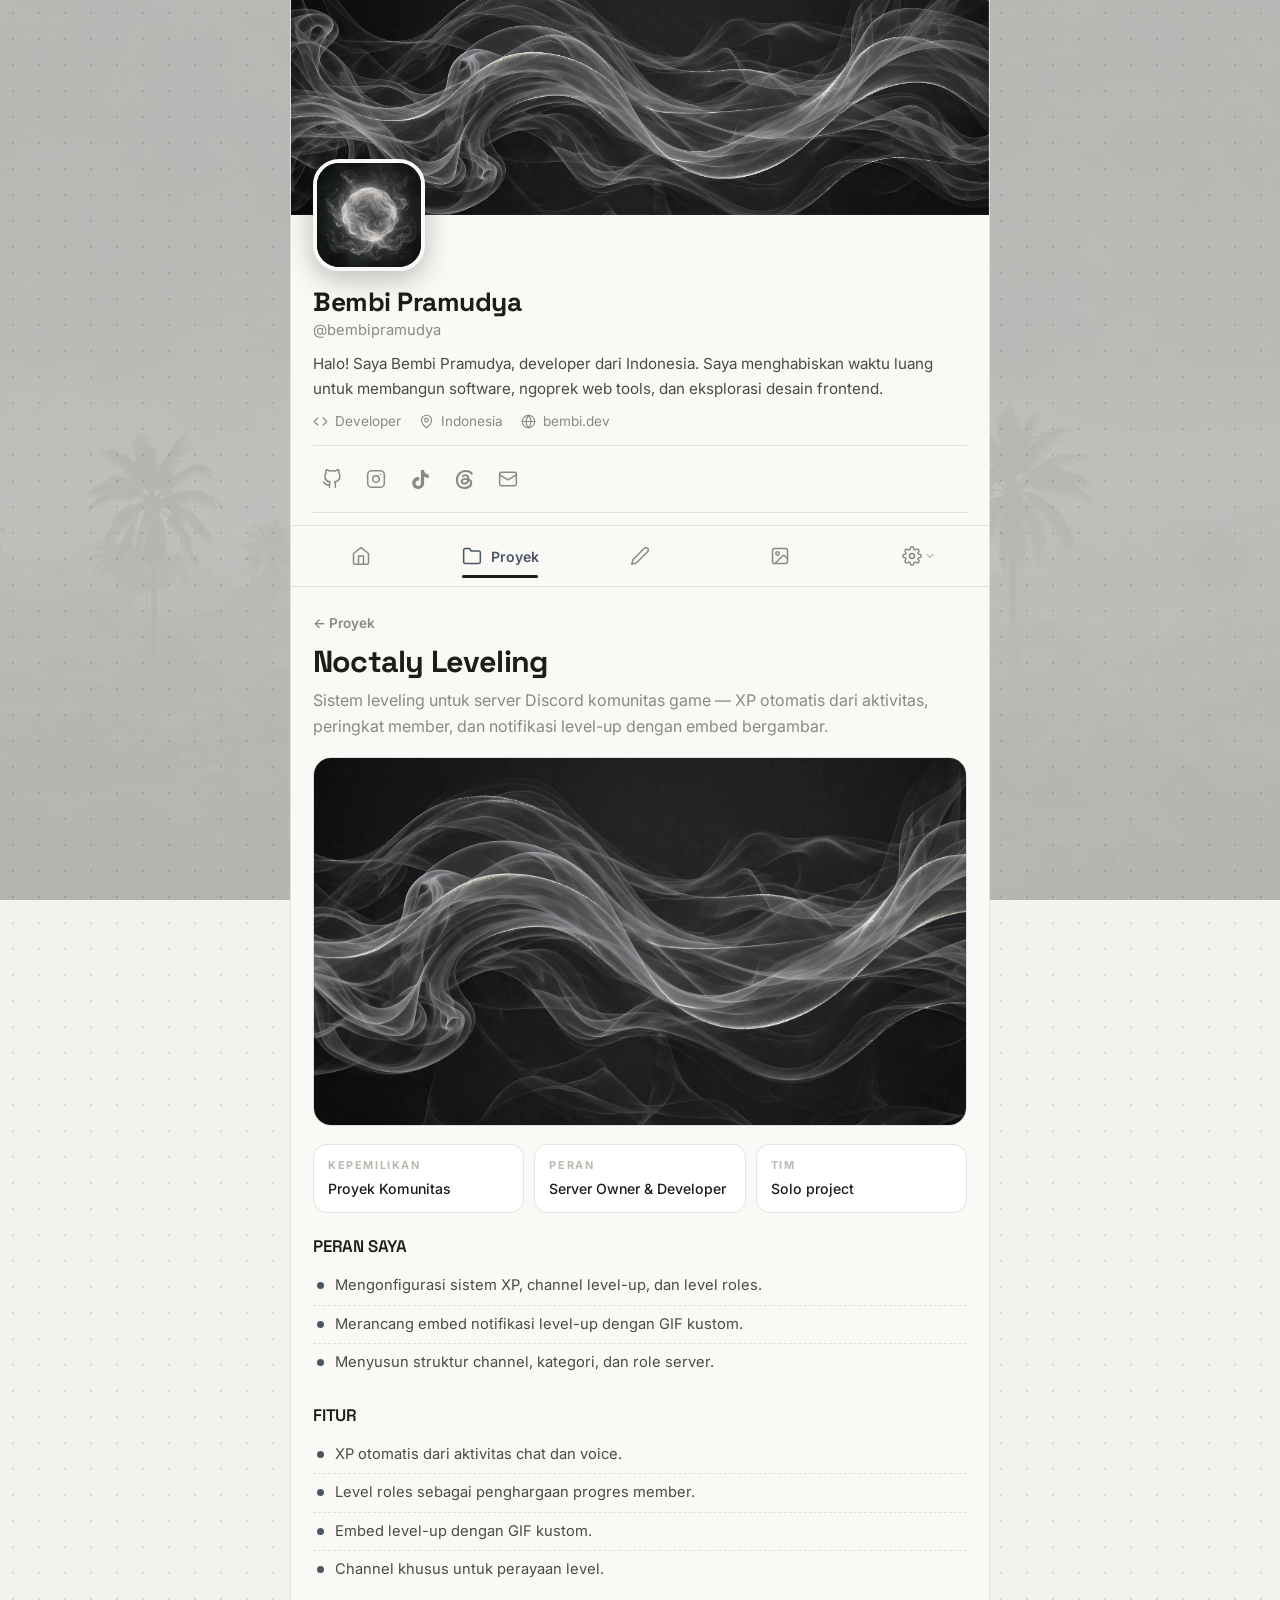
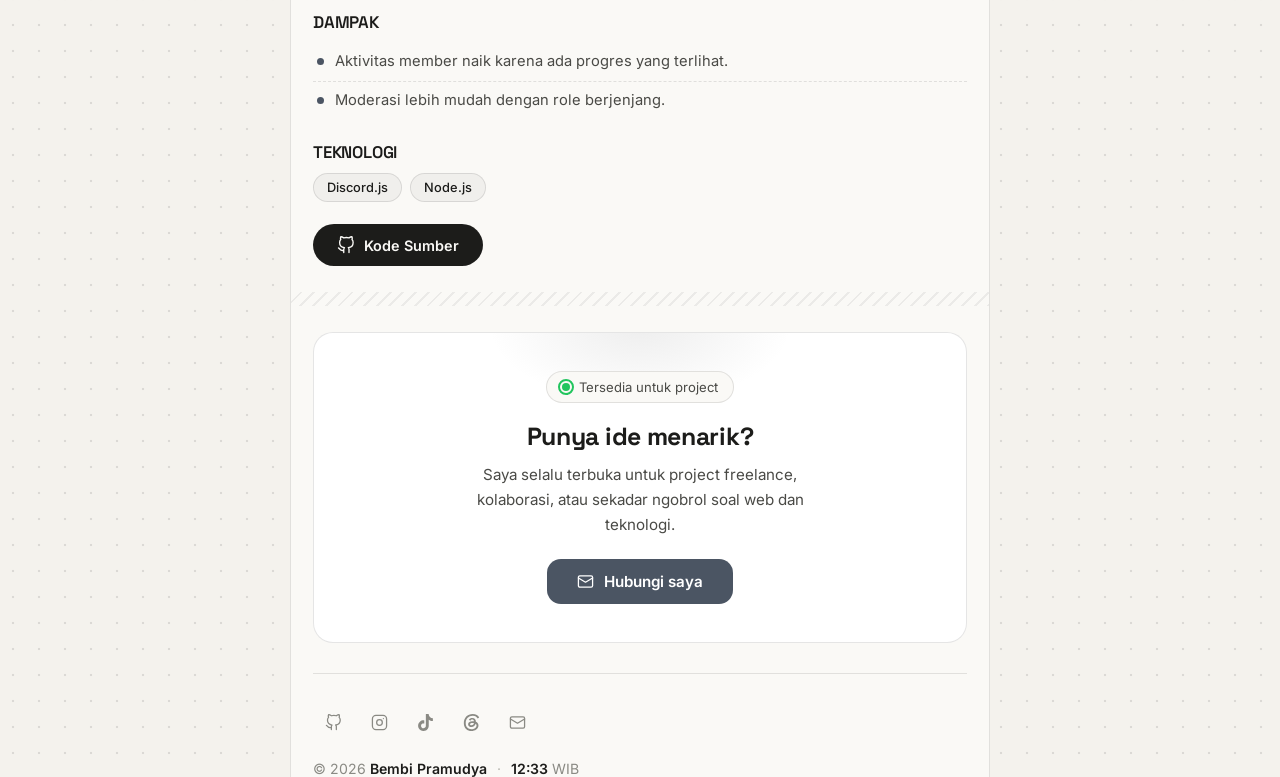
<file: projects/noctaly-leveling/index.html>
<!DOCTYPE html><html lang="id" data-theme="light"><head><meta charSet="utf-8"/><meta name="viewport" content="width=device-width, initial-scale=1"/><link rel="preload" as="image" href="/cover.jpg"/><link rel="preload" as="image" href="/avatar.jpg"/><link rel="stylesheet" href="/_next/static/chunks/1gd988xk2qmdi.css" data-precedence="next"/><link rel="preload" as="script" fetchPriority="low" href="/_next/static/chunks/310vm2bl3xxpt.js"/><script src="/_next/static/chunks/19mx3mg6lkumu.js" async=""></script><script src="/_next/static/chunks/0bma92pht_c97.js" async=""></script><script src="/_next/static/chunks/344n2zhqbh4pn.js" async=""></script><script src="/_next/static/chunks/turbopack-154wuuf6u0_13.js" async=""></script><script src="/_next/static/chunks/3rq64og7hlmq2.js" async=""></script><script src="/_next/static/chunks/2fw70n1lcwgug.js" async=""></script><link rel="preload" href="https://fonts.googleapis.com/css2?family=Inter:wght@400;500;600;700&amp;family=Space+Grotesk:wght@500;600;700&amp;display=swap" as="style"/><title>Bembi Pramudya — Developer</title><meta name="description" content="Personal portfolio of Bembi Pramudya"/><link rel="preconnect" href="https://fonts.googleapis.com"/><link rel="preconnect" href="https://fonts.gstatic.com" crossorigin="anonymous"/><script>(function(){try{var t=localStorage.getItem('bp-theme')||'light';var e=t;if(t==='auto'){e=matchMedia('(prefers-color-scheme: dark)').matches?'dark':'light';}document.documentElement.dataset.theme=e;}catch(_){document.documentElement.dataset.theme='light';}})();</script><link href="https://fonts.googleapis.com/css2?family=Inter:wght@400;500;600;700&amp;family=Space+Grotesk:wght@500;600;700&amp;display=swap" rel="stylesheet"/><script src="/_next/static/chunks/0cz1d0mv5g_q7.js" noModule=""></script></head><body><div hidden=""><!--$--><!--/$--></div><div class="col"><div class="pad"><div class="cover"><img src="/cover.jpg" alt="Cover"/></div><div class="prof"><div class="avatar"><img src="/avatar.jpg" alt="Foto profil"/></div><h1>Bembi Pramudya</h1><div class="handle">@bembipramudya</div><p class="bio">Halo! Saya Bembi Pramudya, developer dari Indonesia. Saya menghabiskan waktu luang untuk membangun software, ngoprek web tools, dan eksplorasi desain frontend.</p><div class="meta-row"><span class="mitem"><svg viewBox="0 0 24 24" width="15" height="15" fill="none" stroke="currentColor" stroke-width="1.8" stroke-linecap="round" stroke-linejoin="round" aria-hidden="true"><polyline points="16 18 22 12 16 6"></polyline><polyline points="8 6 2 12 8 18"></polyline></svg>Developer</span><span class="mitem"><svg viewBox="0 0 24 24" width="15" height="15" fill="none" stroke="currentColor" stroke-width="1.8" stroke-linecap="round" stroke-linejoin="round" aria-hidden="true"><path d="M20 10c0 6-8 12-8 12s-8-6-8-12a8 8 0 0 1 16 0Z"></path><circle cx="12" cy="10" r="3"></circle></svg>Indonesia</span><span class="mitem"><svg viewBox="0 0 24 24" width="15" height="15" fill="none" stroke="currentColor" stroke-width="1.8" stroke-linecap="round" stroke-linejoin="round" aria-hidden="true"><circle cx="12" cy="12" r="10"></circle><path d="M2 12h20M12 2a15.3 15.3 0 0 1 4 10 15.3 15.3 0 0 1-4 10 15.3 15.3 0 0 1-4-10 15.3 15.3 0 0 1 4-10z"></path></svg>bembi.dev</span></div><div class="socline"></div><div class="socials"><a href="https://github.com/bembipramudya" aria-label="GitHub" target="_blank" rel="noreferrer"><svg viewBox="0 0 24 24" width="20" height="20" fill="none" stroke="currentColor" stroke-width="1.8" stroke-linecap="round" stroke-linejoin="round" aria-hidden="true"><path d="M9 19c-5 1.5-5-2.5-7-3m14 6v-3.87a3.37 3.37 0 0 0-.94-2.61c3.14-.35 6.44-1.54 6.44-7A5.44 5.44 0 0 0 20 4.77 5.07 5.07 0 0 0 19.91 1S18.73.65 16 2.48a13.38 13.38 0 0 0-7 0C6.27.65 5.09 1 5.09 1A5.07 5.07 0 0 0 5 4.77a5.44 5.44 0 0 0-1.5 3.78c0 5.42 3.3 6.61 6.44 7A3.37 3.37 0 0 0 9 18.13V22"></path></svg></a><a href="https://instagram.com/bembipramudya" aria-label="Instagram" target="_blank" rel="noreferrer"><svg viewBox="0 0 24 24" width="20" height="20" fill="none" stroke="currentColor" stroke-width="1.8" stroke-linecap="round" stroke-linejoin="round" aria-hidden="true"><rect x="2" y="2" width="20" height="20" rx="5"></rect><circle cx="12" cy="12" r="4"></circle><circle cx="17.5" cy="6.5" r=".9" fill="currentColor" stroke="none"></circle></svg></a><a href="https://tiktok.com/@notb3m" aria-label="TikTok" target="_blank" rel="noreferrer"><svg viewBox="0 0 24 24" width="19" height="19" fill="currentColor" aria-hidden="true"><path d="M12.525.02c1.31-.02 2.61-.01 3.91-.02.08 1.53.63 3.09 1.75 4.17 1.12 1.11 2.7 1.62 4.24 1.79v4.03c-1.44-.05-2.89-.35-4.2-.97-.57-.26-1.1-.59-1.62-.93-.01 2.92.01 5.84-.02 8.75-.08 1.4-.54 2.79-1.35 3.94-1.31 1.92-3.58 3.17-5.91 3.21-1.43.08-2.86-.31-4.08-1.03-2.02-1.19-3.44-3.37-3.65-5.71-.02-.5-.03-1-.01-1.49.18-1.9 1.12-3.72 2.58-4.96 1.66-1.44 3.98-2.13 6.15-1.72.02 1.48-.04 2.96-.04 4.44-.99-.32-2.15-.23-3.02.37-.63.41-1.11 1.04-1.36 1.75-.21.51-.15 1.07-.14 1.61.24 1.64 1.82 3.02 3.5 2.87 1.12-.01 2.19-.66 2.77-1.61.19-.33.4-.67.41-1.06.1-1.79.06-3.57.07-5.36.01-4.03-.01-8.05.02-12.07z"></path></svg></a><a href="https://threads.com/@bembipramudya" aria-label="Threads" target="_blank" rel="noreferrer"><svg viewBox="0 0 24 24" width="19" height="19" fill="currentColor" aria-hidden="true"><path d="M18.263 11.097c-.03-3.486-1.92-5.586-5.111-5.586-2.13 0-3.922.963-4.863 2.499l2.062 1.438c.535-.843 1.272-1.543 2.628-1.543 1.528 0 2.318.85 2.544 2.431a15 15 0 0 0-2.236-.173c-4.125 0-6.068 1.867-6.068 4.336s1.943 3.99 4.804 3.99c3.139 0 5.013-2.115 5.781-4.735.798.361 1.348 1.204 1.348 2.47 0 3.387-3.907 5.232-7.22 5.232-4.885 0-8.077-3.207-8.077-8.424 0-6.392 4.223-10.487 9.9-10.487 3.808 0 5.69 1.671 6.97 3.914l2.108-1.475C21.44 2.078 18.331 0 13.663 0 6.227 0 1.168 5.277 1.168 12.934c0 7 4.953 11.066 10.856 11.066 4.878 0 9.809-2.846 9.809-7.716 0-2.545-1.46-4.231-3.569-5.187m-6.33 4.855c-1.077 0-2.026-.512-2.026-1.453 0-1.483 1.822-1.934 3.606-1.934.678 0 1.34.045 1.927.173-.422 1.927-1.671 3.215-3.508 3.214Z"></path></svg></a><a href="mailto:bembipramudya383@gmail.com" aria-label="Email"><svg viewBox="0 0 24 24" width="20" height="20" fill="none" stroke="currentColor" stroke-width="1.8" stroke-linecap="round" stroke-linejoin="round" aria-hidden="true"><rect x="2" y="4" width="20" height="16" rx="2"></rect><path d="m22 7-10 6L2 7"></path></svg></a></div><div class="socline socline-b"></div></div></div><nav class="tabs"><a class="tab" aria-label="Beranda" href="/"><svg viewBox="0 0 24 24" width="20" height="20" fill="none" stroke="currentColor" stroke-width="1.8" stroke-linecap="round" stroke-linejoin="round" aria-hidden="true"><path d="m3 9 9-7 9 7v11a2 2 0 0 1-2 2H5a2 2 0 0 1-2-2z"></path><path d="M9 22V12h6v10"></path></svg><span class="tlabel">Beranda</span><span class="tabline"></span></a><a class="tab active" aria-label="Proyek" href="/projects/"><svg viewBox="0 0 24 24" width="20" height="20" fill="none" stroke="currentColor" stroke-width="1.8" stroke-linecap="round" stroke-linejoin="round" aria-hidden="true"><path d="M22 19a2 2 0 0 1-2 2H4a2 2 0 0 1-2-2V5a2 2 0 0 1 2-2h5l2 3h9a2 2 0 0 1 2 2z"></path></svg><span class="tlabel">Proyek</span><span class="tabline"></span></a><a class="tab" aria-label="Blog" href="/blog/"><svg viewBox="0 0 24 24" width="20" height="20" fill="none" stroke="currentColor" stroke-width="1.8" stroke-linecap="round" stroke-linejoin="round" aria-hidden="true"><path d="M17 3a2.85 2.83 0 1 1 4 4L7.5 20.5 2 22l1.5-5.5Z"></path></svg><span class="tlabel">Blog</span><span class="tabline"></span></a><a class="tab" aria-label="Galeri" href="/gallery/"><svg viewBox="0 0 24 24" width="20" height="20" fill="none" stroke="currentColor" stroke-width="1.8" stroke-linecap="round" stroke-linejoin="round" aria-hidden="true"><rect x="3" y="3" width="18" height="18" rx="2"></rect><circle cx="9" cy="9" r="2"></circle><path d="m21 15-3.1-3.1a2 2 0 0 0-2.8 0L6 21"></path></svg><span class="tlabel">Galeri</span><span class="tabline"></span></a><div class="setwrap"><button class="tab" aria-label="Pengaturan"><svg viewBox="0 0 24 24" width="20" height="20" fill="none" stroke="currentColor" stroke-width="1.8" stroke-linecap="round" stroke-linejoin="round" aria-hidden="true"><circle cx="12" cy="12" r="3"></circle><path d="M19.4 15a1.65 1.65 0 0 0 .33 1.82l.06.06a2 2 0 1 1-2.83 2.83l-.06-.06a1.65 1.65 0 0 0-1.82-.33 1.65 1.65 0 0 0-1 1.51V21a2 2 0 1 1-4 0v-.09A1.65 1.65 0 0 0 9 19.4a1.65 1.65 0 0 0-1.82.33l-.06.06a2 2 0 1 1-2.83-2.83l.06-.06a1.65 1.65 0 0 0 .33-1.82 1.65 1.65 0 0 0-1.51-1H3a2 2 0 1 1 0-4h.09A1.65 1.65 0 0 0 4.6 9a1.65 1.65 0 0 0-.33-1.82l-.06-.06a2 2 0 1 1 2.83-2.83l.06.06a1.65 1.65 0 0 0 1.82.33H9a1.65 1.65 0 0 0 1-1.51V3a2 2 0 1 1 4 0v.09a1.65 1.65 0 0 0 1 1.51 1.65 1.65 0 0 0 1.82-.33l.06-.06a2 2 0 1 1 2.83 2.83l-.06.06a1.65 1.65 0 0 0-.33 1.82V9a1.65 1.65 0 0 0 1.51 1H21a2 2 0 1 1 0 4h-.09a1.65 1.65 0 0 0-1.51 1z"></path></svg><svg class="chev" viewBox="0 0 24 24" fill="none" stroke="currentColor" stroke-width="2" stroke-linecap="round" stroke-linejoin="round"><path d="m6 9 6 6 6-6"></path></svg><span class="tabline"></span></button></div></nav><main class="rise"><div class="pad"><div class="art"><div class="art-head"><div class="crumbs"><a href="/projects/">← <!-- -->Proyek</a></div><h1 class="art-title">Noctaly Leveling</h1><p class="art-sub">Sistem leveling untuk server Discord komunitas game — XP otomatis dari aktivitas, peringkat member, dan notifikasi level-up dengan embed bergambar.</p></div><div class="art-cover"><img src="/cover.jpg" alt="Noctaly Leveling"/></div><div class="meta-grid"><div class="meta-cell"><div class="k">KEPEMILIKAN</div><div class="v">Proyek Komunitas</div></div><div class="meta-cell"><div class="k">PERAN</div><div class="v">Server Owner &amp; Developer</div></div><div class="meta-cell"><div class="k">TIM</div><div class="v">Solo project</div></div></div><h3 class="h3">PERAN SAYA</h3><ul class="ul"><li>Mengonfigurasi sistem XP, channel level-up, dan level roles.</li><li>Merancang embed notifikasi level-up dengan GIF kustom.</li><li>Menyusun struktur channel, kategori, dan role server.</li></ul><h3 class="h3">FITUR</h3><ul class="ul"><li>XP otomatis dari aktivitas chat dan voice.</li><li>Level roles sebagai penghargaan progres member.</li><li>Embed level-up dengan GIF kustom.</li><li>Channel khusus untuk perayaan level.</li></ul><h3 class="h3">DAMPAK</h3><ul class="ul"><li>Aktivitas member naik karena ada progres yang terlihat.</li><li>Moderasi lebih mudah dengan role berjenjang.</li></ul><h3 class="h3">TEKNOLOGI</h3><div class="tagrow"><span class="tag">Discord.js</span><span class="tag">Node.js</span></div><a class="srcbtn" href="#"><svg viewBox="0 0 24 24" width="20" height="20" fill="none" stroke="currentColor" stroke-width="1.8" stroke-linecap="round" stroke-linejoin="round" aria-hidden="true"><path d="M9 19c-5 1.5-5-2.5-7-3m14 6v-3.87a3.37 3.37 0 0 0-.94-2.61c3.14-.35 6.44-1.54 6.44-7A5.44 5.44 0 0 0 20 4.77 5.07 5.07 0 0 0 19.91 1S18.73.65 16 2.48a13.38 13.38 0 0 0-7 0C6.27.65 5.09 1 5.09 1A5.07 5.07 0 0 0 5 4.77a5.44 5.44 0 0 0-1.5 3.78c0 5.42 3.3 6.61 6.44 7A3.37 3.37 0 0 0 9 18.13V22"></path></svg><span>Kode Sumber</span></a></div></div></main><!--$--><!--/$--><div class="stripes"></div><footer class="pad"><div class="cta" data-rv="true"><div class="avail"><span class="dot"></span>Tersedia untuk project</div><h3>Punya ide menarik?</h3><p>Saya selalu terbuka untuk project freelance, kolaborasi, atau sekadar ngobrol soal web dan teknologi.</p><a class="ctabtn" href="mailto:bembipramudya383@gmail.com"><svg viewBox="0 0 24 24" width="20" height="20" fill="none" stroke="currentColor" stroke-width="1.8" stroke-linecap="round" stroke-linejoin="round" aria-hidden="true"><rect x="2" y="4" width="20" height="16" rx="2"></rect><path d="m22 7-10 6L2 7"></path></svg><span>Hubungi saya</span></a></div><div class="fbar"><div class="socials compact"><a href="https://github.com/bembipramudya" aria-label="GitHub" target="_blank" rel="noreferrer"><svg viewBox="0 0 24 24" width="20" height="20" fill="none" stroke="currentColor" stroke-width="1.8" stroke-linecap="round" stroke-linejoin="round" aria-hidden="true"><path d="M9 19c-5 1.5-5-2.5-7-3m14 6v-3.87a3.37 3.37 0 0 0-.94-2.61c3.14-.35 6.44-1.54 6.44-7A5.44 5.44 0 0 0 20 4.77 5.07 5.07 0 0 0 19.91 1S18.73.65 16 2.48a13.38 13.38 0 0 0-7 0C6.27.65 5.09 1 5.09 1A5.07 5.07 0 0 0 5 4.77a5.44 5.44 0 0 0-1.5 3.78c0 5.42 3.3 6.61 6.44 7A3.37 3.37 0 0 0 9 18.13V22"></path></svg></a><a href="https://instagram.com/bembipramudya" aria-label="Instagram" target="_blank" rel="noreferrer"><svg viewBox="0 0 24 24" width="20" height="20" fill="none" stroke="currentColor" stroke-width="1.8" stroke-linecap="round" stroke-linejoin="round" aria-hidden="true"><rect x="2" y="2" width="20" height="20" rx="5"></rect><circle cx="12" cy="12" r="4"></circle><circle cx="17.5" cy="6.5" r=".9" fill="currentColor" stroke="none"></circle></svg></a><a href="https://tiktok.com/@notb3m" aria-label="TikTok" target="_blank" rel="noreferrer"><svg viewBox="0 0 24 24" width="19" height="19" fill="currentColor" aria-hidden="true"><path d="M12.525.02c1.31-.02 2.61-.01 3.91-.02.08 1.53.63 3.09 1.75 4.17 1.12 1.11 2.7 1.62 4.24 1.79v4.03c-1.44-.05-2.89-.35-4.2-.97-.57-.26-1.1-.59-1.62-.93-.01 2.92.01 5.84-.02 8.75-.08 1.4-.54 2.79-1.35 3.94-1.31 1.92-3.58 3.17-5.91 3.21-1.43.08-2.86-.31-4.08-1.03-2.02-1.19-3.44-3.37-3.65-5.71-.02-.5-.03-1-.01-1.49.18-1.9 1.12-3.72 2.58-4.96 1.66-1.44 3.98-2.13 6.15-1.72.02 1.48-.04 2.96-.04 4.44-.99-.32-2.15-.23-3.02.37-.63.41-1.11 1.04-1.36 1.75-.21.51-.15 1.07-.14 1.61.24 1.64 1.82 3.02 3.5 2.87 1.12-.01 2.19-.66 2.77-1.61.19-.33.4-.67.41-1.06.1-1.79.06-3.57.07-5.36.01-4.03-.01-8.05.02-12.07z"></path></svg></a><a href="https://threads.com/@bembipramudya" aria-label="Threads" target="_blank" rel="noreferrer"><svg viewBox="0 0 24 24" width="19" height="19" fill="currentColor" aria-hidden="true"><path d="M18.263 11.097c-.03-3.486-1.92-5.586-5.111-5.586-2.13 0-3.922.963-4.863 2.499l2.062 1.438c.535-.843 1.272-1.543 2.628-1.543 1.528 0 2.318.85 2.544 2.431a15 15 0 0 0-2.236-.173c-4.125 0-6.068 1.867-6.068 4.336s1.943 3.99 4.804 3.99c3.139 0 5.013-2.115 5.781-4.735.798.361 1.348 1.204 1.348 2.47 0 3.387-3.907 5.232-7.22 5.232-4.885 0-8.077-3.207-8.077-8.424 0-6.392 4.223-10.487 9.9-10.487 3.808 0 5.69 1.671 6.97 3.914l2.108-1.475C21.44 2.078 18.331 0 13.663 0 6.227 0 1.168 5.277 1.168 12.934c0 7 4.953 11.066 10.856 11.066 4.878 0 9.809-2.846 9.809-7.716 0-2.545-1.46-4.231-3.569-5.187m-6.33 4.855c-1.077 0-2.026-.512-2.026-1.453 0-1.483 1.822-1.934 3.606-1.934.678 0 1.34.045 1.927.173-.422 1.927-1.671 3.215-3.508 3.214Z"></path></svg></a><a href="mailto:bembipramudya383@gmail.com" aria-label="Email"><svg viewBox="0 0 24 24" width="20" height="20" fill="none" stroke="currentColor" stroke-width="1.8" stroke-linecap="round" stroke-linejoin="round" aria-hidden="true"><rect x="2" y="4" width="20" height="16" rx="2"></rect><path d="m22 7-10 6L2 7"></path></svg></a></div><div class="fmeta"><span>© 2026 <b>Bembi Pramudya</b></span><span class="fdot">·</span><span><b>--:--</b> WIB</span></div></div></footer></div><button id="fabTop" class="" aria-label="Top"><svg viewBox="0 0 48 48"><circle cx="24" cy="24" r="22" class="ring-bg"></circle><circle cx="24" cy="24" r="22" class="ring-fg" stroke-dasharray="138.23007675795088" stroke-dashoffset="138.23007675795088"></circle></svg><svg viewBox="0 0 24 24" width="18" height="18" fill="none" stroke="currentColor" stroke-width="1.8" stroke-linecap="round" stroke-linejoin="round" aria-hidden="true"><path d="M12 19V5"></path><path d="m5 12 7-7 7 7"></path></svg></button><script src="/_next/static/chunks/310vm2bl3xxpt.js" id="_R_" async=""></script><script>(self.__next_f=self.__next_f||[]).push([0])</script><script>self.__next_f.push([1,"1:\"$Sreact.fragment\"\n2:I[23860,[\"/_next/static/chunks/3rq64og7hlmq2.js\"],\"SiteProvider\"]\n3:I[35651,[\"/_next/static/chunks/3rq64og7hlmq2.js\"],\"Chrome\"]\n4:I[39756,[\"/_next/static/chunks/3rq64og7hlmq2.js\"],\"default\"]\n5:I[37457,[\"/_next/static/chunks/3rq64og7hlmq2.js\"],\"default\"]\n7:I[97367,[\"/_next/static/chunks/3rq64og7hlmq2.js\"],\"OutletBoundary\"]\n8:\"$Sreact.suspense\"\nb:I[97367,[\"/_next/static/chunks/3rq64og7hlmq2.js\"],\"ViewportBoundary\"]\nd:I[97367,[\"/_next/static/chunks/3rq64og7hlmq2.js\"],\"MetadataBoundary\"]\nf:I[68027,[\"/_next/static/chunks/3rq64og7hlmq2.js\"],\"default\",1]\n:HL[\"/_next/static/chunks/1gd988xk2qmdi.css\",\"style\"]\n:HL[\"https://fonts.googleapis.com/css2?family=Inter:wght@400;500;600;700\u0026family=Space+Grotesk:wght@500;600;700\u0026display=swap\",\"style\"]\na:X\n0:{\"P\":null,\"c\":[\"\",\"projects\",\"noctaly-leveling\",\"\"],\"q\":\"\",\"i\":false,\"f\":[[[\"\",{\"children\":[\"projects\",{\"children\":[[\"slug\",\"noctaly-leveling\",\"d\",[]],{\"children\":[\"__PAGE__\",{},\"$undefined\",\"$undefined\",4608]},\"$undefined\",\"$undefined\",4608]},\"$undefined\",\"$undefined\",4608]},\"$undefined\",\"$undefined\",4624],[[\"$\",\"$1\",\"c\",{\"children\":[[[\"$\",\"link\",\"0\",{\"rel\":\"stylesheet\",\"href\":\"/_next/static/chunks/1gd988xk2qmdi.css\",\"precedence\":\"next\",\"crossOrigin\":\"$undefined\",\"nonce\":\"$undefined\"}],[\"$\",\"script\",\"script-0\",{\"src\":\"/_next/static/chunks/3rq64og7hlmq2.js\",\"async\":true,\"nonce\":\"$undefined\"}]],[\"$\",\"html\",null,{\"lang\":\"id\",\"data-theme\":\"light\",\"suppressHydrationWarning\":true,\"children\":[[\"$\",\"head\",null,{\"children\":[[\"$\",\"script\",null,{\"dangerouslySetInnerHTML\":{\"__html\":\"(function(){try{var t=localStorage.getItem('bp-theme')||'light';var e=t;if(t==='auto'){e=matchMedia('(prefers-color-scheme: dark)').matches?'dark':'light';}document.documentElement.dataset.theme=e;}catch(_){document.documentElement.dataset.theme='light';}})();\"}}],[\"$\",\"link\",null,{\"rel\":\"preconnect\",\"href\":\"https://fonts.googleapis.com\"}],[\"$\",\"link\",null,{\"rel\":\"preconnect\",\"href\":\"https://fonts.gstatic.com\",\"crossOrigin\":\"anonymous\"}],[\"$\",\"link\",null,{\"href\":\"https://fonts.googleapis.com/css2?family=Inter:wght@400;500;600;700\u0026family=Space+Grotesk:wght@500;600;700\u0026display=swap\",\"rel\":\"stylesheet\"}]]}],[\"$\",\"body\",null,{\"children\":[\"$\",\"$L2\",null,{\"children\":[\"$\",\"$L3\",null,{\"children\":[\"$\",\"$L4\",null,{\"parallelRouterKey\":\"children\",\"error\":\"$undefined\",\"errorStyles\":\"$undefined\",\"errorScripts\":\"$undefined\",\"template\":[\"$\",\"$L5\",null,{}],\"templateStyles\":\"$undefined\",\"templateScripts\":\"$undefined\",\"notFound\":[[[\"$\",\"title\",null,{\"children\":\"404: This page could not be found.\"}],[\"$\",\"div\",null,{\"style\":{\"fontFamily\":\"system-ui,\\\"Segoe UI\\\",Roboto,Helvetica,Arial,sans-serif,\\\"Apple Color Emoji\\\",\\\"Segoe UI Emoji\\\"\",\"height\":\"100vh\",\"textAlign\":\"center\",\"display\":\"flex\",\"flexDirection\":\"column\",\"alignItems\":\"center\",\"justifyContent\":\"center\"},\"children\":[\"$\",\"div\",null,{\"children\":[[\"$\",\"style\",null,{\"dangerouslySetInnerHTML\":{\"__html\":\"body{color:#000;background:#fff;margin:0}.next-error-h1{border-right:1px solid rgba(0,0,0,.3)}@media (prefers-color-scheme:dark){body{color:#fff;background:#000}.next-error-h1{border-right:1px solid rgba(255,255,255,.3)}}\"}}],[\"$\",\"h1\",null,{\"className\":\"next-error-h1\",\"style\":{\"display\":\"inline-block\",\"margin\":\"0 20px 0 0\",\"padding\":\"0 23px 0 0\",\"fontSize\":24,\"fontWeight\":500,\"verticalAlign\":\"top\",\"lineHeight\":\"49px\"},\"children\":404}],[\"$\",\"div\",null,{\"style\":{\"display\":\"inline-block\"},\"children\":[\"$\",\"h2\",null,{\"style\":{\"fontSize\":14,\"fontWeight\":400,\"lineHeight\":\"49px\",\"margin\":0},\"children\":\"This page could not be found.\"}]}]]}]}]],[]],\"forbidden\":\"$undefined\",\"unauthorized\":\"$undefined\"}]}]}]}]]}]]}],{\"children\":[[\"$\",\"$1\",\"c\",{\"children\":[null,[\"$\",\"$L4\",null,{\"parallelRouterKey\":\"children\",\"error\":\"$undefined\",\"errorStyles\":\"$undefined\",\"errorScripts\":\"$undefined\",\"template\":[\"$\",\"$L5\",null,{}],\"templateStyles\":\"$undefined\",\"templateScripts\":\"$undefined\",\"notFound\":\"$undefined\",\"forbidden\":\"$undefined\",\"unauthorized\":\"$undefined\"}]]}],{\"children\":[[\"$\",\"$1\",\"c\",{\"children\":[null,[\"$\",\"$L4\",null,{\"parallelRouterKey\":\"children\",\"error\":\"$undefined\",\"errorStyles\":\"$undefined\",\"errorScripts\":\"$undefined\",\"template\":[\"$\",\"$L5\",null,{}],\"templateStyles\":\"$undefined\",\"templateScripts\":\"$undefined\",\"notFound\":\"$undefined\",\"forbidden\":\"$undefined\",\"unauthorized\":\"$undefined\"}]]}],{\"children\":[[\"$\",\"$1\",\"c\",{\"children\":[\"$L6\",[[\"$\",\"script\",\"script-0\",{\"src\":\"/_next/static/chunks/2fw70n1lcwgug.js\",\"async\":true,\"nonce\":\"$undefined\"}]],[\"$\",\"$L7\",null,{\"children\":[\"$\",\"$8\",null,{\"name\":\"Next.MetadataOutlet\",\"children\":\"$@9\"}]}]]}],{},null,false,null]},null,false,\"$a\"]},null,false,\"$a\"]},null,false,null],[\"$\",\"$1\",\"h\",{\"children\":[null,[\"$\",\"$Lb\",null,{\"children\":\"$Lc\"}],[\"$\",\"div\",null,{\"hidden\":true,\"children\":[\"$\",\"$Ld\",null,{\"children\":[\"$\",\"$8\",null,{\"name\":\"Next.Metadata\",\"children\":\"$Le\"}]}]}],null]}],false]],\"m\":\"$undefined\",\"G\":[\"$f\",[[\"$\",\"link\",\"0\",{\"rel\":\"stylesheet\",\"href\":\"/_next/static/chunks/1gd988xk2qmdi.css\",\"precedence\":\"next\",\"crossOrigin\":\"$undefined\",\"nonce\":\"$undefined\"}]]],\"S\":true,\"h\":null,\"r\":\"$undefined\",\"s\":\"$undefined\",\"a\":\"$undefined\",\"l\":\"$undefined\",\"p\":\"$undefined\",\"d\":\"$undefined\",\"b\":\"DuqFTUgxTRLiheby8s0_p\"}\n10:I[39080,[\"/_next/static/chunks/3rq64og7hlmq2.js\",\"/_next/static/chunks/2fw70n1lcwgug.js\"],\"default\"]\na:C\n6:[\"$\",\"$L10\",null,{\"slug\":\"noctaly-leveling\"}]\nc:[[\"$\",\"meta\",\"0\",{\"charSet\":\"utf-8\"}],[\"$\",\"meta\",\"1\",{\"name\":\"viewport\",\"content\":\"width=device-width, initial-scale=1\"}]]\n9:null\ne:[[\"$\",\"title\",\"0\",{\"children\":\"Bembi Pramudya — Developer\"}],[\"$\",\"meta\",\"1\",{\"name\":\"description\",\"content\":\"Personal portfolio of Bembi Pramudya\"}]]\n"])</script></body></html>
</file>
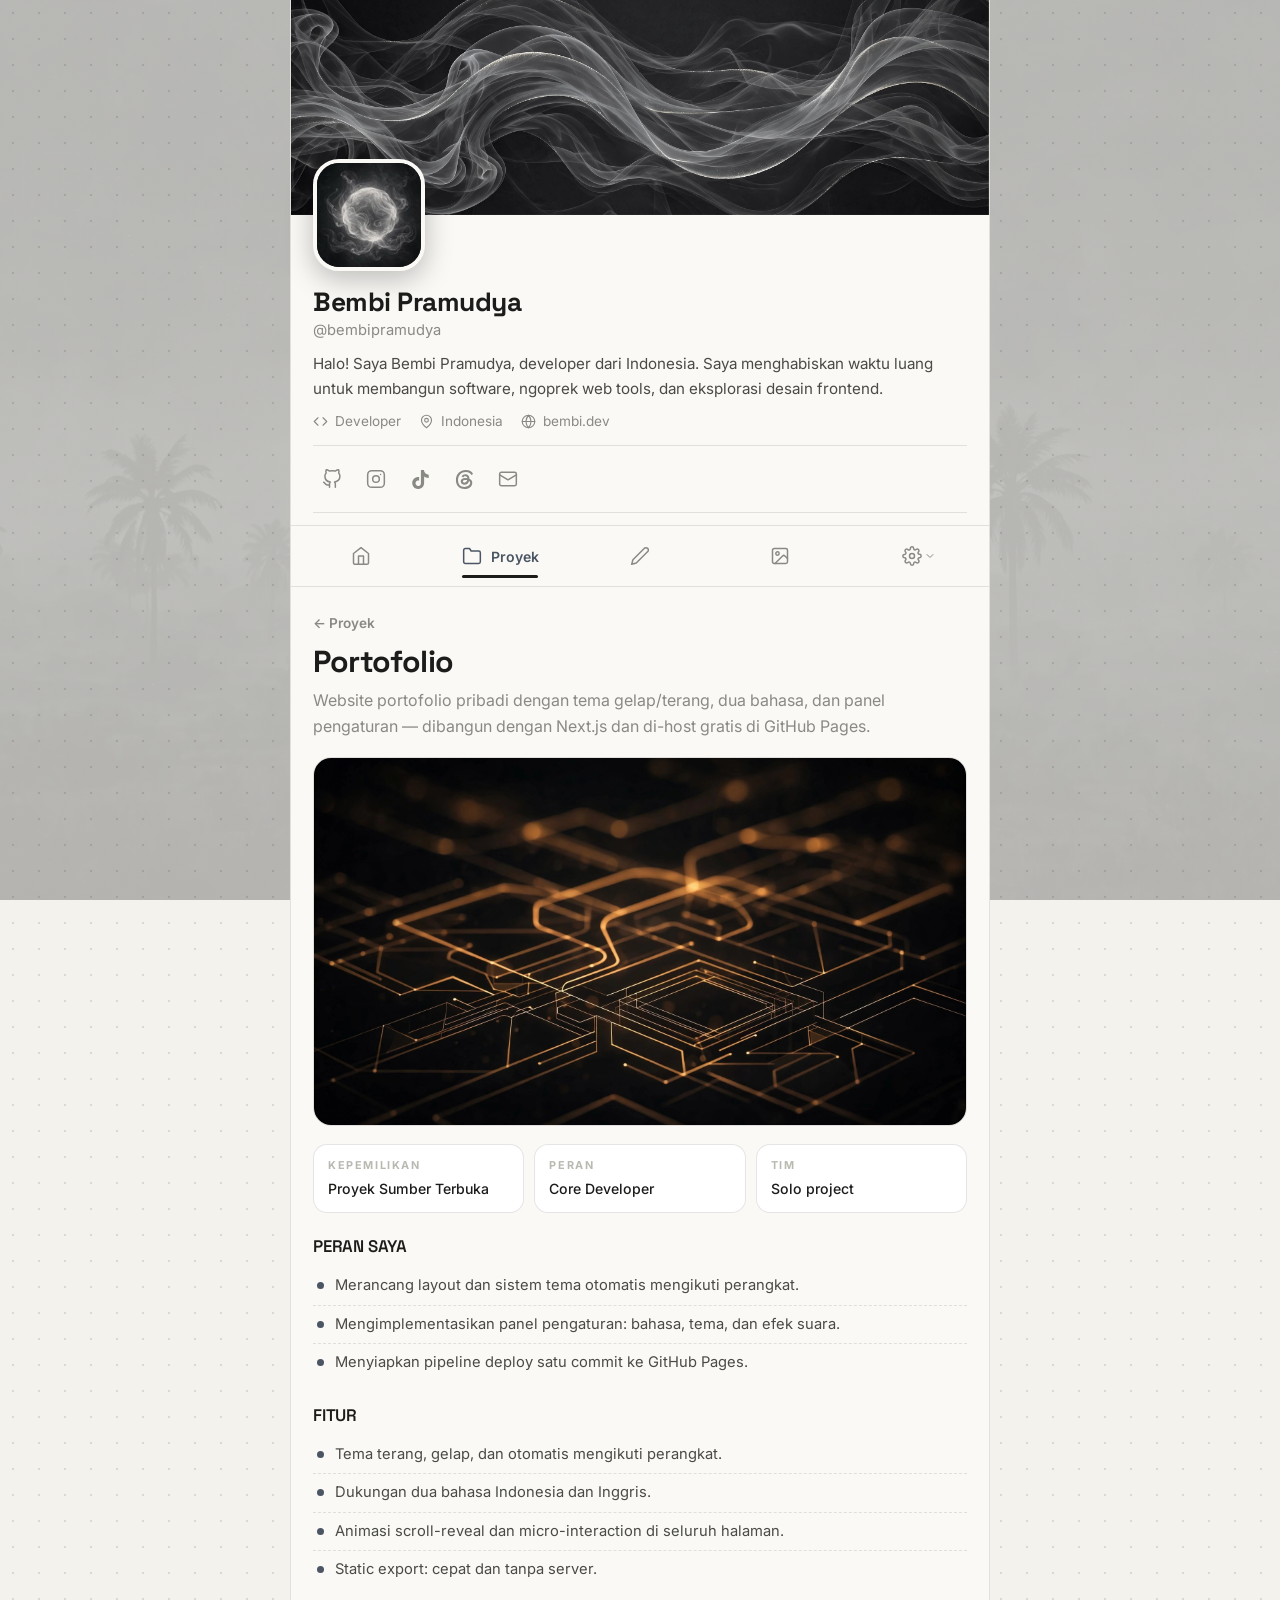
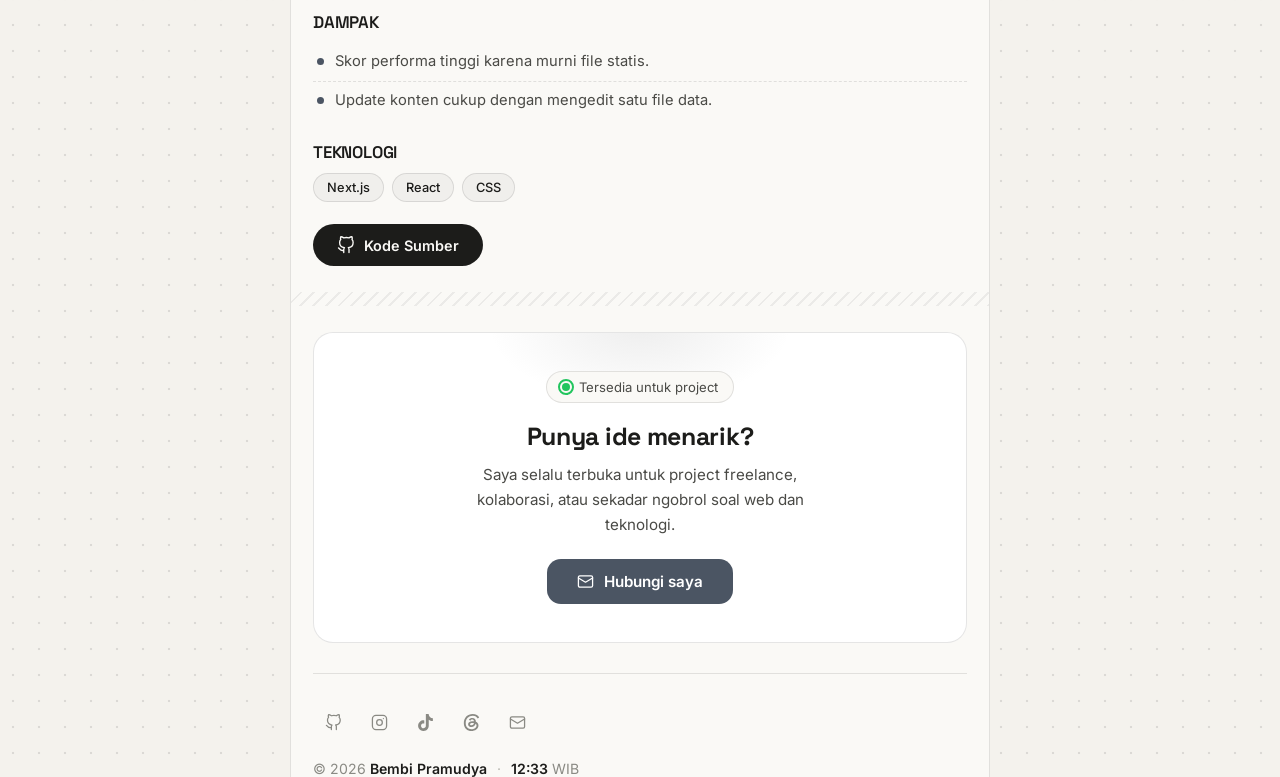
<file: projects/portofolio/index.html>
<!DOCTYPE html><html lang="id" data-theme="light"><head><meta charSet="utf-8"/><meta name="viewport" content="width=device-width, initial-scale=1"/><link rel="preload" as="image" href="/cover.jpg"/><link rel="preload" as="image" href="/avatar.jpg"/><link rel="preload" as="image" href="/proj1.jpg"/><link rel="stylesheet" href="/_next/static/chunks/1gd988xk2qmdi.css" data-precedence="next"/><link rel="preload" as="script" fetchPriority="low" href="/_next/static/chunks/310vm2bl3xxpt.js"/><script src="/_next/static/chunks/19mx3mg6lkumu.js" async=""></script><script src="/_next/static/chunks/0bma92pht_c97.js" async=""></script><script src="/_next/static/chunks/344n2zhqbh4pn.js" async=""></script><script src="/_next/static/chunks/turbopack-154wuuf6u0_13.js" async=""></script><script src="/_next/static/chunks/3rq64og7hlmq2.js" async=""></script><script src="/_next/static/chunks/2fw70n1lcwgug.js" async=""></script><link rel="preload" href="https://fonts.googleapis.com/css2?family=Inter:wght@400;500;600;700&amp;family=Space+Grotesk:wght@500;600;700&amp;display=swap" as="style"/><title>Bembi Pramudya — Developer</title><meta name="description" content="Personal portfolio of Bembi Pramudya"/><link rel="preconnect" href="https://fonts.googleapis.com"/><link rel="preconnect" href="https://fonts.gstatic.com" crossorigin="anonymous"/><script>(function(){try{var t=localStorage.getItem('bp-theme')||'light';var e=t;if(t==='auto'){e=matchMedia('(prefers-color-scheme: dark)').matches?'dark':'light';}document.documentElement.dataset.theme=e;}catch(_){document.documentElement.dataset.theme='light';}})();</script><link href="https://fonts.googleapis.com/css2?family=Inter:wght@400;500;600;700&amp;family=Space+Grotesk:wght@500;600;700&amp;display=swap" rel="stylesheet"/><script src="/_next/static/chunks/0cz1d0mv5g_q7.js" noModule=""></script></head><body><div hidden=""><!--$--><!--/$--></div><div class="col"><div class="pad"><div class="cover"><img src="/cover.jpg" alt="Cover"/></div><div class="prof"><div class="avatar"><img src="/avatar.jpg" alt="Foto profil"/></div><h1>Bembi Pramudya</h1><div class="handle">@bembipramudya</div><p class="bio">Halo! Saya Bembi Pramudya, developer dari Indonesia. Saya menghabiskan waktu luang untuk membangun software, ngoprek web tools, dan eksplorasi desain frontend.</p><div class="meta-row"><span class="mitem"><svg viewBox="0 0 24 24" width="15" height="15" fill="none" stroke="currentColor" stroke-width="1.8" stroke-linecap="round" stroke-linejoin="round" aria-hidden="true"><polyline points="16 18 22 12 16 6"></polyline><polyline points="8 6 2 12 8 18"></polyline></svg>Developer</span><span class="mitem"><svg viewBox="0 0 24 24" width="15" height="15" fill="none" stroke="currentColor" stroke-width="1.8" stroke-linecap="round" stroke-linejoin="round" aria-hidden="true"><path d="M20 10c0 6-8 12-8 12s-8-6-8-12a8 8 0 0 1 16 0Z"></path><circle cx="12" cy="10" r="3"></circle></svg>Indonesia</span><span class="mitem"><svg viewBox="0 0 24 24" width="15" height="15" fill="none" stroke="currentColor" stroke-width="1.8" stroke-linecap="round" stroke-linejoin="round" aria-hidden="true"><circle cx="12" cy="12" r="10"></circle><path d="M2 12h20M12 2a15.3 15.3 0 0 1 4 10 15.3 15.3 0 0 1-4 10 15.3 15.3 0 0 1-4-10 15.3 15.3 0 0 1 4-10z"></path></svg>bembi.dev</span></div><div class="socline"></div><div class="socials"><a href="https://github.com/bembipramudya" aria-label="GitHub" target="_blank" rel="noreferrer"><svg viewBox="0 0 24 24" width="20" height="20" fill="none" stroke="currentColor" stroke-width="1.8" stroke-linecap="round" stroke-linejoin="round" aria-hidden="true"><path d="M9 19c-5 1.5-5-2.5-7-3m14 6v-3.87a3.37 3.37 0 0 0-.94-2.61c3.14-.35 6.44-1.54 6.44-7A5.44 5.44 0 0 0 20 4.77 5.07 5.07 0 0 0 19.91 1S18.73.65 16 2.48a13.38 13.38 0 0 0-7 0C6.27.65 5.09 1 5.09 1A5.07 5.07 0 0 0 5 4.77a5.44 5.44 0 0 0-1.5 3.78c0 5.42 3.3 6.61 6.44 7A3.37 3.37 0 0 0 9 18.13V22"></path></svg></a><a href="https://instagram.com/bembipramudya" aria-label="Instagram" target="_blank" rel="noreferrer"><svg viewBox="0 0 24 24" width="20" height="20" fill="none" stroke="currentColor" stroke-width="1.8" stroke-linecap="round" stroke-linejoin="round" aria-hidden="true"><rect x="2" y="2" width="20" height="20" rx="5"></rect><circle cx="12" cy="12" r="4"></circle><circle cx="17.5" cy="6.5" r=".9" fill="currentColor" stroke="none"></circle></svg></a><a href="https://tiktok.com/@notb3m" aria-label="TikTok" target="_blank" rel="noreferrer"><svg viewBox="0 0 24 24" width="19" height="19" fill="currentColor" aria-hidden="true"><path d="M12.525.02c1.31-.02 2.61-.01 3.91-.02.08 1.53.63 3.09 1.75 4.17 1.12 1.11 2.7 1.62 4.24 1.79v4.03c-1.44-.05-2.89-.35-4.2-.97-.57-.26-1.1-.59-1.62-.93-.01 2.92.01 5.84-.02 8.75-.08 1.4-.54 2.79-1.35 3.94-1.31 1.92-3.58 3.17-5.91 3.21-1.43.08-2.86-.31-4.08-1.03-2.02-1.19-3.44-3.37-3.65-5.71-.02-.5-.03-1-.01-1.49.18-1.9 1.12-3.72 2.58-4.96 1.66-1.44 3.98-2.13 6.15-1.72.02 1.48-.04 2.96-.04 4.44-.99-.32-2.15-.23-3.02.37-.63.41-1.11 1.04-1.36 1.75-.21.51-.15 1.07-.14 1.61.24 1.64 1.82 3.02 3.5 2.87 1.12-.01 2.19-.66 2.77-1.61.19-.33.4-.67.41-1.06.1-1.79.06-3.57.07-5.36.01-4.03-.01-8.05.02-12.07z"></path></svg></a><a href="https://threads.com/@bembipramudya" aria-label="Threads" target="_blank" rel="noreferrer"><svg viewBox="0 0 24 24" width="19" height="19" fill="currentColor" aria-hidden="true"><path d="M18.263 11.097c-.03-3.486-1.92-5.586-5.111-5.586-2.13 0-3.922.963-4.863 2.499l2.062 1.438c.535-.843 1.272-1.543 2.628-1.543 1.528 0 2.318.85 2.544 2.431a15 15 0 0 0-2.236-.173c-4.125 0-6.068 1.867-6.068 4.336s1.943 3.99 4.804 3.99c3.139 0 5.013-2.115 5.781-4.735.798.361 1.348 1.204 1.348 2.47 0 3.387-3.907 5.232-7.22 5.232-4.885 0-8.077-3.207-8.077-8.424 0-6.392 4.223-10.487 9.9-10.487 3.808 0 5.69 1.671 6.97 3.914l2.108-1.475C21.44 2.078 18.331 0 13.663 0 6.227 0 1.168 5.277 1.168 12.934c0 7 4.953 11.066 10.856 11.066 4.878 0 9.809-2.846 9.809-7.716 0-2.545-1.46-4.231-3.569-5.187m-6.33 4.855c-1.077 0-2.026-.512-2.026-1.453 0-1.483 1.822-1.934 3.606-1.934.678 0 1.34.045 1.927.173-.422 1.927-1.671 3.215-3.508 3.214Z"></path></svg></a><a href="mailto:bembipramudya383@gmail.com" aria-label="Email"><svg viewBox="0 0 24 24" width="20" height="20" fill="none" stroke="currentColor" stroke-width="1.8" stroke-linecap="round" stroke-linejoin="round" aria-hidden="true"><rect x="2" y="4" width="20" height="16" rx="2"></rect><path d="m22 7-10 6L2 7"></path></svg></a></div><div class="socline socline-b"></div></div></div><nav class="tabs"><a class="tab" aria-label="Beranda" href="/"><svg viewBox="0 0 24 24" width="20" height="20" fill="none" stroke="currentColor" stroke-width="1.8" stroke-linecap="round" stroke-linejoin="round" aria-hidden="true"><path d="m3 9 9-7 9 7v11a2 2 0 0 1-2 2H5a2 2 0 0 1-2-2z"></path><path d="M9 22V12h6v10"></path></svg><span class="tlabel">Beranda</span><span class="tabline"></span></a><a class="tab active" aria-label="Proyek" href="/projects/"><svg viewBox="0 0 24 24" width="20" height="20" fill="none" stroke="currentColor" stroke-width="1.8" stroke-linecap="round" stroke-linejoin="round" aria-hidden="true"><path d="M22 19a2 2 0 0 1-2 2H4a2 2 0 0 1-2-2V5a2 2 0 0 1 2-2h5l2 3h9a2 2 0 0 1 2 2z"></path></svg><span class="tlabel">Proyek</span><span class="tabline"></span></a><a class="tab" aria-label="Blog" href="/blog/"><svg viewBox="0 0 24 24" width="20" height="20" fill="none" stroke="currentColor" stroke-width="1.8" stroke-linecap="round" stroke-linejoin="round" aria-hidden="true"><path d="M17 3a2.85 2.83 0 1 1 4 4L7.5 20.5 2 22l1.5-5.5Z"></path></svg><span class="tlabel">Blog</span><span class="tabline"></span></a><a class="tab" aria-label="Galeri" href="/gallery/"><svg viewBox="0 0 24 24" width="20" height="20" fill="none" stroke="currentColor" stroke-width="1.8" stroke-linecap="round" stroke-linejoin="round" aria-hidden="true"><rect x="3" y="3" width="18" height="18" rx="2"></rect><circle cx="9" cy="9" r="2"></circle><path d="m21 15-3.1-3.1a2 2 0 0 0-2.8 0L6 21"></path></svg><span class="tlabel">Galeri</span><span class="tabline"></span></a><div class="setwrap"><button class="tab" aria-label="Pengaturan"><svg viewBox="0 0 24 24" width="20" height="20" fill="none" stroke="currentColor" stroke-width="1.8" stroke-linecap="round" stroke-linejoin="round" aria-hidden="true"><circle cx="12" cy="12" r="3"></circle><path d="M19.4 15a1.65 1.65 0 0 0 .33 1.82l.06.06a2 2 0 1 1-2.83 2.83l-.06-.06a1.65 1.65 0 0 0-1.82-.33 1.65 1.65 0 0 0-1 1.51V21a2 2 0 1 1-4 0v-.09A1.65 1.65 0 0 0 9 19.4a1.65 1.65 0 0 0-1.82.33l-.06.06a2 2 0 1 1-2.83-2.83l.06-.06a1.65 1.65 0 0 0 .33-1.82 1.65 1.65 0 0 0-1.51-1H3a2 2 0 1 1 0-4h.09A1.65 1.65 0 0 0 4.6 9a1.65 1.65 0 0 0-.33-1.82l-.06-.06a2 2 0 1 1 2.83-2.83l.06.06a1.65 1.65 0 0 0 1.82.33H9a1.65 1.65 0 0 0 1-1.51V3a2 2 0 1 1 4 0v.09a1.65 1.65 0 0 0 1 1.51 1.65 1.65 0 0 0 1.82-.33l.06-.06a2 2 0 1 1 2.83 2.83l-.06.06a1.65 1.65 0 0 0-.33 1.82V9a1.65 1.65 0 0 0 1.51 1H21a2 2 0 1 1 0 4h-.09a1.65 1.65 0 0 0-1.51 1z"></path></svg><svg class="chev" viewBox="0 0 24 24" fill="none" stroke="currentColor" stroke-width="2" stroke-linecap="round" stroke-linejoin="round"><path d="m6 9 6 6 6-6"></path></svg><span class="tabline"></span></button></div></nav><main class="rise"><div class="pad"><div class="art"><div class="art-head"><div class="crumbs"><a href="/projects/">← <!-- -->Proyek</a></div><h1 class="art-title">Portofolio</h1><p class="art-sub">Website portofolio pribadi dengan tema gelap/terang, dua bahasa, dan panel pengaturan — dibangun dengan Next.js dan di-host gratis di GitHub Pages.</p></div><div class="art-cover"><img src="/proj1.jpg" alt="Portofolio"/></div><div class="meta-grid"><div class="meta-cell"><div class="k">KEPEMILIKAN</div><div class="v">Proyek Sumber Terbuka</div></div><div class="meta-cell"><div class="k">PERAN</div><div class="v">Core Developer</div></div><div class="meta-cell"><div class="k">TIM</div><div class="v">Solo project</div></div></div><h3 class="h3">PERAN SAYA</h3><ul class="ul"><li>Merancang layout dan sistem tema otomatis mengikuti perangkat.</li><li>Mengimplementasikan panel pengaturan: bahasa, tema, dan efek suara.</li><li>Menyiapkan pipeline deploy satu commit ke GitHub Pages.</li></ul><h3 class="h3">FITUR</h3><ul class="ul"><li>Tema terang, gelap, dan otomatis mengikuti perangkat.</li><li>Dukungan dua bahasa Indonesia dan Inggris.</li><li>Animasi scroll-reveal dan micro-interaction di seluruh halaman.</li><li>Static export: cepat dan tanpa server.</li></ul><h3 class="h3">DAMPAK</h3><ul class="ul"><li>Skor performa tinggi karena murni file statis.</li><li>Update konten cukup dengan mengedit satu file data.</li></ul><h3 class="h3">TEKNOLOGI</h3><div class="tagrow"><span class="tag">Next.js</span><span class="tag">React</span><span class="tag">CSS</span></div><a class="srcbtn" href="https://bembipramudya.github.io/"><svg viewBox="0 0 24 24" width="20" height="20" fill="none" stroke="currentColor" stroke-width="1.8" stroke-linecap="round" stroke-linejoin="round" aria-hidden="true"><path d="M9 19c-5 1.5-5-2.5-7-3m14 6v-3.87a3.37 3.37 0 0 0-.94-2.61c3.14-.35 6.44-1.54 6.44-7A5.44 5.44 0 0 0 20 4.77 5.07 5.07 0 0 0 19.91 1S18.73.65 16 2.48a13.38 13.38 0 0 0-7 0C6.27.65 5.09 1 5.09 1A5.07 5.07 0 0 0 5 4.77a5.44 5.44 0 0 0-1.5 3.78c0 5.42 3.3 6.61 6.44 7A3.37 3.37 0 0 0 9 18.13V22"></path></svg><span>Kode Sumber</span></a></div></div></main><!--$--><!--/$--><div class="stripes"></div><footer class="pad"><div class="cta" data-rv="true"><div class="avail"><span class="dot"></span>Tersedia untuk project</div><h3>Punya ide menarik?</h3><p>Saya selalu terbuka untuk project freelance, kolaborasi, atau sekadar ngobrol soal web dan teknologi.</p><a class="ctabtn" href="mailto:bembipramudya383@gmail.com"><svg viewBox="0 0 24 24" width="20" height="20" fill="none" stroke="currentColor" stroke-width="1.8" stroke-linecap="round" stroke-linejoin="round" aria-hidden="true"><rect x="2" y="4" width="20" height="16" rx="2"></rect><path d="m22 7-10 6L2 7"></path></svg><span>Hubungi saya</span></a></div><div class="fbar"><div class="socials compact"><a href="https://github.com/bembipramudya" aria-label="GitHub" target="_blank" rel="noreferrer"><svg viewBox="0 0 24 24" width="20" height="20" fill="none" stroke="currentColor" stroke-width="1.8" stroke-linecap="round" stroke-linejoin="round" aria-hidden="true"><path d="M9 19c-5 1.5-5-2.5-7-3m14 6v-3.87a3.37 3.37 0 0 0-.94-2.61c3.14-.35 6.44-1.54 6.44-7A5.44 5.44 0 0 0 20 4.77 5.07 5.07 0 0 0 19.91 1S18.73.65 16 2.48a13.38 13.38 0 0 0-7 0C6.27.65 5.09 1 5.09 1A5.07 5.07 0 0 0 5 4.77a5.44 5.44 0 0 0-1.5 3.78c0 5.42 3.3 6.61 6.44 7A3.37 3.37 0 0 0 9 18.13V22"></path></svg></a><a href="https://instagram.com/bembipramudya" aria-label="Instagram" target="_blank" rel="noreferrer"><svg viewBox="0 0 24 24" width="20" height="20" fill="none" stroke="currentColor" stroke-width="1.8" stroke-linecap="round" stroke-linejoin="round" aria-hidden="true"><rect x="2" y="2" width="20" height="20" rx="5"></rect><circle cx="12" cy="12" r="4"></circle><circle cx="17.5" cy="6.5" r=".9" fill="currentColor" stroke="none"></circle></svg></a><a href="https://tiktok.com/@notb3m" aria-label="TikTok" target="_blank" rel="noreferrer"><svg viewBox="0 0 24 24" width="19" height="19" fill="currentColor" aria-hidden="true"><path d="M12.525.02c1.31-.02 2.61-.01 3.91-.02.08 1.53.63 3.09 1.75 4.17 1.12 1.11 2.7 1.62 4.24 1.79v4.03c-1.44-.05-2.89-.35-4.2-.97-.57-.26-1.1-.59-1.62-.93-.01 2.92.01 5.84-.02 8.75-.08 1.4-.54 2.79-1.35 3.94-1.31 1.92-3.58 3.17-5.91 3.21-1.43.08-2.86-.31-4.08-1.03-2.02-1.19-3.44-3.37-3.65-5.71-.02-.5-.03-1-.01-1.49.18-1.9 1.12-3.72 2.58-4.96 1.66-1.44 3.98-2.13 6.15-1.72.02 1.48-.04 2.96-.04 4.44-.99-.32-2.15-.23-3.02.37-.63.41-1.11 1.04-1.36 1.75-.21.51-.15 1.07-.14 1.61.24 1.64 1.82 3.02 3.5 2.87 1.12-.01 2.19-.66 2.77-1.61.19-.33.4-.67.41-1.06.1-1.79.06-3.57.07-5.36.01-4.03-.01-8.05.02-12.07z"></path></svg></a><a href="https://threads.com/@bembipramudya" aria-label="Threads" target="_blank" rel="noreferrer"><svg viewBox="0 0 24 24" width="19" height="19" fill="currentColor" aria-hidden="true"><path d="M18.263 11.097c-.03-3.486-1.92-5.586-5.111-5.586-2.13 0-3.922.963-4.863 2.499l2.062 1.438c.535-.843 1.272-1.543 2.628-1.543 1.528 0 2.318.85 2.544 2.431a15 15 0 0 0-2.236-.173c-4.125 0-6.068 1.867-6.068 4.336s1.943 3.99 4.804 3.99c3.139 0 5.013-2.115 5.781-4.735.798.361 1.348 1.204 1.348 2.47 0 3.387-3.907 5.232-7.22 5.232-4.885 0-8.077-3.207-8.077-8.424 0-6.392 4.223-10.487 9.9-10.487 3.808 0 5.69 1.671 6.97 3.914l2.108-1.475C21.44 2.078 18.331 0 13.663 0 6.227 0 1.168 5.277 1.168 12.934c0 7 4.953 11.066 10.856 11.066 4.878 0 9.809-2.846 9.809-7.716 0-2.545-1.46-4.231-3.569-5.187m-6.33 4.855c-1.077 0-2.026-.512-2.026-1.453 0-1.483 1.822-1.934 3.606-1.934.678 0 1.34.045 1.927.173-.422 1.927-1.671 3.215-3.508 3.214Z"></path></svg></a><a href="mailto:bembipramudya383@gmail.com" aria-label="Email"><svg viewBox="0 0 24 24" width="20" height="20" fill="none" stroke="currentColor" stroke-width="1.8" stroke-linecap="round" stroke-linejoin="round" aria-hidden="true"><rect x="2" y="4" width="20" height="16" rx="2"></rect><path d="m22 7-10 6L2 7"></path></svg></a></div><div class="fmeta"><span>© 2026 <b>Bembi Pramudya</b></span><span class="fdot">·</span><span><b>--:--</b> WIB</span></div></div></footer></div><button id="fabTop" class="" aria-label="Top"><svg viewBox="0 0 48 48"><circle cx="24" cy="24" r="22" class="ring-bg"></circle><circle cx="24" cy="24" r="22" class="ring-fg" stroke-dasharray="138.23007675795088" stroke-dashoffset="138.23007675795088"></circle></svg><svg viewBox="0 0 24 24" width="18" height="18" fill="none" stroke="currentColor" stroke-width="1.8" stroke-linecap="round" stroke-linejoin="round" aria-hidden="true"><path d="M12 19V5"></path><path d="m5 12 7-7 7 7"></path></svg></button><script src="/_next/static/chunks/310vm2bl3xxpt.js" id="_R_" async=""></script><script>(self.__next_f=self.__next_f||[]).push([0])</script><script>self.__next_f.push([1,"1:\"$Sreact.fragment\"\n2:I[23860,[\"/_next/static/chunks/3rq64og7hlmq2.js\"],\"SiteProvider\"]\n3:I[35651,[\"/_next/static/chunks/3rq64og7hlmq2.js\"],\"Chrome\"]\n4:I[39756,[\"/_next/static/chunks/3rq64og7hlmq2.js\"],\"default\"]\n5:I[37457,[\"/_next/static/chunks/3rq64og7hlmq2.js\"],\"default\"]\n7:I[97367,[\"/_next/static/chunks/3rq64og7hlmq2.js\"],\"OutletBoundary\"]\n8:\"$Sreact.suspense\"\nb:I[97367,[\"/_next/static/chunks/3rq64og7hlmq2.js\"],\"ViewportBoundary\"]\nd:I[97367,[\"/_next/static/chunks/3rq64og7hlmq2.js\"],\"MetadataBoundary\"]\nf:I[68027,[\"/_next/static/chunks/3rq64og7hlmq2.js\"],\"default\",1]\n:HL[\"/_next/static/chunks/1gd988xk2qmdi.css\",\"style\"]\n:HL[\"https://fonts.googleapis.com/css2?family=Inter:wght@400;500;600;700\u0026family=Space+Grotesk:wght@500;600;700\u0026display=swap\",\"style\"]\na:X\n0:{\"P\":null,\"c\":[\"\",\"projects\",\"portofolio\",\"\"],\"q\":\"\",\"i\":false,\"f\":[[[\"\",{\"children\":[\"projects\",{\"children\":[[\"slug\",\"portofolio\",\"d\",[]],{\"children\":[\"__PAGE__\",{},\"$undefined\",\"$undefined\",4608]},\"$undefined\",\"$undefined\",4608]},\"$undefined\",\"$undefined\",4608]},\"$undefined\",\"$undefined\",4624],[[\"$\",\"$1\",\"c\",{\"children\":[[[\"$\",\"link\",\"0\",{\"rel\":\"stylesheet\",\"href\":\"/_next/static/chunks/1gd988xk2qmdi.css\",\"precedence\":\"next\",\"crossOrigin\":\"$undefined\",\"nonce\":\"$undefined\"}],[\"$\",\"script\",\"script-0\",{\"src\":\"/_next/static/chunks/3rq64og7hlmq2.js\",\"async\":true,\"nonce\":\"$undefined\"}]],[\"$\",\"html\",null,{\"lang\":\"id\",\"data-theme\":\"light\",\"suppressHydrationWarning\":true,\"children\":[[\"$\",\"head\",null,{\"children\":[[\"$\",\"script\",null,{\"dangerouslySetInnerHTML\":{\"__html\":\"(function(){try{var t=localStorage.getItem('bp-theme')||'light';var e=t;if(t==='auto'){e=matchMedia('(prefers-color-scheme: dark)').matches?'dark':'light';}document.documentElement.dataset.theme=e;}catch(_){document.documentElement.dataset.theme='light';}})();\"}}],[\"$\",\"link\",null,{\"rel\":\"preconnect\",\"href\":\"https://fonts.googleapis.com\"}],[\"$\",\"link\",null,{\"rel\":\"preconnect\",\"href\":\"https://fonts.gstatic.com\",\"crossOrigin\":\"anonymous\"}],[\"$\",\"link\",null,{\"href\":\"https://fonts.googleapis.com/css2?family=Inter:wght@400;500;600;700\u0026family=Space+Grotesk:wght@500;600;700\u0026display=swap\",\"rel\":\"stylesheet\"}]]}],[\"$\",\"body\",null,{\"children\":[\"$\",\"$L2\",null,{\"children\":[\"$\",\"$L3\",null,{\"children\":[\"$\",\"$L4\",null,{\"parallelRouterKey\":\"children\",\"error\":\"$undefined\",\"errorStyles\":\"$undefined\",\"errorScripts\":\"$undefined\",\"template\":[\"$\",\"$L5\",null,{}],\"templateStyles\":\"$undefined\",\"templateScripts\":\"$undefined\",\"notFound\":[[[\"$\",\"title\",null,{\"children\":\"404: This page could not be found.\"}],[\"$\",\"div\",null,{\"style\":{\"fontFamily\":\"system-ui,\\\"Segoe UI\\\",Roboto,Helvetica,Arial,sans-serif,\\\"Apple Color Emoji\\\",\\\"Segoe UI Emoji\\\"\",\"height\":\"100vh\",\"textAlign\":\"center\",\"display\":\"flex\",\"flexDirection\":\"column\",\"alignItems\":\"center\",\"justifyContent\":\"center\"},\"children\":[\"$\",\"div\",null,{\"children\":[[\"$\",\"style\",null,{\"dangerouslySetInnerHTML\":{\"__html\":\"body{color:#000;background:#fff;margin:0}.next-error-h1{border-right:1px solid rgba(0,0,0,.3)}@media (prefers-color-scheme:dark){body{color:#fff;background:#000}.next-error-h1{border-right:1px solid rgba(255,255,255,.3)}}\"}}],[\"$\",\"h1\",null,{\"className\":\"next-error-h1\",\"style\":{\"display\":\"inline-block\",\"margin\":\"0 20px 0 0\",\"padding\":\"0 23px 0 0\",\"fontSize\":24,\"fontWeight\":500,\"verticalAlign\":\"top\",\"lineHeight\":\"49px\"},\"children\":404}],[\"$\",\"div\",null,{\"style\":{\"display\":\"inline-block\"},\"children\":[\"$\",\"h2\",null,{\"style\":{\"fontSize\":14,\"fontWeight\":400,\"lineHeight\":\"49px\",\"margin\":0},\"children\":\"This page could not be found.\"}]}]]}]}]],[]],\"forbidden\":\"$undefined\",\"unauthorized\":\"$undefined\"}]}]}]}]]}]]}],{\"children\":[[\"$\",\"$1\",\"c\",{\"children\":[null,[\"$\",\"$L4\",null,{\"parallelRouterKey\":\"children\",\"error\":\"$undefined\",\"errorStyles\":\"$undefined\",\"errorScripts\":\"$undefined\",\"template\":[\"$\",\"$L5\",null,{}],\"templateStyles\":\"$undefined\",\"templateScripts\":\"$undefined\",\"notFound\":\"$undefined\",\"forbidden\":\"$undefined\",\"unauthorized\":\"$undefined\"}]]}],{\"children\":[[\"$\",\"$1\",\"c\",{\"children\":[null,[\"$\",\"$L4\",null,{\"parallelRouterKey\":\"children\",\"error\":\"$undefined\",\"errorStyles\":\"$undefined\",\"errorScripts\":\"$undefined\",\"template\":[\"$\",\"$L5\",null,{}],\"templateStyles\":\"$undefined\",\"templateScripts\":\"$undefined\",\"notFound\":\"$undefined\",\"forbidden\":\"$undefined\",\"unauthorized\":\"$undefined\"}]]}],{\"children\":[[\"$\",\"$1\",\"c\",{\"children\":[\"$L6\",[[\"$\",\"script\",\"script-0\",{\"src\":\"/_next/static/chunks/2fw70n1lcwgug.js\",\"async\":true,\"nonce\":\"$undefined\"}]],[\"$\",\"$L7\",null,{\"children\":[\"$\",\"$8\",null,{\"name\":\"Next.MetadataOutlet\",\"children\":\"$@9\"}]}]]}],{},null,false,null]},null,false,\"$a\"]},null,false,\"$a\"]},null,false,null],[\"$\",\"$1\",\"h\",{\"children\":[null,[\"$\",\"$Lb\",null,{\"children\":\"$Lc\"}],[\"$\",\"div\",null,{\"hidden\":true,\"children\":[\"$\",\"$Ld\",null,{\"children\":[\"$\",\"$8\",null,{\"name\":\"Next.Metadata\",\"children\":\"$Le\"}]}]}],null]}],false]],\"m\":\"$undefined\",\"G\":[\"$f\",[[\"$\",\"link\",\"0\",{\"rel\":\"stylesheet\",\"href\":\"/_next/static/chunks/1gd988xk2qmdi.css\",\"precedence\":\"next\",\"crossOrigin\":\"$undefined\",\"nonce\":\"$undefined\"}]]],\"S\":true,\"h\":null,\"r\":\"$undefined\",\"s\":\"$undefined\",\"a\":\"$undefined\",\"l\":\"$undefined\",\"p\":\"$undefined\",\"d\":\"$undefined\",\"b\":\"DuqFTUgxTRLiheby8s0_p\"}\n10:I[39080,[\"/_next/static/chunks/3rq64og7hlmq2.js\",\"/_next/static/chunks/2fw70n1lcwgug.js\"],\"default\"]\na:C\n6:[\"$\",\"$L10\",null,{\"slug\":\"portofolio\"}]\nc:[[\"$\",\"meta\",\"0\",{\"charSet\":\"utf-8\"}],[\"$\",\"meta\",\"1\",{\"name\":\"viewport\",\"content\":\"width=device-width, initial-scale=1\"}]]\n9:null\ne:[[\"$\",\"title\",\"0\",{\"children\":\"Bembi Pramudya — Developer\"}],[\"$\",\"meta\",\"1\",{\"name\":\"description\",\"content\":\"Personal portfolio of Bembi Pramudya\"}]]\n"])</script></body></html>
</file>
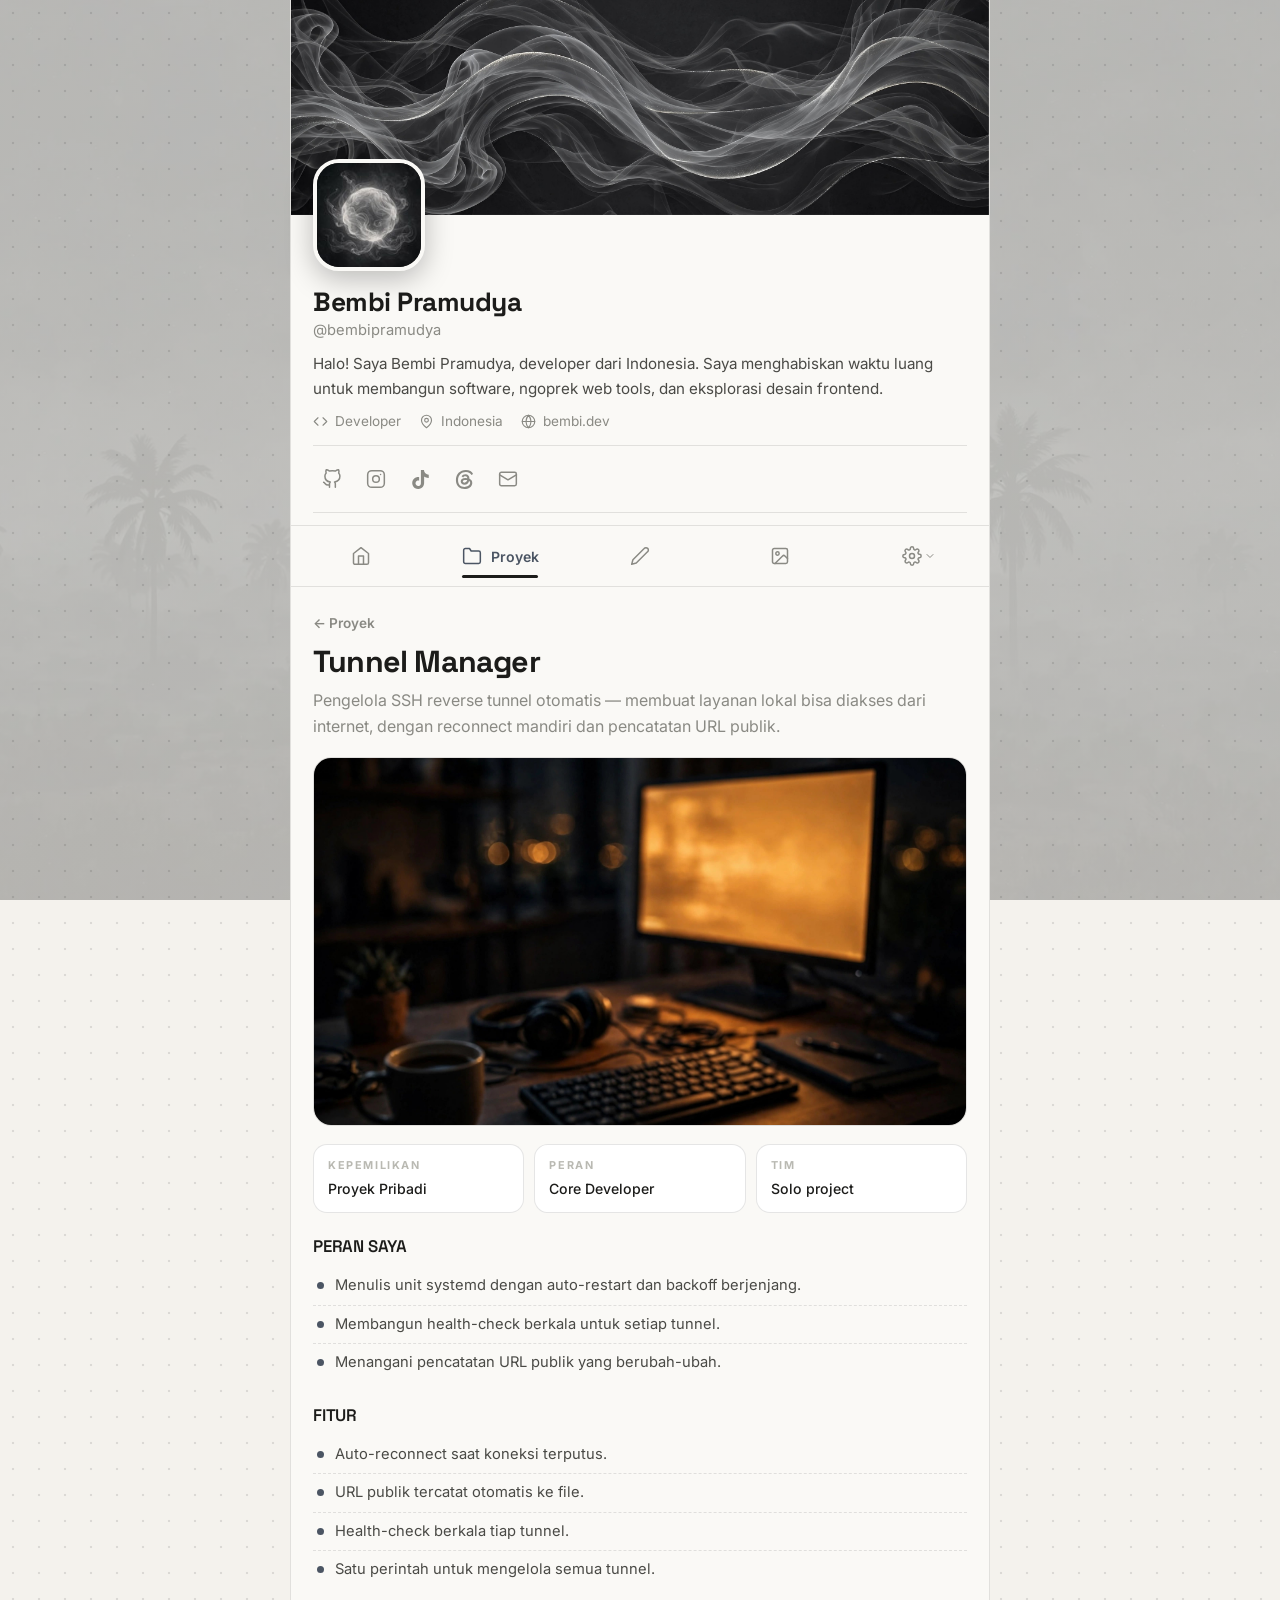
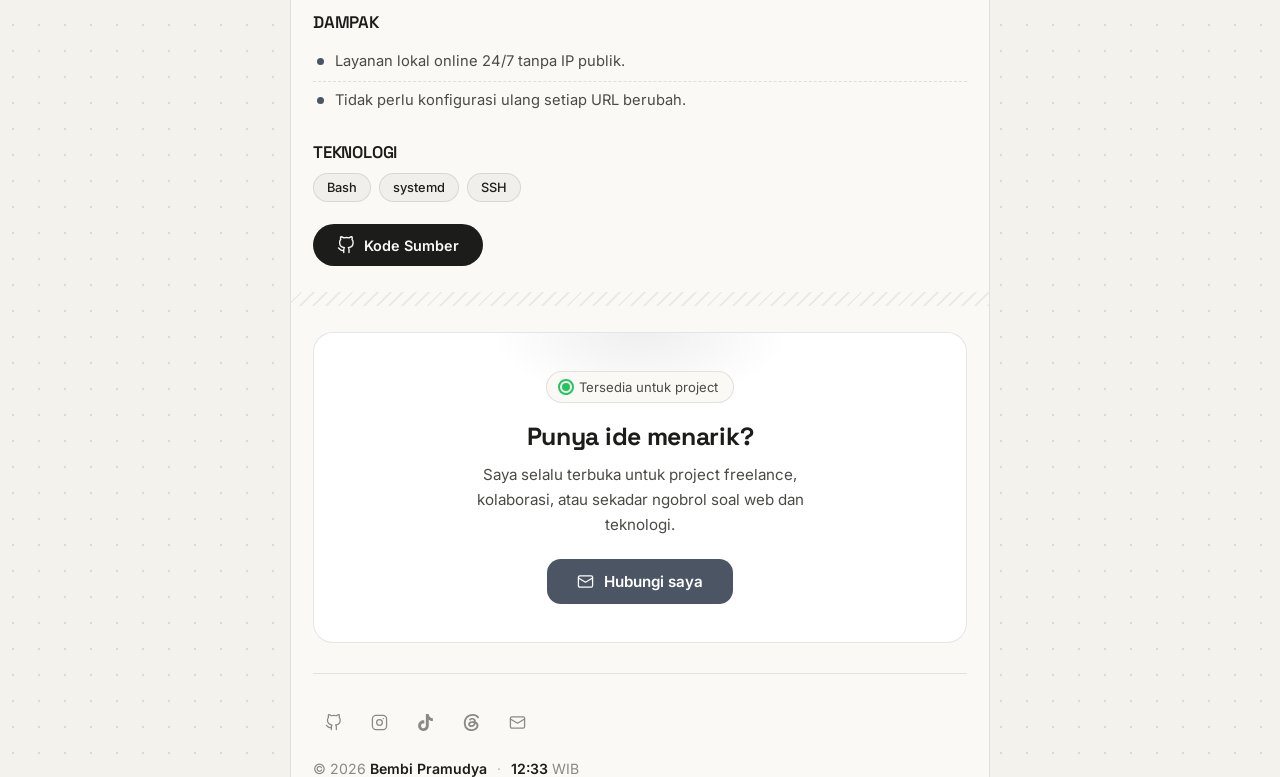
<file: projects/tunnel-manager/index.html>
<!DOCTYPE html><html lang="id" data-theme="light"><head><meta charSet="utf-8"/><meta name="viewport" content="width=device-width, initial-scale=1"/><link rel="preload" as="image" href="/cover.jpg"/><link rel="preload" as="image" href="/avatar.jpg"/><link rel="preload" as="image" href="/gal1.jpg"/><link rel="stylesheet" href="/_next/static/chunks/1gd988xk2qmdi.css" data-precedence="next"/><link rel="preload" as="script" fetchPriority="low" href="/_next/static/chunks/310vm2bl3xxpt.js"/><script src="/_next/static/chunks/19mx3mg6lkumu.js" async=""></script><script src="/_next/static/chunks/0bma92pht_c97.js" async=""></script><script src="/_next/static/chunks/344n2zhqbh4pn.js" async=""></script><script src="/_next/static/chunks/turbopack-154wuuf6u0_13.js" async=""></script><script src="/_next/static/chunks/3rq64og7hlmq2.js" async=""></script><script src="/_next/static/chunks/2fw70n1lcwgug.js" async=""></script><link rel="preload" href="https://fonts.googleapis.com/css2?family=Inter:wght@400;500;600;700&amp;family=Space+Grotesk:wght@500;600;700&amp;display=swap" as="style"/><title>Bembi Pramudya — Developer</title><meta name="description" content="Personal portfolio of Bembi Pramudya"/><link rel="preconnect" href="https://fonts.googleapis.com"/><link rel="preconnect" href="https://fonts.gstatic.com" crossorigin="anonymous"/><script>(function(){try{var t=localStorage.getItem('bp-theme')||'light';var e=t;if(t==='auto'){e=matchMedia('(prefers-color-scheme: dark)').matches?'dark':'light';}document.documentElement.dataset.theme=e;}catch(_){document.documentElement.dataset.theme='light';}})();</script><link href="https://fonts.googleapis.com/css2?family=Inter:wght@400;500;600;700&amp;family=Space+Grotesk:wght@500;600;700&amp;display=swap" rel="stylesheet"/><script src="/_next/static/chunks/0cz1d0mv5g_q7.js" noModule=""></script></head><body><div hidden=""><!--$--><!--/$--></div><div class="col"><div class="pad"><div class="cover"><img src="/cover.jpg" alt="Cover"/></div><div class="prof"><div class="avatar"><img src="/avatar.jpg" alt="Foto profil"/></div><h1>Bembi Pramudya</h1><div class="handle">@bembipramudya</div><p class="bio">Halo! Saya Bembi Pramudya, developer dari Indonesia. Saya menghabiskan waktu luang untuk membangun software, ngoprek web tools, dan eksplorasi desain frontend.</p><div class="meta-row"><span class="mitem"><svg viewBox="0 0 24 24" width="15" height="15" fill="none" stroke="currentColor" stroke-width="1.8" stroke-linecap="round" stroke-linejoin="round" aria-hidden="true"><polyline points="16 18 22 12 16 6"></polyline><polyline points="8 6 2 12 8 18"></polyline></svg>Developer</span><span class="mitem"><svg viewBox="0 0 24 24" width="15" height="15" fill="none" stroke="currentColor" stroke-width="1.8" stroke-linecap="round" stroke-linejoin="round" aria-hidden="true"><path d="M20 10c0 6-8 12-8 12s-8-6-8-12a8 8 0 0 1 16 0Z"></path><circle cx="12" cy="10" r="3"></circle></svg>Indonesia</span><span class="mitem"><svg viewBox="0 0 24 24" width="15" height="15" fill="none" stroke="currentColor" stroke-width="1.8" stroke-linecap="round" stroke-linejoin="round" aria-hidden="true"><circle cx="12" cy="12" r="10"></circle><path d="M2 12h20M12 2a15.3 15.3 0 0 1 4 10 15.3 15.3 0 0 1-4 10 15.3 15.3 0 0 1-4-10 15.3 15.3 0 0 1 4-10z"></path></svg>bembi.dev</span></div><div class="socline"></div><div class="socials"><a href="https://github.com/bembipramudya" aria-label="GitHub" target="_blank" rel="noreferrer"><svg viewBox="0 0 24 24" width="20" height="20" fill="none" stroke="currentColor" stroke-width="1.8" stroke-linecap="round" stroke-linejoin="round" aria-hidden="true"><path d="M9 19c-5 1.5-5-2.5-7-3m14 6v-3.87a3.37 3.37 0 0 0-.94-2.61c3.14-.35 6.44-1.54 6.44-7A5.44 5.44 0 0 0 20 4.77 5.07 5.07 0 0 0 19.91 1S18.73.65 16 2.48a13.38 13.38 0 0 0-7 0C6.27.65 5.09 1 5.09 1A5.07 5.07 0 0 0 5 4.77a5.44 5.44 0 0 0-1.5 3.78c0 5.42 3.3 6.61 6.44 7A3.37 3.37 0 0 0 9 18.13V22"></path></svg></a><a href="https://instagram.com/bembipramudya" aria-label="Instagram" target="_blank" rel="noreferrer"><svg viewBox="0 0 24 24" width="20" height="20" fill="none" stroke="currentColor" stroke-width="1.8" stroke-linecap="round" stroke-linejoin="round" aria-hidden="true"><rect x="2" y="2" width="20" height="20" rx="5"></rect><circle cx="12" cy="12" r="4"></circle><circle cx="17.5" cy="6.5" r=".9" fill="currentColor" stroke="none"></circle></svg></a><a href="https://tiktok.com/@notb3m" aria-label="TikTok" target="_blank" rel="noreferrer"><svg viewBox="0 0 24 24" width="19" height="19" fill="currentColor" aria-hidden="true"><path d="M12.525.02c1.31-.02 2.61-.01 3.91-.02.08 1.53.63 3.09 1.75 4.17 1.12 1.11 2.7 1.62 4.24 1.79v4.03c-1.44-.05-2.89-.35-4.2-.97-.57-.26-1.1-.59-1.62-.93-.01 2.92.01 5.84-.02 8.75-.08 1.4-.54 2.79-1.35 3.94-1.31 1.92-3.58 3.17-5.91 3.21-1.43.08-2.86-.31-4.08-1.03-2.02-1.19-3.44-3.37-3.65-5.71-.02-.5-.03-1-.01-1.49.18-1.9 1.12-3.72 2.58-4.96 1.66-1.44 3.98-2.13 6.15-1.72.02 1.48-.04 2.96-.04 4.44-.99-.32-2.15-.23-3.02.37-.63.41-1.11 1.04-1.36 1.75-.21.51-.15 1.07-.14 1.61.24 1.64 1.82 3.02 3.5 2.87 1.12-.01 2.19-.66 2.77-1.61.19-.33.4-.67.41-1.06.1-1.79.06-3.57.07-5.36.01-4.03-.01-8.05.02-12.07z"></path></svg></a><a href="https://threads.com/@bembipramudya" aria-label="Threads" target="_blank" rel="noreferrer"><svg viewBox="0 0 24 24" width="19" height="19" fill="currentColor" aria-hidden="true"><path d="M18.263 11.097c-.03-3.486-1.92-5.586-5.111-5.586-2.13 0-3.922.963-4.863 2.499l2.062 1.438c.535-.843 1.272-1.543 2.628-1.543 1.528 0 2.318.85 2.544 2.431a15 15 0 0 0-2.236-.173c-4.125 0-6.068 1.867-6.068 4.336s1.943 3.99 4.804 3.99c3.139 0 5.013-2.115 5.781-4.735.798.361 1.348 1.204 1.348 2.47 0 3.387-3.907 5.232-7.22 5.232-4.885 0-8.077-3.207-8.077-8.424 0-6.392 4.223-10.487 9.9-10.487 3.808 0 5.69 1.671 6.97 3.914l2.108-1.475C21.44 2.078 18.331 0 13.663 0 6.227 0 1.168 5.277 1.168 12.934c0 7 4.953 11.066 10.856 11.066 4.878 0 9.809-2.846 9.809-7.716 0-2.545-1.46-4.231-3.569-5.187m-6.33 4.855c-1.077 0-2.026-.512-2.026-1.453 0-1.483 1.822-1.934 3.606-1.934.678 0 1.34.045 1.927.173-.422 1.927-1.671 3.215-3.508 3.214Z"></path></svg></a><a href="mailto:bembipramudya383@gmail.com" aria-label="Email"><svg viewBox="0 0 24 24" width="20" height="20" fill="none" stroke="currentColor" stroke-width="1.8" stroke-linecap="round" stroke-linejoin="round" aria-hidden="true"><rect x="2" y="4" width="20" height="16" rx="2"></rect><path d="m22 7-10 6L2 7"></path></svg></a></div><div class="socline socline-b"></div></div></div><nav class="tabs"><a class="tab" aria-label="Beranda" href="/"><svg viewBox="0 0 24 24" width="20" height="20" fill="none" stroke="currentColor" stroke-width="1.8" stroke-linecap="round" stroke-linejoin="round" aria-hidden="true"><path d="m3 9 9-7 9 7v11a2 2 0 0 1-2 2H5a2 2 0 0 1-2-2z"></path><path d="M9 22V12h6v10"></path></svg><span class="tlabel">Beranda</span><span class="tabline"></span></a><a class="tab active" aria-label="Proyek" href="/projects/"><svg viewBox="0 0 24 24" width="20" height="20" fill="none" stroke="currentColor" stroke-width="1.8" stroke-linecap="round" stroke-linejoin="round" aria-hidden="true"><path d="M22 19a2 2 0 0 1-2 2H4a2 2 0 0 1-2-2V5a2 2 0 0 1 2-2h5l2 3h9a2 2 0 0 1 2 2z"></path></svg><span class="tlabel">Proyek</span><span class="tabline"></span></a><a class="tab" aria-label="Blog" href="/blog/"><svg viewBox="0 0 24 24" width="20" height="20" fill="none" stroke="currentColor" stroke-width="1.8" stroke-linecap="round" stroke-linejoin="round" aria-hidden="true"><path d="M17 3a2.85 2.83 0 1 1 4 4L7.5 20.5 2 22l1.5-5.5Z"></path></svg><span class="tlabel">Blog</span><span class="tabline"></span></a><a class="tab" aria-label="Galeri" href="/gallery/"><svg viewBox="0 0 24 24" width="20" height="20" fill="none" stroke="currentColor" stroke-width="1.8" stroke-linecap="round" stroke-linejoin="round" aria-hidden="true"><rect x="3" y="3" width="18" height="18" rx="2"></rect><circle cx="9" cy="9" r="2"></circle><path d="m21 15-3.1-3.1a2 2 0 0 0-2.8 0L6 21"></path></svg><span class="tlabel">Galeri</span><span class="tabline"></span></a><div class="setwrap"><button class="tab" aria-label="Pengaturan"><svg viewBox="0 0 24 24" width="20" height="20" fill="none" stroke="currentColor" stroke-width="1.8" stroke-linecap="round" stroke-linejoin="round" aria-hidden="true"><circle cx="12" cy="12" r="3"></circle><path d="M19.4 15a1.65 1.65 0 0 0 .33 1.82l.06.06a2 2 0 1 1-2.83 2.83l-.06-.06a1.65 1.65 0 0 0-1.82-.33 1.65 1.65 0 0 0-1 1.51V21a2 2 0 1 1-4 0v-.09A1.65 1.65 0 0 0 9 19.4a1.65 1.65 0 0 0-1.82.33l-.06.06a2 2 0 1 1-2.83-2.83l.06-.06a1.65 1.65 0 0 0 .33-1.82 1.65 1.65 0 0 0-1.51-1H3a2 2 0 1 1 0-4h.09A1.65 1.65 0 0 0 4.6 9a1.65 1.65 0 0 0-.33-1.82l-.06-.06a2 2 0 1 1 2.83-2.83l.06.06a1.65 1.65 0 0 0 1.82.33H9a1.65 1.65 0 0 0 1-1.51V3a2 2 0 1 1 4 0v.09a1.65 1.65 0 0 0 1 1.51 1.65 1.65 0 0 0 1.82-.33l.06-.06a2 2 0 1 1 2.83 2.83l-.06.06a1.65 1.65 0 0 0-.33 1.82V9a1.65 1.65 0 0 0 1.51 1H21a2 2 0 1 1 0 4h-.09a1.65 1.65 0 0 0-1.51 1z"></path></svg><svg class="chev" viewBox="0 0 24 24" fill="none" stroke="currentColor" stroke-width="2" stroke-linecap="round" stroke-linejoin="round"><path d="m6 9 6 6 6-6"></path></svg><span class="tabline"></span></button></div></nav><main class="rise"><div class="pad"><div class="art"><div class="art-head"><div class="crumbs"><a href="/projects/">← <!-- -->Proyek</a></div><h1 class="art-title">Tunnel Manager</h1><p class="art-sub">Pengelola SSH reverse tunnel otomatis — membuat layanan lokal bisa diakses dari internet, dengan reconnect mandiri dan pencatatan URL publik.</p></div><div class="art-cover"><img src="/gal1.jpg" alt="Tunnel Manager"/></div><div class="meta-grid"><div class="meta-cell"><div class="k">KEPEMILIKAN</div><div class="v">Proyek Pribadi</div></div><div class="meta-cell"><div class="k">PERAN</div><div class="v">Core Developer</div></div><div class="meta-cell"><div class="k">TIM</div><div class="v">Solo project</div></div></div><h3 class="h3">PERAN SAYA</h3><ul class="ul"><li>Menulis unit systemd dengan auto-restart dan backoff berjenjang.</li><li>Membangun health-check berkala untuk setiap tunnel.</li><li>Menangani pencatatan URL publik yang berubah-ubah.</li></ul><h3 class="h3">FITUR</h3><ul class="ul"><li>Auto-reconnect saat koneksi terputus.</li><li>URL publik tercatat otomatis ke file.</li><li>Health-check berkala tiap tunnel.</li><li>Satu perintah untuk mengelola semua tunnel.</li></ul><h3 class="h3">DAMPAK</h3><ul class="ul"><li>Layanan lokal online 24/7 tanpa IP publik.</li><li>Tidak perlu konfigurasi ulang setiap URL berubah.</li></ul><h3 class="h3">TEKNOLOGI</h3><div class="tagrow"><span class="tag">Bash</span><span class="tag">systemd</span><span class="tag">SSH</span></div><a class="srcbtn" href="#"><svg viewBox="0 0 24 24" width="20" height="20" fill="none" stroke="currentColor" stroke-width="1.8" stroke-linecap="round" stroke-linejoin="round" aria-hidden="true"><path d="M9 19c-5 1.5-5-2.5-7-3m14 6v-3.87a3.37 3.37 0 0 0-.94-2.61c3.14-.35 6.44-1.54 6.44-7A5.44 5.44 0 0 0 20 4.77 5.07 5.07 0 0 0 19.91 1S18.73.65 16 2.48a13.38 13.38 0 0 0-7 0C6.27.65 5.09 1 5.09 1A5.07 5.07 0 0 0 5 4.77a5.44 5.44 0 0 0-1.5 3.78c0 5.42 3.3 6.61 6.44 7A3.37 3.37 0 0 0 9 18.13V22"></path></svg><span>Kode Sumber</span></a></div></div></main><!--$--><!--/$--><div class="stripes"></div><footer class="pad"><div class="cta" data-rv="true"><div class="avail"><span class="dot"></span>Tersedia untuk project</div><h3>Punya ide menarik?</h3><p>Saya selalu terbuka untuk project freelance, kolaborasi, atau sekadar ngobrol soal web dan teknologi.</p><a class="ctabtn" href="mailto:bembipramudya383@gmail.com"><svg viewBox="0 0 24 24" width="20" height="20" fill="none" stroke="currentColor" stroke-width="1.8" stroke-linecap="round" stroke-linejoin="round" aria-hidden="true"><rect x="2" y="4" width="20" height="16" rx="2"></rect><path d="m22 7-10 6L2 7"></path></svg><span>Hubungi saya</span></a></div><div class="fbar"><div class="socials compact"><a href="https://github.com/bembipramudya" aria-label="GitHub" target="_blank" rel="noreferrer"><svg viewBox="0 0 24 24" width="20" height="20" fill="none" stroke="currentColor" stroke-width="1.8" stroke-linecap="round" stroke-linejoin="round" aria-hidden="true"><path d="M9 19c-5 1.5-5-2.5-7-3m14 6v-3.87a3.37 3.37 0 0 0-.94-2.61c3.14-.35 6.44-1.54 6.44-7A5.44 5.44 0 0 0 20 4.77 5.07 5.07 0 0 0 19.91 1S18.73.65 16 2.48a13.38 13.38 0 0 0-7 0C6.27.65 5.09 1 5.09 1A5.07 5.07 0 0 0 5 4.77a5.44 5.44 0 0 0-1.5 3.78c0 5.42 3.3 6.61 6.44 7A3.37 3.37 0 0 0 9 18.13V22"></path></svg></a><a href="https://instagram.com/bembipramudya" aria-label="Instagram" target="_blank" rel="noreferrer"><svg viewBox="0 0 24 24" width="20" height="20" fill="none" stroke="currentColor" stroke-width="1.8" stroke-linecap="round" stroke-linejoin="round" aria-hidden="true"><rect x="2" y="2" width="20" height="20" rx="5"></rect><circle cx="12" cy="12" r="4"></circle><circle cx="17.5" cy="6.5" r=".9" fill="currentColor" stroke="none"></circle></svg></a><a href="https://tiktok.com/@notb3m" aria-label="TikTok" target="_blank" rel="noreferrer"><svg viewBox="0 0 24 24" width="19" height="19" fill="currentColor" aria-hidden="true"><path d="M12.525.02c1.31-.02 2.61-.01 3.91-.02.08 1.53.63 3.09 1.75 4.17 1.12 1.11 2.7 1.62 4.24 1.79v4.03c-1.44-.05-2.89-.35-4.2-.97-.57-.26-1.1-.59-1.62-.93-.01 2.92.01 5.84-.02 8.75-.08 1.4-.54 2.79-1.35 3.94-1.31 1.92-3.58 3.17-5.91 3.21-1.43.08-2.86-.31-4.08-1.03-2.02-1.19-3.44-3.37-3.65-5.71-.02-.5-.03-1-.01-1.49.18-1.9 1.12-3.72 2.58-4.96 1.66-1.44 3.98-2.13 6.15-1.72.02 1.48-.04 2.96-.04 4.44-.99-.32-2.15-.23-3.02.37-.63.41-1.11 1.04-1.36 1.75-.21.51-.15 1.07-.14 1.61.24 1.64 1.82 3.02 3.5 2.87 1.12-.01 2.19-.66 2.77-1.61.19-.33.4-.67.41-1.06.1-1.79.06-3.57.07-5.36.01-4.03-.01-8.05.02-12.07z"></path></svg></a><a href="https://threads.com/@bembipramudya" aria-label="Threads" target="_blank" rel="noreferrer"><svg viewBox="0 0 24 24" width="19" height="19" fill="currentColor" aria-hidden="true"><path d="M18.263 11.097c-.03-3.486-1.92-5.586-5.111-5.586-2.13 0-3.922.963-4.863 2.499l2.062 1.438c.535-.843 1.272-1.543 2.628-1.543 1.528 0 2.318.85 2.544 2.431a15 15 0 0 0-2.236-.173c-4.125 0-6.068 1.867-6.068 4.336s1.943 3.99 4.804 3.99c3.139 0 5.013-2.115 5.781-4.735.798.361 1.348 1.204 1.348 2.47 0 3.387-3.907 5.232-7.22 5.232-4.885 0-8.077-3.207-8.077-8.424 0-6.392 4.223-10.487 9.9-10.487 3.808 0 5.69 1.671 6.97 3.914l2.108-1.475C21.44 2.078 18.331 0 13.663 0 6.227 0 1.168 5.277 1.168 12.934c0 7 4.953 11.066 10.856 11.066 4.878 0 9.809-2.846 9.809-7.716 0-2.545-1.46-4.231-3.569-5.187m-6.33 4.855c-1.077 0-2.026-.512-2.026-1.453 0-1.483 1.822-1.934 3.606-1.934.678 0 1.34.045 1.927.173-.422 1.927-1.671 3.215-3.508 3.214Z"></path></svg></a><a href="mailto:bembipramudya383@gmail.com" aria-label="Email"><svg viewBox="0 0 24 24" width="20" height="20" fill="none" stroke="currentColor" stroke-width="1.8" stroke-linecap="round" stroke-linejoin="round" aria-hidden="true"><rect x="2" y="4" width="20" height="16" rx="2"></rect><path d="m22 7-10 6L2 7"></path></svg></a></div><div class="fmeta"><span>© 2026 <b>Bembi Pramudya</b></span><span class="fdot">·</span><span><b>--:--</b> WIB</span></div></div></footer></div><button id="fabTop" class="" aria-label="Top"><svg viewBox="0 0 48 48"><circle cx="24" cy="24" r="22" class="ring-bg"></circle><circle cx="24" cy="24" r="22" class="ring-fg" stroke-dasharray="138.23007675795088" stroke-dashoffset="138.23007675795088"></circle></svg><svg viewBox="0 0 24 24" width="18" height="18" fill="none" stroke="currentColor" stroke-width="1.8" stroke-linecap="round" stroke-linejoin="round" aria-hidden="true"><path d="M12 19V5"></path><path d="m5 12 7-7 7 7"></path></svg></button><script src="/_next/static/chunks/310vm2bl3xxpt.js" id="_R_" async=""></script><script>(self.__next_f=self.__next_f||[]).push([0])</script><script>self.__next_f.push([1,"1:\"$Sreact.fragment\"\n2:I[23860,[\"/_next/static/chunks/3rq64og7hlmq2.js\"],\"SiteProvider\"]\n3:I[35651,[\"/_next/static/chunks/3rq64og7hlmq2.js\"],\"Chrome\"]\n4:I[39756,[\"/_next/static/chunks/3rq64og7hlmq2.js\"],\"default\"]\n5:I[37457,[\"/_next/static/chunks/3rq64og7hlmq2.js\"],\"default\"]\n7:I[97367,[\"/_next/static/chunks/3rq64og7hlmq2.js\"],\"OutletBoundary\"]\n8:\"$Sreact.suspense\"\nb:I[97367,[\"/_next/static/chunks/3rq64og7hlmq2.js\"],\"ViewportBoundary\"]\nd:I[97367,[\"/_next/static/chunks/3rq64og7hlmq2.js\"],\"MetadataBoundary\"]\nf:I[68027,[\"/_next/static/chunks/3rq64og7hlmq2.js\"],\"default\",1]\n:HL[\"/_next/static/chunks/1gd988xk2qmdi.css\",\"style\"]\n:HL[\"https://fonts.googleapis.com/css2?family=Inter:wght@400;500;600;700\u0026family=Space+Grotesk:wght@500;600;700\u0026display=swap\",\"style\"]\na:X\n0:{\"P\":null,\"c\":[\"\",\"projects\",\"tunnel-manager\",\"\"],\"q\":\"\",\"i\":false,\"f\":[[[\"\",{\"children\":[\"projects\",{\"children\":[[\"slug\",\"tunnel-manager\",\"d\",[]],{\"children\":[\"__PAGE__\",{},\"$undefined\",\"$undefined\",4608]},\"$undefined\",\"$undefined\",4608]},\"$undefined\",\"$undefined\",4608]},\"$undefined\",\"$undefined\",4624],[[\"$\",\"$1\",\"c\",{\"children\":[[[\"$\",\"link\",\"0\",{\"rel\":\"stylesheet\",\"href\":\"/_next/static/chunks/1gd988xk2qmdi.css\",\"precedence\":\"next\",\"crossOrigin\":\"$undefined\",\"nonce\":\"$undefined\"}],[\"$\",\"script\",\"script-0\",{\"src\":\"/_next/static/chunks/3rq64og7hlmq2.js\",\"async\":true,\"nonce\":\"$undefined\"}]],[\"$\",\"html\",null,{\"lang\":\"id\",\"data-theme\":\"light\",\"suppressHydrationWarning\":true,\"children\":[[\"$\",\"head\",null,{\"children\":[[\"$\",\"script\",null,{\"dangerouslySetInnerHTML\":{\"__html\":\"(function(){try{var t=localStorage.getItem('bp-theme')||'light';var e=t;if(t==='auto'){e=matchMedia('(prefers-color-scheme: dark)').matches?'dark':'light';}document.documentElement.dataset.theme=e;}catch(_){document.documentElement.dataset.theme='light';}})();\"}}],[\"$\",\"link\",null,{\"rel\":\"preconnect\",\"href\":\"https://fonts.googleapis.com\"}],[\"$\",\"link\",null,{\"rel\":\"preconnect\",\"href\":\"https://fonts.gstatic.com\",\"crossOrigin\":\"anonymous\"}],[\"$\",\"link\",null,{\"href\":\"https://fonts.googleapis.com/css2?family=Inter:wght@400;500;600;700\u0026family=Space+Grotesk:wght@500;600;700\u0026display=swap\",\"rel\":\"stylesheet\"}]]}],[\"$\",\"body\",null,{\"children\":[\"$\",\"$L2\",null,{\"children\":[\"$\",\"$L3\",null,{\"children\":[\"$\",\"$L4\",null,{\"parallelRouterKey\":\"children\",\"error\":\"$undefined\",\"errorStyles\":\"$undefined\",\"errorScripts\":\"$undefined\",\"template\":[\"$\",\"$L5\",null,{}],\"templateStyles\":\"$undefined\",\"templateScripts\":\"$undefined\",\"notFound\":[[[\"$\",\"title\",null,{\"children\":\"404: This page could not be found.\"}],[\"$\",\"div\",null,{\"style\":{\"fontFamily\":\"system-ui,\\\"Segoe UI\\\",Roboto,Helvetica,Arial,sans-serif,\\\"Apple Color Emoji\\\",\\\"Segoe UI Emoji\\\"\",\"height\":\"100vh\",\"textAlign\":\"center\",\"display\":\"flex\",\"flexDirection\":\"column\",\"alignItems\":\"center\",\"justifyContent\":\"center\"},\"children\":[\"$\",\"div\",null,{\"children\":[[\"$\",\"style\",null,{\"dangerouslySetInnerHTML\":{\"__html\":\"body{color:#000;background:#fff;margin:0}.next-error-h1{border-right:1px solid rgba(0,0,0,.3)}@media (prefers-color-scheme:dark){body{color:#fff;background:#000}.next-error-h1{border-right:1px solid rgba(255,255,255,.3)}}\"}}],[\"$\",\"h1\",null,{\"className\":\"next-error-h1\",\"style\":{\"display\":\"inline-block\",\"margin\":\"0 20px 0 0\",\"padding\":\"0 23px 0 0\",\"fontSize\":24,\"fontWeight\":500,\"verticalAlign\":\"top\",\"lineHeight\":\"49px\"},\"children\":404}],[\"$\",\"div\",null,{\"style\":{\"display\":\"inline-block\"},\"children\":[\"$\",\"h2\",null,{\"style\":{\"fontSize\":14,\"fontWeight\":400,\"lineHeight\":\"49px\",\"margin\":0},\"children\":\"This page could not be found.\"}]}]]}]}]],[]],\"forbidden\":\"$undefined\",\"unauthorized\":\"$undefined\"}]}]}]}]]}]]}],{\"children\":[[\"$\",\"$1\",\"c\",{\"children\":[null,[\"$\",\"$L4\",null,{\"parallelRouterKey\":\"children\",\"error\":\"$undefined\",\"errorStyles\":\"$undefined\",\"errorScripts\":\"$undefined\",\"template\":[\"$\",\"$L5\",null,{}],\"templateStyles\":\"$undefined\",\"templateScripts\":\"$undefined\",\"notFound\":\"$undefined\",\"forbidden\":\"$undefined\",\"unauthorized\":\"$undefined\"}]]}],{\"children\":[[\"$\",\"$1\",\"c\",{\"children\":[null,[\"$\",\"$L4\",null,{\"parallelRouterKey\":\"children\",\"error\":\"$undefined\",\"errorStyles\":\"$undefined\",\"errorScripts\":\"$undefined\",\"template\":[\"$\",\"$L5\",null,{}],\"templateStyles\":\"$undefined\",\"templateScripts\":\"$undefined\",\"notFound\":\"$undefined\",\"forbidden\":\"$undefined\",\"unauthorized\":\"$undefined\"}]]}],{\"children\":[[\"$\",\"$1\",\"c\",{\"children\":[\"$L6\",[[\"$\",\"script\",\"script-0\",{\"src\":\"/_next/static/chunks/2fw70n1lcwgug.js\",\"async\":true,\"nonce\":\"$undefined\"}]],[\"$\",\"$L7\",null,{\"children\":[\"$\",\"$8\",null,{\"name\":\"Next.MetadataOutlet\",\"children\":\"$@9\"}]}]]}],{},null,false,null]},null,false,\"$a\"]},null,false,\"$a\"]},null,false,null],[\"$\",\"$1\",\"h\",{\"children\":[null,[\"$\",\"$Lb\",null,{\"children\":\"$Lc\"}],[\"$\",\"div\",null,{\"hidden\":true,\"children\":[\"$\",\"$Ld\",null,{\"children\":[\"$\",\"$8\",null,{\"name\":\"Next.Metadata\",\"children\":\"$Le\"}]}]}],null]}],false]],\"m\":\"$undefined\",\"G\":[\"$f\",[[\"$\",\"link\",\"0\",{\"rel\":\"stylesheet\",\"href\":\"/_next/static/chunks/1gd988xk2qmdi.css\",\"precedence\":\"next\",\"crossOrigin\":\"$undefined\",\"nonce\":\"$undefined\"}]]],\"S\":true,\"h\":null,\"r\":\"$undefined\",\"s\":\"$undefined\",\"a\":\"$undefined\",\"l\":\"$undefined\",\"p\":\"$undefined\",\"d\":\"$undefined\",\"b\":\"DuqFTUgxTRLiheby8s0_p\"}\n10:I[39080,[\"/_next/static/chunks/3rq64og7hlmq2.js\",\"/_next/static/chunks/2fw70n1lcwgug.js\"],\"default\"]\na:C\n6:[\"$\",\"$L10\",null,{\"slug\":\"tunnel-manager\"}]\nc:[[\"$\",\"meta\",\"0\",{\"charSet\":\"utf-8\"}],[\"$\",\"meta\",\"1\",{\"name\":\"viewport\",\"content\":\"width=device-width, initial-scale=1\"}]]\n9:null\ne:[[\"$\",\"title\",\"0\",{\"children\":\"Bembi Pramudya — Developer\"}],[\"$\",\"meta\",\"1\",{\"name\":\"description\",\"content\":\"Personal portfolio of Bembi Pramudya\"}]]\n"])</script></body></html>
</file>
<file: _next/static/chunks/1gd988xk2qmdi.css>
:root{--bg:#0b0b0d;--col:#101013;--body:#f2f2f0;--body2:#c9c9c6;--muted:#8b8b86;--faint:#55554f;--line:#ffffff17;--badge:#ffffff0b;--cardbg:#151518;--stripe:#ffffff0d;--dot:#ffffff1a;--accent:#9ca3af;--bgveil:#0b0b0d8c;--ease:cubic-bezier(.22,.8,.32,1)}[data-theme=light]{--bg:#f4f2ed;--col:#faf9f6;--body:#1c1c1a;--body2:#4a4a46;--muted:#8a8a84;--faint:#b9b9b2;--line:#0000001a;--badge:#0000000a;--cardbg:#fff;--stripe:#0000000f;--dot:#0000001a;--accent:#4b5563;--bgveil:#f4f2edbd}*{box-sizing:border-box;margin:0;padding:0}html{scroll-behavior:smooth}body{background:var(--bg);color:var(--body);background-image:radial-gradient(var(--dot) 1px,transparent 1.6px), linear-gradient(var(--bgveil),var(--bgveil)), url(/bg.jpg);background-position:0 0,0 0,50%;background-repeat:repeat,no-repeat,no-repeat;background-size:26px 26px,100% 100%,cover;background-attachment:scroll,scroll,fixed;font-family:Inter,system-ui,sans-serif;transition:background-color .3s,color .3s;animation:60s linear infinite bgdrift}@keyframes bgdrift{to{background-position:26px 26px,0 0,50%}}a{color:inherit;text-decoration:none}a,button{-webkit-tap-highlight-color:transparent}button{font-family:inherit}img{max-width:100%;display:block}::selection{background:var(--accent);color:#fff}:focus-visible{outline:2px solid var(--accent);outline-offset:3px;border-radius:6px}.col{background:var(--col);border-left:1px solid var(--line);border-right:1px solid var(--line);max-width:700px;min-height:100vh;margin:0 auto;transition:background-color .3s}.pad{padding:0 22px}[data-rv]{opacity:0;transition:opacity .7s var(--ease),transform .7s var(--ease);transform:translateY(26px)}[data-rv].on{opacity:1;transform:none}[data-rvd="1"]{transition-delay:80ms}[data-rvd="2"]{transition-delay:.16s}[data-rvd="3"]{transition-delay:.24s}[data-rvd="4"]{transition-delay:.32s}[data-rvd="5"]{transition-delay:.4s}[data-rvd="6"]{transition-delay:.48s}.tabs{border-top:1px solid var(--line);border-bottom:1px solid var(--line);background:var(--col);z-index:50;align-items:stretch;transition:background-color .3s;display:flex;position:sticky;top:0}.tab{color:var(--muted);cursor:pointer;font-size:inherit;background:0 0;border:none;flex:1;justify-content:center;align-items:center;gap:0;padding:20px 0;transition:color .25s;display:flex;position:relative}.tab svg{width:20px;height:20px;transition:transform .25s var(--ease);flex:none}.tab:hover{color:var(--body)}.tab:hover svg{transform:translateY(-2px)}.tab:active svg{transform:translateY(0)scale(.9)}.tab.active{color:var(--accent)}.tlabel{white-space:nowrap;opacity:0;max-width:0;transition:max-width .35s var(--ease),opacity .25s,margin .35s var(--ease);font-size:.88rem;font-weight:600;overflow:hidden}.tab.active .tlabel{opacity:1;max-width:120px;margin-left:9px}.tab .chev{flex:none;width:12px;height:12px;margin-left:2px}.tabline{background:var(--body);width:76px;height:3px;transition:transform .35s var(--ease),width .35s var(--ease);border-radius:99px;position:absolute;bottom:8px;left:50%;transform:translate(-50%)scaleX(0)}.tab.active .tabline{transform:translate(-50%)scaleX(1)}.setwrap{flex:1;display:flex;position:relative}.setwrap .tab{width:100%}.setpanel{background:var(--cardbg);border:1px solid var(--line);z-index:60;width:280px;animation:rise .25s var(--ease);border-radius:20px;padding:10px;position:absolute;top:calc(100% + 8px);right:6px;box-shadow:0 18px 50px -12px #00000080}.setrow{color:var(--body2);border-radius:12px;justify-content:space-between;align-items:center;padding:10px 12px;font-size:.92rem;display:flex}.setrow:hover{background:var(--badge)}.sethint{color:var(--muted);padding:2px 14px 6px;font-size:.76rem}.sethint b{color:var(--body);font-weight:600}.setrow .lab{align-items:center;gap:10px;display:flex}.setrow .lab svg{width:16px;height:16px;stroke:var(--muted);fill:none;stroke-width:1.7px}.seg{background:var(--badge);border-radius:14px;gap:2px;padding:4px;display:flex}.seg button{color:var(--muted);font:inherit;cursor:pointer;min-width:40px;transition:transform .15s var(--ease);background:0 0;border:none;border-radius:10px;justify-content:center;align-items:center;gap:6px;padding:7px 12px;font-size:.8rem;display:flex}.seg button:active{transform:scale(.92)}.seg button svg{stroke:currentColor;fill:none;stroke-width:1.8px;width:15px;height:15px}.seg button.on{color:#1c1c1a;background:#fff;font-weight:700;box-shadow:0 2px 10px #00000024}[data-theme=dark] .seg button.on{color:#f2f2f0;background:#2b2b30;box-shadow:0 2px 10px #0006}.seg button.on svg{stroke:currentColor}.switch{background:var(--faint);cursor:pointer;width:48px;height:28px;transition:background .25s var(--ease);border:none;border-radius:999px;flex:none;padding:0;position:relative}.switch .knob{width:22px;height:22px;transition:left .25s var(--ease);background:#fff;border-radius:50%;position:absolute;top:3px;left:3px;box-shadow:0 2px 6px #00000047}.switch.on{background:var(--accent)}.switch.on .knob{left:23px}.cover{height:215px;margin:0 -22px;position:relative;overflow:hidden}.cover img{object-fit:cover;width:100%;height:100%;animation:coverin 1.8s var(--ease) both}@keyframes coverin{0%{transform:scale(1.1)}to{transform:scale(1)}}.prof{padding:0 0 8px}.avatar{border:4px solid var(--col);width:112px;height:112px;animation:pop .7s var(--ease) both,floaty 6s ease-in-out .8s infinite;background:#1c1c1a;border-radius:26px;margin-top:-56px;position:relative;overflow:hidden;box-shadow:0 8px 28px #00000040}@keyframes pop{0%{opacity:0;transform:scale(.55)}to{opacity:1;transform:scale(1)}}@keyframes floaty{0%,to{transform:translateY(0)}50%{transform:translateY(-7px)}}.avatar img{object-fit:cover;width:100%;height:100%}.prof h1{letter-spacing:-.5px;margin:14px 0 2px;font-family:Space Grotesk,sans-serif;font-size:1.65rem;font-weight:700}.handle{color:var(--muted);font-size:.92rem}.bio{color:var(--body2);margin:12px 0;font-size:.95rem;line-height:1.65}.meta-row{flex-wrap:wrap;gap:8px 18px;margin:4px 0 14px;display:flex}.mitem{color:var(--muted);align-items:center;gap:7px;font-size:.85rem;display:inline-flex}.mitem svg{flex:none}.socline{background:var(--line);height:1px;margin:16px 0 14px}.socline-b{margin:14px 0 4px}.socials{gap:6px;margin:6px 0 4px;display:flex}.socials a{width:38px;height:38px;color:var(--muted);transition:all .25s var(--ease);border-radius:12px;justify-content:center;align-items:center;display:flex}.socials a:hover{color:var(--body);background:var(--badge);transform:translateY(-3px)}.socials a:active{transform:translateY(0)scale(.92)}.socials.compact{margin:0}.socials.compact a{border-radius:11px;width:40px;height:40px}.socials.compact svg{width:17px;height:17px}.stripes{background:repeating-linear-gradient(-45deg,var(--stripe) 0 2px,transparent 2px 9px);height:14px;margin:26px 0}.block{margin:6px 0}.sec-head{justify-content:space-between;align-items:baseline;margin-bottom:16px;display:flex}.sec-head h2{letter-spacing:-.3px;font-family:Space Grotesk,sans-serif;font-size:1.42rem;font-weight:600}.sec-head h2 sup{color:var(--muted);margin-left:2px;font-size:.85rem;font-weight:500}.sec-note{color:var(--muted);margin:-8px 0 16px;font-size:.88rem}.viewall{color:var(--muted);transition:color .2s,transform .2s var(--ease);align-items:center;gap:4px;font-size:.85rem;font-weight:600;display:inline-flex}.viewall:hover{color:var(--accent);transform:translate(2px,-2px)}.row{border-bottom:1px solid var(--line);cursor:pointer;align-items:center;gap:16px;padding:16px 4px;display:flex}.row:hover .rname{color:var(--accent)}.row .rarrow{transition:transform .25s var(--ease),color .25s}.row:hover .rarrow{color:var(--accent);transform:translate(3px,-3px)}.ric{border:1px solid var(--line);background:var(--badge);width:44px;height:44px;transition:transform .25s var(--ease);border-radius:12px;flex:none;justify-content:center;align-items:center;display:flex}.row:hover .ric{transform:scale(1.06)rotate(-4deg)}.ric svg{width:19px;height:19px;stroke:var(--body2);fill:none;stroke-width:1.7px}.rname{font-size:1.02rem;font-weight:600;transition:color .2s}.rdate{color:var(--muted);margin-top:3px;font-size:.88rem}.rarrow{color:var(--faint);flex:none;margin-left:auto;font-size:1.1rem}.pgrid{grid-template-columns:1fr 1fr;gap:20px;display:grid}.pcard{background:var(--cardbg);border:1px solid var(--line);transition:transform .28s var(--ease),border-color .28s,box-shadow .28s;border-radius:18px;display:block;overflow:hidden}.pcard:hover{border-color:var(--accent);transform:translateY(-5px);box-shadow:0 16px 40px #00000024}.pcard:active{transform:translateY(-2px)scale(.98)}.pimg{aspect-ratio:16/10;background:var(--badge);overflow:hidden}.pimg img{object-fit:cover;width:100%;height:100%;transition:transform .5s var(--ease)}.pcard:hover .pimg img{transform:scale(1.06)}.pbody{padding:15px 17px 17px}.ptitle{letter-spacing:-.2px;justify-content:space-between;align-items:center;gap:8px;font-family:Space Grotesk,sans-serif;font-size:1.04rem;font-weight:600;display:flex}.parrow{color:var(--faint);transition:transform .25s var(--ease),color .25s;flex:none;font-size:1rem}.pcard:hover .parrow{color:var(--accent);transform:translate(3px,-3px)}.pdesc{color:var(--muted);-webkit-line-clamp:2;-webkit-box-orient:vertical;margin:7px 0 12px;font-size:.87rem;line-height:1.55;display:-webkit-box;overflow:hidden}.ptags{flex-wrap:wrap;gap:4px 12px;display:flex}.ptag{color:var(--faint);letter-spacing:.2px;font-family:Space Grotesk,monospace;font-size:.74rem}.stk{margin-bottom:20px}.stk-lab{color:var(--muted);letter-spacing:1.5px;text-transform:uppercase;align-items:center;gap:10px;margin-bottom:10px;font-size:.82rem;font-weight:600;display:flex}.stk-lab b{color:var(--faint);font-family:Space Grotesk,monospace;font-weight:600}.badges{flex-wrap:wrap;gap:9px;display:flex}.badge{background:var(--badge);border:1px solid var(--line);transition:all .25s var(--ease);border-radius:999px;align-items:center;gap:9px;padding:8px 14px 8px 8px;font-size:.85rem;font-weight:500;display:inline-flex}.badge:hover{border-color:var(--accent);transform:translateY(-2px)}.badge:active{transform:translateY(0)scale(.95)}.bicon{background:var(--body);width:28px;height:28px;color:var(--col);transition:background-color .3s,transform .25s var(--ease);border-radius:50%;flex:none;justify-content:center;align-items:center;font-family:Space Grotesk,monospace;font-size:.68rem;font-weight:700;display:flex}.badge:hover .bicon{transform:rotate(-8deg)scale(1.08)}.bicon svg{fill:currentColor;width:15px;height:15px;display:block}.gh{background:var(--cardbg);border:1px solid var(--line);text-align:center;border-radius:18px;padding:22px}.ghchart{width:100%;height:auto;margin-bottom:18px;display:block}.gh a{display:block}.gh-label{color:var(--muted);letter-spacing:2px;align-items:center;gap:8px;font-size:.75rem;font-weight:700;display:inline-flex}.gh-label svg{width:16px;height:16px}.gh-num{letter-spacing:-1px;font-variant-numeric:tabular-nums;margin:6px 0 2px;font-family:Space Grotesk,sans-serif;font-size:2.4rem;font-weight:700}.gh-sub{color:var(--muted);font-size:.88rem}.cert{border:1px solid var(--line);background:var(--cardbg);transition:transform .25s var(--ease),border-color .25s;border-radius:16px;align-items:center;gap:14px;margin-bottom:10px;padding:14px;display:flex}.cert:hover{border-color:var(--accent);transform:translate(4px)}.cert-in{animation:rise .45s var(--ease) both}.cav{background:var(--body);width:44px;height:44px;color:var(--col);transition:transform .25s var(--ease);border-radius:14px;flex:none;justify-content:center;align-items:center;font-family:Space Grotesk,monospace;font-size:.8rem;font-weight:700;display:flex}.cert:hover .cav{transform:scale(1.08)rotate(-6deg)}.cert .cname{font-size:.95rem;font-weight:600}.cert .corg{color:var(--muted);margin-top:2px;font-size:.82rem}.showmore{justify-content:center;margin-top:16px;display:flex}.morebtn{border:1px solid var(--line);background:var(--cardbg);color:var(--body);cursor:pointer;transition:all .28s var(--ease);border-radius:999px;align-items:center;gap:9px;padding:11px 24px;font-size:.88rem;font-weight:600;display:inline-flex;box-shadow:0 2px 10px #0000000f}.morebtn:hover{border-color:var(--accent);transform:translateY(-2px);box-shadow:0 8px 22px #0000001f}.morebtn:active{transform:scale(.96)}.morebtn svg{transition:transform .3s var(--ease)}.morebtn.open svg{transform:rotate(180deg)}.art-head{margin:8px 0 18px}.crumbs{color:var(--muted);align-items:center;gap:8px;margin-bottom:14px;font-size:.85rem;font-weight:600;display:flex}.crumbs a{transition:color .2s,transform .2s var(--ease);align-items:center;gap:6px;display:inline-flex}.crumbs a:hover{color:var(--accent);transform:translate(-3px)}.art-title{letter-spacing:-.8px;font-family:Space Grotesk,sans-serif;font-size:1.9rem;font-weight:700;line-height:1.15}.art-sub{color:var(--muted);margin-top:8px;line-height:1.6}.art-cover{border:1px solid var(--line);border-radius:18px;margin:18px 0;overflow:hidden}.art-cover img{aspect-ratio:16/9;object-fit:cover;width:100%;transition:transform .5s var(--ease)}.art-cover:hover img{transform:scale(1.03)}.art-p{color:var(--body2);margin:14px 0;font-size:.95rem;line-height:1.75}.meta-grid{grid-template-columns:repeat(3,1fr);gap:10px;margin:18px 0;display:grid}.meta-cell{background:var(--cardbg);border:1px solid var(--line);transition:transform .25s var(--ease),border-color .25s;border-radius:14px;padding:13px 14px}.meta-cell:hover{border-color:var(--accent);transform:translateY(-3px)}.meta-cell .k{letter-spacing:1.6px;color:var(--faint);margin-bottom:6px;font-size:.68rem;font-weight:700}.meta-cell .v{font-size:.88rem;font-weight:500;line-height:1.5}.h3{letter-spacing:-.2px;margin:22px 0 10px;font-family:Space Grotesk,sans-serif;font-size:1.05rem;font-weight:600}.ul{list-style:none}.ul li{color:var(--body2);border-bottom:1px dashed var(--line);padding:7px 0 7px 22px;font-size:.92rem;line-height:1.6;position:relative}.ul li:last-child{border-bottom:none}.ul li:before{content:"";background:var(--accent);border-radius:50%;width:7px;height:7px;position:absolute;top:15px;left:4px}.tagrow{flex-wrap:wrap;gap:8px;margin-top:4px;display:flex}.tag{background:var(--badge);border:1px solid var(--line);transition:transform .2s var(--ease),border-color .2s;border-radius:999px;padding:6px 13px;font-size:.8rem;font-weight:500}.tag:hover{border-color:var(--accent);transform:translateY(-2px)}.srcbtn{background:var(--body);color:var(--col);transition:transform .25s var(--ease),opacity .2s;border-radius:999px;align-items:center;gap:9px;margin-top:22px;padding:12px 24px;font-size:.9rem;font-weight:600;display:inline-flex}.srcbtn:hover{opacity:.92;transform:translateY(-2px)}.srcbtn:active{transform:scale(.96)}.srcbtn svg{width:18px;height:18px}.codeblock{color:#e8e8e6;white-space:pre;background:#101013;border-radius:14px;margin:12px 0;padding:16px 18px;font-family:ui-monospace,SF Mono,Menlo,monospace;font-size:.84rem;line-height:1.65;overflow-x:auto}[data-theme=light] .codeblock{background:#1c1c1a}.bpost{border:1px solid var(--line);background:var(--cardbg);transition:transform .25s var(--ease),border-color .25s;border-radius:16px;gap:16px;margin-bottom:12px;padding:16px;display:flex}.bpost>div{flex:1;min-width:0}.bpost:hover{border-color:var(--accent);transform:translate(4px)}.bpost:active{transform:translate(2px)scale(.99)}.bthumb{object-fit:cover;width:96px;height:96px;transition:transform .3s var(--ease);border-radius:12px;flex:none}.bpost:hover .bthumb{transform:scale(1.05)rotate(-2deg)}.bpost .btag{letter-spacing:1.2px;text-transform:uppercase;color:var(--accent);margin-bottom:5px;font-size:.7rem;font-weight:700;display:inline-block}.bpost h3{letter-spacing:-.2px;font-family:Space Grotesk,sans-serif;font-size:1.05rem;font-weight:600;line-height:1.35}.bpost .bex{color:var(--muted);-webkit-line-clamp:2;-webkit-box-orient:vertical;margin:6px 0;font-size:.86rem;line-height:1.55;display:-webkit-box;overflow:hidden}.bpost .bmeta{color:var(--faint);font-size:.78rem}.ggrid{grid-template-columns:repeat(3,1fr);gap:10px;display:grid}.gitem{border:1px solid var(--line);cursor:pointer;aspect-ratio:1;background:var(--badge);border-radius:14px;position:relative;overflow:hidden}.gitem img{object-fit:cover;width:100%;height:100%;transition:transform .4s var(--ease)}.gitem:hover img{transform:scale(1.07)}.gitem:active img{transform:scale(1.02)}.gcap{color:#fff;opacity:0;pointer-events:none;background:linear-gradient(#0000,#000000b8);padding:22px 12px 10px;font-size:.78rem;font-weight:500;transition:opacity .3s;position:absolute;inset:auto 0 0}.gitem:hover .gcap,.gitem:focus-visible .gcap{opacity:1}#lightbox{z-index:200;cursor:zoom-out;background:#000000e6;flex-direction:column;justify-content:center;align-items:center;gap:12px;padding:20px;animation:.25s fadein;display:flex;position:fixed;inset:0}#lightbox img{object-fit:contain;max-width:92vw;max-height:82vh;animation:pop .35s var(--ease) both;border-radius:16px}#lightbox .lcap{color:#fff;font-size:.9rem}@keyframes fadein{0%{opacity:0}}footer{padding:44px 0 50px}.cta{border:1px solid var(--line);text-align:center;background:var(--cardbg);border-radius:20px;margin-bottom:30px;padding:38px 26px;position:relative;overflow:hidden}.cta:before{content:"";pointer-events:none;background:radial-gradient(closest-side,#96969629,#0000);width:300px;height:150px;animation:5s ease-in-out infinite glowp;position:absolute;top:-80px;left:50%;transform:translate(-50%)}@keyframes glowp{0%,to{opacity:.55}50%{opacity:1}}.avail{color:var(--body2);border:1px solid var(--line);background:var(--col);border-radius:999px;align-items:center;gap:9px;margin-bottom:18px;padding:7px 15px;font-size:.82rem;display:inline-flex;position:relative}.avail .dot{background:#22c55e;border-radius:50%;flex:none;width:8px;height:8px;position:relative}.avail .dot:after{content:"";border:2px solid #22c55e;border-radius:50%;animation:1.8s ease-out infinite ping;position:absolute;inset:-4px}@keyframes ping{0%{opacity:.8;transform:scale(.5)}to{opacity:0;transform:scale(1.3)}}.cta h3{letter-spacing:-.3px;margin-bottom:10px;font-family:Space Grotesk,sans-serif;font-size:1.55rem;font-weight:700;position:relative}.cta p{color:var(--body2);max-width:380px;margin:0 auto 22px;font-size:.95rem;line-height:1.65;position:relative}.ctabtn{background:var(--accent);color:#fff;transition:transform .2s var(--ease),filter .2s;border-radius:14px;align-items:center;gap:10px;padding:13px 30px;font-size:.95rem;font-weight:600;display:inline-flex;position:relative}.ctabtn:hover{filter:brightness(1.1);transform:translateY(-2px)}.ctabtn:active{transform:scale(.96)}.ctabtn svg{width:17px;height:17px}.fbar{text-align:left;border-top:1px solid var(--line);flex-direction:column;align-items:flex-start;gap:18px;padding-top:28px;display:flex}.fmeta{color:var(--muted);flex-wrap:wrap;justify-content:flex-start;align-items:center;gap:10px;font-size:.88rem;display:flex}.fmeta b{color:var(--body);font-weight:600}.fdot{color:var(--faint)}#fabTop{background:var(--col);border:1px solid var(--line);width:52px;height:52px;color:var(--body);cursor:pointer;z-index:90;opacity:0;pointer-events:none;transition:opacity .3s,transform .3s var(--ease);border-radius:50%;justify-content:center;align-items:center;display:flex;position:fixed;bottom:22px;right:22px;transform:translateY(12px);box-shadow:0 8px 24px #0000002e}#fabTop.show{opacity:1;pointer-events:auto;transform:none}#fabTop:hover{border-color:var(--accent)}#fabTop:active,#fabTop.show:active{transform:scale(.9)}#fabTop svg{width:100%;height:100%;position:absolute;inset:0;transform:rotate(-90deg)}.ring-bg{fill:none;stroke:var(--line);stroke-width:3px}.ring-fg{fill:none;stroke:var(--accent);stroke-width:3px;stroke-linecap:round;transition:stroke-dashoffset .15s}#fabTop>svg:last-of-type{flex:none;width:18px;height:18px;position:static;inset:auto;transform:none}main.rise{padding-top:20px}.rise>*{animation:rise .55s var(--ease) both}.rise>:nth-child(2){animation-delay:70ms}.rise>:nth-child(3){animation-delay:.14s}.rise>:nth-child(4){animation-delay:.21s}.rise>:nth-child(5){animation-delay:.28s}@keyframes rise{0%{opacity:0;transform:translateY(22px)}}@media (max-width:560px){.tab{padding:15px 0}.tab svg{width:18px;height:18px}.tabline{width:48px}.tlabel,.tab.active .tlabel{opacity:0;max-width:0;margin-left:0}.cover{height:165px}.avatar{border-radius:22px;width:92px;height:92px;margin-top:-46px}.pgrid{grid-template-columns:1fr 1fr;gap:12px}.pbody{padding:11px 12px 13px}.ptitle{font-size:.88rem}.pdesc{margin:5px 0 9px;font-size:.76rem}.ptag{font-size:.66rem}.meta-grid{grid-template-columns:1fr}.ggrid{grid-template-columns:repeat(2,1fr)}.bthumb{width:76px;height:76px}.art-title{font-size:1.55rem}}@media (max-width:380px){.tab{padding:13px 0}.tab svg{width:16px;height:16px}.pad{padding:0 16px}.cover{margin:0 -16px}.sec-head h2{font-size:1.25rem}.prof h1{font-size:1.4rem}}@media (prefers-reduced-motion:reduce){html{scroll-behavior:auto}*,:before,:after{transition-duration:.01ms!important;animation-duration:.01ms!important;animation-iteration-count:1!important}[data-rv]{opacity:1;transform:none}}
</file>
